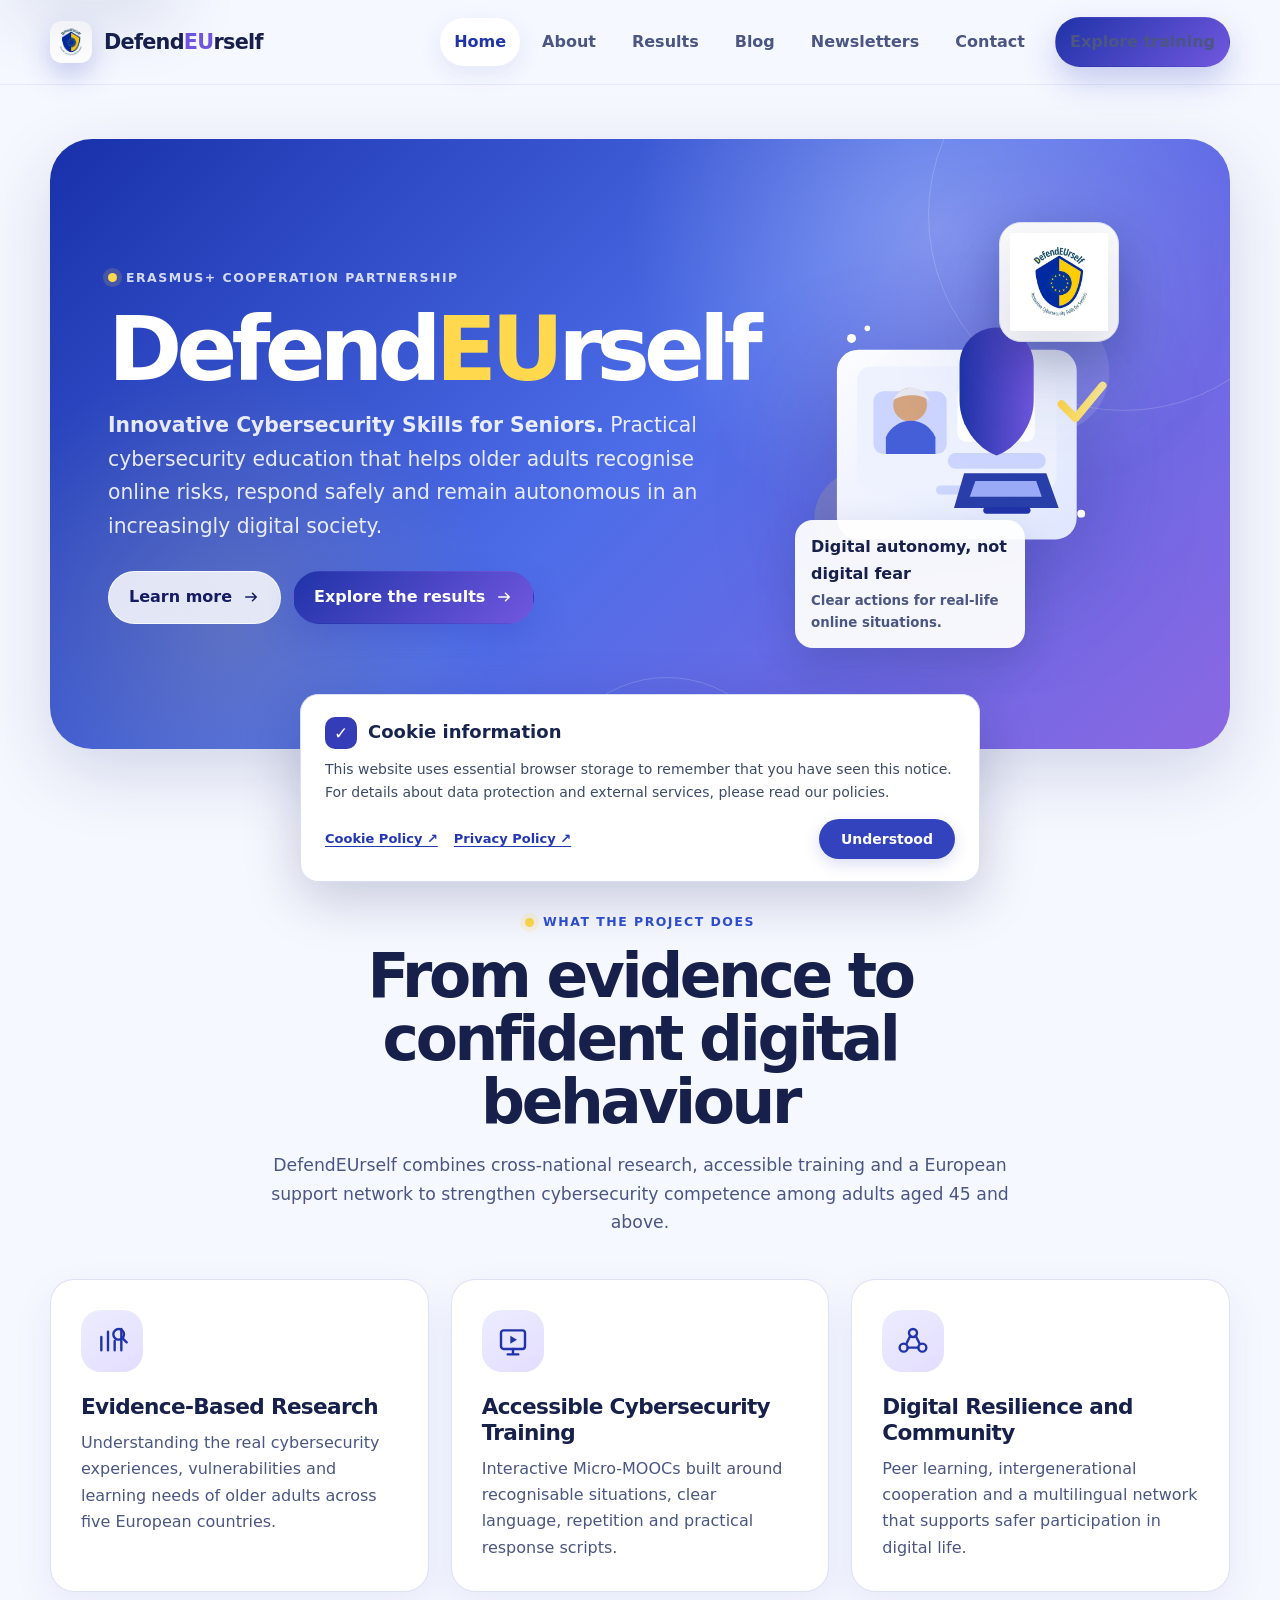
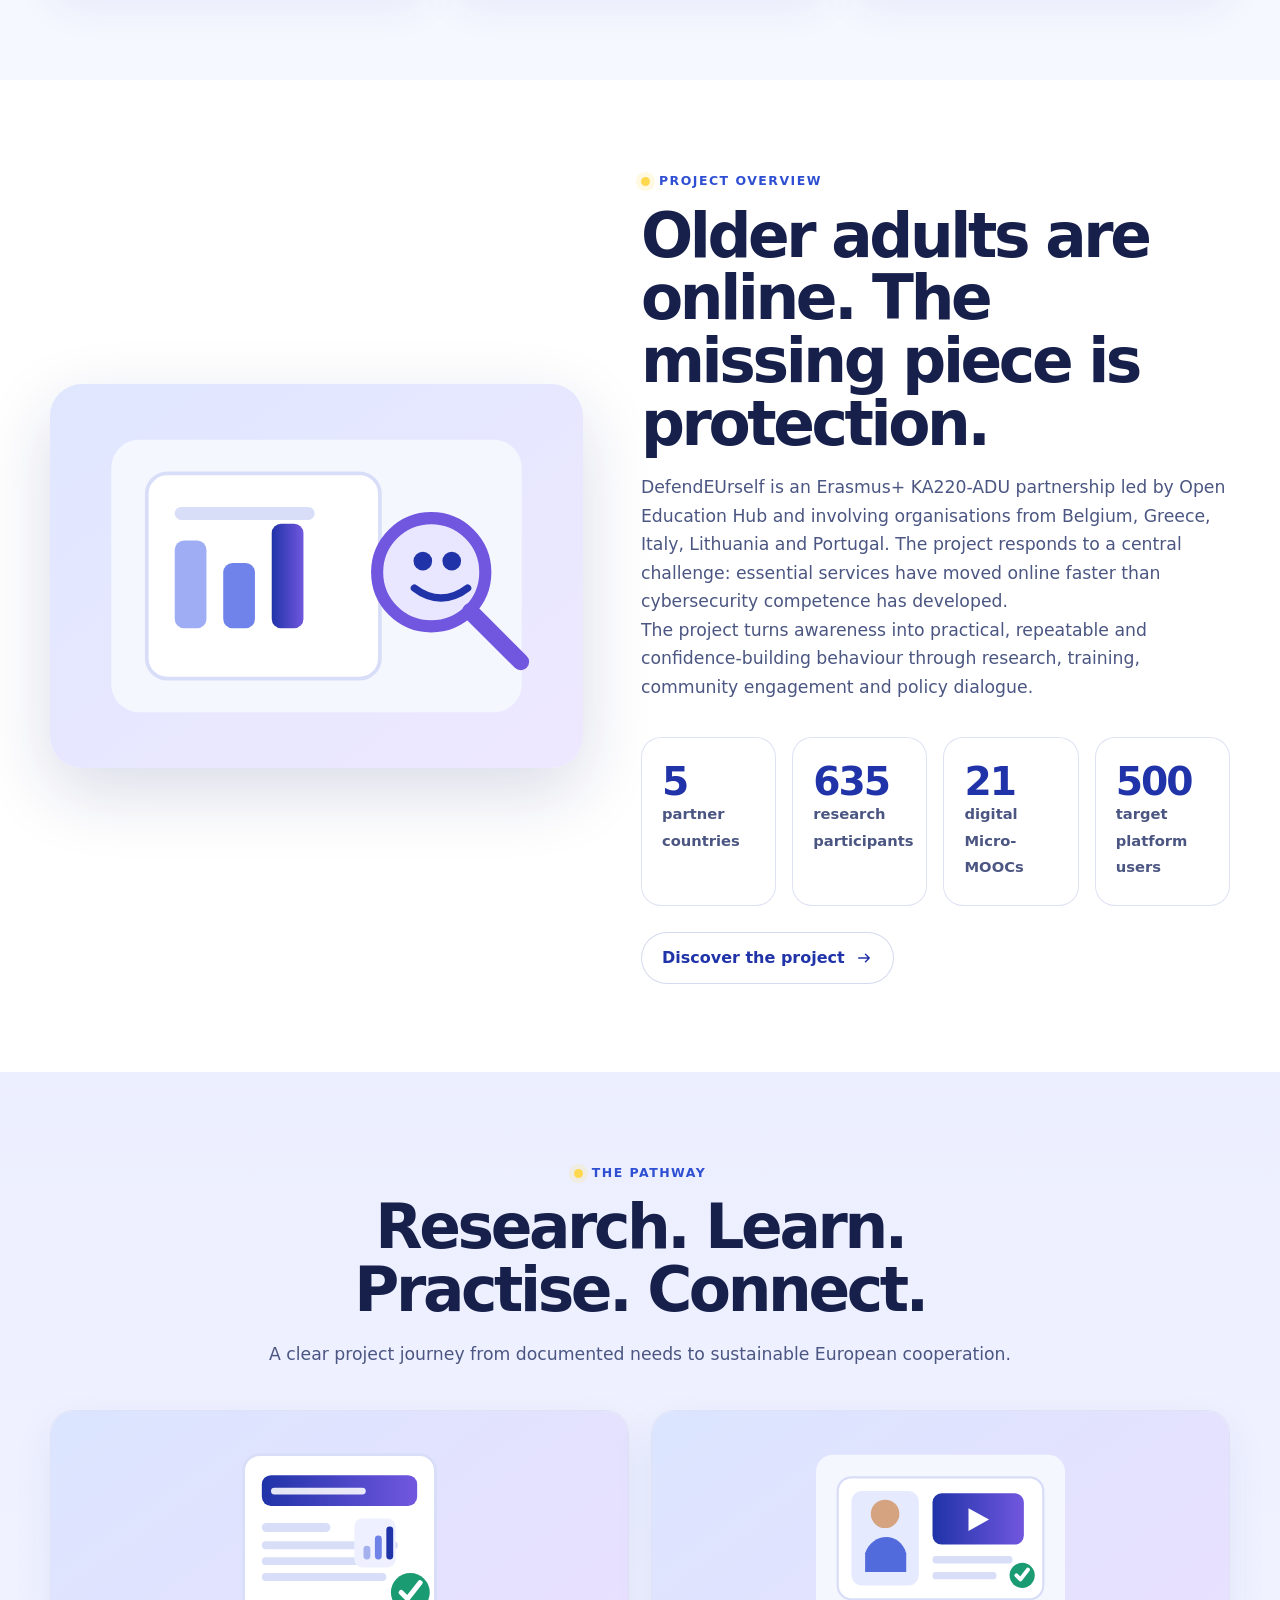
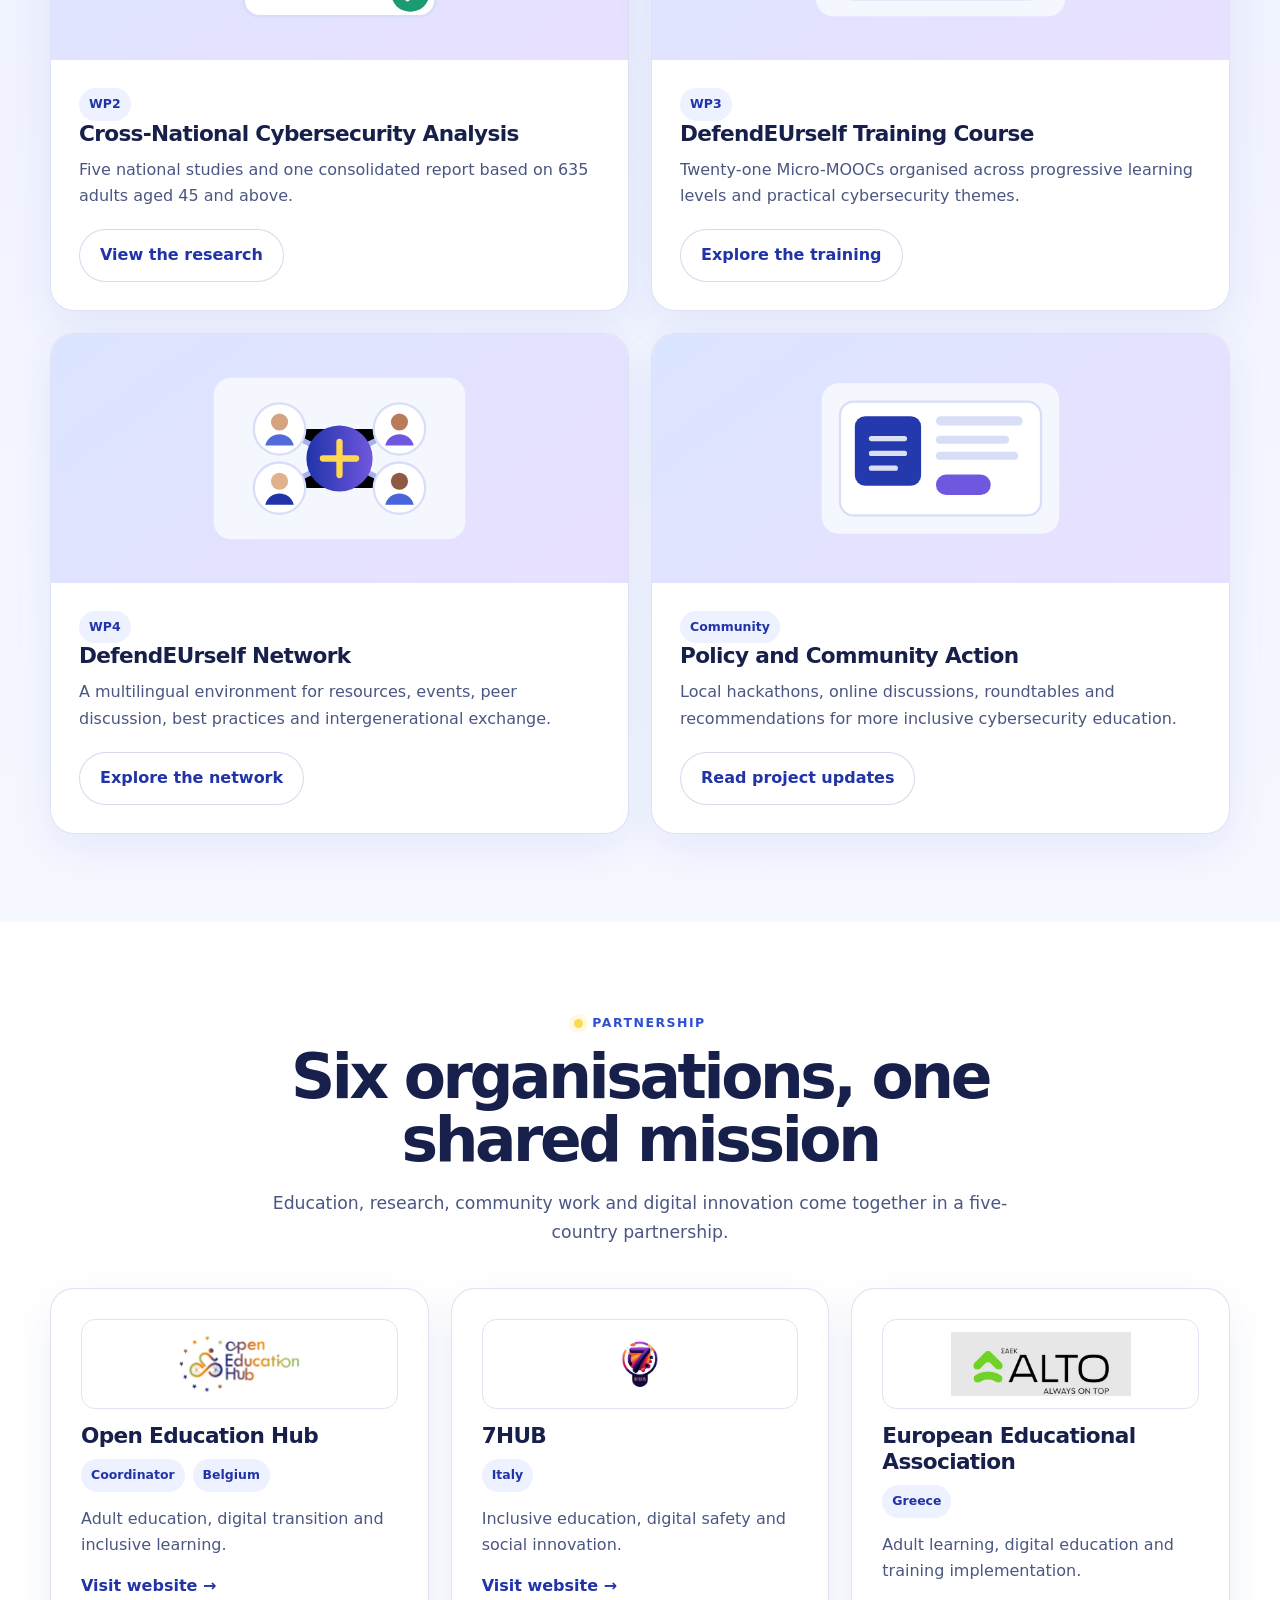
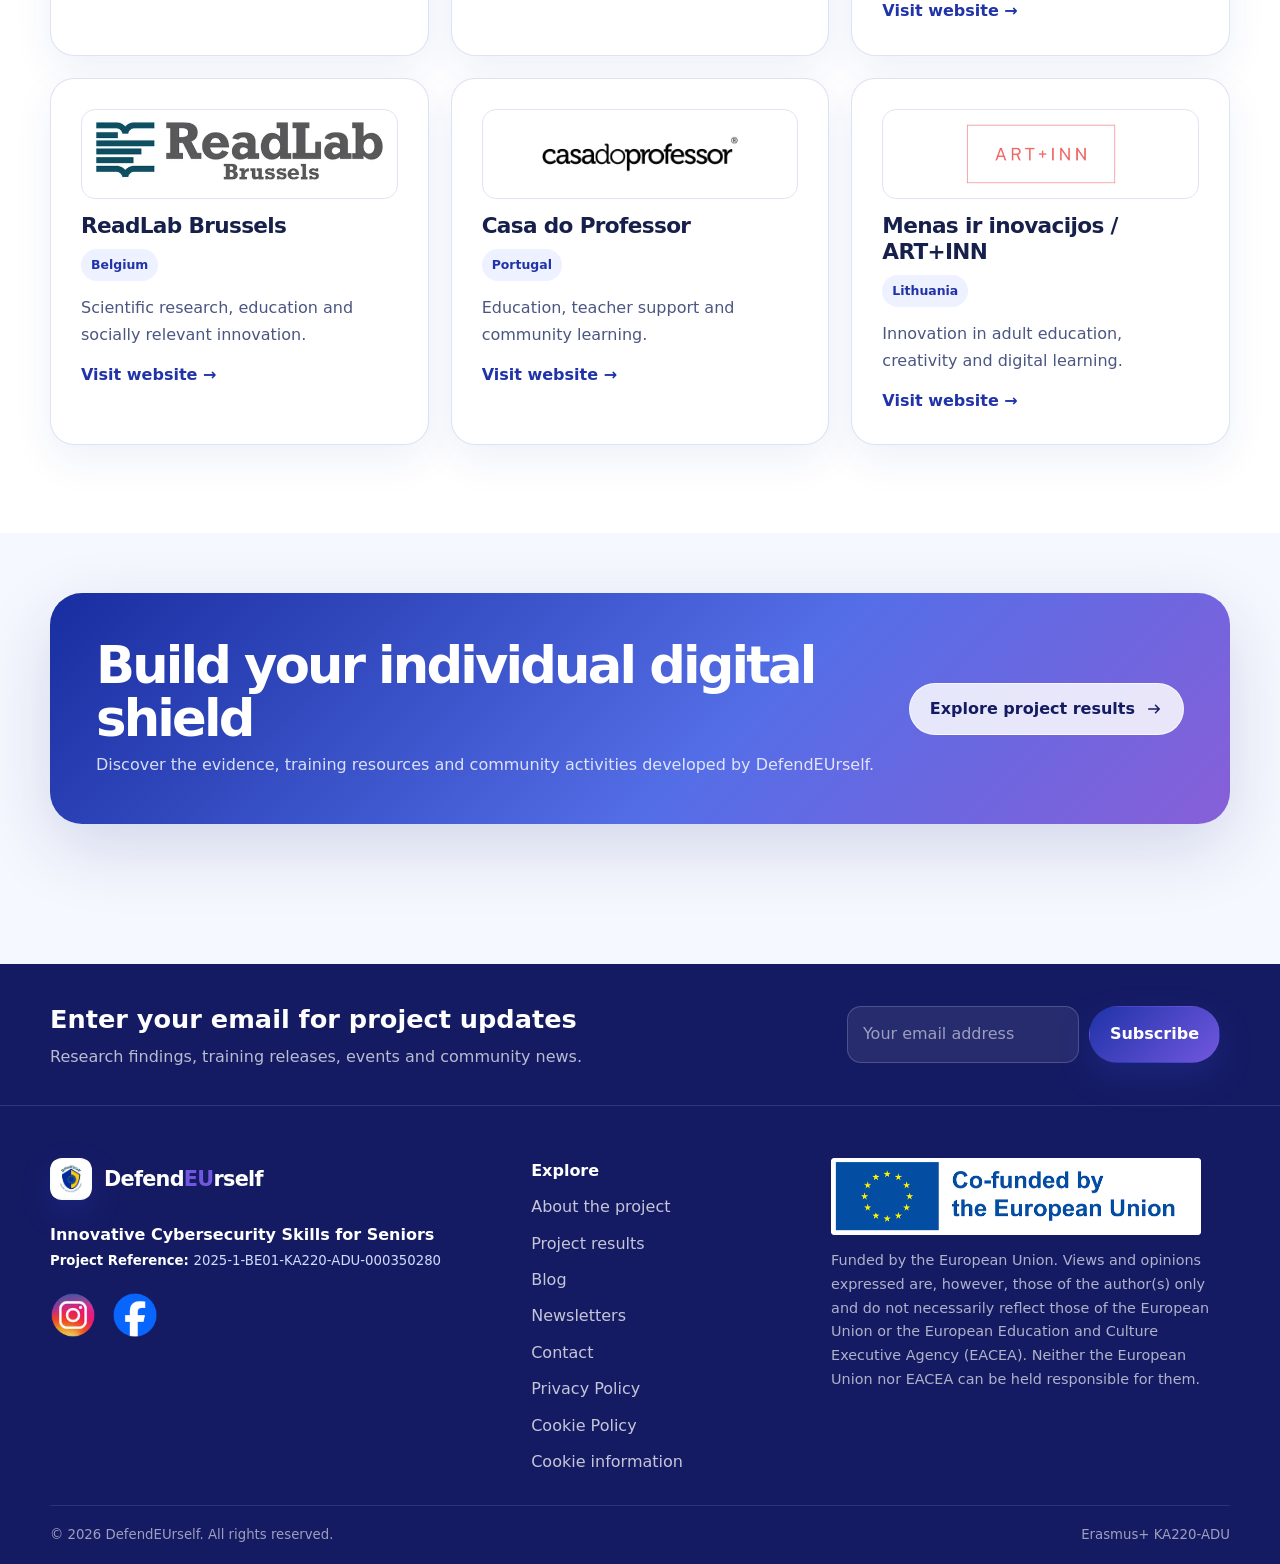
<file: index.html>
<!DOCTYPE html>

<html lang="en">
<head>
<meta charset="utf-8"/>
<meta content="width=device-width, initial-scale=1" name="viewport"/>
<meta content="DefendEUrself develops practical cybersecurity skills and digital autonomy for adults aged 45 and above." name="description"/>
<meta content="#2033a8" name="theme-color"/>
<title>Home | DefendEUrself</title>
<link href="assets/css/styles.css" rel="stylesheet"/>
<style>
/* Site enhancements, scoped to official logos and new content. Existing site stylesheet remains untouched. */
.brand-mark.brand-official{width:42px;height:42px;min-width:42px;border-radius:12px;display:grid;place-items:center;background:white;overflow:hidden;padding:2px}
.brand-mark.brand-official img{width:100%;height:100%;object-fit:contain;display:block}
.site-footer .brand-mark.brand-official{background:rgba(255,255,255,.98)}
.partner-logo.partner-official{display:flex;align-items:center;justify-content:center;width:100%;height:90px;padding:12px;background:#fff;border:1px solid #e0e5f3;border-radius:14px;overflow:hidden}
.partner-logo.partner-official img{width:100%;height:100%;object-fit:contain}
.hero-art{position:relative}
.hero-project-logo{position:absolute;right:23px;top:18px;width:120px;height:120px;background:#fff;border:1px solid #e0e6f6;border-radius:22px;padding:10px;box-shadow:0 16px 42px rgba(9,22,74,.22);z-index:2}
.hero-project-logo img{width:100%;height:100%;object-fit:contain}
.page-hero .container,.page-hero-panel{position:relative}
.page-project-logo{display:block;object-fit:contain;position:absolute;right:20px;top:0;width:164px;height:164px;padding:12px;background:#fff;border-radius:20px;box-shadow:0 12px 36px rgba(0,0,0,.12)}
.page-hero:has(.page-project-logo) h1,.page-hero:has(.page-project-logo) p{max-width:calc(100% - 210px)}
.site-social{display:flex;align-items:center;flex-wrap:wrap;gap:10px;margin-top:12px}
.site-social a{display:inline-flex;text-decoration:none;font-size:.86rem;align-items:center;gap:6px;border-radius:10px;padding:7px 10px;background:rgba(255,255,255,.1);color:#fff;font-weight:700}
.site-social a:hover{background:rgba(255,255,255,.2)}
.site-footer .site-social{margin-top:18px}
/* Results and course-specific reusable elements */
.results-section,.course-section{padding:76px 0}
.results-section.tinted,.course-section.tinted{background:#f3f6ff}
.results-section .section-header,.course-section .section-header{max-width:840px}
.results-section h2,.course-section h2{font-family:Manrope,'DM Sans',sans-serif;letter-spacing:-.035em;color:#19265a}
.rk-grid{display:grid;grid-template-columns:repeat(3,minmax(0,1fr));gap:22px}
.rk-grid.five{grid-template-columns:repeat(3,minmax(0,1fr))}
.rk-card{background:white;border:1px solid #dfe6f2;border-radius:23px;padding:28px;box-shadow:0 10px 30px rgba(29,45,105,.045);display:flex;flex-direction:column;gap:13px;min-width:0;transition:transform .2s,border-color .2s,box-shadow .2s}
.rk-card:hover{transform:translateY(-3px);box-shadow:0 15px 36px rgba(29,45,105,.10);border-color:#b2c2fa}
.rk-card h3{margin:0;color:#1c2a65;font-size:1.28rem}
.rk-card p{margin:0;color:#5c6981;font-size:.93rem}
.rk-card .tag{align-self:start}
.rk-icon{width:56px;height:56px;display:grid;place-items:center;border-radius:16px;font-size:1.6rem;background:#eef1ff}
.rk-links{display:flex;flex-wrap:wrap;align-items:center;gap:9px;margin-top:auto;padding-top:12px}
.rk-button{display:inline-flex;align-items:center;justify-content:center;gap:7px;border-radius:11px;border:1px solid #cdd8f8;padding:9px 13px;background:#f2f5ff;text-decoration:none;font-weight:750;font-size:.84rem;color:#2440a8;line-height:1.35}
.rk-button:hover{background:#e4ebff;border-color:#9baded}
.rk-button.dark{background:#2337a8;border-color:#2337a8;color:white}
.rk-chip{display:inline-flex;border-radius:30px;background:#e8eeff;color:#2441a8;padding:6px 11px;font-size:.74rem;font-weight:800}
.rk-report-flag{font-size:1.8rem;line-height:1}
.rk-heading-row{display:flex;align-items:center;gap:14px}
.rk-language-grid{display:grid;grid-template-columns:repeat(4,minmax(0,1fr));gap:15px}
.rk-language-grid a{background:white;border:1px solid #dfe6f2;border-radius:18px;padding:23px 15px;display:flex;justify-content:space-between;align-items:center;gap:10px;text-decoration:none;color:#172b75;font-weight:800;box-shadow:0 7px 22px rgba(20,35,95,.04)}
.rk-language-grid a:hover{border-color:#95a9ef;background:#f8faff;transform:translateY(-2px)}
.rk-level-grid{display:grid;grid-template-columns:repeat(3,minmax(0,1fr));gap:16px;margin:18px 0 30px}
.rk-level{background:#f5f7ff;border:1px solid #dce5fa;border-radius:18px;padding:18px}
.rk-level strong{display:block;color:#172466;font-size:1.12rem;margin:6px 0}
.rk-level p{margin:0;font-size:.86rem}
.rk-lesson-list{margin:12px 0 0;padding:0;list-style:none;display:grid;gap:8px}
.rk-lesson-list a{display:flex;gap:8px;color:#2337a8;text-decoration:none;font-size:.89rem;font-weight:700;line-height:1.4}
.rk-lesson-list a:hover{text-decoration:underline}
.rk-spotlight{display:grid;grid-template-columns:minmax(0,1.2fr) auto;gap:22px;align-items:center;border-radius:22px;padding:34px;background:linear-gradient(120deg,#18256e,#384aca);color:#fff}
.rk-spotlight h2,.rk-spotlight h3{color:#fff;margin:0 0 10px}
.rk-spotlight p{color:#e2e8ff;margin:0}
.rk-spotlight .rk-button{background:#ffdf59;color:#19265d;border-color:#ffdf59}
.rk-hero-logo{display:block;width:min(210px,100%);background:#fff;padding:13px;border-radius:24px;box-shadow:0 18px 42px rgba(9,18,73,.22)}
.rk-hero-logo img{display:block;width:100%;height:auto}
.page-hero .rk-hero-grid{display:grid;grid-template-columns:minmax(0,1fr) 220px;gap:30px;align-items:center}
.page-hero .rk-hero-grid h1,.page-hero .rk-hero-grid p{max-width:unset}
.page-hero .rk-hero-grid .eyebrow{color:#f6f8ff}
.rk-step{display:flex;align-items:center;gap:10px;color:#3552bb;font-weight:800;font-size:.84rem;text-transform:uppercase;letter-spacing:.07em}
.rk-step:before{content:'';width:8px;height:8px;border-radius:50%;background:#ffd84d}
.course-topic{scroll-margin-top:110px}
.course-topic .rk-card{height:100%}
.course-topic .rk-card h3{font-size:1.24rem}
.course-detail{background:white;border:1px solid #dde5f3;border-radius:22px;padding:28px;margin-bottom:22px;scroll-margin-top:110px}
.course-detail h3{margin:0 0 10px}
.course-detail small{color:#67748b}
.course-note{background:#f1f4ff;border-radius:18px;padding:22px;color:#27346e;border-left:4px solid #4257d1}
.course-note p{margin:0;color:#3c4b73}
.rk-pdf-grid{display:grid;grid-template-columns:repeat(2,minmax(0,1fr));gap:20px}
.rk-top{position:fixed;right:24px;bottom:24px;z-index:150;background:#2539b7;color:#fff;border:0;box-shadow:0 12px 33px rgba(13,30,91,.3);border-radius:40px;padding:12px 17px;font-size:.9rem;font-weight:800;cursor:pointer;opacity:0;pointer-events:none;transform:translateY(16px);transition:opacity .2s,transform .2s}
.rk-top.visible{opacity:1;pointer-events:auto;transform:none}
@media(max-width:1000px){.rk-grid,.rk-grid.five{grid-template-columns:repeat(2,minmax(0,1fr))}.rk-language-grid{grid-template-columns:repeat(2,minmax(0,1fr))}}
@media(max-width:760px){.page-project-logo{position:static;width:126px;height:126px;margin:26px 0 0}.page-hero:has(.page-project-logo) h1,.page-hero:has(.page-project-logo) p{max-width:100%}.hero-project-logo{width:86px;height:86px;right:5px;top:5px}.rk-grid,.rk-grid.five,.rk-language-grid,.rk-pdf-grid,.rk-level-grid{grid-template-columns:1fr}.rk-spotlight{grid-template-columns:1fr}.page-hero .rk-hero-grid{grid-template-columns:1fr}.rk-hero-logo{width:130px}.results-section,.course-section{padding:52px 0}}
@media(prefers-reduced-motion:reduce){html{scroll-behavior:auto}.rk-card,.rk-top{transition:none}}
</style><link href="[data-uri]" rel="icon" type="image/webp"/>
<!-- DefendEUrself cookie notice: isolated styles; no existing page styles are changed. -->
<style id="deu-cookie-notice-style">
#deu-cookie-notice { box-sizing:border-box; position:fixed; z-index:2147480000; bottom:18px; left:18px; right:18px; width:min(680px,calc(100% - 36px)); margin:0 auto; padding:22px 24px; background:#fff; color:#17244e; border:1px solid #d9def5; border-radius:18px; box-shadow:0 15px 55px rgba(14,25,76,.22); font-family:inherit; }
#deu-cookie-notice[hidden] { display:none !important; }
#deu-cookie-notice *, #deu-cookie-notice *::before, #deu-cookie-notice *::after { box-sizing:border-box; }
#deu-cookie-notice .deu-cookie-head { display:flex; align-items:center; gap:11px; margin-bottom:9px; }
#deu-cookie-notice .deu-cookie-shield { width:32px; height:32px; display:grid; place-items:center; border-radius:10px; color:#fff; background:#343cb8; flex:none; font-size:17px; }
#deu-cookie-notice h2 { font-family:inherit; font-size:18px; font-weight:750; line-height:1.35; margin:0; color:#17244e; }
#deu-cookie-notice p { font-size:14px; line-height:1.65; margin:0 0 15px; color:#3d4a68; }
#deu-cookie-notice .deu-cookie-actions { display:flex; gap:10px; justify-content:space-between; flex-wrap:wrap; align-items:center; }
#deu-cookie-notice .deu-cookie-links { display:flex; flex-wrap:wrap; gap:9px 16px; }
#deu-cookie-notice a { color:#2336b3; text-decoration:underline; text-underline-offset:3px; font-weight:600; font-size:13px; }
#deu-cookie-notice .deu-cookie-ok { appearance:none; border:0; border-radius:999px; background:#3342bd; color:#fff; padding:11px 22px; font-family:inherit; font-size:14px; line-height:1.3; font-weight:700; cursor:pointer; box-shadow:0 5px 15px rgba(51,66,189,.18); }
#deu-cookie-notice .deu-cookie-ok:hover { background:#243195; }
#deu-cookie-notice a:focus-visible,#deu-cookie-notice button:focus-visible,.deu-cookie-reopen:focus-visible { outline:3px solid #f5bd19; outline-offset:3px; }
@media(max-width:480px){ #deu-cookie-notice{bottom:12px;left:12px;right:12px;width:calc(100% - 24px);padding:17px;} #deu-cookie-notice .deu-cookie-actions{align-items:stretch; flex-direction:column;} #deu-cookie-notice .deu-cookie-ok{width:100%;} }
</style>

<style id="def-footer-only-fix">
/* Scoped to the footer; no changes to other site components. */
.site-footer .def-footer-project-title{font-size:1rem;font-weight:650;line-height:1.45;color:#fff;margin:17px 0 5px;max-width:420px}
.site-footer .def-footer-project-ref{font-size:.83rem;color:#d4ddfc;line-height:1.55;margin:0 0 20px;max-width:420px;overflow-wrap:anywhere}
.site-footer .def-footer-project-ref strong{color:#fff;font-weight:650}
.site-footer .def-footer-icons{display:flex;gap:16px;align-items:center;justify-content:flex-start;margin-top:16px}
.site-footer .def-footer-icons a{box-sizing:border-box;display:flex;align-items:center;justify-content:center;width:46px;height:46px;min-width:46px;min-height:46px;padding:0;margin:0;border:0;box-shadow:none;border-radius:50%;background:transparent;text-decoration:none;overflow:visible;transition:transform .2s ease}
.site-footer .def-footer-icons a:hover{transform:translateY(-2px)}
.site-footer .def-footer-icons a:focus-visible{outline:3px solid #ffd84d;outline-offset:4px}
.site-footer .def-footer-icons a img{box-sizing:border-box;display:block;object-fit:contain;width:44px;height:44px;max-width:44px;max-height:44px;flex:none}
.site-footer .funding-lockup.def-footer-funding{display:block;width:100%;margin:0;padding:0;background:transparent;border:0}
.site-footer .funding-lockup.def-footer-funding img{display:block;object-fit:contain;width:min(100%,370px);height:auto;max-width:100%;background:#fff;border-radius:4px}
@media(max-width:640px){.site-footer .def-footer-funding img{width:min(100%,350px)}}
@media(prefers-reduced-motion:reduce){.site-footer .def-footer-icons a{transition:none}}
</style>
</head>
<body>
<a class="skip-link" href="#main-content">Skip to content</a>
<header class="site-header">
<div class="container nav-wrap">
<a aria-label="DefendEUrself home" class="brand" href="index.html">
<span class="brand-mark brand-official"><img alt="" height="42" src="[data-uri]" width="42"/></span>
<span>Defend<span class="eu">EU</span>rself</span>
</a>
<nav aria-label="Primary navigation" class="site-nav">
<a aria-current="page" href="index.html">Home</a><a href="about.html">About</a><a href="results.html">Results</a><a href="blog.html">Blog</a><a href="newsletters.html">Newsletters</a><a href="contact.html">Contact</a>
<a class="button button-primary nav-cta" href="course.html">Explore training</a>
</nav>
<button aria-expanded="false" aria-label="Open navigation menu" class="mobile-menu-button"></button>
</div>
</header>
<main id="main-content">
<section class="hero">
<div class="container">
<div class="hero-panel">
<div class="hero-grid">
<div class="hero-copy">
<div class="eyebrow"><span class="eyebrow-dot"></span>Erasmus+ cooperation partnership</div>
<h1>Defend<span>EU</span>rself</h1>
<p><strong>Innovative Cybersecurity Skills for Seniors.</strong> Practical cybersecurity education that helps older adults recognise online risks, respond safely and remain autonomous in an increasingly digital society.</p>
<div class="hero-actions">
<a class="button button-secondary" href="about.html">Learn more <svg aria-hidden="true" viewbox="0 0 24 24"><path d="M5 12h14m-5-5 5 5-5 5" fill="none" stroke="currentColor" stroke-linecap="round" stroke-linejoin="round" stroke-width="2"></path></svg></a>
<a class="button button-primary" href="results.html">Explore the results <svg aria-hidden="true" viewbox="0 0 24 24"><path d="M5 12h14m-5-5 5 5-5 5" fill="none" stroke="currentColor" stroke-linecap="round" stroke-linejoin="round" stroke-width="2"></path></svg></a>
</div>
</div>
<div class="hero-art">
<img alt="Older adult using a laptop protected by a digital shield" src="assets/img/hero-illustration.svg"/>
<div class="hero-badge">Digital autonomy, not digital fear<small>Clear actions for real-life online situations.</small></div>
<div class="hero-project-logo"><img alt="Official DefendEUrself logo" src="[data-uri]"/></div></div>
</div>
</div>
</div>
</section>
<section class="section">
<div class="container">
<div class="section-header center reveal">
<div class="eyebrow"><span class="eyebrow-dot"></span>What the project does</div>
<h2>From evidence to confident digital behaviour</h2>
<p>DefendEUrself combines cross-national research, accessible training and a European support network to strengthen cybersecurity competence among adults aged 45 and above.</p>
</div>
<div class="pillar-grid">
<article class="pillar-card reveal"><div class="card-icon"><svg aria-hidden="true" viewbox="0 0 24 24"><path d="M4 19V9m5 10V5m5 14v-7m5 7V3" fill="none" stroke="currentColor" stroke-linecap="round" stroke-width="1.8"></path><circle cx="17" cy="7" fill="none" r="4" stroke="currentColor" stroke-width="1.8"></circle><path d="m20 10 3 3" stroke="currentColor" stroke-linecap="round" stroke-width="1.8"></path></svg></div><h3>Evidence-Based Research</h3><p>Understanding the real cybersecurity experiences, vulnerabilities and learning needs of older adults across five European countries.</p></article>
<article class="pillar-card reveal"><div class="card-icon"><svg aria-hidden="true" viewbox="0 0 24 24"><rect fill="none" height="14" rx="2" stroke="currentColor" stroke-width="1.8" width="18" x="3" y="4"></rect><path d="m10 8 5 3-5 3z" fill="currentColor"></path><path d="M8 22h8M12 18v4" stroke="currentColor" stroke-linecap="round" stroke-width="1.8"></path></svg></div><h3>Accessible Cybersecurity Training</h3><p>Interactive Micro-MOOCs built around recognisable situations, clear language, repetition and practical response scripts.</p></article>
<article class="pillar-card reveal"><div class="card-icon"><svg aria-hidden="true" viewbox="0 0 24 24"><circle cx="12" cy="6" fill="none" r="3" stroke="currentColor" stroke-width="1.8"></circle><circle cx="5" cy="17" fill="none" r="3" stroke="currentColor" stroke-width="1.8"></circle><circle cx="19" cy="17" fill="none" r="3" stroke="currentColor" stroke-width="1.8"></circle><path d="m10 8-3 6m7-6 3 6M8 17h8" fill="none" stroke="currentColor" stroke-linecap="round" stroke-width="1.8"></path></svg></div><h3>Digital Resilience and Community</h3><p>Peer learning, intergenerational cooperation and a multilingual network that supports safer participation in digital life.</p></article>
</div>
</div>
</section>
<section class="section section-alt">
<div class="container split">
<div class="split-art reveal"><img alt="Illustration of survey research and analysis" src="assets/img/research.svg"/></div>
<div class="split-content reveal">
<div class="eyebrow"><span class="eyebrow-dot"></span>Project overview</div>
<h2>Older adults are online. The missing piece is protection.</h2>
<p>DefendEUrself is an Erasmus+ KA220-ADU partnership led by Open Education Hub and involving organisations from Belgium, Greece, Italy, Lithuania and Portugal. The project responds to a central challenge: essential services have moved online faster than cybersecurity competence has developed.</p>
<p>The project turns awareness into practical, repeatable and confidence-building behaviour through research, training, community engagement and policy dialogue.</p>
<div class="stats-grid">
<div class="stat"><strong data-counter="5">0</strong><span>partner countries</span></div>
<div class="stat"><strong data-counter="635">0</strong><span>research participants</span></div>
<div class="stat"><strong data-counter="21">0</strong><span>digital Micro-MOOCs</span></div>
<div class="stat"><strong data-counter="500">0</strong><span>target platform users</span></div>
</div>
<div style="margin-top:26px"><a class="button button-ghost" href="about.html">Discover the project <svg aria-hidden="true" viewbox="0 0 24 24"><path d="M5 12h14m-5-5 5 5-5 5" fill="none" stroke="currentColor" stroke-linecap="round" stroke-linejoin="round" stroke-width="2"></path></svg></a></div>
</div>
</div>
</section>
<section class="section section-gradient">
<div class="container">
<div class="section-header center reveal"><div class="eyebrow"><span class="eyebrow-dot"></span>The pathway</div><h2>Research. Learn. Practise. Connect.</h2><p>A clear project journey from documented needs to sustainable European cooperation.</p></div>
<div class="result-grid">
<article class="result-card reveal"><div class="result-visual"><img alt="International report illustration" src="assets/img/report.svg"/></div><div class="result-body"><span class="tag">WP2</span><h3>Cross-National Cybersecurity Analysis</h3><p>Five national studies and one consolidated report based on 635 adults aged 45 and above.</p><a class="button button-ghost" href="results.html#report">View the research</a></div></article>
<article class="result-card reveal"><div class="result-visual"><img alt="Online training illustration" src="assets/img/training.svg"/></div><div class="result-body"><span class="tag">WP3</span><h3>DefendEUrself Training Course</h3><p>Twenty-one Micro-MOOCs organised across progressive learning levels and practical cybersecurity themes.</p><a class="button button-ghost" href="results.html#training">Explore the training</a></div></article>
<article class="result-card reveal"><div class="result-visual"><img alt="European network illustration" src="assets/img/network.svg"/></div><div class="result-body"><span class="tag">WP4</span><h3>DefendEUrself Network</h3><p>A multilingual environment for resources, events, peer discussion, best practices and intergenerational exchange.</p><a class="button button-ghost" href="results.html#network">Explore the network</a></div></article>
<article class="result-card reveal"><div class="result-visual"><img alt="Project communication illustration" src="assets/img/newsletter.svg"/></div><div class="result-body"><span class="tag">Community</span><h3>Policy and Community Action</h3><p>Local hackathons, online discussions, roundtables and recommendations for more inclusive cybersecurity education.</p><a class="button button-ghost" href="blog.html">Read project updates</a></div></article>
</div>
</div>
</section>
<section class="section section-alt">
<div class="container">
<div class="section-header center reveal"><div class="eyebrow"><span class="eyebrow-dot"></span>Partnership</div><h2>Six organisations, one shared mission</h2><p>Education, research, community work and digital innovation come together in a five-country partnership.</p></div>
<div class="partner-grid">
<article class="partner-card reveal"><div class="partner-logo partner-official"><img alt="Logo Open Education Hub" src="[data-uri]"/></div><div><h3>Open Education Hub</h3><div class="partner-meta"><span class="tag">Coordinator</span><span class="tag">Belgium</span></div></div><p>Adult education, digital transition and inclusive learning.</p><a href="https://openeducationhub.eu/" rel="noopener" target="_blank">Visit website →</a></article>
<article class="partner-card reveal"><div class="partner-logo partner-official"><img alt="Logo 7HUB" src="[data-uri]"/></div><div><h3>7HUB</h3><div class="partner-meta"><span class="tag">Italy</span></div></div><p>Inclusive education, digital safety and social innovation.</p><a href="https://www.7hub.eu/" rel="noopener" target="_blank">Visit website →</a></article>
<article class="partner-card reveal"><div class="partner-logo partner-official"><img alt="Logo European Educational Association" src="[data-uri]"/></div><div><h3>European Educational Association</h3><div class="partner-meta"><span class="tag">Greece</span></div></div><p>Adult learning, digital education and training implementation.</p><a href="https://iekalto.gr/" rel="noopener" target="_blank">Visit website →</a></article>
<article class="partner-card reveal"><div class="partner-logo partner-official"><img alt="Logo ReadLab Brussels" src="[data-uri]"/></div><div><h3>ReadLab Brussels</h3><div class="partner-meta"><span class="tag">Belgium</span></div></div><p>Scientific research, education and socially relevant innovation.</p><a href="https://brussels.read-lab.eu/" rel="noopener" target="_blank">Visit website →</a></article>
<article class="partner-card reveal"><div class="partner-logo partner-official"><img alt="Logo Casa do Professor" src="[data-uri]"/></div><div><h3>Casa do Professor</h3><div class="partner-meta"><span class="tag">Portugal</span></div></div><p>Education, teacher support and community learning.</p><a href="https://www.casadoprofessor.pt/" rel="noopener" target="_blank">Visit website →</a></article>
<article class="partner-card reveal"><div class="partner-logo partner-official"><img alt="Logo Menas ir inovacijos / ART+INN" src="[data-uri]"/></div><div><h3>Menas ir inovacijos / ART+INN</h3><div class="partner-meta"><span class="tag">Lithuania</span></div></div><p>Innovation in adult education, creativity and digital learning.</p><a href="https://www.art-inn.org/" rel="noopener" target="_blank">Visit website →</a></article>
</div>
</div>
</section>
<section class="section-sm">
<div class="container cta-panel reveal"><div><h2>Build your individual digital shield</h2><p>Discover the evidence, training resources and community activities developed by DefendEUrself.</p></div><a class="button button-secondary" href="results.html">Explore project results <svg aria-hidden="true" viewbox="0 0 24 24"><path d="M5 12h14m-5-5 5 5-5 5" fill="none" stroke="currentColor" stroke-linecap="round" stroke-linejoin="round" stroke-width="2"></path></svg></a></div>
</section>
</main>
<footer class="site-footer">
<div class="newsletter-strip">
<div class="container newsletter-inline">
<div>
<h2>Enter your email for project updates</h2>
<p>Research findings, training releases, events and community news.</p>
</div>
<form class="newsletter-form" data-demo-form="" data-success="Thank you. You are on the project update list for this demo.">
<label class="sr-only" for="footer-email">Email address</label>
<input id="footer-email" placeholder="Your email address" required="" type="email"/>
<button class="button button-primary" type="submit">Subscribe</button>
<span aria-live="polite" class="form-status"></span>
</form>
</div>
</div>
<div class="footer-main">
<div class="container footer-grid">
<div class="footer-brand"><a class="brand" href="index.html"><span class="brand-mark brand-official"><img alt="" height="42" src="[data-uri]" width="42"/></span><span>Defend<span class="eu">EU</span>rself</span></a><p class="def-footer-project-title">Innovative Cybersecurity Skills for Seniors</p><p class="def-footer-project-ref"><strong>Project Reference: </strong>2025-1-BE01-KA220-ADU-000350280</p><div aria-label="DefendEUrself social media" class="def-footer-icons"><a aria-label="Visit DefendEUrself on Instagram" href="https://www.instagram.com/defendeurself.project/" rel="noopener noreferrer" target="_blank"><img alt="" aria-hidden="true" height="44" loading="lazy" src="[data-uri]" width="44"/></a><a aria-label="Visit DefendEUrself on Facebook" href="https://www.facebook.com/profile.php?id=61583153321765" rel="noopener noreferrer" target="_blank"><img alt="" aria-hidden="true" height="44" loading="lazy" src="[data-uri]" width="44"/></a></div></div>
<div class="footer-links">
<strong>Explore</strong>
<a href="about.html">About the project</a>
<a href="results.html">Project results</a>
<a href="blog.html">Blog</a>
<a href="newsletters.html">Newsletters</a>
<a href="contact.html">Contact</a>
<a href="https://drive.google.com/file/d/1LmndwA52XreIHmTqpKWVuQ_9V2-LKDGW/view?usp=drive_link" rel="noopener noreferrer" target="_blank">Privacy Policy</a>
<a href="https://drive.google.com/file/d/1uKuZpL2EGDIl8XXr5-HZQHpkTVfG1H8k/view?usp=drive_link" rel="noopener noreferrer" target="_blank">Cookie Policy</a>
<a class="deu-cookie-reopen" href="#deu-cookie-notice">Cookie information</a>
</div>
<div>
<div class="funding-lockup def-footer-funding"><img alt="Co-funded by the European Union" height="148" loading="lazy" src="[data-uri]" width="712"/></div>
<p class="footer-disclaimer">Funded by the European Union. Views and opinions expressed are, however, those of the author(s) only and do not necessarily reflect those of the European Union or the European Education and Culture Executive Agency (EACEA). Neither the European Union nor EACEA can be held responsible for them.</p>
</div>
</div>
</div>
<div class="container footer-bottom">
<span>© <span data-current-year=""></span> DefendEUrself. All rights reserved.</span>
<span>Erasmus+ KA220-ADU</span>
</div>
</footer>
<script src="assets/js/main.js"></script>
<!-- Informed acknowledgement of essential storage only. No consent to optional tracking is requested. -->
<section aria-labelledby="deu-cookie-title" hidden="" id="deu-cookie-notice" role="region">
<div class="deu-cookie-head"><span aria-hidden="true" class="deu-cookie-shield">✓</span><h2 id="deu-cookie-title">Cookie information</h2></div>
<p>This website uses essential browser storage to remember that you have seen this notice. For details about data protection and external services, please read our policies.</p>
<div class="deu-cookie-actions">
<div class="deu-cookie-links"><a href="https://drive.google.com/file/d/1uKuZpL2EGDIl8XXr5-HZQHpkTVfG1H8k/view?usp=drive_link" rel="noopener noreferrer" target="_blank">Cookie Policy ↗</a><a href="https://drive.google.com/file/d/1LmndwA52XreIHmTqpKWVuQ_9V2-LKDGW/view?usp=drive_link" rel="noopener noreferrer" target="_blank">Privacy Policy ↗</a></div>
<button class="deu-cookie-ok" id="deu-cookie-dismiss" type="button">Understood</button>
</div>
</section>
<script id="deu-cookie-notice-script">
(function () {
  'use strict';
  var KEY = 'defendeurself.cookie_notice_seen.v1';
  var DAYS = 180;
  var notice = document.getElementById('deu-cookie-notice');
  var dismiss = document.getElementById('deu-cookie-dismiss');
  if (!notice || !dismiss) return;
  function wasAcknowledged() {
    try {
      var date = Number(window.localStorage.getItem(KEY));
      return date > 0 && (Date.now() - date) < DAYS*86400000;
    } catch (e) { return false; }
  }
  function showNotice(shouldFocus) {
    notice.hidden = false;
    if (shouldFocus) dismiss.focus();
  }
  function hideNotice() {
    notice.hidden = true;
    try { window.localStorage.setItem(KEY, String(Date.now())); } catch (e) { /* visitors can still dismiss without browser storage */ }
  }
  dismiss.addEventListener('click', hideNotice);
  document.querySelectorAll('.deu-cookie-reopen').forEach(function(link) {
    link.addEventListener('click', function (event) {
      event.preventDefault();
      showNotice(true);
    });
  });
  window.addEventListener('storage', function (event) {
    if (event.key === KEY && wasAcknowledged()) notice.hidden = true;
  });
  if (!wasAcknowledged()) showNotice(false);
})();
</script>
</body>
</html>
</file>
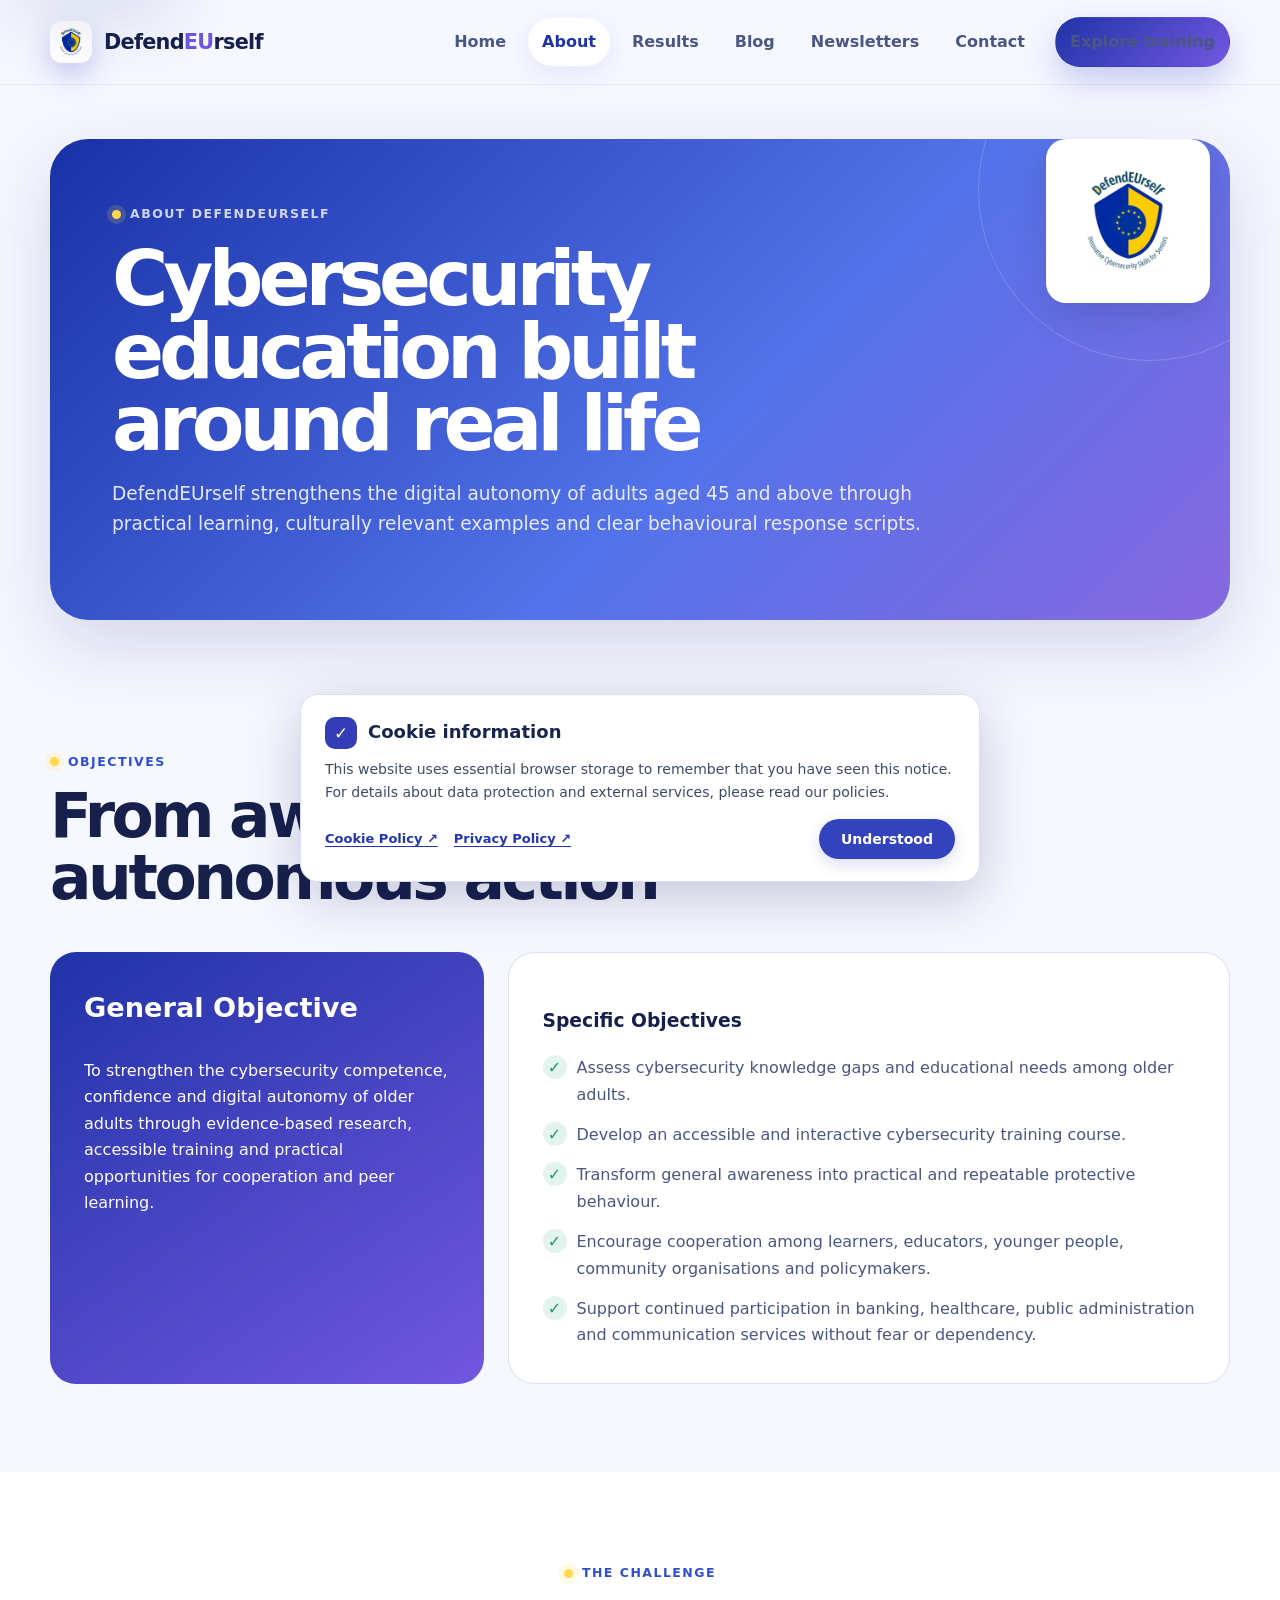
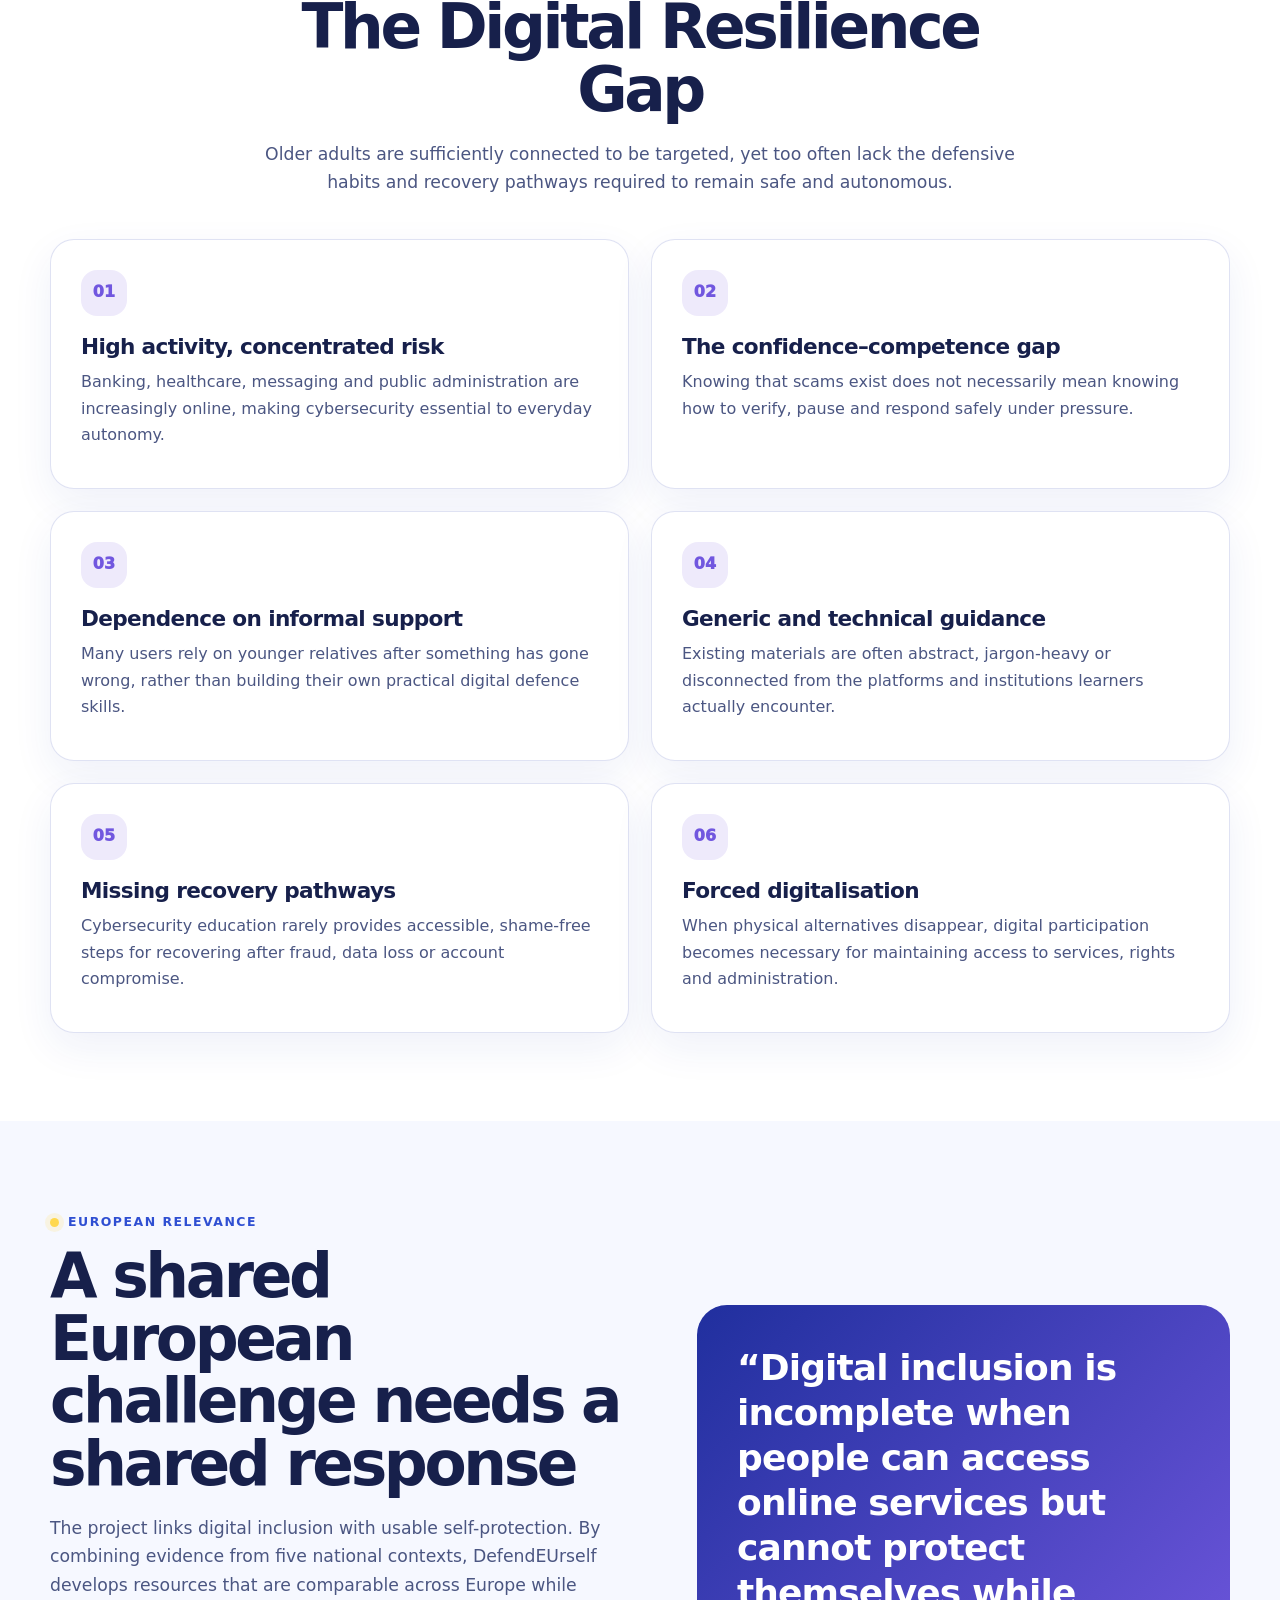
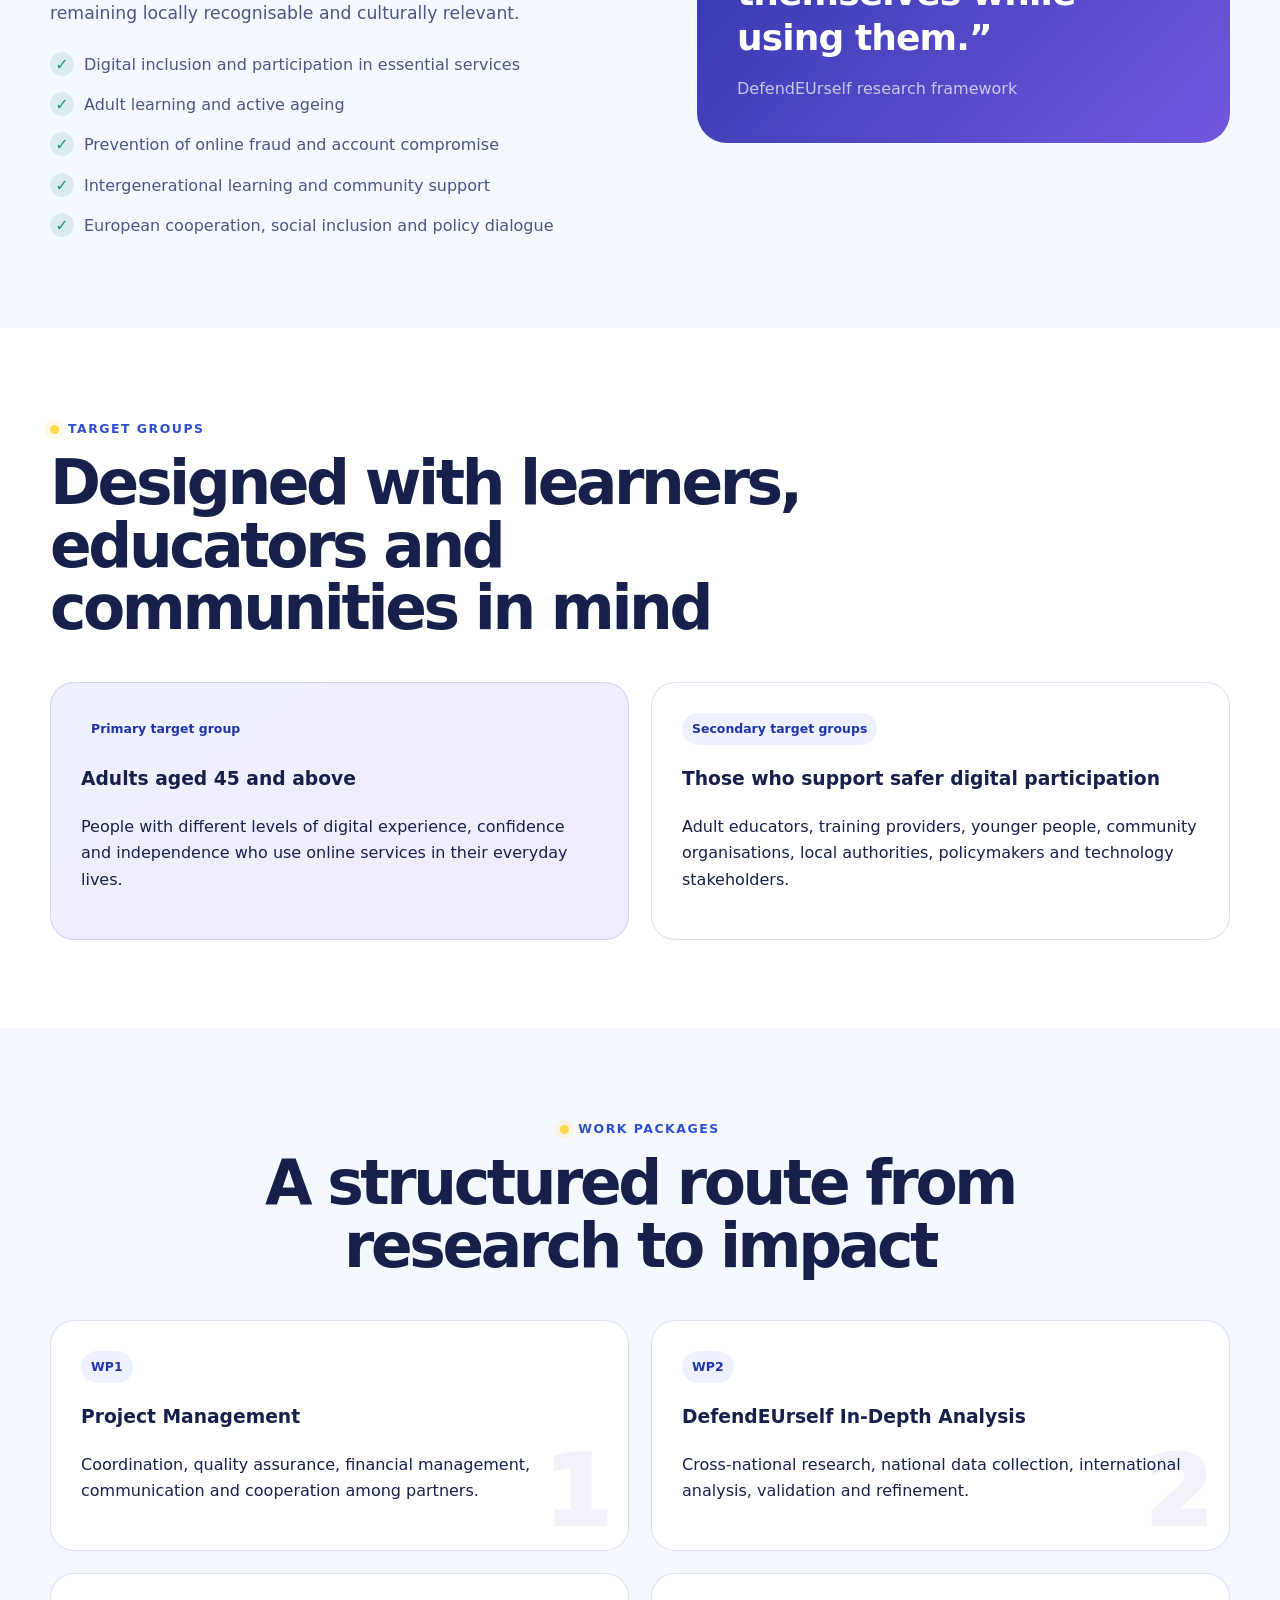
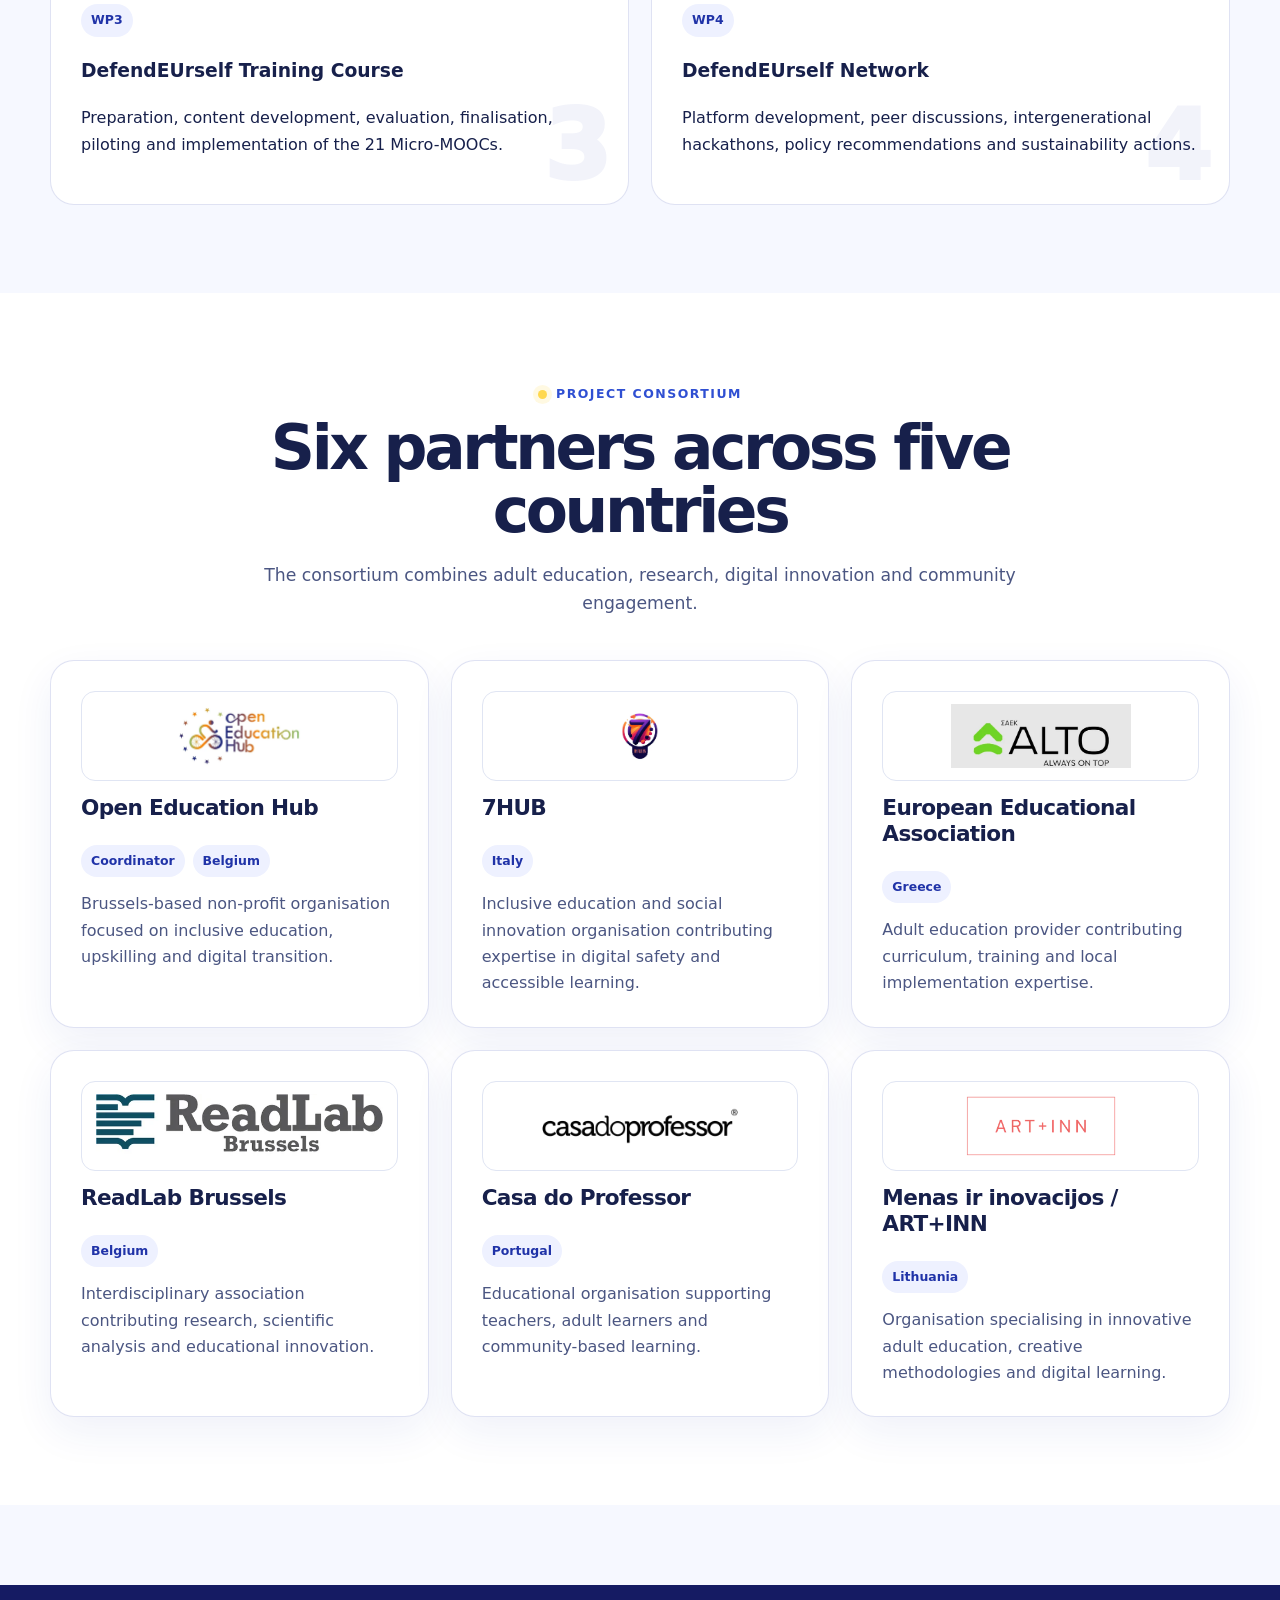
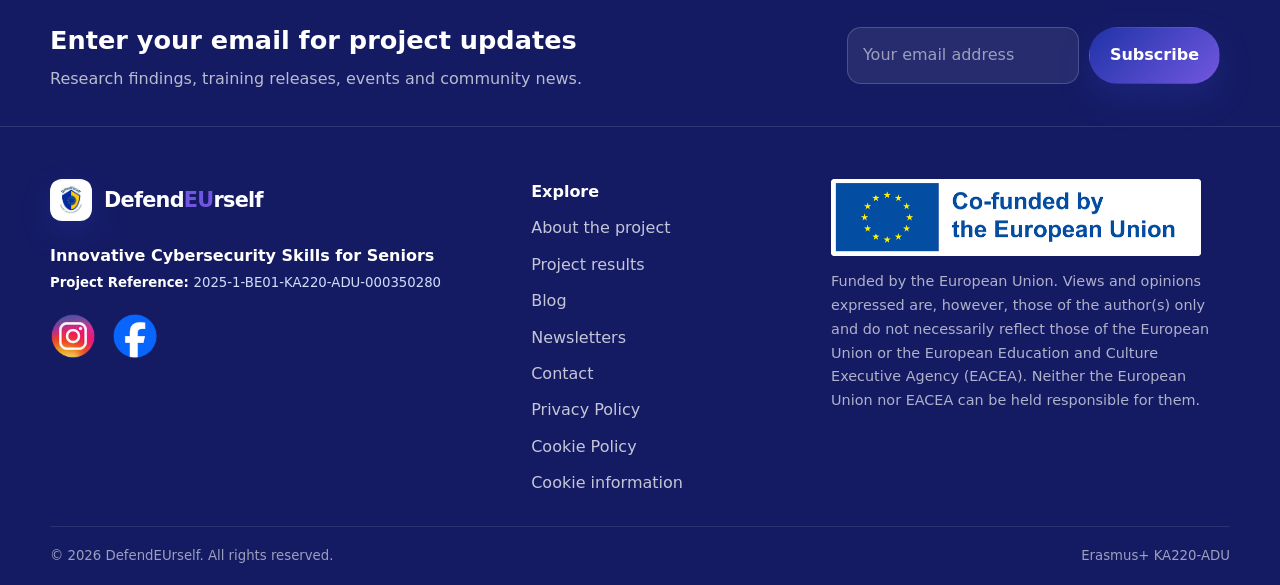
<file: about.html>
<!DOCTYPE html>

<html lang="en">
<head>
<meta charset="utf-8"/>
<meta content="width=device-width, initial-scale=1" name="viewport"/>
<meta content="Objectives, challenges, target groups, work packages and consortium of the DefendEUrself Erasmus+ project." name="description"/>
<meta content="#2033a8" name="theme-color"/>
<title>About | DefendEUrself</title>
<link href="assets/css/styles.css" rel="stylesheet"/>
<style>
/* Site enhancements, scoped to official logos and new content. Existing site stylesheet remains untouched. */
.brand-mark.brand-official{width:42px;height:42px;min-width:42px;border-radius:12px;display:grid;place-items:center;background:white;overflow:hidden;padding:2px}
.brand-mark.brand-official img{width:100%;height:100%;object-fit:contain;display:block}
.site-footer .brand-mark.brand-official{background:rgba(255,255,255,.98)}
.partner-logo.partner-official{display:flex;align-items:center;justify-content:center;width:100%;height:90px;padding:12px;background:#fff;border:1px solid #e0e5f3;border-radius:14px;overflow:hidden}
.partner-logo.partner-official img{width:100%;height:100%;object-fit:contain}
.hero-art{position:relative}
.hero-project-logo{position:absolute;right:23px;top:18px;width:120px;height:120px;background:#fff;border:1px solid #e0e6f6;border-radius:22px;padding:10px;box-shadow:0 16px 42px rgba(9,22,74,.22);z-index:2}
.hero-project-logo img{width:100%;height:100%;object-fit:contain}
.page-hero .container,.page-hero-panel{position:relative}
.page-project-logo{display:block;object-fit:contain;position:absolute;right:20px;top:0;width:164px;height:164px;padding:12px;background:#fff;border-radius:20px;box-shadow:0 12px 36px rgba(0,0,0,.12)}
.page-hero:has(.page-project-logo) h1,.page-hero:has(.page-project-logo) p{max-width:calc(100% - 210px)}
.site-social{display:flex;align-items:center;flex-wrap:wrap;gap:10px;margin-top:12px}
.site-social a{display:inline-flex;text-decoration:none;font-size:.86rem;align-items:center;gap:6px;border-radius:10px;padding:7px 10px;background:rgba(255,255,255,.1);color:#fff;font-weight:700}
.site-social a:hover{background:rgba(255,255,255,.2)}
.site-footer .site-social{margin-top:18px}
/* Results and course-specific reusable elements */
.results-section,.course-section{padding:76px 0}
.results-section.tinted,.course-section.tinted{background:#f3f6ff}
.results-section .section-header,.course-section .section-header{max-width:840px}
.results-section h2,.course-section h2{font-family:Manrope,'DM Sans',sans-serif;letter-spacing:-.035em;color:#19265a}
.rk-grid{display:grid;grid-template-columns:repeat(3,minmax(0,1fr));gap:22px}
.rk-grid.five{grid-template-columns:repeat(3,minmax(0,1fr))}
.rk-card{background:white;border:1px solid #dfe6f2;border-radius:23px;padding:28px;box-shadow:0 10px 30px rgba(29,45,105,.045);display:flex;flex-direction:column;gap:13px;min-width:0;transition:transform .2s,border-color .2s,box-shadow .2s}
.rk-card:hover{transform:translateY(-3px);box-shadow:0 15px 36px rgba(29,45,105,.10);border-color:#b2c2fa}
.rk-card h3{margin:0;color:#1c2a65;font-size:1.28rem}
.rk-card p{margin:0;color:#5c6981;font-size:.93rem}
.rk-card .tag{align-self:start}
.rk-icon{width:56px;height:56px;display:grid;place-items:center;border-radius:16px;font-size:1.6rem;background:#eef1ff}
.rk-links{display:flex;flex-wrap:wrap;align-items:center;gap:9px;margin-top:auto;padding-top:12px}
.rk-button{display:inline-flex;align-items:center;justify-content:center;gap:7px;border-radius:11px;border:1px solid #cdd8f8;padding:9px 13px;background:#f2f5ff;text-decoration:none;font-weight:750;font-size:.84rem;color:#2440a8;line-height:1.35}
.rk-button:hover{background:#e4ebff;border-color:#9baded}
.rk-button.dark{background:#2337a8;border-color:#2337a8;color:white}
.rk-chip{display:inline-flex;border-radius:30px;background:#e8eeff;color:#2441a8;padding:6px 11px;font-size:.74rem;font-weight:800}
.rk-report-flag{font-size:1.8rem;line-height:1}
.rk-heading-row{display:flex;align-items:center;gap:14px}
.rk-language-grid{display:grid;grid-template-columns:repeat(4,minmax(0,1fr));gap:15px}
.rk-language-grid a{background:white;border:1px solid #dfe6f2;border-radius:18px;padding:23px 15px;display:flex;justify-content:space-between;align-items:center;gap:10px;text-decoration:none;color:#172b75;font-weight:800;box-shadow:0 7px 22px rgba(20,35,95,.04)}
.rk-language-grid a:hover{border-color:#95a9ef;background:#f8faff;transform:translateY(-2px)}
.rk-level-grid{display:grid;grid-template-columns:repeat(3,minmax(0,1fr));gap:16px;margin:18px 0 30px}
.rk-level{background:#f5f7ff;border:1px solid #dce5fa;border-radius:18px;padding:18px}
.rk-level strong{display:block;color:#172466;font-size:1.12rem;margin:6px 0}
.rk-level p{margin:0;font-size:.86rem}
.rk-lesson-list{margin:12px 0 0;padding:0;list-style:none;display:grid;gap:8px}
.rk-lesson-list a{display:flex;gap:8px;color:#2337a8;text-decoration:none;font-size:.89rem;font-weight:700;line-height:1.4}
.rk-lesson-list a:hover{text-decoration:underline}
.rk-spotlight{display:grid;grid-template-columns:minmax(0,1.2fr) auto;gap:22px;align-items:center;border-radius:22px;padding:34px;background:linear-gradient(120deg,#18256e,#384aca);color:#fff}
.rk-spotlight h2,.rk-spotlight h3{color:#fff;margin:0 0 10px}
.rk-spotlight p{color:#e2e8ff;margin:0}
.rk-spotlight .rk-button{background:#ffdf59;color:#19265d;border-color:#ffdf59}
.rk-hero-logo{display:block;width:min(210px,100%);background:#fff;padding:13px;border-radius:24px;box-shadow:0 18px 42px rgba(9,18,73,.22)}
.rk-hero-logo img{display:block;width:100%;height:auto}
.page-hero .rk-hero-grid{display:grid;grid-template-columns:minmax(0,1fr) 220px;gap:30px;align-items:center}
.page-hero .rk-hero-grid h1,.page-hero .rk-hero-grid p{max-width:unset}
.page-hero .rk-hero-grid .eyebrow{color:#f6f8ff}
.rk-step{display:flex;align-items:center;gap:10px;color:#3552bb;font-weight:800;font-size:.84rem;text-transform:uppercase;letter-spacing:.07em}
.rk-step:before{content:'';width:8px;height:8px;border-radius:50%;background:#ffd84d}
.course-topic{scroll-margin-top:110px}
.course-topic .rk-card{height:100%}
.course-topic .rk-card h3{font-size:1.24rem}
.course-detail{background:white;border:1px solid #dde5f3;border-radius:22px;padding:28px;margin-bottom:22px;scroll-margin-top:110px}
.course-detail h3{margin:0 0 10px}
.course-detail small{color:#67748b}
.course-note{background:#f1f4ff;border-radius:18px;padding:22px;color:#27346e;border-left:4px solid #4257d1}
.course-note p{margin:0;color:#3c4b73}
.rk-pdf-grid{display:grid;grid-template-columns:repeat(2,minmax(0,1fr));gap:20px}
.rk-top{position:fixed;right:24px;bottom:24px;z-index:150;background:#2539b7;color:#fff;border:0;box-shadow:0 12px 33px rgba(13,30,91,.3);border-radius:40px;padding:12px 17px;font-size:.9rem;font-weight:800;cursor:pointer;opacity:0;pointer-events:none;transform:translateY(16px);transition:opacity .2s,transform .2s}
.rk-top.visible{opacity:1;pointer-events:auto;transform:none}
@media(max-width:1000px){.rk-grid,.rk-grid.five{grid-template-columns:repeat(2,minmax(0,1fr))}.rk-language-grid{grid-template-columns:repeat(2,minmax(0,1fr))}}
@media(max-width:760px){.page-project-logo{position:static;width:126px;height:126px;margin:26px 0 0}.page-hero:has(.page-project-logo) h1,.page-hero:has(.page-project-logo) p{max-width:100%}.hero-project-logo{width:86px;height:86px;right:5px;top:5px}.rk-grid,.rk-grid.five,.rk-language-grid,.rk-pdf-grid,.rk-level-grid{grid-template-columns:1fr}.rk-spotlight{grid-template-columns:1fr}.page-hero .rk-hero-grid{grid-template-columns:1fr}.rk-hero-logo{width:130px}.results-section,.course-section{padding:52px 0}}
@media(prefers-reduced-motion:reduce){html{scroll-behavior:auto}.rk-card,.rk-top{transition:none}}
</style><link href="[data-uri]" rel="icon" type="image/webp"/>
<!-- DefendEUrself cookie notice: isolated styles; no existing page styles are changed. -->
<style id="deu-cookie-notice-style">
#deu-cookie-notice { box-sizing:border-box; position:fixed; z-index:2147480000; bottom:18px; left:18px; right:18px; width:min(680px,calc(100% - 36px)); margin:0 auto; padding:22px 24px; background:#fff; color:#17244e; border:1px solid #d9def5; border-radius:18px; box-shadow:0 15px 55px rgba(14,25,76,.22); font-family:inherit; }
#deu-cookie-notice[hidden] { display:none !important; }
#deu-cookie-notice *, #deu-cookie-notice *::before, #deu-cookie-notice *::after { box-sizing:border-box; }
#deu-cookie-notice .deu-cookie-head { display:flex; align-items:center; gap:11px; margin-bottom:9px; }
#deu-cookie-notice .deu-cookie-shield { width:32px; height:32px; display:grid; place-items:center; border-radius:10px; color:#fff; background:#343cb8; flex:none; font-size:17px; }
#deu-cookie-notice h2 { font-family:inherit; font-size:18px; font-weight:750; line-height:1.35; margin:0; color:#17244e; }
#deu-cookie-notice p { font-size:14px; line-height:1.65; margin:0 0 15px; color:#3d4a68; }
#deu-cookie-notice .deu-cookie-actions { display:flex; gap:10px; justify-content:space-between; flex-wrap:wrap; align-items:center; }
#deu-cookie-notice .deu-cookie-links { display:flex; flex-wrap:wrap; gap:9px 16px; }
#deu-cookie-notice a { color:#2336b3; text-decoration:underline; text-underline-offset:3px; font-weight:600; font-size:13px; }
#deu-cookie-notice .deu-cookie-ok { appearance:none; border:0; border-radius:999px; background:#3342bd; color:#fff; padding:11px 22px; font-family:inherit; font-size:14px; line-height:1.3; font-weight:700; cursor:pointer; box-shadow:0 5px 15px rgba(51,66,189,.18); }
#deu-cookie-notice .deu-cookie-ok:hover { background:#243195; }
#deu-cookie-notice a:focus-visible,#deu-cookie-notice button:focus-visible,.deu-cookie-reopen:focus-visible { outline:3px solid #f5bd19; outline-offset:3px; }
@media(max-width:480px){ #deu-cookie-notice{bottom:12px;left:12px;right:12px;width:calc(100% - 24px);padding:17px;} #deu-cookie-notice .deu-cookie-actions{align-items:stretch; flex-direction:column;} #deu-cookie-notice .deu-cookie-ok{width:100%;} }
</style>

<style id="def-footer-only-fix">
/* Scoped to the footer; no changes to other site components. */
.site-footer .def-footer-project-title{font-size:1rem;font-weight:650;line-height:1.45;color:#fff;margin:17px 0 5px;max-width:420px}
.site-footer .def-footer-project-ref{font-size:.83rem;color:#d4ddfc;line-height:1.55;margin:0 0 20px;max-width:420px;overflow-wrap:anywhere}
.site-footer .def-footer-project-ref strong{color:#fff;font-weight:650}
.site-footer .def-footer-icons{display:flex;gap:16px;align-items:center;justify-content:flex-start;margin-top:16px}
.site-footer .def-footer-icons a{box-sizing:border-box;display:flex;align-items:center;justify-content:center;width:46px;height:46px;min-width:46px;min-height:46px;padding:0;margin:0;border:0;box-shadow:none;border-radius:50%;background:transparent;text-decoration:none;overflow:visible;transition:transform .2s ease}
.site-footer .def-footer-icons a:hover{transform:translateY(-2px)}
.site-footer .def-footer-icons a:focus-visible{outline:3px solid #ffd84d;outline-offset:4px}
.site-footer .def-footer-icons a img{box-sizing:border-box;display:block;object-fit:contain;width:44px;height:44px;max-width:44px;max-height:44px;flex:none}
.site-footer .funding-lockup.def-footer-funding{display:block;width:100%;margin:0;padding:0;background:transparent;border:0}
.site-footer .funding-lockup.def-footer-funding img{display:block;object-fit:contain;width:min(100%,370px);height:auto;max-width:100%;background:#fff;border-radius:4px}
@media(max-width:640px){.site-footer .def-footer-funding img{width:min(100%,350px)}}
@media(prefers-reduced-motion:reduce){.site-footer .def-footer-icons a{transition:none}}
</style>
</head>
<body>
<a class="skip-link" href="#main-content">Skip to content</a>
<header class="site-header">
<div class="container nav-wrap">
<a aria-label="DefendEUrself home" class="brand" href="index.html">
<span class="brand-mark brand-official"><img alt="" height="42" src="[data-uri]" width="42"/></span>
<span>Defend<span class="eu">EU</span>rself</span>
</a>
<nav aria-label="Primary navigation" class="site-nav">
<a href="index.html">Home</a><a aria-current="page" href="about.html">About</a><a href="results.html">Results</a><a href="blog.html">Blog</a><a href="newsletters.html">Newsletters</a><a href="contact.html">Contact</a>
<a class="button button-primary nav-cta" href="course.html">Explore training</a>
</nav>
<button aria-expanded="false" aria-label="Open navigation menu" class="mobile-menu-button"></button>
</div>
</header>
<main id="main-content">
<section class="page-hero"><div class="container"><div class="page-hero-panel"><div class="eyebrow"><span class="eyebrow-dot"></span>About DefendEUrself</div><h1>Cybersecurity education built around real life</h1><p>DefendEUrself strengthens the digital autonomy of adults aged 45 and above through practical learning, culturally relevant examples and clear behavioural response scripts.</p><img alt="DefendEUrself – official project logo" class="page-project-logo" src="[data-uri]"/></div></div></section>
<section class="section"><div class="container"><div class="section-header reveal"><div class="eyebrow"><span class="eyebrow-dot"></span>Objectives</div><h2>From awareness to autonomous action</h2></div><div class="objective-grid"><article class="objective-general reveal"><h3>General Objective</h3><p>To strengthen the cybersecurity competence, confidence and digital autonomy of older adults through evidence-based research, accessible training and practical opportunities for cooperation and peer learning.</p></article><article class="objective-list reveal"><h3>Specific Objectives</h3><ul class="check-list"><li>Assess cybersecurity knowledge gaps and educational needs among older adults.</li><li>Develop an accessible and interactive cybersecurity training course.</li><li>Transform general awareness into practical and repeatable protective behaviour.</li><li>Encourage cooperation among learners, educators, younger people, community organisations and policymakers.</li><li>Support continued participation in banking, healthcare, public administration and communication services without fear or dependency.</li></ul></article></div></div></section>
<section class="section section-alt"><div class="container"><div class="section-header center reveal"><div class="eyebrow"><span class="eyebrow-dot"></span>The challenge</div><h2>The Digital Resilience Gap</h2><p>Older adults are sufficiently connected to be targeted, yet too often lack the defensive habits and recovery pathways required to remain safe and autonomous.</p></div><div class="challenge-grid">
<article class="challenge-card reveal"><span class="number">01</span><h3>High activity, concentrated risk</h3><p>Banking, healthcare, messaging and public administration are increasingly online, making cybersecurity essential to everyday autonomy.</p></article>
<article class="challenge-card reveal"><span class="number">02</span><h3>The confidence–competence gap</h3><p>Knowing that scams exist does not necessarily mean knowing how to verify, pause and respond safely under pressure.</p></article>
<article class="challenge-card reveal"><span class="number">03</span><h3>Dependence on informal support</h3><p>Many users rely on younger relatives after something has gone wrong, rather than building their own practical digital defence skills.</p></article>
<article class="challenge-card reveal"><span class="number">04</span><h3>Generic and technical guidance</h3><p>Existing materials are often abstract, jargon-heavy or disconnected from the platforms and institutions learners actually encounter.</p></article>
<article class="challenge-card reveal"><span class="number">05</span><h3>Missing recovery pathways</h3><p>Cybersecurity education rarely provides accessible, shame-free steps for recovering after fraud, data loss or account compromise.</p></article>
<article class="challenge-card reveal"><span class="number">06</span><h3>Forced digitalisation</h3><p>When physical alternatives disappear, digital participation becomes necessary for maintaining access to services, rights and administration.</p></article>
</div></div></section>
<section class="section"><div class="container split reverse"><div class="split-content reveal"><div class="eyebrow"><span class="eyebrow-dot"></span>European relevance</div><h2>A shared European challenge needs a shared response</h2><p>The project links digital inclusion with usable self-protection. By combining evidence from five national contexts, DefendEUrself develops resources that are comparable across Europe while remaining locally recognisable and culturally relevant.</p><ul class="check-list" style="margin-top:24px"><li>Digital inclusion and participation in essential services</li><li>Adult learning and active ageing</li><li>Prevention of online fraud and account compromise</li><li>Intergenerational learning and community support</li><li>European cooperation, social inclusion and policy dialogue</li></ul></div><div class="quote-panel reveal"><blockquote>“Digital inclusion is incomplete when people can access online services but cannot protect themselves while using them.”</blockquote><cite>DefendEUrself research framework</cite></div></div></section>
<section class="section section-alt"><div class="container"><div class="section-header reveal"><div class="eyebrow"><span class="eyebrow-dot"></span>Target groups</div><h2>Designed with learners, educators and communities in mind</h2></div><div class="target-grid"><article class="target-card primary reveal"><span class="tag">Primary target group</span><h3>Adults aged 45 and above</h3><p>People with different levels of digital experience, confidence and independence who use online services in their everyday lives.</p></article><article class="target-card reveal"><span class="tag">Secondary target groups</span><h3>Those who support safer digital participation</h3><p>Adult educators, training providers, younger people, community organisations, local authorities, policymakers and technology stakeholders.</p></article></div></div></section>
<section class="section"><div class="container"><div class="section-header center reveal"><div class="eyebrow"><span class="eyebrow-dot"></span>Work packages</div><h2>A structured route from research to impact</h2></div><div class="wp-grid"><article class="wp-card reveal" data-wp="1"><span class="tag">WP1</span><h3>Project Management</h3><p>Coordination, quality assurance, financial management, communication and cooperation among partners.</p></article><article class="wp-card reveal" data-wp="2"><span class="tag">WP2</span><h3>DefendEUrself In-Depth Analysis</h3><p>Cross-national research, national data collection, international analysis, validation and refinement.</p></article><article class="wp-card reveal" data-wp="3"><span class="tag">WP3</span><h3>DefendEUrself Training Course</h3><p>Preparation, content development, evaluation, finalisation, piloting and implementation of the 21 Micro-MOOCs.</p></article><article class="wp-card reveal" data-wp="4"><span class="tag">WP4</span><h3>DefendEUrself Network</h3><p>Platform development, peer discussions, intergenerational hackathons, policy recommendations and sustainability actions.</p></article></div></div></section>
<section class="section section-alt"><div class="container"><div class="section-header center reveal"><div class="eyebrow"><span class="eyebrow-dot"></span>Project consortium</div><h2>Six partners across five countries</h2><p>The consortium combines adult education, research, digital innovation and community engagement.</p></div><div class="partner-grid">
<article class="partner-card reveal"><div class="partner-logo partner-official"><img alt="Official logo of Open Education Hub" src="[data-uri]"/></div><h3>Open Education Hub</h3><div class="partner-meta"><span class="tag">Coordinator</span><span class="tag">Belgium</span></div><p>Brussels-based non-profit organisation focused on inclusive education, upskilling and digital transition.</p></article>
<article class="partner-card reveal"><div class="partner-logo partner-official"><img alt="Official logo of 7HUB" src="[data-uri]"/></div><h3>7HUB</h3><div class="partner-meta"><span class="tag">Italy</span></div><p>Inclusive education and social innovation organisation contributing expertise in digital safety and accessible learning.</p></article>
<article class="partner-card reveal"><div class="partner-logo partner-official"><img alt="Official logo of European Educational Association" src="[data-uri]"/></div><h3>European Educational Association</h3><div class="partner-meta"><span class="tag">Greece</span></div><p>Adult education provider contributing curriculum, training and local implementation expertise.</p></article>
<article class="partner-card reveal"><div class="partner-logo partner-official"><img alt="Official logo of ReadLab Brussels" src="[data-uri]"/></div><h3>ReadLab Brussels</h3><div class="partner-meta"><span class="tag">Belgium</span></div><p>Interdisciplinary association contributing research, scientific analysis and educational innovation.</p></article>
<article class="partner-card reveal"><div class="partner-logo partner-official"><img alt="Official logo of Casa do Professor" src="[data-uri]"/></div><h3>Casa do Professor</h3><div class="partner-meta"><span class="tag">Portugal</span></div><p>Educational organisation supporting teachers, adult learners and community-based learning.</p></article>
<article class="partner-card reveal"><div class="partner-logo partner-official"><img alt="Official logo of Menas ir inovacijos / ART+INN" src="[data-uri]"/></div><h3>Menas ir inovacijos / ART+INN</h3><div class="partner-meta"><span class="tag">Lithuania</span></div><p>Organisation specialising in innovative adult education, creative methodologies and digital learning.</p></article>
</div></div></section>
</main>
<footer class="site-footer">
<div class="newsletter-strip">
<div class="container newsletter-inline">
<div>
<h2>Enter your email for project updates</h2>
<p>Research findings, training releases, events and community news.</p>
</div>
<form class="newsletter-form" data-demo-form="" data-success="Thank you. You are on the project update list for this demo.">
<label class="sr-only" for="footer-email">Email address</label>
<input id="footer-email" placeholder="Your email address" required="" type="email"/>
<button class="button button-primary" type="submit">Subscribe</button>
<span aria-live="polite" class="form-status"></span>
</form>
</div>
</div>
<div class="footer-main">
<div class="container footer-grid">
<div class="footer-brand"><a class="brand" href="index.html"><span class="brand-mark brand-official"><img alt="" height="42" src="[data-uri]" width="42"/></span><span>Defend<span class="eu">EU</span>rself</span></a><p class="def-footer-project-title">Innovative Cybersecurity Skills for Seniors</p><p class="def-footer-project-ref"><strong>Project Reference: </strong>2025-1-BE01-KA220-ADU-000350280</p><div aria-label="DefendEUrself social media" class="def-footer-icons"><a aria-label="Visit DefendEUrself on Instagram" href="https://www.instagram.com/defendeurself.project/" rel="noopener noreferrer" target="_blank"><img alt="" aria-hidden="true" height="44" loading="lazy" src="[data-uri]" width="44"/></a><a aria-label="Visit DefendEUrself on Facebook" href="https://www.facebook.com/profile.php?id=61583153321765" rel="noopener noreferrer" target="_blank"><img alt="" aria-hidden="true" height="44" loading="lazy" src="[data-uri]" width="44"/></a></div></div>
<div class="footer-links">
<strong>Explore</strong>
<a href="about.html">About the project</a>
<a href="results.html">Project results</a>
<a href="blog.html">Blog</a>
<a href="newsletters.html">Newsletters</a>
<a href="contact.html">Contact</a>
<a href="https://drive.google.com/file/d/1LmndwA52XreIHmTqpKWVuQ_9V2-LKDGW/view?usp=drive_link" rel="noopener noreferrer" target="_blank">Privacy Policy</a>
<a href="https://drive.google.com/file/d/1uKuZpL2EGDIl8XXr5-HZQHpkTVfG1H8k/view?usp=drive_link" rel="noopener noreferrer" target="_blank">Cookie Policy</a>
<a class="deu-cookie-reopen" href="#deu-cookie-notice">Cookie information</a>
</div>
<div>
<div class="funding-lockup def-footer-funding"><img alt="Co-funded by the European Union" height="148" loading="lazy" src="[data-uri]" width="712"/></div>
<p class="footer-disclaimer">Funded by the European Union. Views and opinions expressed are, however, those of the author(s) only and do not necessarily reflect those of the European Union or the European Education and Culture Executive Agency (EACEA). Neither the European Union nor EACEA can be held responsible for them.</p>
</div>
</div>
</div>
<div class="container footer-bottom">
<span>© <span data-current-year=""></span> DefendEUrself. All rights reserved.</span>
<span>Erasmus+ KA220-ADU</span>
</div>
</footer>
<script src="assets/js/main.js"></script>
<!-- Informed acknowledgement of essential storage only. No consent to optional tracking is requested. -->
<section aria-labelledby="deu-cookie-title" hidden="" id="deu-cookie-notice" role="region">
<div class="deu-cookie-head"><span aria-hidden="true" class="deu-cookie-shield">✓</span><h2 id="deu-cookie-title">Cookie information</h2></div>
<p>This website uses essential browser storage to remember that you have seen this notice. For details about data protection and external services, please read our policies.</p>
<div class="deu-cookie-actions">
<div class="deu-cookie-links"><a href="https://drive.google.com/file/d/1uKuZpL2EGDIl8XXr5-HZQHpkTVfG1H8k/view?usp=drive_link" rel="noopener noreferrer" target="_blank">Cookie Policy ↗</a><a href="https://drive.google.com/file/d/1LmndwA52XreIHmTqpKWVuQ_9V2-LKDGW/view?usp=drive_link" rel="noopener noreferrer" target="_blank">Privacy Policy ↗</a></div>
<button class="deu-cookie-ok" id="deu-cookie-dismiss" type="button">Understood</button>
</div>
</section>
<script id="deu-cookie-notice-script">
(function () {
  'use strict';
  var KEY = 'defendeurself.cookie_notice_seen.v1';
  var DAYS = 180;
  var notice = document.getElementById('deu-cookie-notice');
  var dismiss = document.getElementById('deu-cookie-dismiss');
  if (!notice || !dismiss) return;
  function wasAcknowledged() {
    try {
      var date = Number(window.localStorage.getItem(KEY));
      return date > 0 && (Date.now() - date) < DAYS*86400000;
    } catch (e) { return false; }
  }
  function showNotice(shouldFocus) {
    notice.hidden = false;
    if (shouldFocus) dismiss.focus();
  }
  function hideNotice() {
    notice.hidden = true;
    try { window.localStorage.setItem(KEY, String(Date.now())); } catch (e) { /* visitors can still dismiss without browser storage */ }
  }
  dismiss.addEventListener('click', hideNotice);
  document.querySelectorAll('.deu-cookie-reopen').forEach(function(link) {
    link.addEventListener('click', function (event) {
      event.preventDefault();
      showNotice(true);
    });
  });
  window.addEventListener('storage', function (event) {
    if (event.key === KEY && wasAcknowledged()) notice.hidden = true;
  });
  if (!wasAcknowledged()) showNotice(false);
})();
</script>
</body>
</html>
</file>
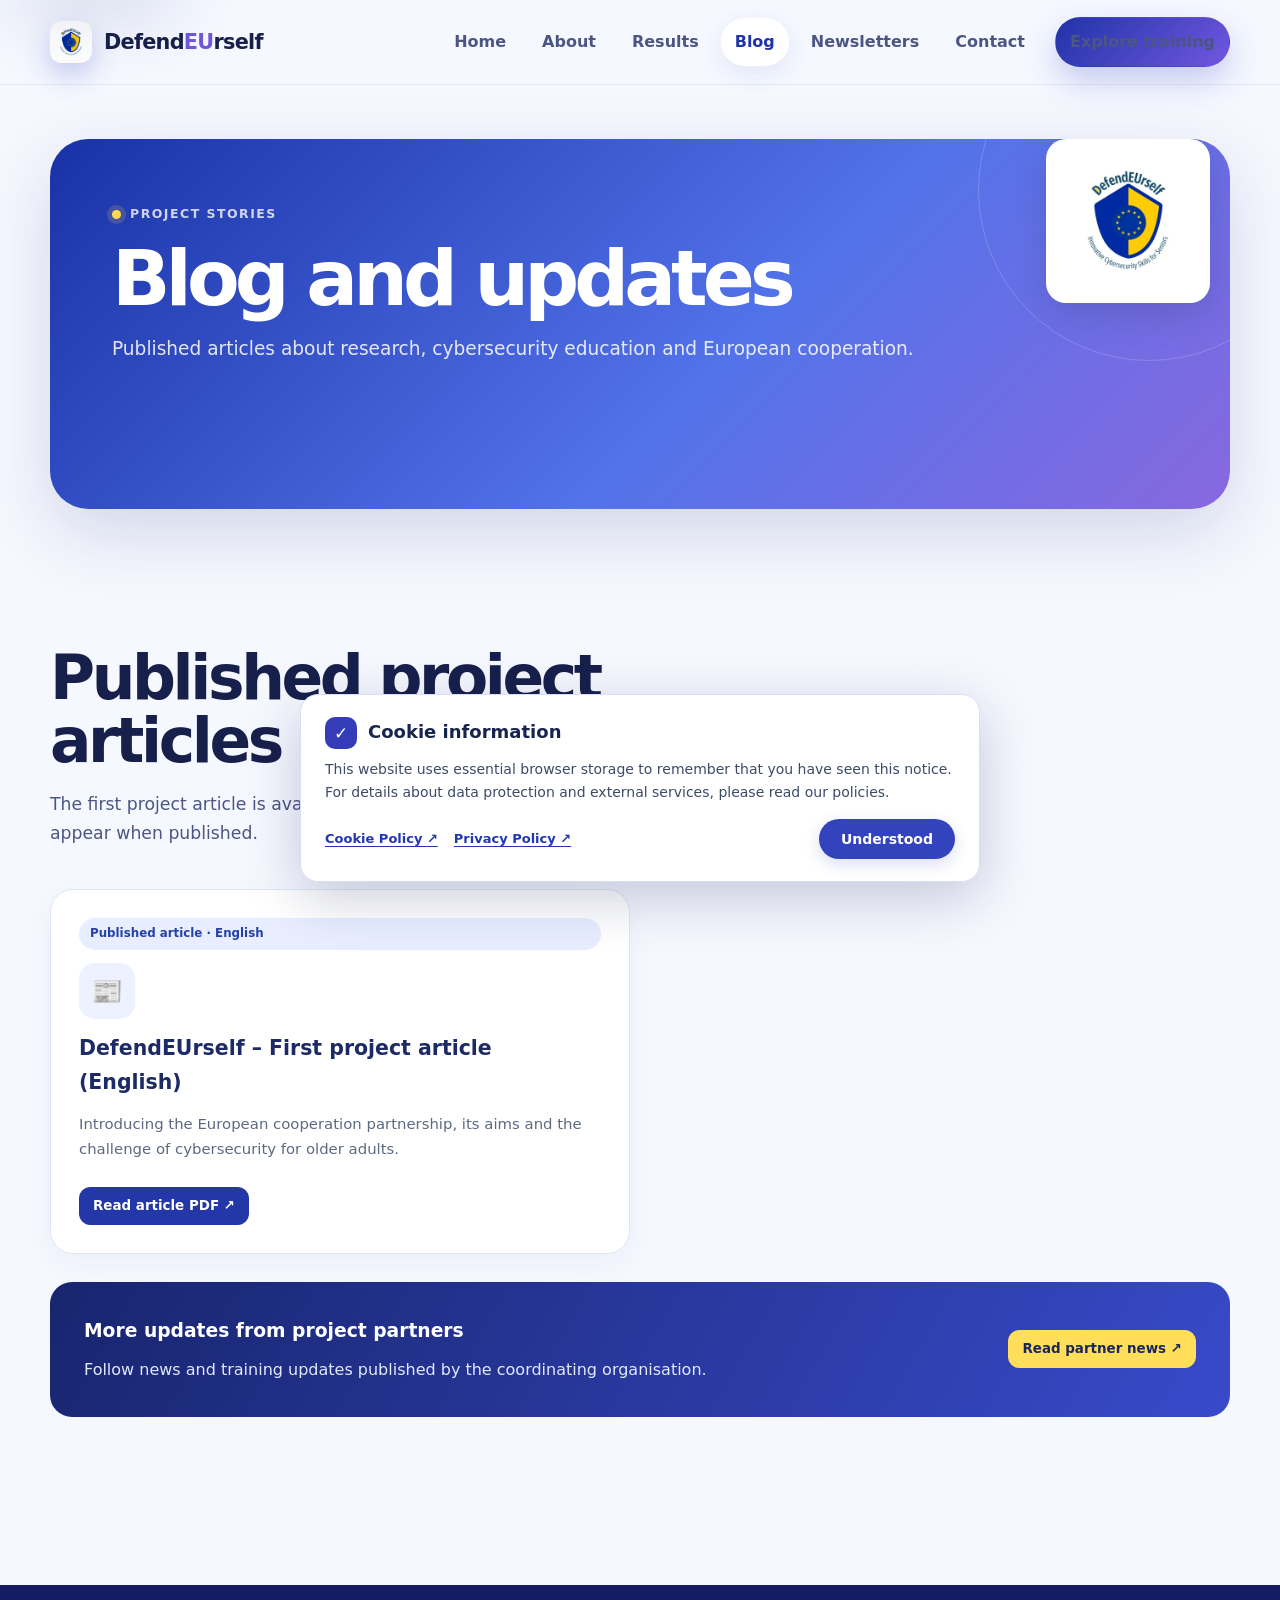
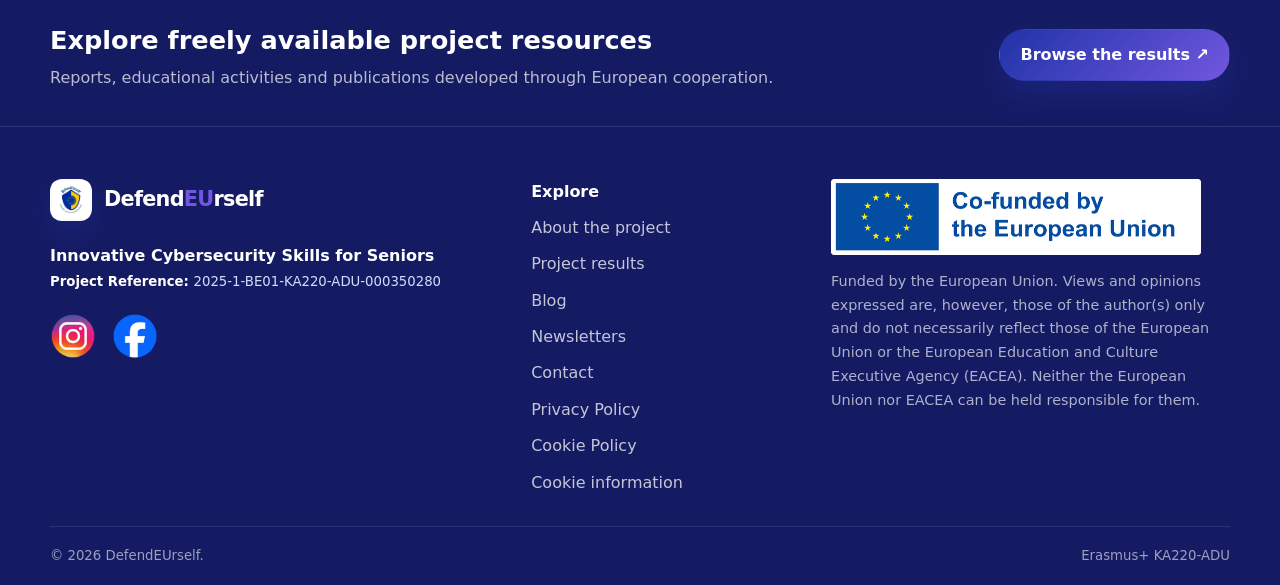
<file: blog.html>
<!DOCTYPE html>

<html lang="en"><head><meta charset="utf-8"/><meta content="width=device-width, initial-scale=1" name="viewport"/><meta content="Updates and articles about DefendEUrself" name="description"/><meta content="#2033a8" name="theme-color"/><title>Blog | DefendEUrself</title><link href="assets/css/styles.css" rel="stylesheet"/><style>
/* Site enhancements, scoped to official logos and new content. Existing site stylesheet remains untouched. */
.brand-mark.brand-official{width:42px;height:42px;min-width:42px;border-radius:12px;display:grid;place-items:center;background:white;overflow:hidden;padding:2px}
.brand-mark.brand-official img{width:100%;height:100%;object-fit:contain;display:block}
.site-footer .brand-mark.brand-official{background:rgba(255,255,255,.98)}
.partner-logo.partner-official{display:flex;align-items:center;justify-content:center;width:100%;height:90px;padding:12px;background:#fff;border:1px solid #e0e5f3;border-radius:14px;overflow:hidden}
.partner-logo.partner-official img{width:100%;height:100%;object-fit:contain}
.hero-art{position:relative}
.hero-project-logo{position:absolute;right:23px;top:18px;width:120px;height:120px;background:#fff;border:1px solid #e0e6f6;border-radius:22px;padding:10px;box-shadow:0 16px 42px rgba(9,22,74,.22);z-index:2}
.hero-project-logo img{width:100%;height:100%;object-fit:contain}
.page-hero .container,.page-hero-panel{position:relative}
.page-project-logo{display:block;object-fit:contain;position:absolute;right:20px;top:0;width:164px;height:164px;padding:12px;background:#fff;border-radius:20px;box-shadow:0 12px 36px rgba(0,0,0,.12)}
.page-hero:has(.page-project-logo) h1,.page-hero:has(.page-project-logo) p{max-width:calc(100% - 210px)}
.site-social{display:flex;align-items:center;flex-wrap:wrap;gap:10px;margin-top:12px}
.site-social a{display:inline-flex;text-decoration:none;font-size:.86rem;align-items:center;gap:6px;border-radius:10px;padding:7px 10px;background:rgba(255,255,255,.1);color:#fff;font-weight:700}
.site-social a:hover{background:rgba(255,255,255,.2)}
.site-footer .site-social{margin-top:18px}
/* Results and course-specific reusable elements */
.results-section,.course-section{padding:76px 0}
.results-section.tinted,.course-section.tinted{background:#f3f6ff}
.results-section .section-header,.course-section .section-header{max-width:840px}
.results-section h2,.course-section h2{font-family:Manrope,'DM Sans',sans-serif;letter-spacing:-.035em;color:#19265a}
.rk-grid{display:grid;grid-template-columns:repeat(3,minmax(0,1fr));gap:22px}
.rk-grid.five{grid-template-columns:repeat(3,minmax(0,1fr))}
.rk-card{background:white;border:1px solid #dfe6f2;border-radius:23px;padding:28px;box-shadow:0 10px 30px rgba(29,45,105,.045);display:flex;flex-direction:column;gap:13px;min-width:0;transition:transform .2s,border-color .2s,box-shadow .2s}
.rk-card:hover{transform:translateY(-3px);box-shadow:0 15px 36px rgba(29,45,105,.10);border-color:#b2c2fa}
.rk-card h3{margin:0;color:#1c2a65;font-size:1.28rem}
.rk-card p{margin:0;color:#5c6981;font-size:.93rem}
.rk-card .tag{align-self:start}
.rk-icon{width:56px;height:56px;display:grid;place-items:center;border-radius:16px;font-size:1.6rem;background:#eef1ff}
.rk-links{display:flex;flex-wrap:wrap;align-items:center;gap:9px;margin-top:auto;padding-top:12px}
.rk-button{display:inline-flex;align-items:center;justify-content:center;gap:7px;border-radius:11px;border:1px solid #cdd8f8;padding:9px 13px;background:#f2f5ff;text-decoration:none;font-weight:750;font-size:.84rem;color:#2440a8;line-height:1.35}
.rk-button:hover{background:#e4ebff;border-color:#9baded}
.rk-button.dark{background:#2337a8;border-color:#2337a8;color:white}
.rk-chip{display:inline-flex;border-radius:30px;background:#e8eeff;color:#2441a8;padding:6px 11px;font-size:.74rem;font-weight:800}
.rk-report-flag{font-size:1.8rem;line-height:1}
.rk-heading-row{display:flex;align-items:center;gap:14px}
.rk-language-grid{display:grid;grid-template-columns:repeat(4,minmax(0,1fr));gap:15px}
.rk-language-grid a{background:white;border:1px solid #dfe6f2;border-radius:18px;padding:23px 15px;display:flex;justify-content:space-between;align-items:center;gap:10px;text-decoration:none;color:#172b75;font-weight:800;box-shadow:0 7px 22px rgba(20,35,95,.04)}
.rk-language-grid a:hover{border-color:#95a9ef;background:#f8faff;transform:translateY(-2px)}
.rk-level-grid{display:grid;grid-template-columns:repeat(3,minmax(0,1fr));gap:16px;margin:18px 0 30px}
.rk-level{background:#f5f7ff;border:1px solid #dce5fa;border-radius:18px;padding:18px}
.rk-level strong{display:block;color:#172466;font-size:1.12rem;margin:6px 0}
.rk-level p{margin:0;font-size:.86rem}
.rk-lesson-list{margin:12px 0 0;padding:0;list-style:none;display:grid;gap:8px}
.rk-lesson-list a{display:flex;gap:8px;color:#2337a8;text-decoration:none;font-size:.89rem;font-weight:700;line-height:1.4}
.rk-lesson-list a:hover{text-decoration:underline}
.rk-spotlight{display:grid;grid-template-columns:minmax(0,1.2fr) auto;gap:22px;align-items:center;border-radius:22px;padding:34px;background:linear-gradient(120deg,#18256e,#384aca);color:#fff}
.rk-spotlight h2,.rk-spotlight h3{color:#fff;margin:0 0 10px}
.rk-spotlight p{color:#e2e8ff;margin:0}
.rk-spotlight .rk-button{background:#ffdf59;color:#19265d;border-color:#ffdf59}
.rk-hero-logo{display:block;width:min(210px,100%);background:#fff;padding:13px;border-radius:24px;box-shadow:0 18px 42px rgba(9,18,73,.22)}
.rk-hero-logo img{display:block;width:100%;height:auto}
.page-hero .rk-hero-grid{display:grid;grid-template-columns:minmax(0,1fr) 220px;gap:30px;align-items:center}
.page-hero .rk-hero-grid h1,.page-hero .rk-hero-grid p{max-width:unset}
.page-hero .rk-hero-grid .eyebrow{color:#f6f8ff}
.rk-step{display:flex;align-items:center;gap:10px;color:#3552bb;font-weight:800;font-size:.84rem;text-transform:uppercase;letter-spacing:.07em}
.rk-step:before{content:'';width:8px;height:8px;border-radius:50%;background:#ffd84d}
.course-topic{scroll-margin-top:110px}
.course-topic .rk-card{height:100%}
.course-topic .rk-card h3{font-size:1.24rem}
.course-detail{background:white;border:1px solid #dde5f3;border-radius:22px;padding:28px;margin-bottom:22px;scroll-margin-top:110px}
.course-detail h3{margin:0 0 10px}
.course-detail small{color:#67748b}
.course-note{background:#f1f4ff;border-radius:18px;padding:22px;color:#27346e;border-left:4px solid #4257d1}
.course-note p{margin:0;color:#3c4b73}
.rk-pdf-grid{display:grid;grid-template-columns:repeat(2,minmax(0,1fr));gap:20px}
.rk-top{position:fixed;right:24px;bottom:24px;z-index:150;background:#2539b7;color:#fff;border:0;box-shadow:0 12px 33px rgba(13,30,91,.3);border-radius:40px;padding:12px 17px;font-size:.9rem;font-weight:800;cursor:pointer;opacity:0;pointer-events:none;transform:translateY(16px);transition:opacity .2s,transform .2s}
.rk-top.visible{opacity:1;pointer-events:auto;transform:none}
@media(max-width:1000px){.rk-grid,.rk-grid.five{grid-template-columns:repeat(2,minmax(0,1fr))}.rk-language-grid{grid-template-columns:repeat(2,minmax(0,1fr))}}
@media(max-width:760px){.page-project-logo{position:static;width:126px;height:126px;margin:26px 0 0}.page-hero:has(.page-project-logo) h1,.page-hero:has(.page-project-logo) p{max-width:100%}.hero-project-logo{width:86px;height:86px;right:5px;top:5px}.rk-grid,.rk-grid.five,.rk-language-grid,.rk-pdf-grid,.rk-level-grid{grid-template-columns:1fr}.rk-spotlight{grid-template-columns:1fr}.page-hero .rk-hero-grid{grid-template-columns:1fr}.rk-hero-logo{width:130px}.results-section,.course-section{padding:52px 0}}
@media(prefers-reduced-motion:reduce){html{scroll-behavior:auto}.rk-card,.rk-top{transition:none}}
</style><link href="[data-uri]" rel="icon" type="image/webp"/>
<!-- DefendEUrself cookie notice: isolated styles; no existing page styles are changed. -->
<style id="deu-cookie-notice-style">
#deu-cookie-notice { box-sizing:border-box; position:fixed; z-index:2147480000; bottom:18px; left:18px; right:18px; width:min(680px,calc(100% - 36px)); margin:0 auto; padding:22px 24px; background:#fff; color:#17244e; border:1px solid #d9def5; border-radius:18px; box-shadow:0 15px 55px rgba(14,25,76,.22); font-family:inherit; }
#deu-cookie-notice[hidden] { display:none !important; }
#deu-cookie-notice *, #deu-cookie-notice *::before, #deu-cookie-notice *::after { box-sizing:border-box; }
#deu-cookie-notice .deu-cookie-head { display:flex; align-items:center; gap:11px; margin-bottom:9px; }
#deu-cookie-notice .deu-cookie-shield { width:32px; height:32px; display:grid; place-items:center; border-radius:10px; color:#fff; background:#343cb8; flex:none; font-size:17px; }
#deu-cookie-notice h2 { font-family:inherit; font-size:18px; font-weight:750; line-height:1.35; margin:0; color:#17244e; }
#deu-cookie-notice p { font-size:14px; line-height:1.65; margin:0 0 15px; color:#3d4a68; }
#deu-cookie-notice .deu-cookie-actions { display:flex; gap:10px; justify-content:space-between; flex-wrap:wrap; align-items:center; }
#deu-cookie-notice .deu-cookie-links { display:flex; flex-wrap:wrap; gap:9px 16px; }
#deu-cookie-notice a { color:#2336b3; text-decoration:underline; text-underline-offset:3px; font-weight:600; font-size:13px; }
#deu-cookie-notice .deu-cookie-ok { appearance:none; border:0; border-radius:999px; background:#3342bd; color:#fff; padding:11px 22px; font-family:inherit; font-size:14px; line-height:1.3; font-weight:700; cursor:pointer; box-shadow:0 5px 15px rgba(51,66,189,.18); }
#deu-cookie-notice .deu-cookie-ok:hover { background:#243195; }
#deu-cookie-notice a:focus-visible,#deu-cookie-notice button:focus-visible,.deu-cookie-reopen:focus-visible { outline:3px solid #f5bd19; outline-offset:3px; }
@media(max-width:480px){ #deu-cookie-notice{bottom:12px;left:12px;right:12px;width:calc(100% - 24px);padding:17px;} #deu-cookie-notice .deu-cookie-actions{align-items:stretch; flex-direction:column;} #deu-cookie-notice .deu-cookie-ok{width:100%;} }
</style>
<style id="def-footer-only-fix">
/* Scoped to the footer; no changes to other site components. */
.site-footer .def-footer-project-title{font-size:1rem;font-weight:650;line-height:1.45;color:#fff;margin:17px 0 5px;max-width:420px}
.site-footer .def-footer-project-ref{font-size:.83rem;color:#d4ddfc;line-height:1.55;margin:0 0 20px;max-width:420px;overflow-wrap:anywhere}
.site-footer .def-footer-project-ref strong{color:#fff;font-weight:650}
.site-footer .def-footer-icons{display:flex;gap:16px;align-items:center;justify-content:flex-start;margin-top:16px}
.site-footer .def-footer-icons a{box-sizing:border-box;display:flex;align-items:center;justify-content:center;width:46px;height:46px;min-width:46px;min-height:46px;padding:0;margin:0;border:0;box-shadow:none;border-radius:50%;background:transparent;text-decoration:none;overflow:visible;transition:transform .2s ease}
.site-footer .def-footer-icons a:hover{transform:translateY(-2px)}
.site-footer .def-footer-icons a:focus-visible{outline:3px solid #ffd84d;outline-offset:4px}
.site-footer .def-footer-icons a img{box-sizing:border-box;display:block;object-fit:contain;width:44px;height:44px;max-width:44px;max-height:44px;flex:none}
.site-footer .funding-lockup.def-footer-funding{display:block;width:100%;margin:0;padding:0;background:transparent;border:0}
.site-footer .funding-lockup.def-footer-funding img{display:block;object-fit:contain;width:min(100%,370px);height:auto;max-width:100%;background:#fff;border-radius:4px}
@media(max-width:640px){.site-footer .def-footer-funding img{width:min(100%,350px)}}
@media(prefers-reduced-motion:reduce){.site-footer .def-footer-icons a{transition:none}}
</style>

<style id="deu-vera-nov26-patches">
/* Match the already established About-page hero panel on the remaining pages. */
.page-hero.deu-page-banner .page-hero-panel{position:relative;min-width:0}
.page-hero.deu-page-banner .rk-hero-grid{max-width:100%;min-width:0}
.page-hero.deu-page-banner .page-hero-panel .page-project-logo{max-width:22%;height:auto;max-height:170px;object-fit:contain}
/* Real national flag pictures, not two-letter regional-indicator glyphs. */
.rk-report-flag.deu-country-flag{display:inline-flex;align-items:center;justify-content:center;width:56px;min-width:56px;height:42px;padding:4px;background:#f3f5ff;border:1px solid #e0e5f5;border-radius:12px;overflow:hidden;line-height:1}
.rk-report-flag.deu-country-flag img{display:block;width:46px;height:30px;object-fit:cover;border-radius:4px;box-shadow:0 1px 4px rgba(0,0,0,.14)}
@media(max-width:700px){.page-hero.deu-page-banner .rk-hero-grid{grid-template-columns:minmax(0,1fr)!important;gap:22px}.page-hero.deu-page-banner .rk-hero-logo{max-width:150px}.page-hero.deu-page-banner .page-hero-panel .page-project-logo{position:static;max-width:140px;margin-top:20px;width:140px;height:140px}.page-hero.deu-page-banner .page-hero-panel h1,.page-hero.deu-page-banner .page-hero-panel p{max-width:100%}}
</style></head>
<body><a class="skip-link" href="#main-content">Skip to content</a>
<header class="site-header"><div class="container nav-wrap"><a aria-label="DefendEUrself home" class="brand" href="index.html"><span class="brand-mark brand-official"><img alt="" height="42" src="[data-uri]" width="42"/></span><span>Defend<span class="eu">EU</span>rself</span></a><nav aria-label="Primary navigation" class="site-nav"><a href="index.html">Home</a><a href="about.html">About</a><a href="results.html">Results</a><a aria-current="page" href="blog.html">Blog</a><a href="newsletters.html">Newsletters</a><a href="contact.html">Contact</a><a class="button button-primary nav-cta" href="course.html">Explore training</a></nav><button aria-expanded="false" aria-label="Open navigation menu" class="mobile-menu-button"></button></div></header>
<main id="main-content"><section class="page-hero deu-page-banner"><div class="container"><div class="page-hero-panel"><div class="eyebrow"><span class="eyebrow-dot"></span>Project stories</div><h1>Blog and updates</h1><p>Published articles about research, cybersecurity education and European cooperation.</p><img alt="DefendEUrself – official project logo" class="page-project-logo" src="[data-uri]"/></div></div></section><section class="section"><div class="container"><div class="section-header"><h2>Published project articles</h2><p>The first project article is available in English. Additional English-language articles will appear when published.</p></div><div class="rk-pdf-grid"><article class="rk-card"><span class="rk-chip">Published article · English</span><div class="rk-icon">📰</div><h3>DefendEUrself – First project article (English)</h3><p>Introducing the European cooperation partnership, its aims and the challenge of cybersecurity for older adults.</p><div class="rk-links"><a class="rk-button dark" href="https://www.art-inn.org/_files/ugd/617281_431c029e4355469d895f1c5ad2c103a7.pdf" rel="noopener noreferrer" target="_blank">Read article PDF ↗</a></div></article></div><div class="rk-spotlight" style="margin-top:28px"><div><h3>More updates from project partners</h3><p>Follow news and training updates published by the coordinating organisation.</p></div><a class="rk-button" href="https://openeducationhub.eu/news-events/" rel="noopener noreferrer" target="_blank">Read partner news ↗</a></div></div></section></main>
<footer class="site-footer"><div class="newsletter-strip"><div class="container newsletter-inline"><div><h2>Explore freely available project resources</h2><p>Reports, educational activities and publications developed through European cooperation.</p></div><a class="button button-primary" href="results.html">Browse the results ↗</a></div></div><div class="footer-main"><div class="container footer-grid"><div class="footer-brand"><a class="brand" href="index.html"><span class="brand-mark brand-official"><img alt="" height="42" src="[data-uri]" width="42"/></span><span>Defend<span class="eu">EU</span>rself</span></a><p class="def-footer-project-title">Innovative Cybersecurity Skills for Seniors</p><p class="def-footer-project-ref"><strong>Project Reference: </strong>2025-1-BE01-KA220-ADU-000350280</p><div aria-label="DefendEUrself social media" class="def-footer-icons"><a aria-label="Visit DefendEUrself on Instagram" href="https://www.instagram.com/defendeurself.project/" rel="noopener noreferrer" target="_blank"><img alt="" aria-hidden="true" height="44" loading="lazy" src="[data-uri]" width="44"/></a><a aria-label="Visit DefendEUrself on Facebook" href="https://www.facebook.com/profile.php?id=61583153321765" rel="noopener noreferrer" target="_blank"><img alt="" aria-hidden="true" height="44" loading="lazy" src="[data-uri]" width="44"/></a></div></div><div class="footer-links"><strong>Explore</strong><a href="about.html">About the project</a><a href="results.html">Project results</a><a href="blog.html">Blog</a><a href="newsletters.html">Newsletters</a><a href="contact.html">Contact</a>
<a href="https://drive.google.com/file/d/1LmndwA52XreIHmTqpKWVuQ_9V2-LKDGW/view?usp=drive_link" rel="noopener noreferrer" target="_blank">Privacy Policy</a>
<a href="https://drive.google.com/file/d/1uKuZpL2EGDIl8XXr5-HZQHpkTVfG1H8k/view?usp=drive_link" rel="noopener noreferrer" target="_blank">Cookie Policy</a>
<a class="deu-cookie-reopen" href="#deu-cookie-notice">Cookie information</a>
</div><div><div class="funding-lockup def-footer-funding"><img alt="Co-funded by the European Union" height="148" loading="lazy" src="[data-uri]" width="712"/></div><p class="footer-disclaimer">Funded by the European Union. Views and opinions expressed are, however, those of the author(s) only and do not necessarily reflect those of the European Union or the European Education and Culture Executive Agency (EACEA). Neither the European Union nor EACEA can be held responsible for them.</p></div></div></div><div class="container footer-bottom"><span>© <span data-current-year="">2026</span> DefendEUrself.</span><span>Erasmus+ KA220-ADU</span></div></footer><script src="assets/js/main.js"></script>
<!-- Informed acknowledgement of essential storage only. No consent to optional tracking is requested. -->
<section aria-labelledby="deu-cookie-title" hidden="" id="deu-cookie-notice" role="region">
<div class="deu-cookie-head"><span aria-hidden="true" class="deu-cookie-shield">✓</span><h2 id="deu-cookie-title">Cookie information</h2></div>
<p>This website uses essential browser storage to remember that you have seen this notice. For details about data protection and external services, please read our policies.</p>
<div class="deu-cookie-actions">
<div class="deu-cookie-links"><a href="https://drive.google.com/file/d/1uKuZpL2EGDIl8XXr5-HZQHpkTVfG1H8k/view?usp=drive_link" rel="noopener noreferrer" target="_blank">Cookie Policy ↗</a><a href="https://drive.google.com/file/d/1LmndwA52XreIHmTqpKWVuQ_9V2-LKDGW/view?usp=drive_link" rel="noopener noreferrer" target="_blank">Privacy Policy ↗</a></div>
<button class="deu-cookie-ok" id="deu-cookie-dismiss" type="button">Understood</button>
</div>
</section>
<script id="deu-cookie-notice-script">
(function () {
  'use strict';
  var KEY = 'defendeurself.cookie_notice_seen.v1';
  var DAYS = 180;
  var notice = document.getElementById('deu-cookie-notice');
  var dismiss = document.getElementById('deu-cookie-dismiss');
  if (!notice || !dismiss) return;
  function wasAcknowledged() {
    try {
      var date = Number(window.localStorage.getItem(KEY));
      return date > 0 && (Date.now() - date) < DAYS*86400000;
    } catch (e) { return false; }
  }
  function showNotice(shouldFocus) {
    notice.hidden = false;
    if (shouldFocus) dismiss.focus();
  }
  function hideNotice() {
    notice.hidden = true;
    try { window.localStorage.setItem(KEY, String(Date.now())); } catch (e) { /* visitors can still dismiss without browser storage */ }
  }
  dismiss.addEventListener('click', hideNotice);
  document.querySelectorAll('.deu-cookie-reopen').forEach(function(link) {
    link.addEventListener('click', function (event) {
      event.preventDefault();
      showNotice(true);
    });
  });
  window.addEventListener('storage', function (event) {
    if (event.key === KEY && wasAcknowledged()) notice.hidden = true;
  });
  if (!wasAcknowledged()) showNotice(false);
})();
</script>
</body></html>
</file>
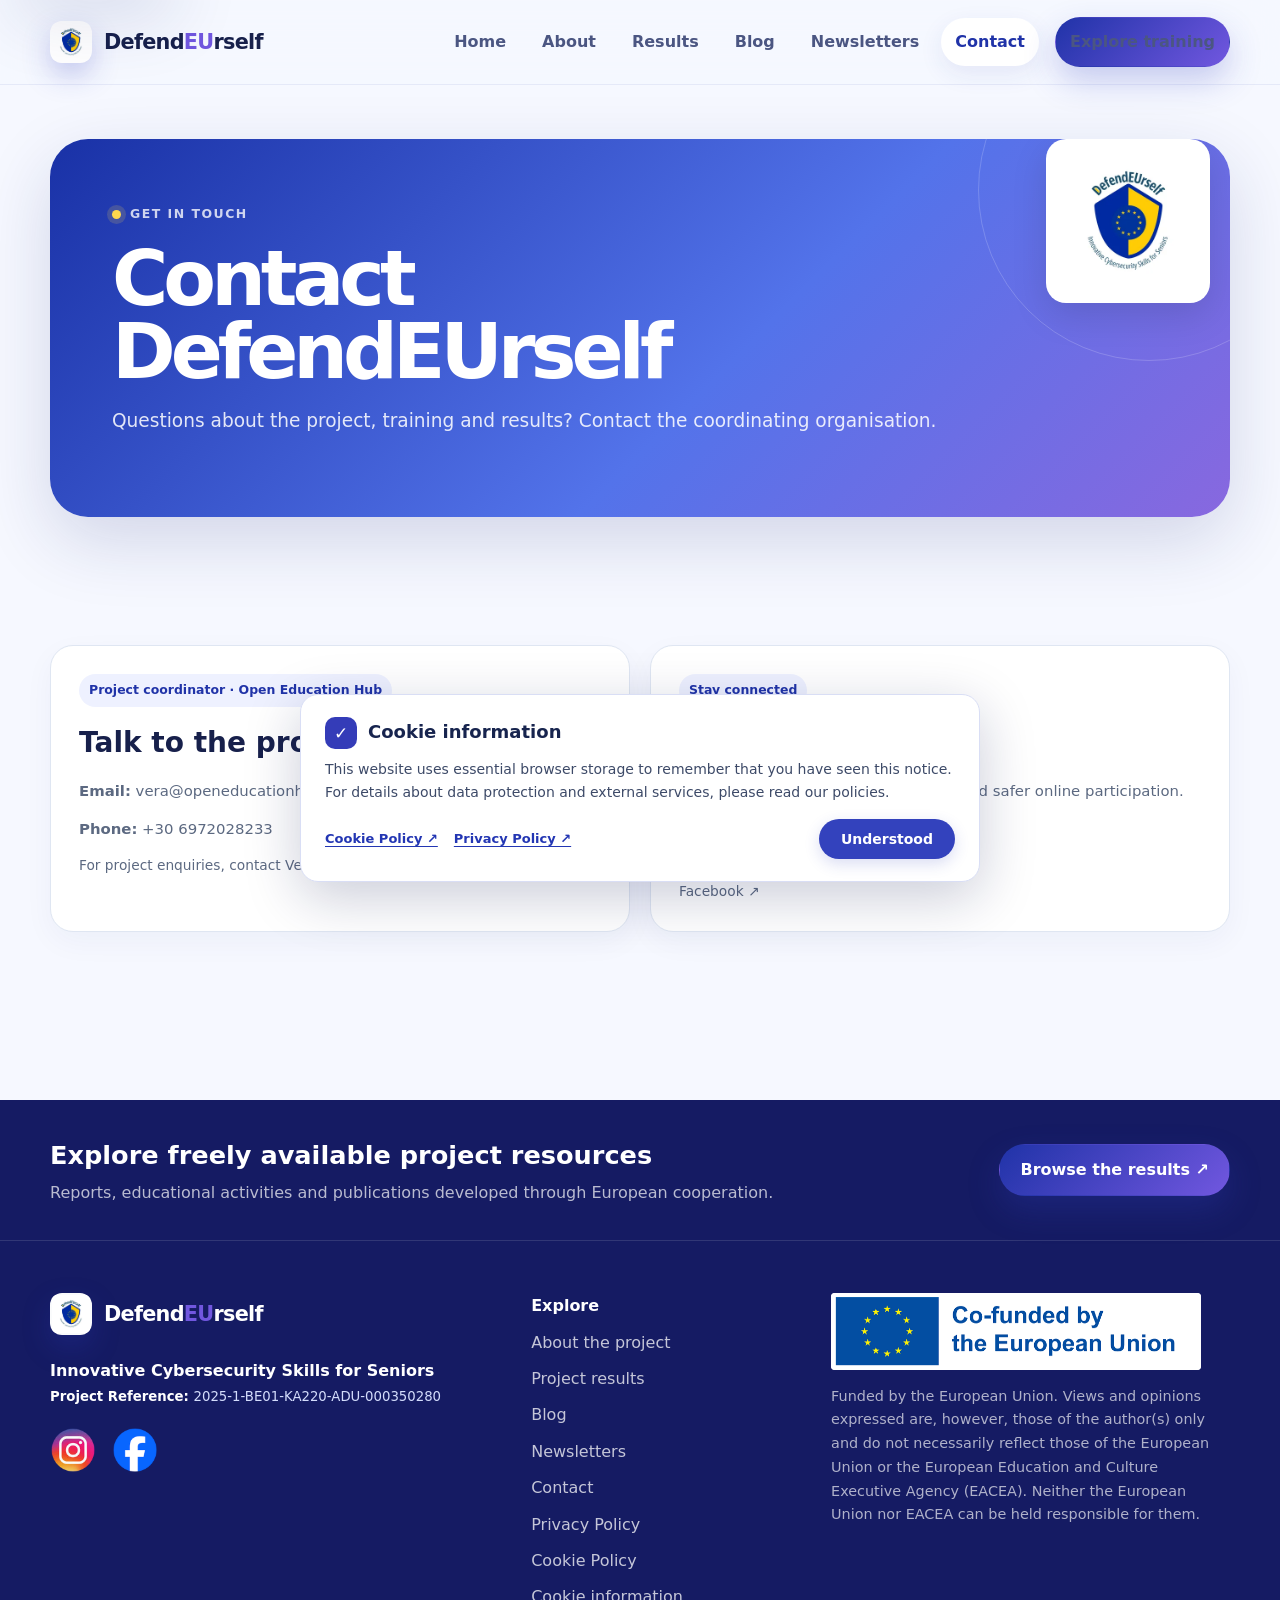
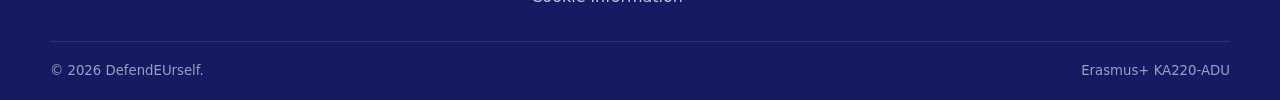
<file: contact.html>
<!DOCTYPE html>

<html lang="en"><head><meta charset="utf-8"/><meta content="width=device-width, initial-scale=1" name="viewport"/><meta content="Contact DefendEUrself consortium" name="description"/><meta content="#2033a8" name="theme-color"/><title>Contact | DefendEUrself</title><link href="assets/css/styles.css" rel="stylesheet"/><style>
/* Site enhancements, scoped to official logos and new content. Existing site stylesheet remains untouched. */
.brand-mark.brand-official{width:42px;height:42px;min-width:42px;border-radius:12px;display:grid;place-items:center;background:white;overflow:hidden;padding:2px}
.brand-mark.brand-official img{width:100%;height:100%;object-fit:contain;display:block}
.site-footer .brand-mark.brand-official{background:rgba(255,255,255,.98)}
.partner-logo.partner-official{display:flex;align-items:center;justify-content:center;width:100%;height:90px;padding:12px;background:#fff;border:1px solid #e0e5f3;border-radius:14px;overflow:hidden}
.partner-logo.partner-official img{width:100%;height:100%;object-fit:contain}
.hero-art{position:relative}
.hero-project-logo{position:absolute;right:23px;top:18px;width:120px;height:120px;background:#fff;border:1px solid #e0e6f6;border-radius:22px;padding:10px;box-shadow:0 16px 42px rgba(9,22,74,.22);z-index:2}
.hero-project-logo img{width:100%;height:100%;object-fit:contain}
.page-hero .container,.page-hero-panel{position:relative}
.page-project-logo{display:block;object-fit:contain;position:absolute;right:20px;top:0;width:164px;height:164px;padding:12px;background:#fff;border-radius:20px;box-shadow:0 12px 36px rgba(0,0,0,.12)}
.page-hero:has(.page-project-logo) h1,.page-hero:has(.page-project-logo) p{max-width:calc(100% - 210px)}
.site-social{display:flex;align-items:center;flex-wrap:wrap;gap:10px;margin-top:12px}
.site-social a{display:inline-flex;text-decoration:none;font-size:.86rem;align-items:center;gap:6px;border-radius:10px;padding:7px 10px;background:rgba(255,255,255,.1);color:#fff;font-weight:700}
.site-social a:hover{background:rgba(255,255,255,.2)}
.site-footer .site-social{margin-top:18px}
/* Results and course-specific reusable elements */
.results-section,.course-section{padding:76px 0}
.results-section.tinted,.course-section.tinted{background:#f3f6ff}
.results-section .section-header,.course-section .section-header{max-width:840px}
.results-section h2,.course-section h2{font-family:Manrope,'DM Sans',sans-serif;letter-spacing:-.035em;color:#19265a}
.rk-grid{display:grid;grid-template-columns:repeat(3,minmax(0,1fr));gap:22px}
.rk-grid.five{grid-template-columns:repeat(3,minmax(0,1fr))}
.rk-card{background:white;border:1px solid #dfe6f2;border-radius:23px;padding:28px;box-shadow:0 10px 30px rgba(29,45,105,.045);display:flex;flex-direction:column;gap:13px;min-width:0;transition:transform .2s,border-color .2s,box-shadow .2s}
.rk-card:hover{transform:translateY(-3px);box-shadow:0 15px 36px rgba(29,45,105,.10);border-color:#b2c2fa}
.rk-card h3{margin:0;color:#1c2a65;font-size:1.28rem}
.rk-card p{margin:0;color:#5c6981;font-size:.93rem}
.rk-card .tag{align-self:start}
.rk-icon{width:56px;height:56px;display:grid;place-items:center;border-radius:16px;font-size:1.6rem;background:#eef1ff}
.rk-links{display:flex;flex-wrap:wrap;align-items:center;gap:9px;margin-top:auto;padding-top:12px}
.rk-button{display:inline-flex;align-items:center;justify-content:center;gap:7px;border-radius:11px;border:1px solid #cdd8f8;padding:9px 13px;background:#f2f5ff;text-decoration:none;font-weight:750;font-size:.84rem;color:#2440a8;line-height:1.35}
.rk-button:hover{background:#e4ebff;border-color:#9baded}
.rk-button.dark{background:#2337a8;border-color:#2337a8;color:white}
.rk-chip{display:inline-flex;border-radius:30px;background:#e8eeff;color:#2441a8;padding:6px 11px;font-size:.74rem;font-weight:800}
.rk-report-flag{font-size:1.8rem;line-height:1}
.rk-heading-row{display:flex;align-items:center;gap:14px}
.rk-language-grid{display:grid;grid-template-columns:repeat(4,minmax(0,1fr));gap:15px}
.rk-language-grid a{background:white;border:1px solid #dfe6f2;border-radius:18px;padding:23px 15px;display:flex;justify-content:space-between;align-items:center;gap:10px;text-decoration:none;color:#172b75;font-weight:800;box-shadow:0 7px 22px rgba(20,35,95,.04)}
.rk-language-grid a:hover{border-color:#95a9ef;background:#f8faff;transform:translateY(-2px)}
.rk-level-grid{display:grid;grid-template-columns:repeat(3,minmax(0,1fr));gap:16px;margin:18px 0 30px}
.rk-level{background:#f5f7ff;border:1px solid #dce5fa;border-radius:18px;padding:18px}
.rk-level strong{display:block;color:#172466;font-size:1.12rem;margin:6px 0}
.rk-level p{margin:0;font-size:.86rem}
.rk-lesson-list{margin:12px 0 0;padding:0;list-style:none;display:grid;gap:8px}
.rk-lesson-list a{display:flex;gap:8px;color:#2337a8;text-decoration:none;font-size:.89rem;font-weight:700;line-height:1.4}
.rk-lesson-list a:hover{text-decoration:underline}
.rk-spotlight{display:grid;grid-template-columns:minmax(0,1.2fr) auto;gap:22px;align-items:center;border-radius:22px;padding:34px;background:linear-gradient(120deg,#18256e,#384aca);color:#fff}
.rk-spotlight h2,.rk-spotlight h3{color:#fff;margin:0 0 10px}
.rk-spotlight p{color:#e2e8ff;margin:0}
.rk-spotlight .rk-button{background:#ffdf59;color:#19265d;border-color:#ffdf59}
.rk-hero-logo{display:block;width:min(210px,100%);background:#fff;padding:13px;border-radius:24px;box-shadow:0 18px 42px rgba(9,18,73,.22)}
.rk-hero-logo img{display:block;width:100%;height:auto}
.page-hero .rk-hero-grid{display:grid;grid-template-columns:minmax(0,1fr) 220px;gap:30px;align-items:center}
.page-hero .rk-hero-grid h1,.page-hero .rk-hero-grid p{max-width:unset}
.page-hero .rk-hero-grid .eyebrow{color:#f6f8ff}
.rk-step{display:flex;align-items:center;gap:10px;color:#3552bb;font-weight:800;font-size:.84rem;text-transform:uppercase;letter-spacing:.07em}
.rk-step:before{content:'';width:8px;height:8px;border-radius:50%;background:#ffd84d}
.course-topic{scroll-margin-top:110px}
.course-topic .rk-card{height:100%}
.course-topic .rk-card h3{font-size:1.24rem}
.course-detail{background:white;border:1px solid #dde5f3;border-radius:22px;padding:28px;margin-bottom:22px;scroll-margin-top:110px}
.course-detail h3{margin:0 0 10px}
.course-detail small{color:#67748b}
.course-note{background:#f1f4ff;border-radius:18px;padding:22px;color:#27346e;border-left:4px solid #4257d1}
.course-note p{margin:0;color:#3c4b73}
.rk-pdf-grid{display:grid;grid-template-columns:repeat(2,minmax(0,1fr));gap:20px}
.rk-top{position:fixed;right:24px;bottom:24px;z-index:150;background:#2539b7;color:#fff;border:0;box-shadow:0 12px 33px rgba(13,30,91,.3);border-radius:40px;padding:12px 17px;font-size:.9rem;font-weight:800;cursor:pointer;opacity:0;pointer-events:none;transform:translateY(16px);transition:opacity .2s,transform .2s}
.rk-top.visible{opacity:1;pointer-events:auto;transform:none}
@media(max-width:1000px){.rk-grid,.rk-grid.five{grid-template-columns:repeat(2,minmax(0,1fr))}.rk-language-grid{grid-template-columns:repeat(2,minmax(0,1fr))}}
@media(max-width:760px){.page-project-logo{position:static;width:126px;height:126px;margin:26px 0 0}.page-hero:has(.page-project-logo) h1,.page-hero:has(.page-project-logo) p{max-width:100%}.hero-project-logo{width:86px;height:86px;right:5px;top:5px}.rk-grid,.rk-grid.five,.rk-language-grid,.rk-pdf-grid,.rk-level-grid{grid-template-columns:1fr}.rk-spotlight{grid-template-columns:1fr}.page-hero .rk-hero-grid{grid-template-columns:1fr}.rk-hero-logo{width:130px}.results-section,.course-section{padding:52px 0}}
@media(prefers-reduced-motion:reduce){html{scroll-behavior:auto}.rk-card,.rk-top{transition:none}}
</style><link href="[data-uri]" rel="icon" type="image/webp"/>
<!-- DefendEUrself cookie notice: isolated styles; no existing page styles are changed. -->
<style id="deu-cookie-notice-style">
#deu-cookie-notice { box-sizing:border-box; position:fixed; z-index:2147480000; bottom:18px; left:18px; right:18px; width:min(680px,calc(100% - 36px)); margin:0 auto; padding:22px 24px; background:#fff; color:#17244e; border:1px solid #d9def5; border-radius:18px; box-shadow:0 15px 55px rgba(14,25,76,.22); font-family:inherit; }
#deu-cookie-notice[hidden] { display:none !important; }
#deu-cookie-notice *, #deu-cookie-notice *::before, #deu-cookie-notice *::after { box-sizing:border-box; }
#deu-cookie-notice .deu-cookie-head { display:flex; align-items:center; gap:11px; margin-bottom:9px; }
#deu-cookie-notice .deu-cookie-shield { width:32px; height:32px; display:grid; place-items:center; border-radius:10px; color:#fff; background:#343cb8; flex:none; font-size:17px; }
#deu-cookie-notice h2 { font-family:inherit; font-size:18px; font-weight:750; line-height:1.35; margin:0; color:#17244e; }
#deu-cookie-notice p { font-size:14px; line-height:1.65; margin:0 0 15px; color:#3d4a68; }
#deu-cookie-notice .deu-cookie-actions { display:flex; gap:10px; justify-content:space-between; flex-wrap:wrap; align-items:center; }
#deu-cookie-notice .deu-cookie-links { display:flex; flex-wrap:wrap; gap:9px 16px; }
#deu-cookie-notice a { color:#2336b3; text-decoration:underline; text-underline-offset:3px; font-weight:600; font-size:13px; }
#deu-cookie-notice .deu-cookie-ok { appearance:none; border:0; border-radius:999px; background:#3342bd; color:#fff; padding:11px 22px; font-family:inherit; font-size:14px; line-height:1.3; font-weight:700; cursor:pointer; box-shadow:0 5px 15px rgba(51,66,189,.18); }
#deu-cookie-notice .deu-cookie-ok:hover { background:#243195; }
#deu-cookie-notice a:focus-visible,#deu-cookie-notice button:focus-visible,.deu-cookie-reopen:focus-visible { outline:3px solid #f5bd19; outline-offset:3px; }
@media(max-width:480px){ #deu-cookie-notice{bottom:12px;left:12px;right:12px;width:calc(100% - 24px);padding:17px;} #deu-cookie-notice .deu-cookie-actions{align-items:stretch; flex-direction:column;} #deu-cookie-notice .deu-cookie-ok{width:100%;} }
</style>
<style id="def-footer-only-fix">
/* Scoped to the footer; no changes to other site components. */
.site-footer .def-footer-project-title{font-size:1rem;font-weight:650;line-height:1.45;color:#fff;margin:17px 0 5px;max-width:420px}
.site-footer .def-footer-project-ref{font-size:.83rem;color:#d4ddfc;line-height:1.55;margin:0 0 20px;max-width:420px;overflow-wrap:anywhere}
.site-footer .def-footer-project-ref strong{color:#fff;font-weight:650}
.site-footer .def-footer-icons{display:flex;gap:16px;align-items:center;justify-content:flex-start;margin-top:16px}
.site-footer .def-footer-icons a{box-sizing:border-box;display:flex;align-items:center;justify-content:center;width:46px;height:46px;min-width:46px;min-height:46px;padding:0;margin:0;border:0;box-shadow:none;border-radius:50%;background:transparent;text-decoration:none;overflow:visible;transition:transform .2s ease}
.site-footer .def-footer-icons a:hover{transform:translateY(-2px)}
.site-footer .def-footer-icons a:focus-visible{outline:3px solid #ffd84d;outline-offset:4px}
.site-footer .def-footer-icons a img{box-sizing:border-box;display:block;object-fit:contain;width:44px;height:44px;max-width:44px;max-height:44px;flex:none}
.site-footer .funding-lockup.def-footer-funding{display:block;width:100%;margin:0;padding:0;background:transparent;border:0}
.site-footer .funding-lockup.def-footer-funding img{display:block;object-fit:contain;width:min(100%,370px);height:auto;max-width:100%;background:#fff;border-radius:4px}
@media(max-width:640px){.site-footer .def-footer-funding img{width:min(100%,350px)}}
@media(prefers-reduced-motion:reduce){.site-footer .def-footer-icons a{transition:none}}
</style>

<style id="deu-vera-nov26-patches">
/* Match the already established About-page hero panel on the remaining pages. */
.page-hero.deu-page-banner .page-hero-panel{position:relative;min-width:0}
.page-hero.deu-page-banner .rk-hero-grid{max-width:100%;min-width:0}
.page-hero.deu-page-banner .page-hero-panel .page-project-logo{max-width:22%;height:auto;max-height:170px;object-fit:contain}
/* Real national flag pictures, not two-letter regional-indicator glyphs. */
.rk-report-flag.deu-country-flag{display:inline-flex;align-items:center;justify-content:center;width:56px;min-width:56px;height:42px;padding:4px;background:#f3f5ff;border:1px solid #e0e5f5;border-radius:12px;overflow:hidden;line-height:1}
.rk-report-flag.deu-country-flag img{display:block;width:46px;height:30px;object-fit:cover;border-radius:4px;box-shadow:0 1px 4px rgba(0,0,0,.14)}
@media(max-width:700px){.page-hero.deu-page-banner .rk-hero-grid{grid-template-columns:minmax(0,1fr)!important;gap:22px}.page-hero.deu-page-banner .rk-hero-logo{max-width:150px}.page-hero.deu-page-banner .page-hero-panel .page-project-logo{position:static;max-width:140px;margin-top:20px;width:140px;height:140px}.page-hero.deu-page-banner .page-hero-panel h1,.page-hero.deu-page-banner .page-hero-panel p{max-width:100%}}
</style></head>
<body><a class="skip-link" href="#main-content">Skip to content</a>
<header class="site-header"><div class="container nav-wrap"><a aria-label="DefendEUrself home" class="brand" href="index.html"><span class="brand-mark brand-official"><img alt="" height="42" src="[data-uri]" width="42"/></span><span>Defend<span class="eu">EU</span>rself</span></a><nav aria-label="Primary navigation" class="site-nav"><a href="index.html">Home</a><a href="about.html">About</a><a href="results.html">Results</a><a href="blog.html">Blog</a><a href="newsletters.html">Newsletters</a><a aria-current="page" href="contact.html">Contact</a><a class="button button-primary nav-cta" href="course.html">Explore training</a></nav><button aria-expanded="false" aria-label="Open navigation menu" class="mobile-menu-button"></button></div></header>
<main id="main-content"><section class="page-hero deu-page-banner"><div class="container"><div class="page-hero-panel"><div class="eyebrow"><span class="eyebrow-dot"></span>Get in touch</div><h1>Contact DefendEUrself</h1><p>Questions about the project, training and results? Contact the coordinating organisation.</p><img alt="DefendEUrself – official project logo" class="page-project-logo" src="[data-uri]"/></div></div></section><section class="section"><div class="container"><div class="rk-pdf-grid"><article class="rk-card"><span class="tag">Project coordinator · Open Education Hub</span><h2 style="font-size:1.75rem;margin:0">Talk to the project team</h2><p><strong>Email:</strong> <a href="mailto:vera@openeducationhub.be">vera@openeducationhub.be</a></p><p><strong>Phone:</strong> <a href="tel:+306972028233">+30 6972028233</a></p><p style="font-size:.86rem">For project enquiries, contact Vera Gospodini at Open Education Hub.</p></article><article class="rk-card"><span class="tag">Stay connected</span><h2 style="font-size:1.75rem;margin:0">Follow the project</h2><p>News about digital inclusion, training and safer online participation.</p><div class="rk-links"><a class="rk-button dark" href="https://www.instagram.com/defendeurself.project/" rel="noopener noreferrer" target="_blank">Instagram ↗</a></div><p style="font-size:.86rem"><a href="https://www.facebook.com/profile.php?id=61583153321765" rel="noopener noreferrer" target="_blank">Facebook ↗</a></p></article></div></div></section></main>
<footer class="site-footer"><div class="newsletter-strip"><div class="container newsletter-inline"><div><h2>Explore freely available project resources</h2><p>Reports, educational activities and publications developed through European cooperation.</p></div><a class="button button-primary" href="results.html">Browse the results ↗</a></div></div><div class="footer-main"><div class="container footer-grid"><div class="footer-brand"><a class="brand" href="index.html"><span class="brand-mark brand-official"><img alt="" height="42" src="[data-uri]" width="42"/></span><span>Defend<span class="eu">EU</span>rself</span></a><p class="def-footer-project-title">Innovative Cybersecurity Skills for Seniors</p><p class="def-footer-project-ref"><strong>Project Reference: </strong>2025-1-BE01-KA220-ADU-000350280</p><div aria-label="DefendEUrself social media" class="def-footer-icons"><a aria-label="Visit DefendEUrself on Instagram" href="https://www.instagram.com/defendeurself.project/" rel="noopener noreferrer" target="_blank"><img alt="" aria-hidden="true" height="44" loading="lazy" src="[data-uri]" width="44"/></a><a aria-label="Visit DefendEUrself on Facebook" href="https://www.facebook.com/profile.php?id=61583153321765" rel="noopener noreferrer" target="_blank"><img alt="" aria-hidden="true" height="44" loading="lazy" src="[data-uri]" width="44"/></a></div></div><div class="footer-links"><strong>Explore</strong><a href="about.html">About the project</a><a href="results.html">Project results</a><a href="blog.html">Blog</a><a href="newsletters.html">Newsletters</a><a href="contact.html">Contact</a>
<a href="https://drive.google.com/file/d/1LmndwA52XreIHmTqpKWVuQ_9V2-LKDGW/view?usp=drive_link" rel="noopener noreferrer" target="_blank">Privacy Policy</a>
<a href="https://drive.google.com/file/d/1uKuZpL2EGDIl8XXr5-HZQHpkTVfG1H8k/view?usp=drive_link" rel="noopener noreferrer" target="_blank">Cookie Policy</a>
<a class="deu-cookie-reopen" href="#deu-cookie-notice">Cookie information</a>
</div><div><div class="funding-lockup def-footer-funding"><img alt="Co-funded by the European Union" height="148" loading="lazy" src="[data-uri]" width="712"/></div><p class="footer-disclaimer">Funded by the European Union. Views and opinions expressed are, however, those of the author(s) only and do not necessarily reflect those of the European Union or the European Education and Culture Executive Agency (EACEA). Neither the European Union nor EACEA can be held responsible for them.</p></div></div></div><div class="container footer-bottom"><span>© <span data-current-year="">2026</span> DefendEUrself.</span><span>Erasmus+ KA220-ADU</span></div></footer><script src="assets/js/main.js"></script>
<!-- Informed acknowledgement of essential storage only. No consent to optional tracking is requested. -->
<section aria-labelledby="deu-cookie-title" hidden="" id="deu-cookie-notice" role="region">
<div class="deu-cookie-head"><span aria-hidden="true" class="deu-cookie-shield">✓</span><h2 id="deu-cookie-title">Cookie information</h2></div>
<p>This website uses essential browser storage to remember that you have seen this notice. For details about data protection and external services, please read our policies.</p>
<div class="deu-cookie-actions">
<div class="deu-cookie-links"><a href="https://drive.google.com/file/d/1uKuZpL2EGDIl8XXr5-HZQHpkTVfG1H8k/view?usp=drive_link" rel="noopener noreferrer" target="_blank">Cookie Policy ↗</a><a href="https://drive.google.com/file/d/1LmndwA52XreIHmTqpKWVuQ_9V2-LKDGW/view?usp=drive_link" rel="noopener noreferrer" target="_blank">Privacy Policy ↗</a></div>
<button class="deu-cookie-ok" id="deu-cookie-dismiss" type="button">Understood</button>
</div>
</section>
<script id="deu-cookie-notice-script">
(function () {
  'use strict';
  var KEY = 'defendeurself.cookie_notice_seen.v1';
  var DAYS = 180;
  var notice = document.getElementById('deu-cookie-notice');
  var dismiss = document.getElementById('deu-cookie-dismiss');
  if (!notice || !dismiss) return;
  function wasAcknowledged() {
    try {
      var date = Number(window.localStorage.getItem(KEY));
      return date > 0 && (Date.now() - date) < DAYS*86400000;
    } catch (e) { return false; }
  }
  function showNotice(shouldFocus) {
    notice.hidden = false;
    if (shouldFocus) dismiss.focus();
  }
  function hideNotice() {
    notice.hidden = true;
    try { window.localStorage.setItem(KEY, String(Date.now())); } catch (e) { /* visitors can still dismiss without browser storage */ }
  }
  dismiss.addEventListener('click', hideNotice);
  document.querySelectorAll('.deu-cookie-reopen').forEach(function(link) {
    link.addEventListener('click', function (event) {
      event.preventDefault();
      showNotice(true);
    });
  });
  window.addEventListener('storage', function (event) {
    if (event.key === KEY && wasAcknowledged()) notice.hidden = true;
  });
  if (!wasAcknowledged()) showNotice(false);
})();
</script>
</body></html>
</file>
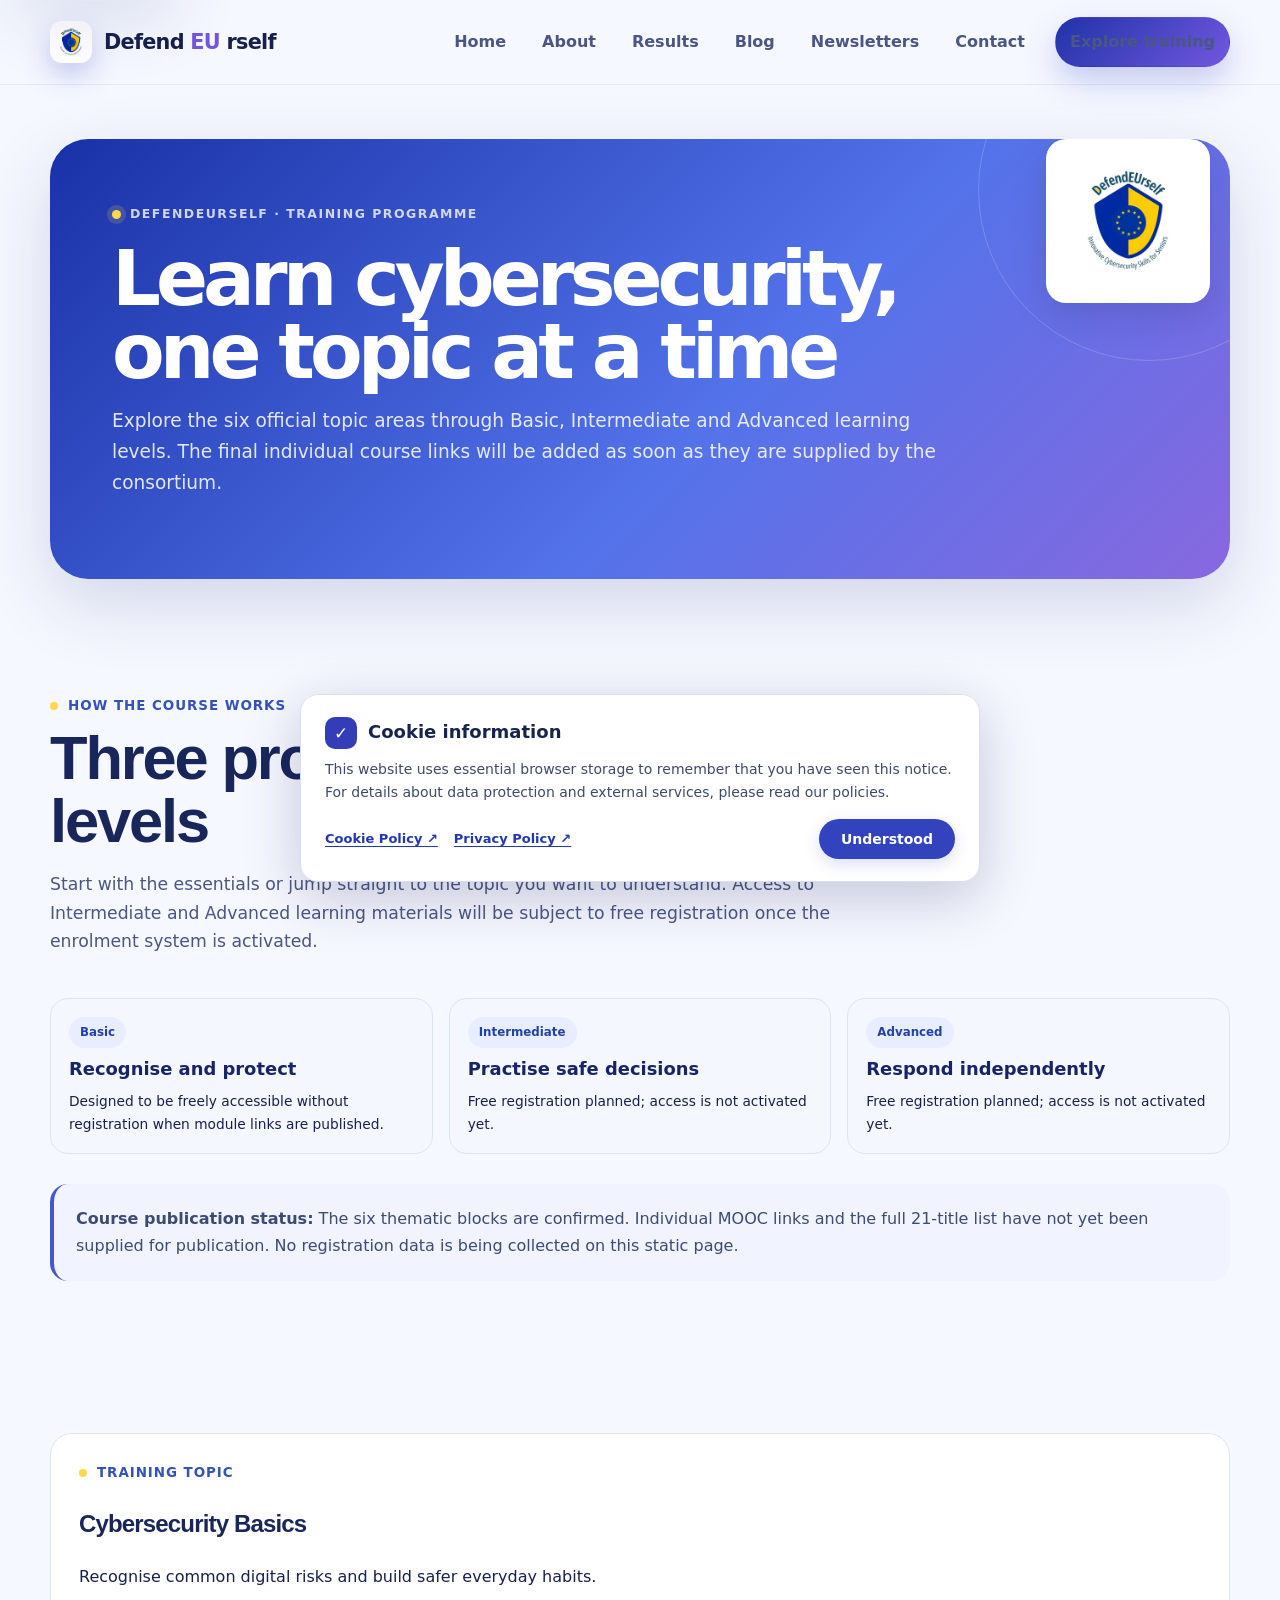
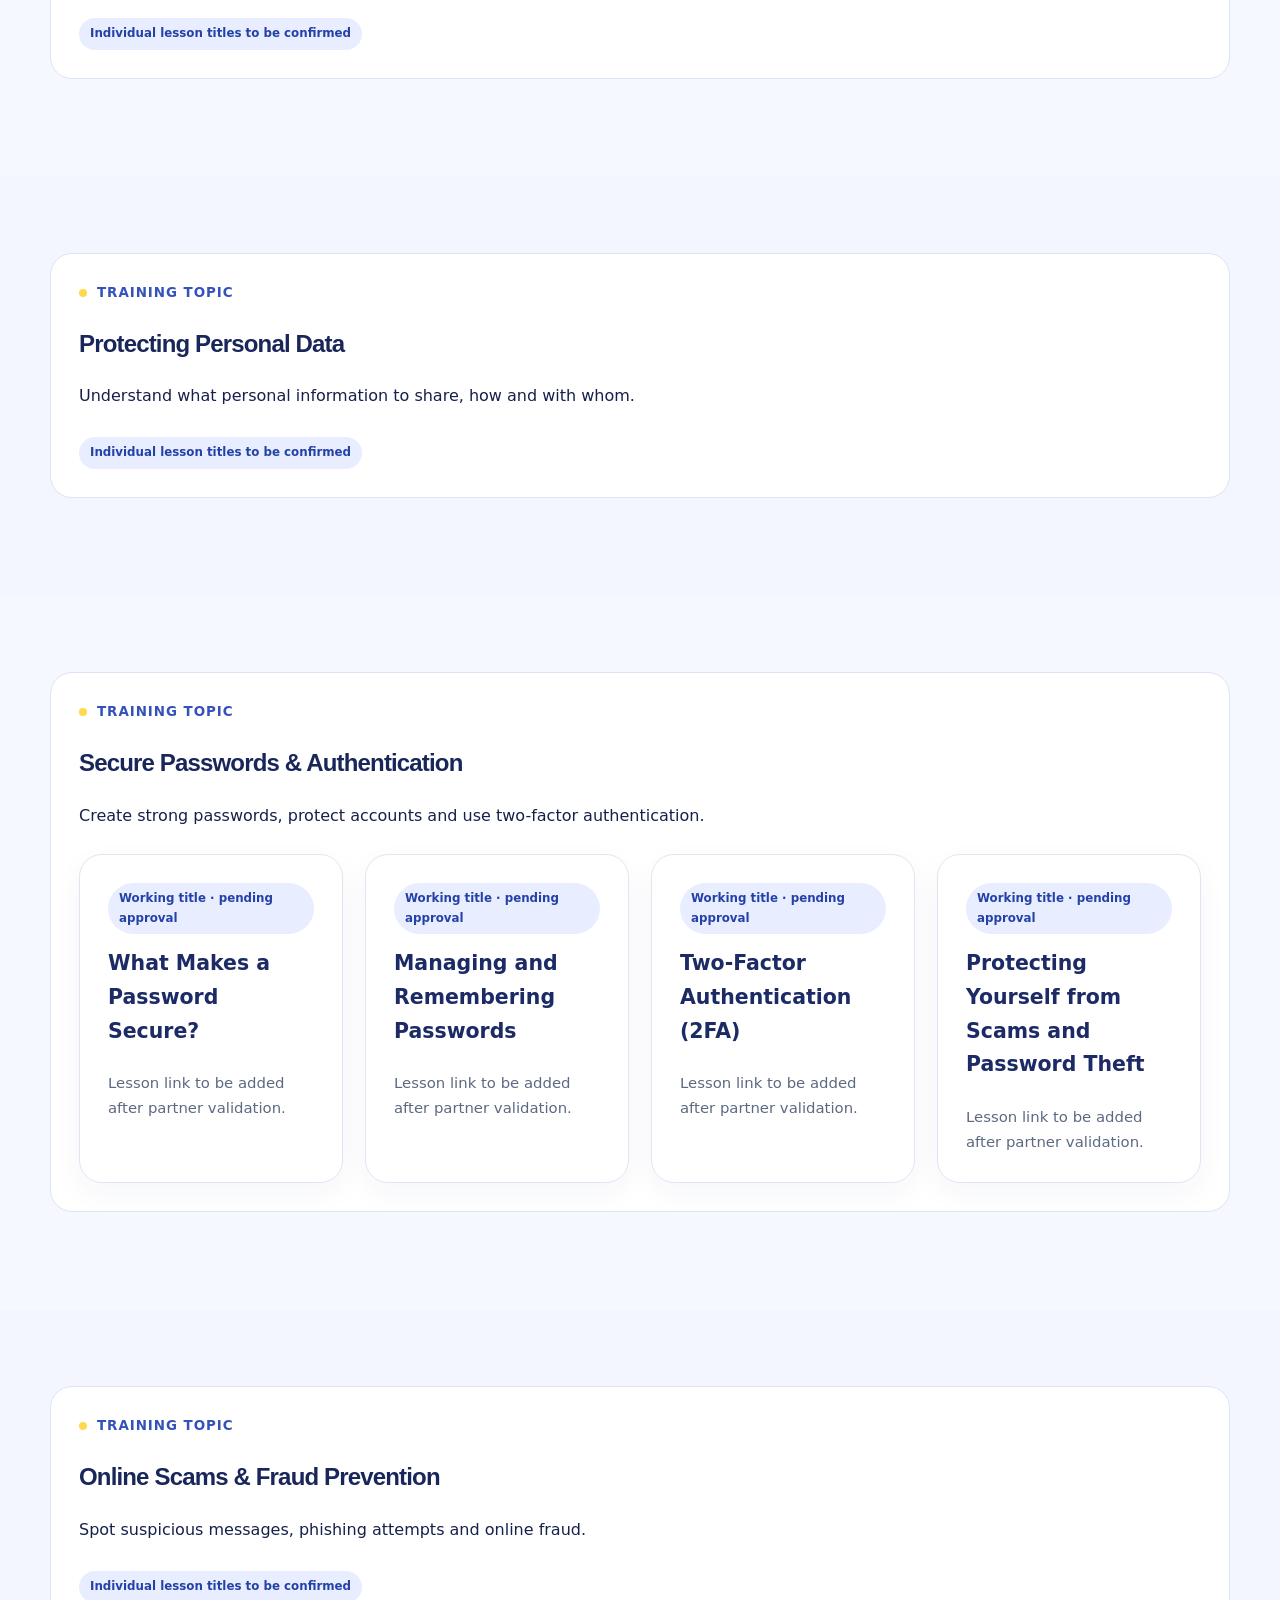
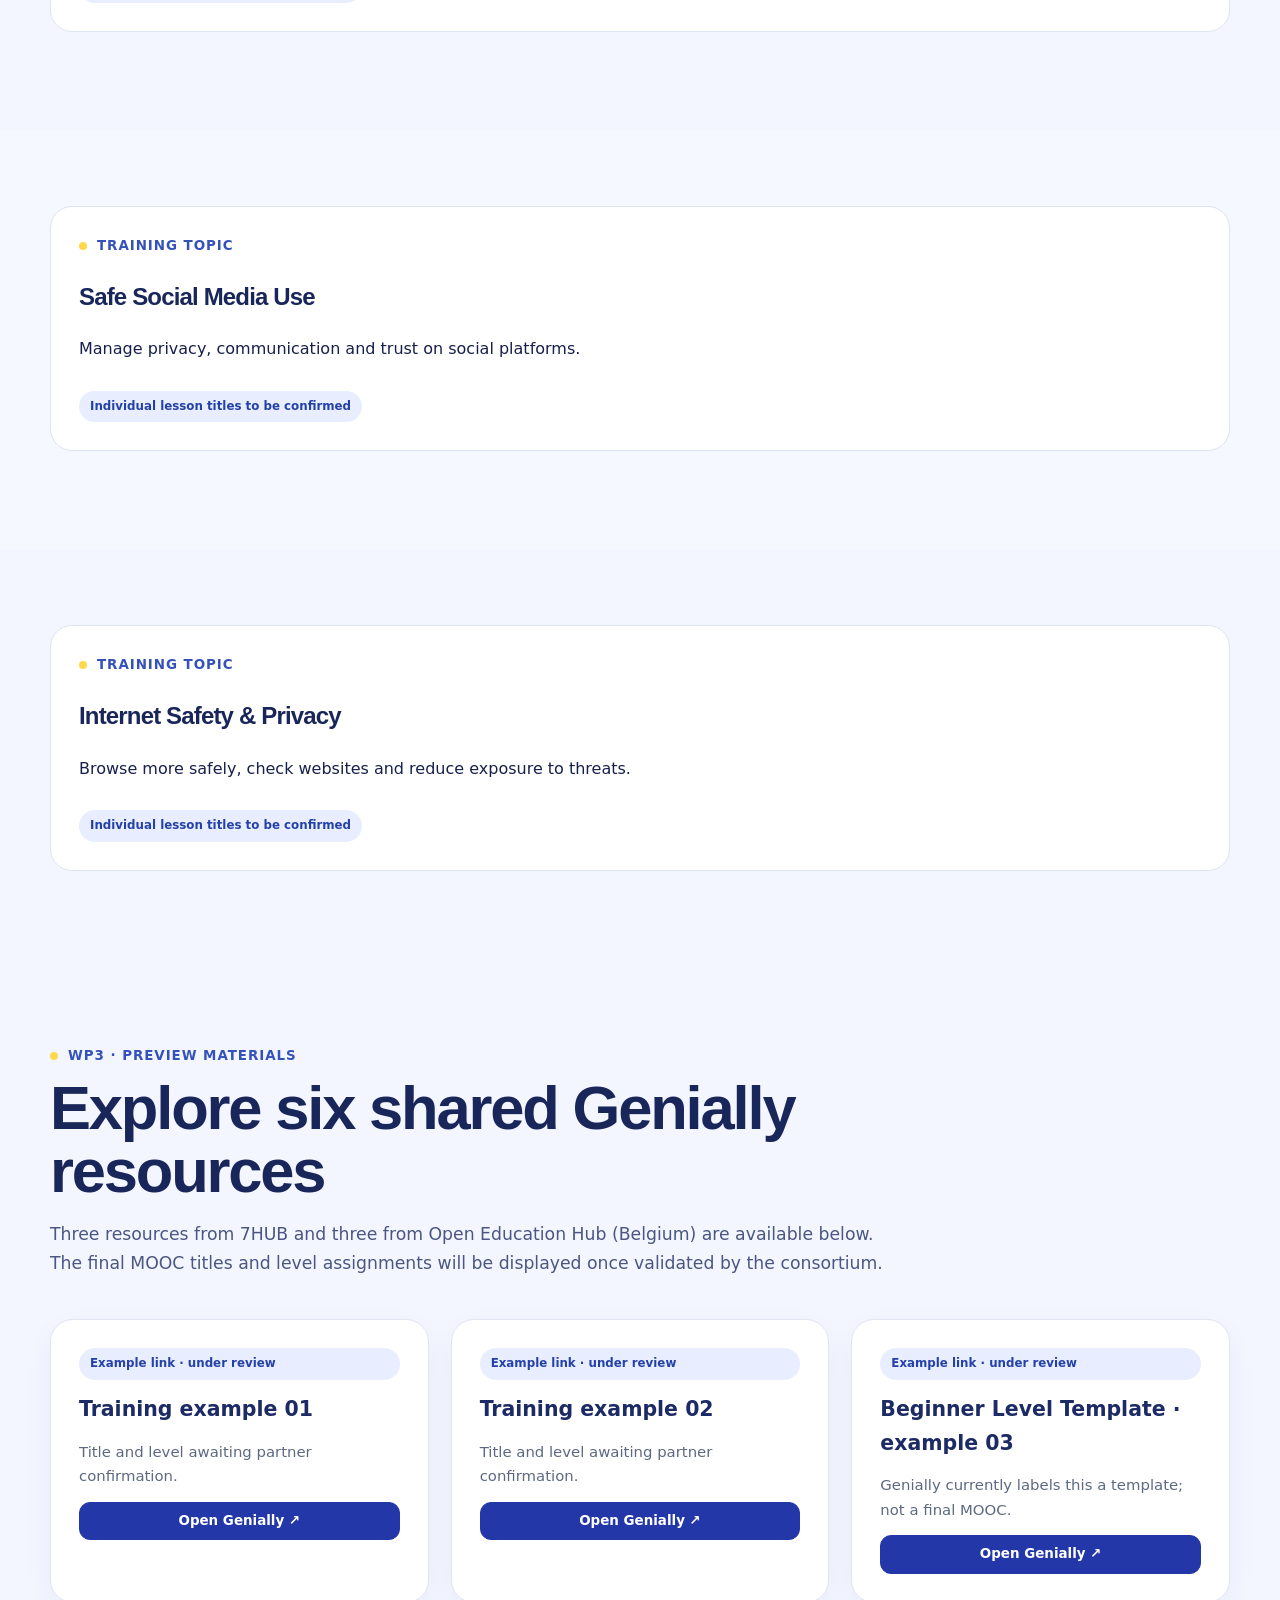
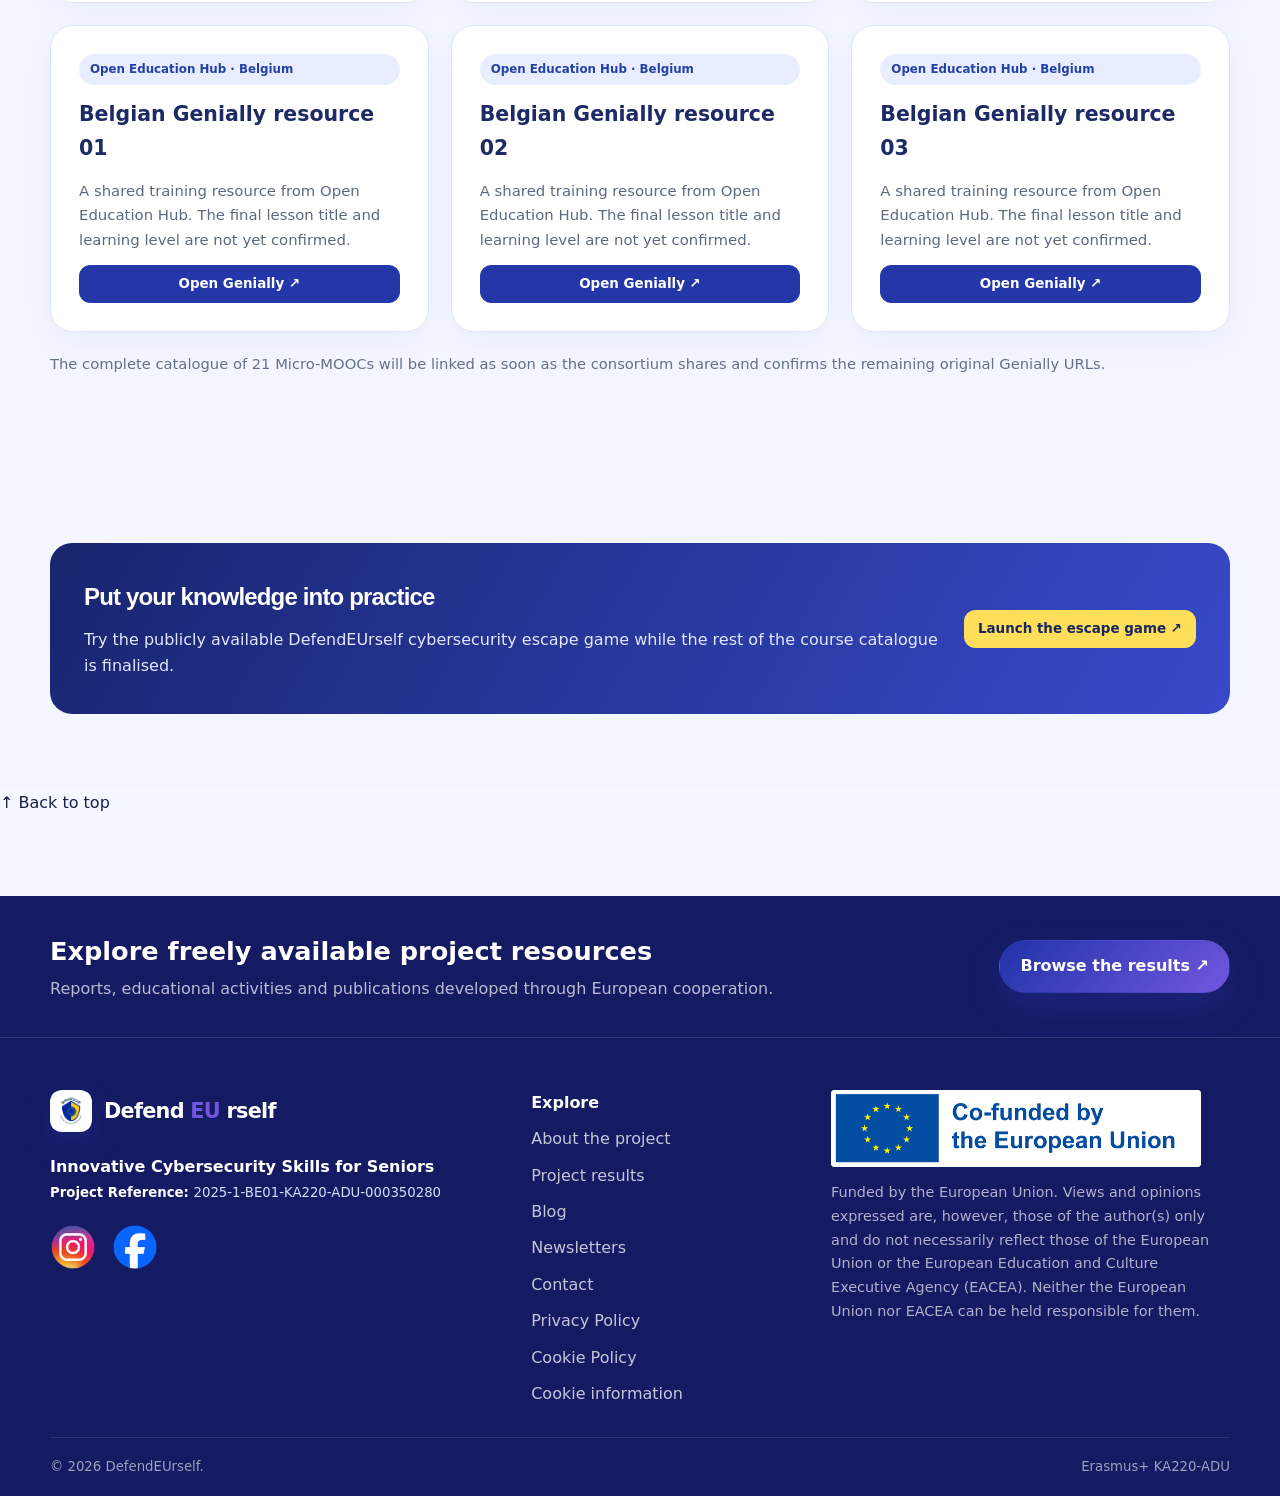
<file: course.html>
<!DOCTYPE html>

<html lang="en">
<head>
<meta charset="utf-8"/>
<meta content="width=device-width, initial-scale=1" name="viewport"/>
<meta content="Research, micro-MOOCs, cybersecurity games and project resources" name="description"/>
<meta content="#2033a8" name="theme-color"/>
<title>Training course | DefendEUrself</title>
<link href="assets/css/styles.css" rel="stylesheet"/>
<style>
/* Site enhancements, scoped to official logos and new content. Existing site stylesheet remains untouched. */
.brand-mark.brand-official{width:42px;height:42px;min-width:42px;border-radius:12px;display:grid;place-items:center;background:white;overflow:hidden;padding:2px}
.brand-mark.brand-official img{width:100%;height:100%;object-fit:contain;display:block}
.site-footer .brand-mark.brand-official{background:rgba(255,255,255,.98)}
.partner-logo.partner-official{display:flex;align-items:center;justify-content:center;width:100%;height:90px;padding:12px;background:#fff;border:1px solid #e0e5f3;border-radius:14px;overflow:hidden}
.partner-logo.partner-official img{width:100%;height:100%;object-fit:contain}
.hero-art{position:relative}
.hero-project-logo{position:absolute;right:23px;top:18px;width:120px;height:120px;background:#fff;border:1px solid #e0e6f6;border-radius:22px;padding:10px;box-shadow:0 16px 42px rgba(9,22,74,.22);z-index:2}
.hero-project-logo img{width:100%;height:100%;object-fit:contain}
.page-hero .container,.page-hero-panel{position:relative}
.page-project-logo{display:block;object-fit:contain;position:absolute;right:20px;top:0;width:164px;height:164px;padding:12px;background:#fff;border-radius:20px;box-shadow:0 12px 36px rgba(0,0,0,.12)}
.page-hero:has(.page-project-logo) h1,.page-hero:has(.page-project-logo) p{max-width:calc(100% - 210px)}
.site-social{display:flex;align-items:center;flex-wrap:wrap;gap:10px;margin-top:12px}
.site-social a{display:inline-flex;text-decoration:none;font-size:.86rem;align-items:center;gap:6px;border-radius:10px;padding:7px 10px;background:rgba(255,255,255,.1);color:#fff;font-weight:700}
.site-social a:hover{background:rgba(255,255,255,.2)}
.site-footer .site-social{margin-top:18px}
/* Results and course-specific reusable elements */
.results-section,.course-section{padding:76px 0}
.results-section.tinted,.course-section.tinted{background:#f3f6ff}
.results-section .section-header,.course-section .section-header{max-width:840px}
.results-section h2,.course-section h2{font-family:Manrope,'DM Sans',sans-serif;letter-spacing:-.035em;color:#19265a}
.rk-grid{display:grid;grid-template-columns:repeat(3,minmax(0,1fr));gap:22px}
.rk-grid.five{grid-template-columns:repeat(3,minmax(0,1fr))}
.rk-card{background:white;border:1px solid #dfe6f2;border-radius:23px;padding:28px;box-shadow:0 10px 30px rgba(29,45,105,.045);display:flex;flex-direction:column;gap:13px;min-width:0;transition:transform .2s,border-color .2s,box-shadow .2s}
.rk-card:hover{transform:translateY(-3px);box-shadow:0 15px 36px rgba(29,45,105,.10);border-color:#b2c2fa}
.rk-card h3{margin:0;color:#1c2a65;font-size:1.28rem}
.rk-card p{margin:0;color:#5c6981;font-size:.93rem}
.rk-card .tag{align-self:start}
.rk-icon{width:56px;height:56px;display:grid;place-items:center;border-radius:16px;font-size:1.6rem;background:#eef1ff}
.rk-links{display:flex;flex-wrap:wrap;align-items:center;gap:9px;margin-top:auto;padding-top:12px}
.rk-button{display:inline-flex;align-items:center;justify-content:center;gap:7px;border-radius:11px;border:1px solid #cdd8f8;padding:9px 13px;background:#f2f5ff;text-decoration:none;font-weight:750;font-size:.84rem;color:#2440a8;line-height:1.35}
.rk-button:hover{background:#e4ebff;border-color:#9baded}
.rk-button.dark{background:#2337a8;border-color:#2337a8;color:white}
.rk-chip{display:inline-flex;border-radius:30px;background:#e8eeff;color:#2441a8;padding:6px 11px;font-size:.74rem;font-weight:800}
.rk-report-flag{font-size:1.8rem;line-height:1}
.rk-heading-row{display:flex;align-items:center;gap:14px}
.rk-language-grid{display:grid;grid-template-columns:repeat(4,minmax(0,1fr));gap:15px}
.rk-language-grid a{background:white;border:1px solid #dfe6f2;border-radius:18px;padding:23px 15px;display:flex;justify-content:space-between;align-items:center;gap:10px;text-decoration:none;color:#172b75;font-weight:800;box-shadow:0 7px 22px rgba(20,35,95,.04)}
.rk-language-grid a:hover{border-color:#95a9ef;background:#f8faff;transform:translateY(-2px)}
.rk-level-grid{display:grid;grid-template-columns:repeat(3,minmax(0,1fr));gap:16px;margin:18px 0 30px}
.rk-level{background:#f5f7ff;border:1px solid #dce5fa;border-radius:18px;padding:18px}
.rk-level strong{display:block;color:#172466;font-size:1.12rem;margin:6px 0}
.rk-level p{margin:0;font-size:.86rem}
.rk-lesson-list{margin:12px 0 0;padding:0;list-style:none;display:grid;gap:8px}
.rk-lesson-list a{display:flex;gap:8px;color:#2337a8;text-decoration:none;font-size:.89rem;font-weight:700;line-height:1.4}
.rk-lesson-list a:hover{text-decoration:underline}
.rk-spotlight{display:grid;grid-template-columns:minmax(0,1.2fr) auto;gap:22px;align-items:center;border-radius:22px;padding:34px;background:linear-gradient(120deg,#18256e,#384aca);color:#fff}
.rk-spotlight h2,.rk-spotlight h3{color:#fff;margin:0 0 10px}
.rk-spotlight p{color:#e2e8ff;margin:0}
.rk-spotlight .rk-button{background:#ffdf59;color:#19265d;border-color:#ffdf59}
.rk-hero-logo{display:block;width:min(210px,100%);background:#fff;padding:13px;border-radius:24px;box-shadow:0 18px 42px rgba(9,18,73,.22)}
.rk-hero-logo img{display:block;width:100%;height:auto}
.page-hero .rk-hero-grid{display:grid;grid-template-columns:minmax(0,1fr) 220px;gap:30px;align-items:center}
.page-hero .rk-hero-grid h1,.page-hero .rk-hero-grid p{max-width:unset}
.page-hero .rk-hero-grid .eyebrow{color:#f6f8ff}
.rk-step{display:flex;align-items:center;gap:10px;color:#3552bb;font-weight:800;font-size:.84rem;text-transform:uppercase;letter-spacing:.07em}
.rk-step:before{content:'';width:8px;height:8px;border-radius:50%;background:#ffd84d}
.course-topic{scroll-margin-top:110px}
.course-topic .rk-card{height:100%}
.course-topic .rk-card h3{font-size:1.24rem}
.course-detail{background:white;border:1px solid #dde5f3;border-radius:22px;padding:28px;margin-bottom:22px;scroll-margin-top:110px}
.course-detail h3{margin:0 0 10px}
.course-detail small{color:#67748b}
.course-note{background:#f1f4ff;border-radius:18px;padding:22px;color:#27346e;border-left:4px solid #4257d1}
.course-note p{margin:0;color:#3c4b73}
.rk-pdf-grid{display:grid;grid-template-columns:repeat(2,minmax(0,1fr));gap:20px}
.rk-top{position:fixed;right:24px;bottom:24px;z-index:150;background:#2539b7;color:#fff;border:0;box-shadow:0 12px 33px rgba(13,30,91,.3);border-radius:40px;padding:12px 17px;font-size:.9rem;font-weight:800;cursor:pointer;opacity:0;pointer-events:none;transform:translateY(16px);transition:opacity .2s,transform .2s}
.rk-top.visible{opacity:1;pointer-events:auto;transform:none}
@media(max-width:1000px){.rk-grid,.rk-grid.five{grid-template-columns:repeat(2,minmax(0,1fr))}.rk-language-grid{grid-template-columns:repeat(2,minmax(0,1fr))}}
@media(max-width:760px){.page-project-logo{position:static;width:126px;height:126px;margin:26px 0 0}.page-hero:has(.page-project-logo) h1,.page-hero:has(.page-project-logo) p{max-width:100%}.hero-project-logo{width:86px;height:86px;right:5px;top:5px}.rk-grid,.rk-grid.five,.rk-language-grid,.rk-pdf-grid,.rk-level-grid{grid-template-columns:1fr}.rk-spotlight{grid-template-columns:1fr}.page-hero .rk-hero-grid{grid-template-columns:1fr}.rk-hero-logo{width:130px}.results-section,.course-section{padding:52px 0}}
@media(prefers-reduced-motion:reduce){html{scroll-behavior:auto}.rk-card,.rk-top{transition:none}}
</style><link href="[data-uri]" rel="icon" type="image/webp"/>
<!-- DefendEUrself cookie notice: isolated styles; no existing page styles are changed. -->
<style id="deu-cookie-notice-style">
#deu-cookie-notice { box-sizing:border-box; position:fixed; z-index:2147480000; bottom:18px; left:18px; right:18px; width:min(680px,calc(100% - 36px)); margin:0 auto; padding:22px 24px; background:#fff; color:#17244e; border:1px solid #d9def5; border-radius:18px; box-shadow:0 15px 55px rgba(14,25,76,.22); font-family:inherit; }
#deu-cookie-notice[hidden] { display:none !important; }
#deu-cookie-notice *, #deu-cookie-notice *::before, #deu-cookie-notice *::after { box-sizing:border-box; }
#deu-cookie-notice .deu-cookie-head { display:flex; align-items:center; gap:11px; margin-bottom:9px; }
#deu-cookie-notice .deu-cookie-shield { width:32px; height:32px; display:grid; place-items:center; border-radius:10px; color:#fff; background:#343cb8; flex:none; font-size:17px; }
#deu-cookie-notice h2 { font-family:inherit; font-size:18px; font-weight:750; line-height:1.35; margin:0; color:#17244e; }
#deu-cookie-notice p { font-size:14px; line-height:1.65; margin:0 0 15px; color:#3d4a68; }
#deu-cookie-notice .deu-cookie-actions { display:flex; gap:10px; justify-content:space-between; flex-wrap:wrap; align-items:center; }
#deu-cookie-notice .deu-cookie-links { display:flex; flex-wrap:wrap; gap:9px 16px; }
#deu-cookie-notice a { color:#2336b3; text-decoration:underline; text-underline-offset:3px; font-weight:600; font-size:13px; }
#deu-cookie-notice .deu-cookie-ok { appearance:none; border:0; border-radius:999px; background:#3342bd; color:#fff; padding:11px 22px; font-family:inherit; font-size:14px; line-height:1.3; font-weight:700; cursor:pointer; box-shadow:0 5px 15px rgba(51,66,189,.18); }
#deu-cookie-notice .deu-cookie-ok:hover { background:#243195; }
#deu-cookie-notice a:focus-visible,#deu-cookie-notice button:focus-visible,.deu-cookie-reopen:focus-visible { outline:3px solid #f5bd19; outline-offset:3px; }
@media(max-width:480px){ #deu-cookie-notice{bottom:12px;left:12px;right:12px;width:calc(100% - 24px);padding:17px;} #deu-cookie-notice .deu-cookie-actions{align-items:stretch; flex-direction:column;} #deu-cookie-notice .deu-cookie-ok{width:100%;} }
</style>
<style id="def-footer-only-fix">
/* Scoped to the footer; no changes to other site components. */
.site-footer .def-footer-project-title{font-size:1rem;font-weight:650;line-height:1.45;color:#fff;margin:17px 0 5px;max-width:420px}
.site-footer .def-footer-project-ref{font-size:.83rem;color:#d4ddfc;line-height:1.55;margin:0 0 20px;max-width:420px;overflow-wrap:anywhere}
.site-footer .def-footer-project-ref strong{color:#fff;font-weight:650}
.site-footer .def-footer-icons{display:flex;gap:16px;align-items:center;justify-content:flex-start;margin-top:16px}
.site-footer .def-footer-icons a{box-sizing:border-box;display:flex;align-items:center;justify-content:center;width:46px;height:46px;min-width:46px;min-height:46px;padding:0;margin:0;border:0;box-shadow:none;border-radius:50%;background:transparent;text-decoration:none;overflow:visible;transition:transform .2s ease}
.site-footer .def-footer-icons a:hover{transform:translateY(-2px)}
.site-footer .def-footer-icons a:focus-visible{outline:3px solid #ffd84d;outline-offset:4px}
.site-footer .def-footer-icons a img{box-sizing:border-box;display:block;object-fit:contain;width:44px;height:44px;max-width:44px;max-height:44px;flex:none}
.site-footer .funding-lockup.def-footer-funding{display:block;width:100%;margin:0;padding:0;background:transparent;border:0}
.site-footer .funding-lockup.def-footer-funding img{display:block;object-fit:contain;width:min(100%,370px);height:auto;max-width:100%;background:#fff;border-radius:4px}
@media(max-width:640px){.site-footer .def-footer-funding img{width:min(100%,350px)}}
@media(prefers-reduced-motion:reduce){.site-footer .def-footer-icons a{transition:none}}
</style>
<style id="deu-vera-nov26-patches">
/* Match the already established About-page hero panel on the remaining pages. */
.page-hero.deu-page-banner .page-hero-panel{position:relative;min-width:0}
.page-hero.deu-page-banner .rk-hero-grid{max-width:100%;min-width:0}
.page-hero.deu-page-banner .page-hero-panel .page-project-logo{max-width:22%;height:auto;max-height:170px;object-fit:contain}
/* Real national flag pictures, not two-letter regional-indicator glyphs. */
.rk-report-flag.deu-country-flag{display:inline-flex;align-items:center;justify-content:center;width:56px;min-width:56px;height:42px;padding:4px;background:#f3f5ff;border:1px solid #e0e5f5;border-radius:12px;overflow:hidden;line-height:1}
.rk-report-flag.deu-country-flag img{display:block;width:46px;height:30px;object-fit:cover;border-radius:4px;box-shadow:0 1px 4px rgba(0,0,0,.14)}
@media(max-width:700px){.page-hero.deu-page-banner .rk-hero-grid{grid-template-columns:minmax(0,1fr)!important;gap:22px}.page-hero.deu-page-banner .rk-hero-logo{max-width:150px}.page-hero.deu-page-banner .page-hero-panel .page-project-logo{position:static;max-width:140px;margin-top:20px;width:140px;height:140px}.page-hero.deu-page-banner .page-hero-panel h1,.page-hero.deu-page-banner .page-hero-panel p{max-width:100%}}
</style></head>
<body id="page-top">
<a class="skip-link" href="#main-content">
   Skip to content
  </a>
<header class="site-header">
<div class="container nav-wrap">
<a aria-label="DefendEUrself home" class="brand" href="index.html">
<span class="brand-mark brand-official"><img alt="" height="42" src="[data-uri]" width="42"/></span>
<span>
      Defend
      <span class="eu">
       EU
      </span>
      rself
     </span>
</a>
<nav aria-label="Primary navigation" class="site-nav">
<a href="index.html">
      Home
     </a>
<a href="about.html">
      About
     </a>
<a href="results.html">
      Results
     </a>
<a href="blog.html">
      Blog
     </a>
<a href="newsletters.html">
      Newsletters
     </a>
<a href="contact.html">
      Contact
     </a>
<a class="button button-primary nav-cta" href="course.html">Explore training</a>
</nav>
<button aria-expanded="false" aria-label="Open navigation menu" class="mobile-menu-button">
</button>
</div>
</header>
<main id="main-content"><section class="page-hero deu-page-banner"><div class="container"><div class="page-hero-panel"><span class="eyebrow"><span class="eyebrow-dot"></span>DefendEUrself · Training Programme</span><h1>Learn cybersecurity, one topic at a time</h1><p>Explore the six official topic areas through Basic, Intermediate and Advanced learning levels. The final individual course links will be added as soon as they are supplied by the consortium.</p><img alt="DefendEUrself – official project logo" class="page-project-logo" src="[data-uri]"/></div></div></section><section class="course-section"><div class="container"><div class="section-header"><span class="rk-step">How the course works</span><h2>Three progressive learning levels</h2><p>Start with the essentials or jump straight to the topic you want to understand. Access to Intermediate and Advanced learning materials will be subject to free registration once the enrolment system is activated.</p></div><div class="rk-level-grid"><div class="rk-level"><span class="rk-chip">Basic</span><strong>Recognise and protect</strong><p>Designed to be freely accessible without registration when module links are published.</p></div><div class="rk-level"><span class="rk-chip">Intermediate</span><strong>Practise safe decisions</strong><p>Free registration planned; access is not activated yet.</p></div><div class="rk-level"><span class="rk-chip">Advanced</span><strong>Respond independently</strong><p>Free registration planned; access is not activated yet.</p></div></div><div class="course-note"><p><strong>Course publication status:</strong> The six thematic blocks are confirmed. Individual MOOC links and the full 21-title list have not yet been supplied for publication. No registration data is being collected on this static page.</p></div></div></section><section class="course-section" id="basics"><div class="container"><div class="course-detail"><span class="rk-step">Training topic</span><h2>Cybersecurity Basics</h2><p>Recognise common digital risks and build safer everyday habits.</p><div class="rk-links"><span class="rk-chip">Individual lesson titles to be confirmed</span></div></div></div></section><section class="course-section tinted" id="data"><div class="container"><div class="course-detail"><span class="rk-step">Training topic</span><h2>Protecting Personal Data</h2><p>Understand what personal information to share, how and with whom.</p><div class="rk-links"><span class="rk-chip">Individual lesson titles to be confirmed</span></div></div></div></section><section class="course-section" id="passwords"><div class="container"><div class="course-detail"><span class="rk-step">Training topic</span><h2>Secure Passwords &amp; Authentication</h2><p>Create strong passwords, protect accounts and use two-factor authentication.</p><div class="rk-grid" style="grid-template-columns:repeat(auto-fit,minmax(220px,1fr));margin-top:25px"><article class="rk-card" id="pw-secure"><span class="rk-chip">Working title · pending approval</span><h3>What Makes a Password Secure?</h3><p>Lesson link to be added after partner validation.</p></article><article class="rk-card" id="pw-manage"><span class="rk-chip">Working title · pending approval</span><h3>Managing and Remembering Passwords</h3><p>Lesson link to be added after partner validation.</p></article><article class="rk-card" id="pw-2fa"><span class="rk-chip">Working title · pending approval</span><h3>Two-Factor Authentication (2FA)</h3><p>Lesson link to be added after partner validation.</p></article><article class="rk-card" id="pw-theft"><span class="rk-chip">Working title · pending approval</span><h3>Protecting Yourself from Scams and Password Theft</h3><p>Lesson link to be added after partner validation.</p></article></div></div></div></section><section class="course-section tinted" id="scams"><div class="container"><div class="course-detail"><span class="rk-step">Training topic</span><h2>Online Scams &amp; Fraud Prevention</h2><p>Spot suspicious messages, phishing attempts and online fraud.</p><div class="rk-links"><span class="rk-chip">Individual lesson titles to be confirmed</span></div></div></div></section><section class="course-section" id="social"><div class="container"><div class="course-detail"><span class="rk-step">Training topic</span><h2>Safe Social Media Use</h2><p>Manage privacy, communication and trust on social platforms.</p><div class="rk-links"><span class="rk-chip">Individual lesson titles to be confirmed</span></div></div></div></section><section class="course-section tinted" id="internet"><div class="container"><div class="course-detail"><span class="rk-step">Training topic</span><h2>Internet Safety &amp; Privacy</h2><p>Browse more safely, check websites and reduce exposure to threats.</p><div class="rk-links"><span class="rk-chip">Individual lesson titles to be confirmed</span></div></div></div></section><section class="course-section tinted" id="training-examples">
<div class="container">
<div class="section-header"><span class="rk-step">WP3 · Preview materials</span>
<h2>Explore six shared Genially resources</h2>
<p>Three resources from 7HUB and three from Open Education Hub (Belgium) are available below. The final MOOC titles and level assignments will be displayed once validated by the consortium.</p>
</div>
<div class="rk-grid"><article class="rk-card" id="sample-1">
<span class="rk-chip">Example link · under review</span>
<h3>Training example 01</h3>
<p>Title and level awaiting partner confirmation.</p>
<a class="rk-button dark" href="https://view.genially.com/6a324e8a74bc14d982b55434" rel="noopener noreferrer" target="_blank">Open Genially ↗</a>
</article><article class="rk-card" id="sample-2">
<span class="rk-chip">Example link · under review</span>
<h3>Training example 02</h3>
<p>Title and level awaiting partner confirmation.</p>
<a class="rk-button dark" href="https://view.genially.com/6a324e8d683e5c7bedb3306b" rel="noopener noreferrer" target="_blank">Open Genially ↗</a>
</article><article class="rk-card" id="sample-3">
<span class="rk-chip">Example link · under review</span>
<h3>Beginner Level Template · example 03</h3>
<p>Genially currently labels this a template; not a final MOOC.</p>
<a class="rk-button dark" href="https://view.genially.com/6a324e87ce0cb49426cd2333" rel="noopener noreferrer" target="_blank">Open Genially ↗</a>
</article><article class="rk-card" id="belgium-mooc-1"><span class="rk-chip">Open Education Hub · Belgium</span><h3>Belgian Genially resource 01</h3><p>A shared training resource from Open Education Hub. The final lesson title and learning level are not yet confirmed.</p><a class="rk-button dark" href="https://view.genially.com/6a324c84ce0cb49426cc58fa" rel="noopener noreferrer" target="_blank">Open Genially ↗</a></article><article class="rk-card" id="belgium-mooc-2"><span class="rk-chip">Open Education Hub · Belgium</span><h3>Belgian Genially resource 02</h3><p>A shared training resource from Open Education Hub. The final lesson title and learning level are not yet confirmed.</p><a class="rk-button dark" href="https://view.genially.com/6a324c8bd4786b2e6b08f92a" rel="noopener noreferrer" target="_blank">Open Genially ↗</a></article><article class="rk-card" id="belgium-mooc-3"><span class="rk-chip">Open Education Hub · Belgium</span><h3>Belgian Genially resource 03</h3><p>A shared training resource from Open Education Hub. The final lesson title and learning level are not yet confirmed.</p><a class="rk-button dark" href="https://view.genially.com/6a324d4984a2ab3b9138763d" rel="noopener noreferrer" target="_blank">Open Genially ↗</a></article></div>
<p style="margin-top:20px;color:#63708a;font-size:.92rem">The complete catalogue of 21 Micro-MOOCs will be linked as soon as the consortium shares and confirms the remaining original Genially URLs.</p>
</div></section><section class="course-section tinted"><div class="container"><div class="rk-spotlight"><div><h2>Put your knowledge into practice</h2><p>Try the publicly available DefendEUrself cybersecurity escape game while the rest of the course catalogue is finalised.</p></div><a class="rk-button" href="https://view.genially.com/68f101b1a34fe8e5306013ae" rel="noopener noreferrer" target="_blank">Launch the escape game ↗</a></div></div></section></main><a aria-label="Back to the top of the Results page" class="results-back-to-top" href="#page-top"><span aria-hidden="true">↑</span> <span>Back to top</span></a>
<footer class="site-footer">
<div class="newsletter-strip">
<div class="container newsletter-inline">
<div>
<h2>
       Explore freely available project resources
      </h2>
<p>
       Reports, educational activities and publications developed through European cooperation.
      </p>
</div>
<a class="button button-primary" href="results.html">
      Browse the results ↗
     </a>
</div>
</div>
<div class="footer-main">
<div class="container footer-grid">
<div class="footer-brand"><a class="brand" href="index.html">
<span class="brand-mark brand-official"><img alt="" height="42" src="[data-uri]" width="42"/></span>
<span>
        Defend
        <span class="eu">
         EU
        </span>
        rself
       </span>
</a><p class="def-footer-project-title">Innovative Cybersecurity Skills for Seniors</p><p class="def-footer-project-ref"><strong>Project Reference: </strong>2025-1-BE01-KA220-ADU-000350280</p><div aria-label="DefendEUrself social media" class="def-footer-icons"><a aria-label="Visit DefendEUrself on Instagram" href="https://www.instagram.com/defendeurself.project/" rel="noopener noreferrer" target="_blank"><img alt="" aria-hidden="true" height="44" loading="lazy" src="[data-uri]" width="44"/></a><a aria-label="Visit DefendEUrself on Facebook" href="https://www.facebook.com/profile.php?id=61583153321765" rel="noopener noreferrer" target="_blank"><img alt="" aria-hidden="true" height="44" loading="lazy" src="[data-uri]" width="44"/></a></div></div>
<div class="footer-links">
<strong>
       Explore
      </strong>
<a href="about.html">
       About the project
      </a>
<a href="results.html">
       Project results
      </a>
<a href="blog.html">
       Blog
      </a>
<a href="newsletters.html">
       Newsletters
      </a>
<a href="contact.html">
       Contact
      </a>
<a href="https://drive.google.com/file/d/1LmndwA52XreIHmTqpKWVuQ_9V2-LKDGW/view?usp=drive_link" rel="noopener noreferrer" target="_blank">Privacy Policy</a>
<a href="https://drive.google.com/file/d/1uKuZpL2EGDIl8XXr5-HZQHpkTVfG1H8k/view?usp=drive_link" rel="noopener noreferrer" target="_blank">Cookie Policy</a>
<a class="deu-cookie-reopen" href="#deu-cookie-notice">Cookie information</a>
</div>
<div>
<div class="funding-lockup def-footer-funding"><img alt="Co-funded by the European Union" height="148" loading="lazy" src="[data-uri]" width="712"/></div>
<p class="footer-disclaimer">
       Funded by the European Union. Views and opinions expressed are, however, those of the author(s) only and do not necessarily reflect those of the European Union or the European Education and Culture Executive Agency (EACEA). Neither the European Union nor EACEA can be held responsible for them.
      </p>
</div>
</div>
</div>
<div class="container footer-bottom">
<span>
     ©
     <span data-current-year="">
      2026
     </span>
     DefendEUrself.
    </span>
<span>Erasmus+ KA220-ADU</span>
</div>
</footer>
<script src="assets/js/main.js">
</script>
<script id="results-back-to-top-script">
(function(){
  const back = document.querySelector('.results-back-to-top');
  if (!back) return;
  const refresh = () => back.classList.toggle('visible', window.scrollY > 420);
  window.addEventListener('scroll', refresh, {passive:true});
  window.addEventListener('load', refresh);
  refresh();
})();
</script>
<!-- Informed acknowledgement of essential storage only. No consent to optional tracking is requested. -->
<section aria-labelledby="deu-cookie-title" hidden="" id="deu-cookie-notice" role="region">
<div class="deu-cookie-head"><span aria-hidden="true" class="deu-cookie-shield">✓</span><h2 id="deu-cookie-title">Cookie information</h2></div>
<p>This website uses essential browser storage to remember that you have seen this notice. For details about data protection and external services, please read our policies.</p>
<div class="deu-cookie-actions">
<div class="deu-cookie-links"><a href="https://drive.google.com/file/d/1uKuZpL2EGDIl8XXr5-HZQHpkTVfG1H8k/view?usp=drive_link" rel="noopener noreferrer" target="_blank">Cookie Policy ↗</a><a href="https://drive.google.com/file/d/1LmndwA52XreIHmTqpKWVuQ_9V2-LKDGW/view?usp=drive_link" rel="noopener noreferrer" target="_blank">Privacy Policy ↗</a></div>
<button class="deu-cookie-ok" id="deu-cookie-dismiss" type="button">Understood</button>
</div>
</section>
<script id="deu-cookie-notice-script">
(function () {
  'use strict';
  var KEY = 'defendeurself.cookie_notice_seen.v1';
  var DAYS = 180;
  var notice = document.getElementById('deu-cookie-notice');
  var dismiss = document.getElementById('deu-cookie-dismiss');
  if (!notice || !dismiss) return;
  function wasAcknowledged() {
    try {
      var date = Number(window.localStorage.getItem(KEY));
      return date > 0 && (Date.now() - date) < DAYS*86400000;
    } catch (e) { return false; }
  }
  function showNotice(shouldFocus) {
    notice.hidden = false;
    if (shouldFocus) dismiss.focus();
  }
  function hideNotice() {
    notice.hidden = true;
    try { window.localStorage.setItem(KEY, String(Date.now())); } catch (e) { /* visitors can still dismiss without browser storage */ }
  }
  dismiss.addEventListener('click', hideNotice);
  document.querySelectorAll('.deu-cookie-reopen').forEach(function(link) {
    link.addEventListener('click', function (event) {
      event.preventDefault();
      showNotice(true);
    });
  });
  window.addEventListener('storage', function (event) {
    if (event.key === KEY && wasAcknowledged()) notice.hidden = true;
  });
  if (!wasAcknowledged()) showNotice(false);
})();
</script>
</body>
</html>
</file>
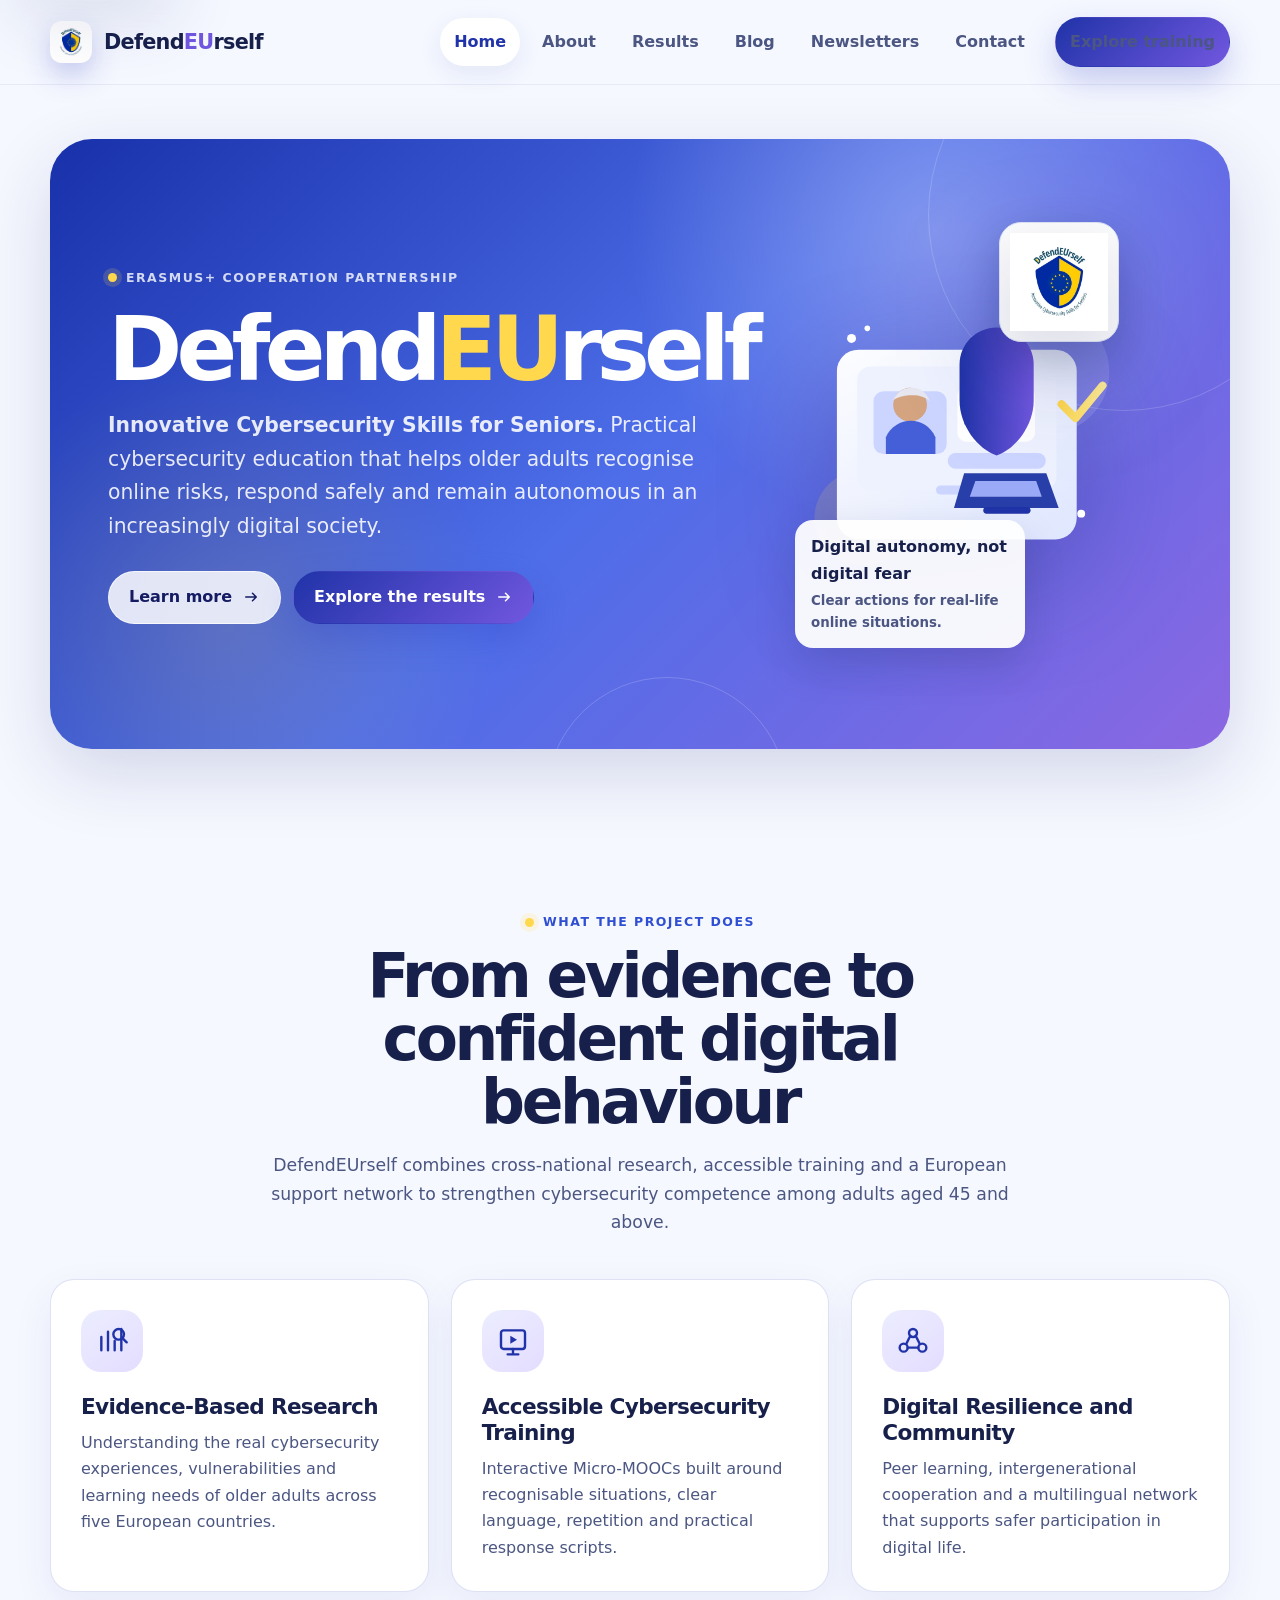
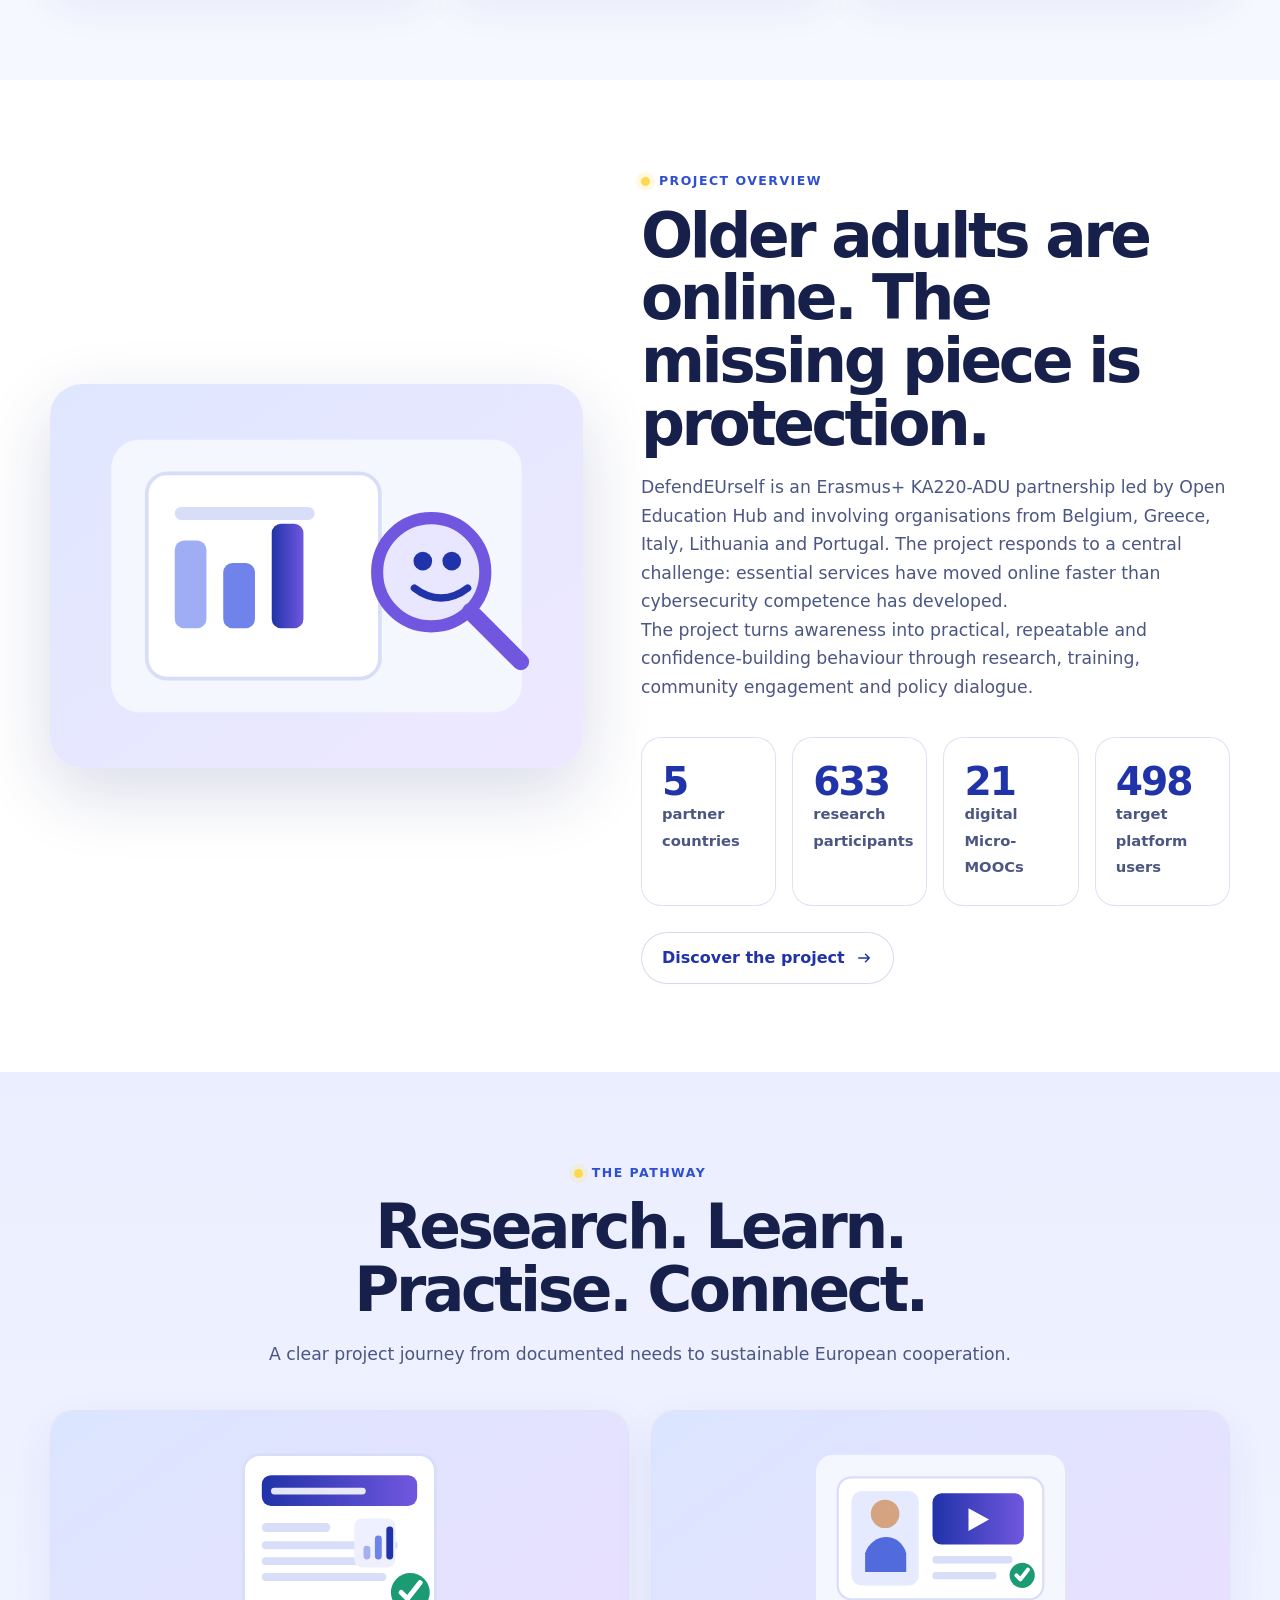
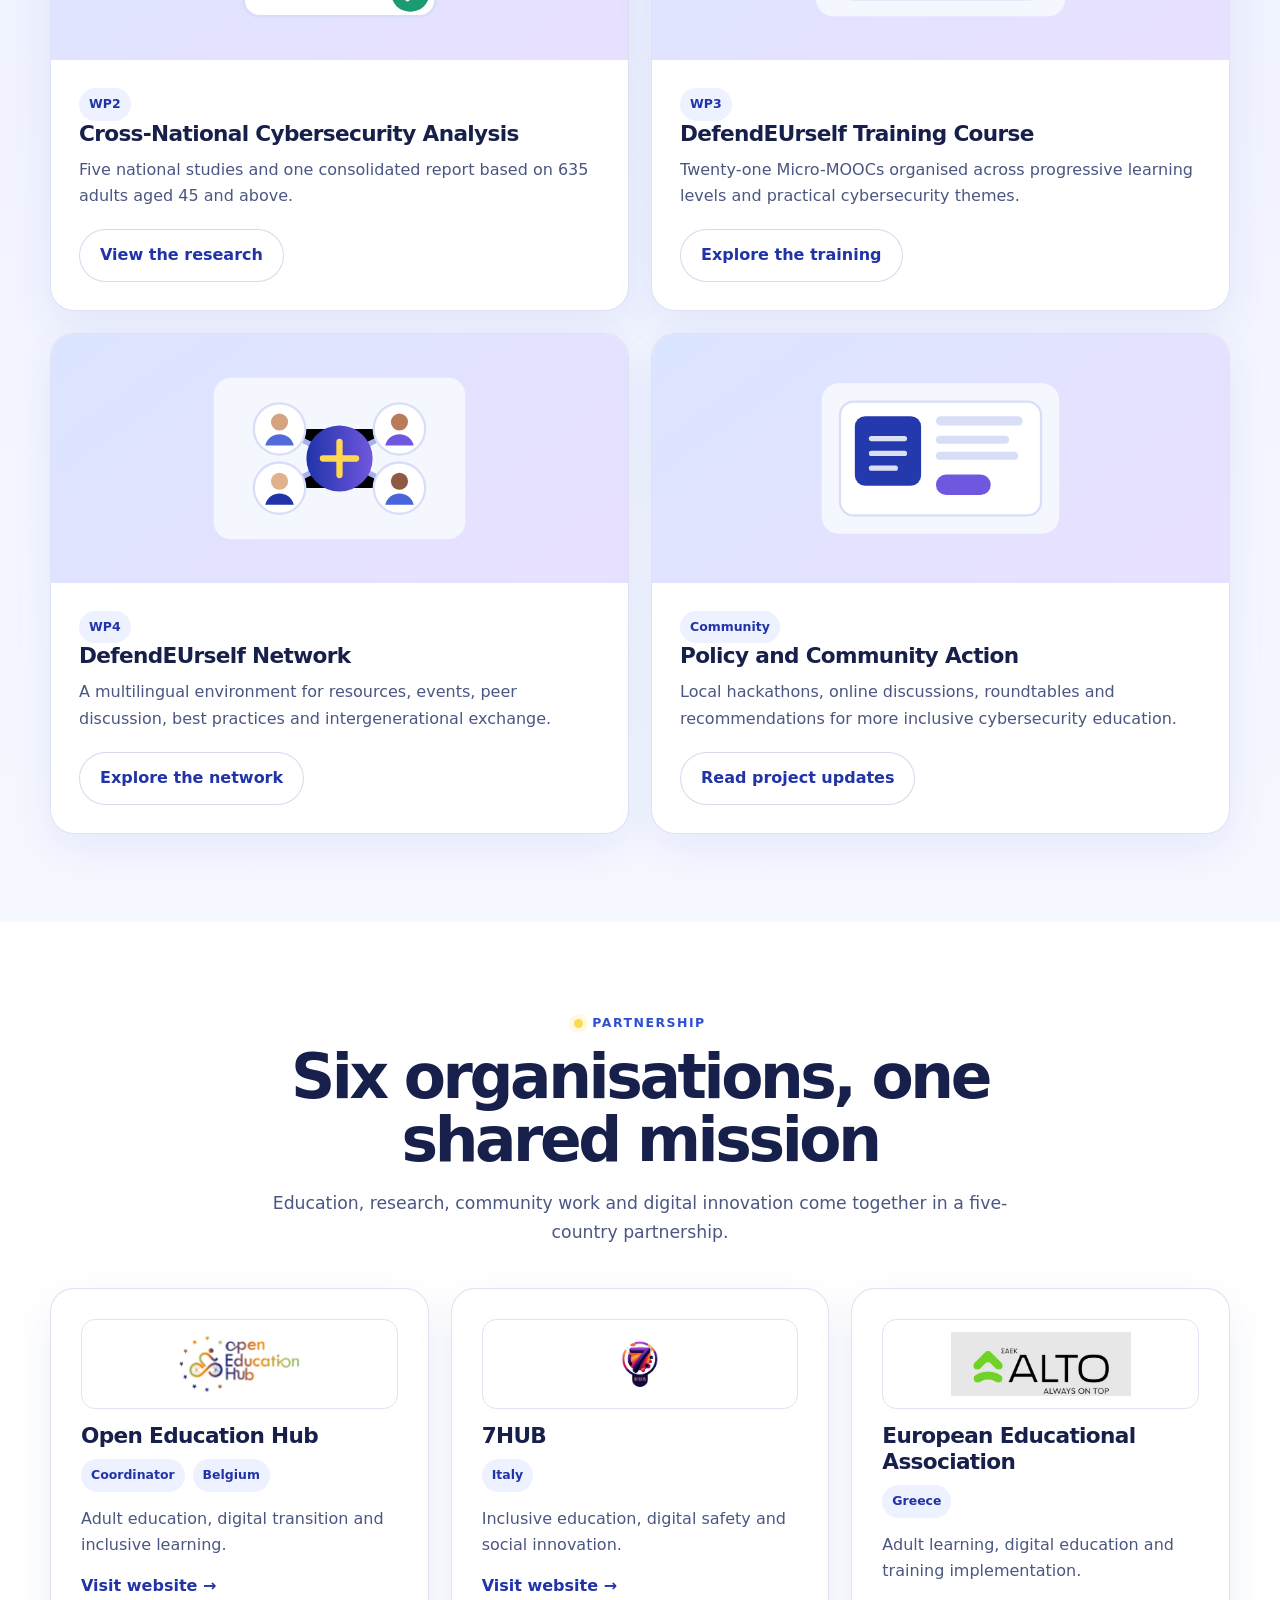
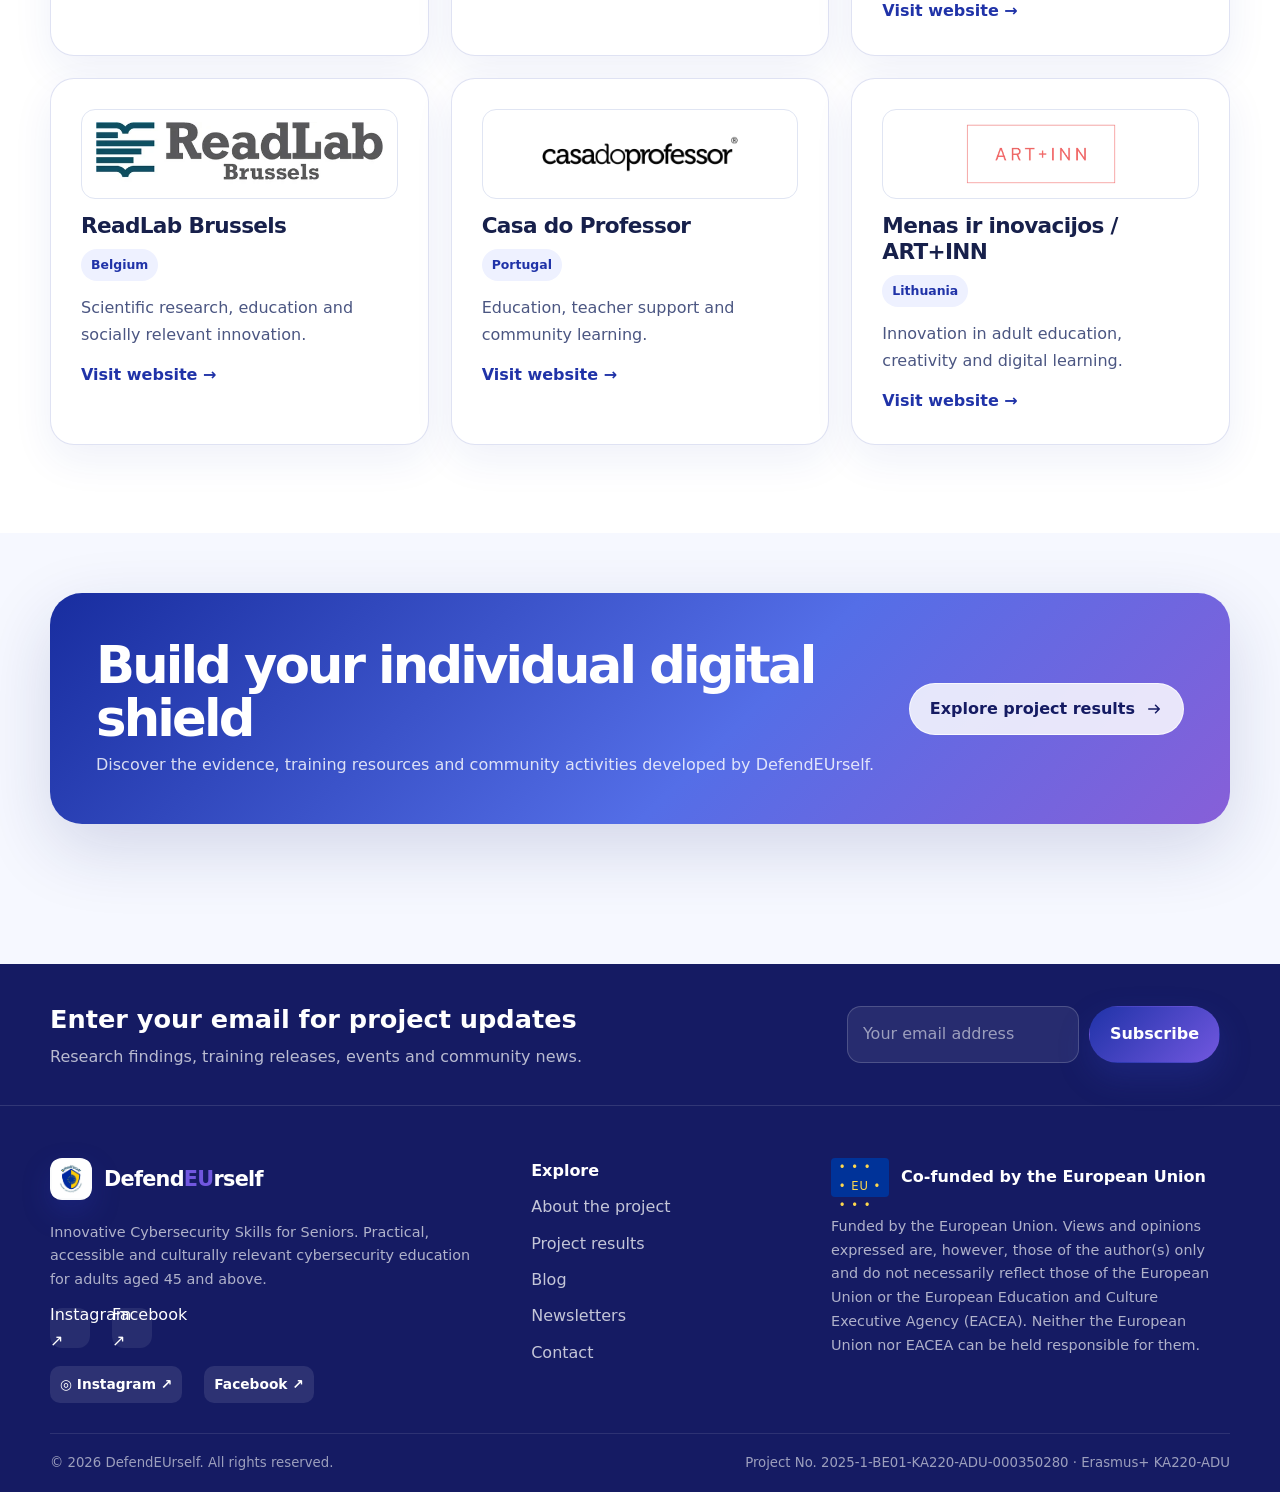
<file: index (1).html>
<!DOCTYPE html>

<html lang="en">
<head>
<meta charset="utf-8"/>
<meta content="width=device-width, initial-scale=1" name="viewport"/>
<meta content="DefendEUrself develops practical cybersecurity skills and digital autonomy for adults aged 45 and above." name="description"/>
<meta content="#2033a8" name="theme-color"/>
<title>Home | DefendEUrself</title>
<link href="assets/css/styles.css" rel="stylesheet"/>
<style>
/* Site enhancements, scoped to official logos and new content. Existing site stylesheet remains untouched. */
.brand-mark.brand-official{width:42px;height:42px;min-width:42px;border-radius:12px;display:grid;place-items:center;background:white;overflow:hidden;padding:2px}
.brand-mark.brand-official img{width:100%;height:100%;object-fit:contain;display:block}
.site-footer .brand-mark.brand-official{background:rgba(255,255,255,.98)}
.partner-logo.partner-official{display:flex;align-items:center;justify-content:center;width:100%;height:90px;padding:12px;background:#fff;border:1px solid #e0e5f3;border-radius:14px;overflow:hidden}
.partner-logo.partner-official img{width:100%;height:100%;object-fit:contain}
.hero-art{position:relative}
.hero-project-logo{position:absolute;right:23px;top:18px;width:120px;height:120px;background:#fff;border:1px solid #e0e6f6;border-radius:22px;padding:10px;box-shadow:0 16px 42px rgba(9,22,74,.22);z-index:2}
.hero-project-logo img{width:100%;height:100%;object-fit:contain}
.page-hero .container,.page-hero-panel{position:relative}
.page-project-logo{display:block;object-fit:contain;position:absolute;right:20px;top:0;width:164px;height:164px;padding:12px;background:#fff;border-radius:20px;box-shadow:0 12px 36px rgba(0,0,0,.12)}
.page-hero:has(.page-project-logo) h1,.page-hero:has(.page-project-logo) p{max-width:calc(100% - 210px)}
.site-social{display:flex;align-items:center;flex-wrap:wrap;gap:10px;margin-top:12px}
.site-social a{display:inline-flex;text-decoration:none;font-size:.86rem;align-items:center;gap:6px;border-radius:10px;padding:7px 10px;background:rgba(255,255,255,.1);color:#fff;font-weight:700}
.site-social a:hover{background:rgba(255,255,255,.2)}
.site-footer .site-social{margin-top:18px}
/* Results and course-specific reusable elements */
.results-section,.course-section{padding:76px 0}
.results-section.tinted,.course-section.tinted{background:#f3f6ff}
.results-section .section-header,.course-section .section-header{max-width:840px}
.results-section h2,.course-section h2{font-family:Manrope,'DM Sans',sans-serif;letter-spacing:-.035em;color:#19265a}
.rk-grid{display:grid;grid-template-columns:repeat(3,minmax(0,1fr));gap:22px}
.rk-grid.five{grid-template-columns:repeat(3,minmax(0,1fr))}
.rk-card{background:white;border:1px solid #dfe6f2;border-radius:23px;padding:28px;box-shadow:0 10px 30px rgba(29,45,105,.045);display:flex;flex-direction:column;gap:13px;min-width:0;transition:transform .2s,border-color .2s,box-shadow .2s}
.rk-card:hover{transform:translateY(-3px);box-shadow:0 15px 36px rgba(29,45,105,.10);border-color:#b2c2fa}
.rk-card h3{margin:0;color:#1c2a65;font-size:1.28rem}
.rk-card p{margin:0;color:#5c6981;font-size:.93rem}
.rk-card .tag{align-self:start}
.rk-icon{width:56px;height:56px;display:grid;place-items:center;border-radius:16px;font-size:1.6rem;background:#eef1ff}
.rk-links{display:flex;flex-wrap:wrap;align-items:center;gap:9px;margin-top:auto;padding-top:12px}
.rk-button{display:inline-flex;align-items:center;justify-content:center;gap:7px;border-radius:11px;border:1px solid #cdd8f8;padding:9px 13px;background:#f2f5ff;text-decoration:none;font-weight:750;font-size:.84rem;color:#2440a8;line-height:1.35}
.rk-button:hover{background:#e4ebff;border-color:#9baded}
.rk-button.dark{background:#2337a8;border-color:#2337a8;color:white}
.rk-chip{display:inline-flex;border-radius:30px;background:#e8eeff;color:#2441a8;padding:6px 11px;font-size:.74rem;font-weight:800}
.rk-report-flag{font-size:1.8rem;line-height:1}
.rk-heading-row{display:flex;align-items:center;gap:14px}
.rk-language-grid{display:grid;grid-template-columns:repeat(4,minmax(0,1fr));gap:15px}
.rk-language-grid a{background:white;border:1px solid #dfe6f2;border-radius:18px;padding:23px 15px;display:flex;justify-content:space-between;align-items:center;gap:10px;text-decoration:none;color:#172b75;font-weight:800;box-shadow:0 7px 22px rgba(20,35,95,.04)}
.rk-language-grid a:hover{border-color:#95a9ef;background:#f8faff;transform:translateY(-2px)}
.rk-level-grid{display:grid;grid-template-columns:repeat(3,minmax(0,1fr));gap:16px;margin:18px 0 30px}
.rk-level{background:#f5f7ff;border:1px solid #dce5fa;border-radius:18px;padding:18px}
.rk-level strong{display:block;color:#172466;font-size:1.12rem;margin:6px 0}
.rk-level p{margin:0;font-size:.86rem}
.rk-lesson-list{margin:12px 0 0;padding:0;list-style:none;display:grid;gap:8px}
.rk-lesson-list a{display:flex;gap:8px;color:#2337a8;text-decoration:none;font-size:.89rem;font-weight:700;line-height:1.4}
.rk-lesson-list a:hover{text-decoration:underline}
.rk-spotlight{display:grid;grid-template-columns:minmax(0,1.2fr) auto;gap:22px;align-items:center;border-radius:22px;padding:34px;background:linear-gradient(120deg,#18256e,#384aca);color:#fff}
.rk-spotlight h2,.rk-spotlight h3{color:#fff;margin:0 0 10px}
.rk-spotlight p{color:#e2e8ff;margin:0}
.rk-spotlight .rk-button{background:#ffdf59;color:#19265d;border-color:#ffdf59}
.rk-hero-logo{display:block;width:min(210px,100%);background:#fff;padding:13px;border-radius:24px;box-shadow:0 18px 42px rgba(9,18,73,.22)}
.rk-hero-logo img{display:block;width:100%;height:auto}
.page-hero .rk-hero-grid{display:grid;grid-template-columns:minmax(0,1fr) 220px;gap:30px;align-items:center}
.page-hero .rk-hero-grid h1,.page-hero .rk-hero-grid p{max-width:unset}
.page-hero .rk-hero-grid .eyebrow{color:#f6f8ff}
.rk-step{display:flex;align-items:center;gap:10px;color:#3552bb;font-weight:800;font-size:.84rem;text-transform:uppercase;letter-spacing:.07em}
.rk-step:before{content:'';width:8px;height:8px;border-radius:50%;background:#ffd84d}
.course-topic{scroll-margin-top:110px}
.course-topic .rk-card{height:100%}
.course-topic .rk-card h3{font-size:1.24rem}
.course-detail{background:white;border:1px solid #dde5f3;border-radius:22px;padding:28px;margin-bottom:22px;scroll-margin-top:110px}
.course-detail h3{margin:0 0 10px}
.course-detail small{color:#67748b}
.course-note{background:#f1f4ff;border-radius:18px;padding:22px;color:#27346e;border-left:4px solid #4257d1}
.course-note p{margin:0;color:#3c4b73}
.rk-pdf-grid{display:grid;grid-template-columns:repeat(2,minmax(0,1fr));gap:20px}
.rk-top{position:fixed;right:24px;bottom:24px;z-index:150;background:#2539b7;color:#fff;border:0;box-shadow:0 12px 33px rgba(13,30,91,.3);border-radius:40px;padding:12px 17px;font-size:.9rem;font-weight:800;cursor:pointer;opacity:0;pointer-events:none;transform:translateY(16px);transition:opacity .2s,transform .2s}
.rk-top.visible{opacity:1;pointer-events:auto;transform:none}
@media(max-width:1000px){.rk-grid,.rk-grid.five{grid-template-columns:repeat(2,minmax(0,1fr))}.rk-language-grid{grid-template-columns:repeat(2,minmax(0,1fr))}}
@media(max-width:760px){.page-project-logo{position:static;width:126px;height:126px;margin:26px 0 0}.page-hero:has(.page-project-logo) h1,.page-hero:has(.page-project-logo) p{max-width:100%}.hero-project-logo{width:86px;height:86px;right:5px;top:5px}.rk-grid,.rk-grid.five,.rk-language-grid,.rk-pdf-grid,.rk-level-grid{grid-template-columns:1fr}.rk-spotlight{grid-template-columns:1fr}.page-hero .rk-hero-grid{grid-template-columns:1fr}.rk-hero-logo{width:130px}.results-section,.course-section{padding:52px 0}}
@media(prefers-reduced-motion:reduce){html{scroll-behavior:auto}.rk-card,.rk-top{transition:none}}
</style><link href="[data-uri]" rel="icon" type="image/webp"/><style id="social-fb-tweak">.site-social a,.social-links a{display:inline-flex;align-items:center;margin-right:12px;gap:4px;white-space:normal}.rk-training-examples .rk-grid .rk-card{display:flex;flex-direction:column}.rk-training-examples .rk-card>.rk-button{margin-top:auto}</style></head>
<body>
<a class="skip-link" href="#main-content">Skip to content</a>
<header class="site-header">
<div class="container nav-wrap">
<a aria-label="DefendEUrself home" class="brand" href="index.html">
<span class="brand-mark brand-official"><img alt="" height="42" src="[data-uri]" width="42"/></span>
<span>Defend<span class="eu">EU</span>rself</span>
</a>
<nav aria-label="Primary navigation" class="site-nav">
<a aria-current="page" href="index.html">Home</a><a href="about.html">About</a><a href="results.html">Results</a><a href="blog.html">Blog</a><a href="newsletters.html">Newsletters</a><a href="contact.html">Contact</a>
<a class="button button-primary nav-cta" href="course.html">Explore training</a>
</nav>
<button aria-expanded="false" aria-label="Open navigation menu" class="mobile-menu-button"></button>
</div>
</header>
<main id="main-content">
<section class="hero">
<div class="container">
<div class="hero-panel">
<div class="hero-grid">
<div class="hero-copy">
<div class="eyebrow"><span class="eyebrow-dot"></span>Erasmus+ cooperation partnership</div>
<h1>Defend<span>EU</span>rself</h1>
<p><strong>Innovative Cybersecurity Skills for Seniors.</strong> Practical cybersecurity education that helps older adults recognise online risks, respond safely and remain autonomous in an increasingly digital society.</p>
<div class="hero-actions">
<a class="button button-secondary" href="about.html">Learn more <svg aria-hidden="true" viewbox="0 0 24 24"><path d="M5 12h14m-5-5 5 5-5 5" fill="none" stroke="currentColor" stroke-linecap="round" stroke-linejoin="round" stroke-width="2"></path></svg></a>
<a class="button button-primary" href="results.html">Explore the results <svg aria-hidden="true" viewbox="0 0 24 24"><path d="M5 12h14m-5-5 5 5-5 5" fill="none" stroke="currentColor" stroke-linecap="round" stroke-linejoin="round" stroke-width="2"></path></svg></a>
</div>
</div>
<div class="hero-art">
<img alt="Older adult using a laptop protected by a digital shield" src="assets/img/hero-illustration.svg"/>
<div class="hero-badge">Digital autonomy, not digital fear<small>Clear actions for real-life online situations.</small></div>
<div class="hero-project-logo"><img alt="Official DefendEUrself logo" src="[data-uri]"/></div></div>
</div>
</div>
</div>
</section>
<section class="section">
<div class="container">
<div class="section-header center reveal">
<div class="eyebrow"><span class="eyebrow-dot"></span>What the project does</div>
<h2>From evidence to confident digital behaviour</h2>
<p>DefendEUrself combines cross-national research, accessible training and a European support network to strengthen cybersecurity competence among adults aged 45 and above.</p>
</div>
<div class="pillar-grid">
<article class="pillar-card reveal"><div class="card-icon"><svg aria-hidden="true" viewbox="0 0 24 24"><path d="M4 19V9m5 10V5m5 14v-7m5 7V3" fill="none" stroke="currentColor" stroke-linecap="round" stroke-width="1.8"></path><circle cx="17" cy="7" fill="none" r="4" stroke="currentColor" stroke-width="1.8"></circle><path d="m20 10 3 3" stroke="currentColor" stroke-linecap="round" stroke-width="1.8"></path></svg></div><h3>Evidence-Based Research</h3><p>Understanding the real cybersecurity experiences, vulnerabilities and learning needs of older adults across five European countries.</p></article>
<article class="pillar-card reveal"><div class="card-icon"><svg aria-hidden="true" viewbox="0 0 24 24"><rect fill="none" height="14" rx="2" stroke="currentColor" stroke-width="1.8" width="18" x="3" y="4"></rect><path d="m10 8 5 3-5 3z" fill="currentColor"></path><path d="M8 22h8M12 18v4" stroke="currentColor" stroke-linecap="round" stroke-width="1.8"></path></svg></div><h3>Accessible Cybersecurity Training</h3><p>Interactive Micro-MOOCs built around recognisable situations, clear language, repetition and practical response scripts.</p></article>
<article class="pillar-card reveal"><div class="card-icon"><svg aria-hidden="true" viewbox="0 0 24 24"><circle cx="12" cy="6" fill="none" r="3" stroke="currentColor" stroke-width="1.8"></circle><circle cx="5" cy="17" fill="none" r="3" stroke="currentColor" stroke-width="1.8"></circle><circle cx="19" cy="17" fill="none" r="3" stroke="currentColor" stroke-width="1.8"></circle><path d="m10 8-3 6m7-6 3 6M8 17h8" fill="none" stroke="currentColor" stroke-linecap="round" stroke-width="1.8"></path></svg></div><h3>Digital Resilience and Community</h3><p>Peer learning, intergenerational cooperation and a multilingual network that supports safer participation in digital life.</p></article>
</div>
</div>
</section>
<section class="section section-alt">
<div class="container split">
<div class="split-art reveal"><img alt="Illustration of survey research and analysis" src="assets/img/research.svg"/></div>
<div class="split-content reveal">
<div class="eyebrow"><span class="eyebrow-dot"></span>Project overview</div>
<h2>Older adults are online. The missing piece is protection.</h2>
<p>DefendEUrself is an Erasmus+ KA220-ADU partnership led by Open Education Hub and involving organisations from Belgium, Greece, Italy, Lithuania and Portugal. The project responds to a central challenge: essential services have moved online faster than cybersecurity competence has developed.</p>
<p>The project turns awareness into practical, repeatable and confidence-building behaviour through research, training, community engagement and policy dialogue.</p>
<div class="stats-grid">
<div class="stat"><strong data-counter="5">0</strong><span>partner countries</span></div>
<div class="stat"><strong data-counter="635">0</strong><span>research participants</span></div>
<div class="stat"><strong data-counter="21">0</strong><span>digital Micro-MOOCs</span></div>
<div class="stat"><strong data-counter="500">0</strong><span>target platform users</span></div>
</div>
<div style="margin-top:26px"><a class="button button-ghost" href="about.html">Discover the project <svg aria-hidden="true" viewbox="0 0 24 24"><path d="M5 12h14m-5-5 5 5-5 5" fill="none" stroke="currentColor" stroke-linecap="round" stroke-linejoin="round" stroke-width="2"></path></svg></a></div>
</div>
</div>
</section>
<section class="section section-gradient">
<div class="container">
<div class="section-header center reveal"><div class="eyebrow"><span class="eyebrow-dot"></span>The pathway</div><h2>Research. Learn. Practise. Connect.</h2><p>A clear project journey from documented needs to sustainable European cooperation.</p></div>
<div class="result-grid">
<article class="result-card reveal"><div class="result-visual"><img alt="International report illustration" src="assets/img/report.svg"/></div><div class="result-body"><span class="tag">WP2</span><h3>Cross-National Cybersecurity Analysis</h3><p>Five national studies and one consolidated report based on 635 adults aged 45 and above.</p><a class="button button-ghost" href="results.html#report">View the research</a></div></article>
<article class="result-card reveal"><div class="result-visual"><img alt="Online training illustration" src="assets/img/training.svg"/></div><div class="result-body"><span class="tag">WP3</span><h3>DefendEUrself Training Course</h3><p>Twenty-one Micro-MOOCs organised across progressive learning levels and practical cybersecurity themes.</p><a class="button button-ghost" href="results.html#training">Explore the training</a></div></article>
<article class="result-card reveal"><div class="result-visual"><img alt="European network illustration" src="assets/img/network.svg"/></div><div class="result-body"><span class="tag">WP4</span><h3>DefendEUrself Network</h3><p>A multilingual environment for resources, events, peer discussion, best practices and intergenerational exchange.</p><a class="button button-ghost" href="results.html#network">Explore the network</a></div></article>
<article class="result-card reveal"><div class="result-visual"><img alt="Project communication illustration" src="assets/img/newsletter.svg"/></div><div class="result-body"><span class="tag">Community</span><h3>Policy and Community Action</h3><p>Local hackathons, online discussions, roundtables and recommendations for more inclusive cybersecurity education.</p><a class="button button-ghost" href="blog.html">Read project updates</a></div></article>
</div>
</div>
</section>
<section class="section section-alt">
<div class="container">
<div class="section-header center reveal"><div class="eyebrow"><span class="eyebrow-dot"></span>Partnership</div><h2>Six organisations, one shared mission</h2><p>Education, research, community work and digital innovation come together in a five-country partnership.</p></div>
<div class="partner-grid">
<article class="partner-card reveal"><div class="partner-logo partner-official"><img alt="Logo Open Education Hub" src="[data-uri]"/></div><div><h3>Open Education Hub</h3><div class="partner-meta"><span class="tag">Coordinator</span><span class="tag">Belgium</span></div></div><p>Adult education, digital transition and inclusive learning.</p><a href="https://openeducationhub.eu/" rel="noopener" target="_blank">Visit website →</a></article>
<article class="partner-card reveal"><div class="partner-logo partner-official"><img alt="Logo 7HUB" src="[data-uri]"/></div><div><h3>7HUB</h3><div class="partner-meta"><span class="tag">Italy</span></div></div><p>Inclusive education, digital safety and social innovation.</p><a href="https://www.7hub.eu/" rel="noopener" target="_blank">Visit website →</a></article>
<article class="partner-card reveal"><div class="partner-logo partner-official"><img alt="Logo European Educational Association" src="[data-uri]"/></div><div><h3>European Educational Association</h3><div class="partner-meta"><span class="tag">Greece</span></div></div><p>Adult learning, digital education and training implementation.</p><a href="https://iekalto.gr/" rel="noopener" target="_blank">Visit website →</a></article>
<article class="partner-card reveal"><div class="partner-logo partner-official"><img alt="Logo ReadLab Brussels" src="[data-uri]"/></div><div><h3>ReadLab Brussels</h3><div class="partner-meta"><span class="tag">Belgium</span></div></div><p>Scientific research, education and socially relevant innovation.</p><a href="https://brussels.read-lab.eu/" rel="noopener" target="_blank">Visit website →</a></article>
<article class="partner-card reveal"><div class="partner-logo partner-official"><img alt="Logo Casa do Professor" src="[data-uri]"/></div><div><h3>Casa do Professor</h3><div class="partner-meta"><span class="tag">Portugal</span></div></div><p>Education, teacher support and community learning.</p><a href="https://www.casadoprofessor.pt/" rel="noopener" target="_blank">Visit website →</a></article>
<article class="partner-card reveal"><div class="partner-logo partner-official"><img alt="Logo Menas ir inovacijos / ART+INN" src="[data-uri]"/></div><div><h3>Menas ir inovacijos / ART+INN</h3><div class="partner-meta"><span class="tag">Lithuania</span></div></div><p>Innovation in adult education, creativity and digital learning.</p><a href="https://www.art-inn.org/" rel="noopener" target="_blank">Visit website →</a></article>
</div>
</div>
</section>
<section class="section-sm">
<div class="container cta-panel reveal"><div><h2>Build your individual digital shield</h2><p>Discover the evidence, training resources and community activities developed by DefendEUrself.</p></div><a class="button button-secondary" href="results.html">Explore project results <svg aria-hidden="true" viewbox="0 0 24 24"><path d="M5 12h14m-5-5 5 5-5 5" fill="none" stroke="currentColor" stroke-linecap="round" stroke-linejoin="round" stroke-width="2"></path></svg></a></div>
</section>
</main>
<footer class="site-footer">
<div class="newsletter-strip">
<div class="container newsletter-inline">
<div>
<h2>Enter your email for project updates</h2>
<p>Research findings, training releases, events and community news.</p>
</div>
<form class="newsletter-form" data-demo-form="" data-success="Thank you. You are on the project update list for this demo.">
<label class="sr-only" for="footer-email">Email address</label>
<input id="footer-email" placeholder="Your email address" required="" type="email"/>
<button class="button button-primary" type="submit">Subscribe</button>
<span aria-live="polite" class="form-status"></span>
</form>
</div>
</div>
<div class="footer-main">
<div class="container footer-grid">
<div class="footer-brand">
<a class="brand" href="index.html"><span class="brand-mark brand-official"><img alt="" height="42" src="[data-uri]" width="42"/></span><span>Defend<span class="eu">EU</span>rself</span></a>
<p>Innovative Cybersecurity Skills for Seniors. Practical, accessible and culturally relevant cybersecurity education for adults aged 45 and above.</p>
<div aria-label="Social media placeholders" class="social-links"><a aria-label="DefendEUrself Instagram" href="https://www.instagram.com/defendeurself.project/" rel="noopener noreferrer" target="_blank">Instagram ↗</a><a aria-label="DefendEUrself official Facebook" href="https://www.facebook.com/profile.php?id=61583153321765" rel="noopener noreferrer" target="_blank">Facebook ↗</a></div>
<div class="site-social"><a aria-label="DefendEUrself Instagram" href="https://www.instagram.com/defendeurself.project/" rel="noopener noreferrer" target="_blank">◎ Instagram ↗</a><a aria-label="DefendEUrself official Facebook" href="https://www.facebook.com/profile.php?id=61583153321765" rel="noopener noreferrer" target="_blank">Facebook ↗</a></div></div>
<div class="footer-links">
<strong>Explore</strong>
<a href="about.html">About the project</a>
<a href="results.html">Project results</a>
<a href="blog.html">Blog</a>
<a href="newsletters.html">Newsletters</a>
<a href="contact.html">Contact</a>
</div>
<div>
<div class="funding-lockup">
<div aria-hidden="true" class="eu-flag">• • •<br/>• EU •<br/>• • •</div>
<strong>Co-funded by the European Union</strong>
</div>
<p class="footer-disclaimer">Funded by the European Union. Views and opinions expressed are, however, those of the author(s) only and do not necessarily reflect those of the European Union or the European Education and Culture Executive Agency (EACEA). Neither the European Union nor EACEA can be held responsible for them.</p>
</div>
</div>
</div>
<div class="container footer-bottom">
<span>© <span data-current-year=""></span> DefendEUrself. All rights reserved.</span>
<span>Project No. 2025-1-BE01-KA220-ADU-000350280 · Erasmus+ KA220-ADU</span>
</div>
</footer>
<script src="assets/js/main.js"></script>
</body>
</html>
</file>
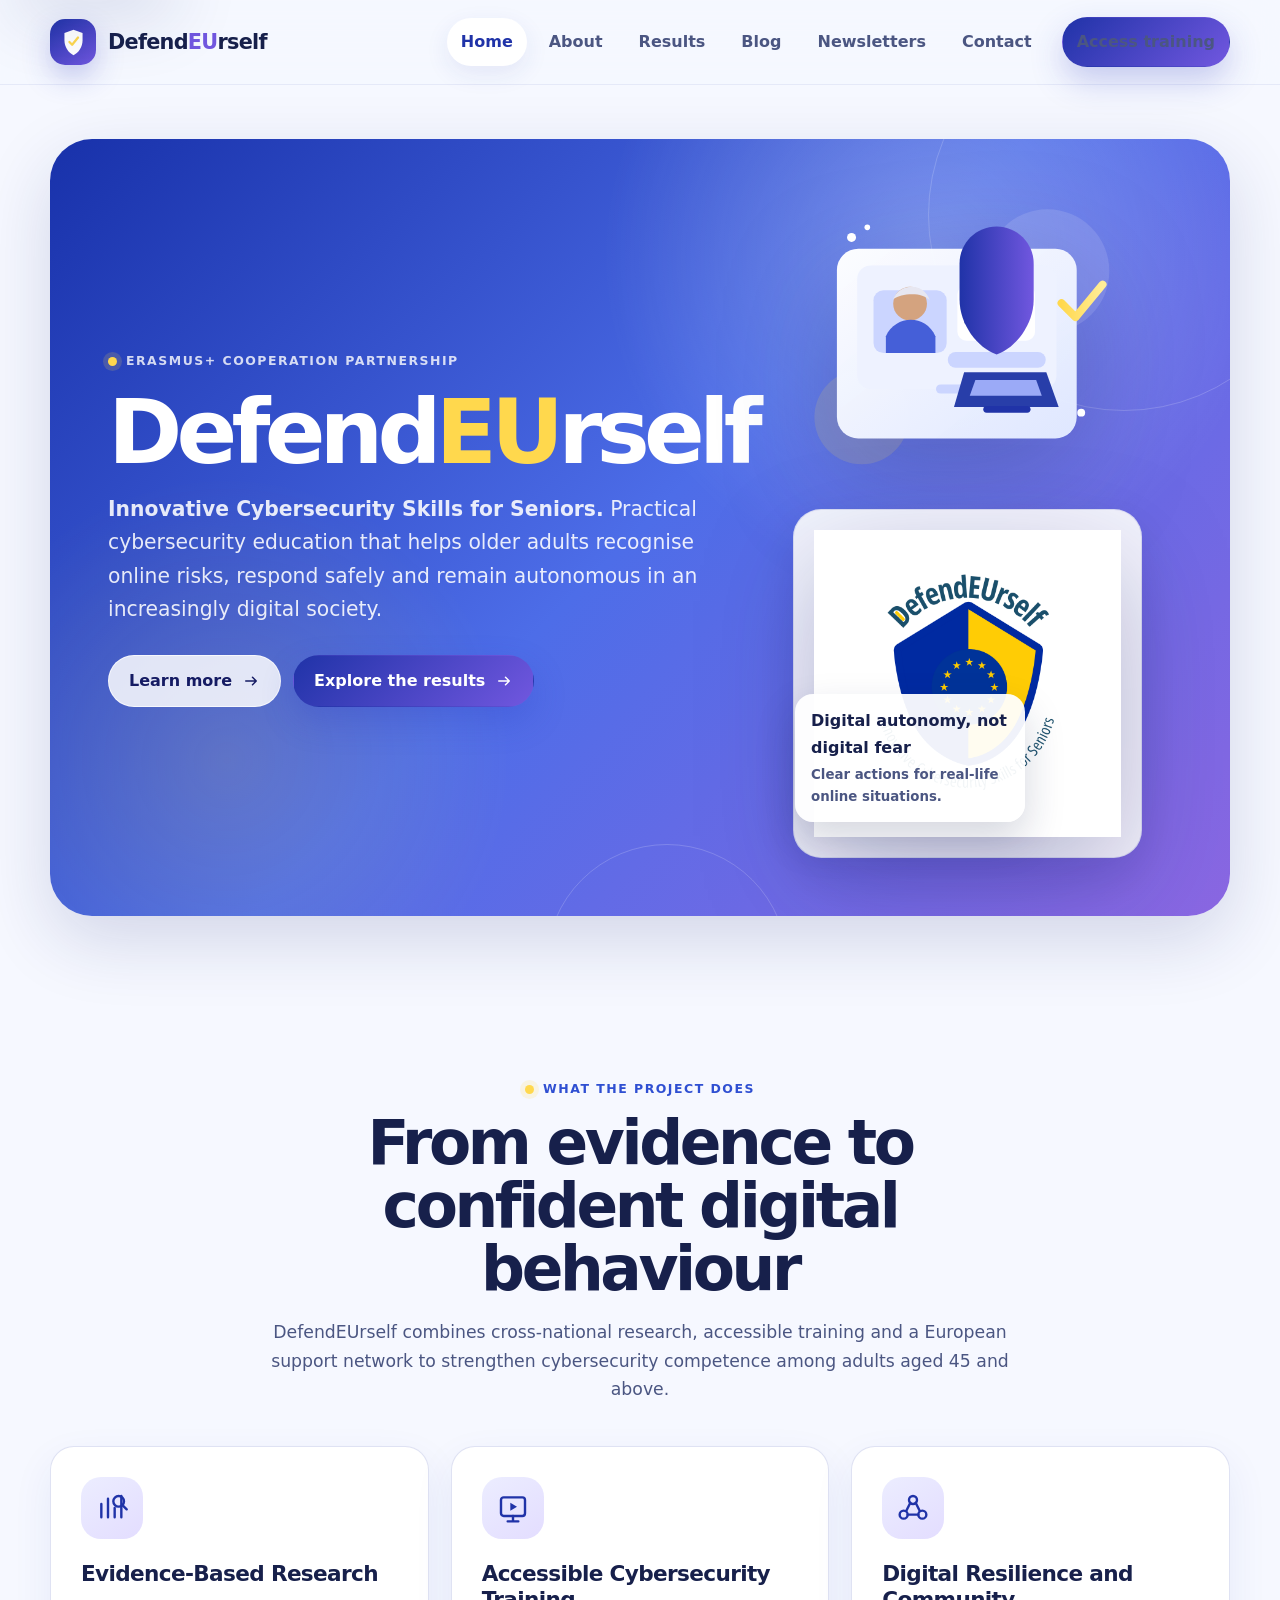
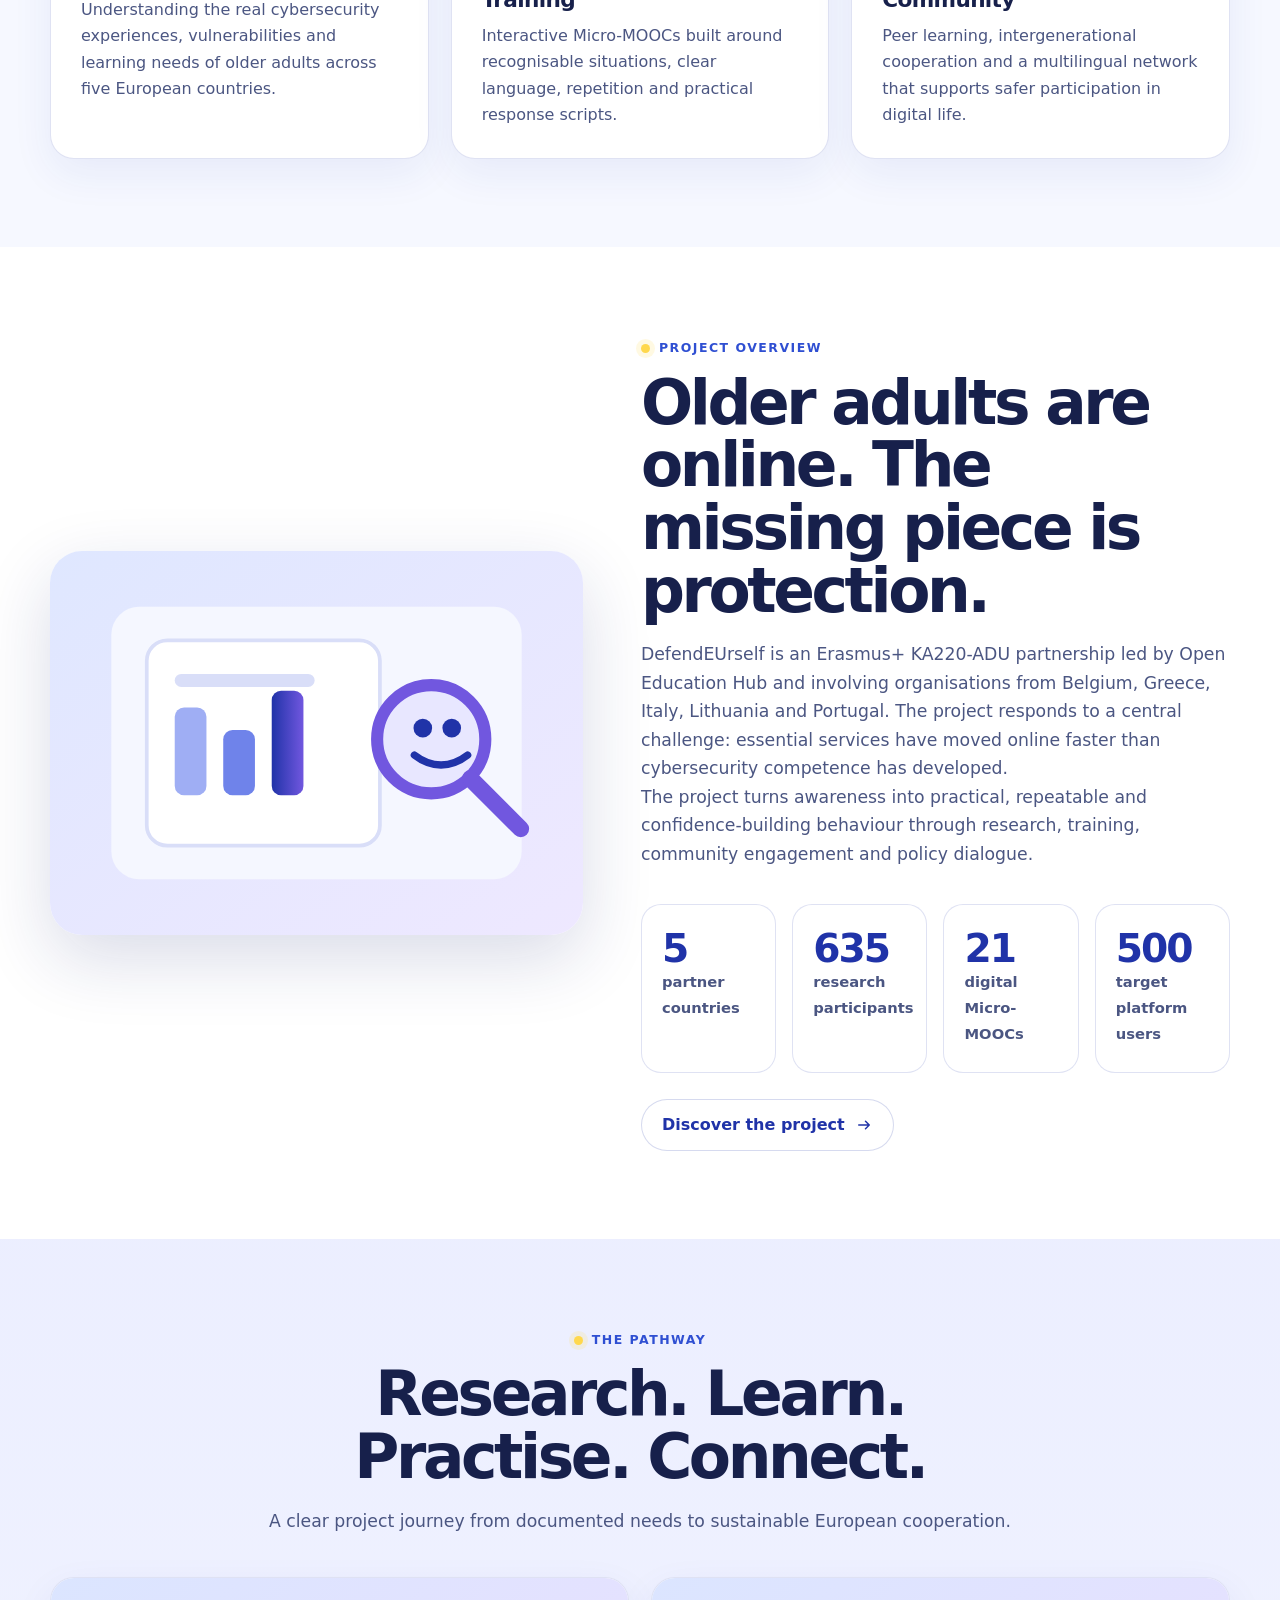
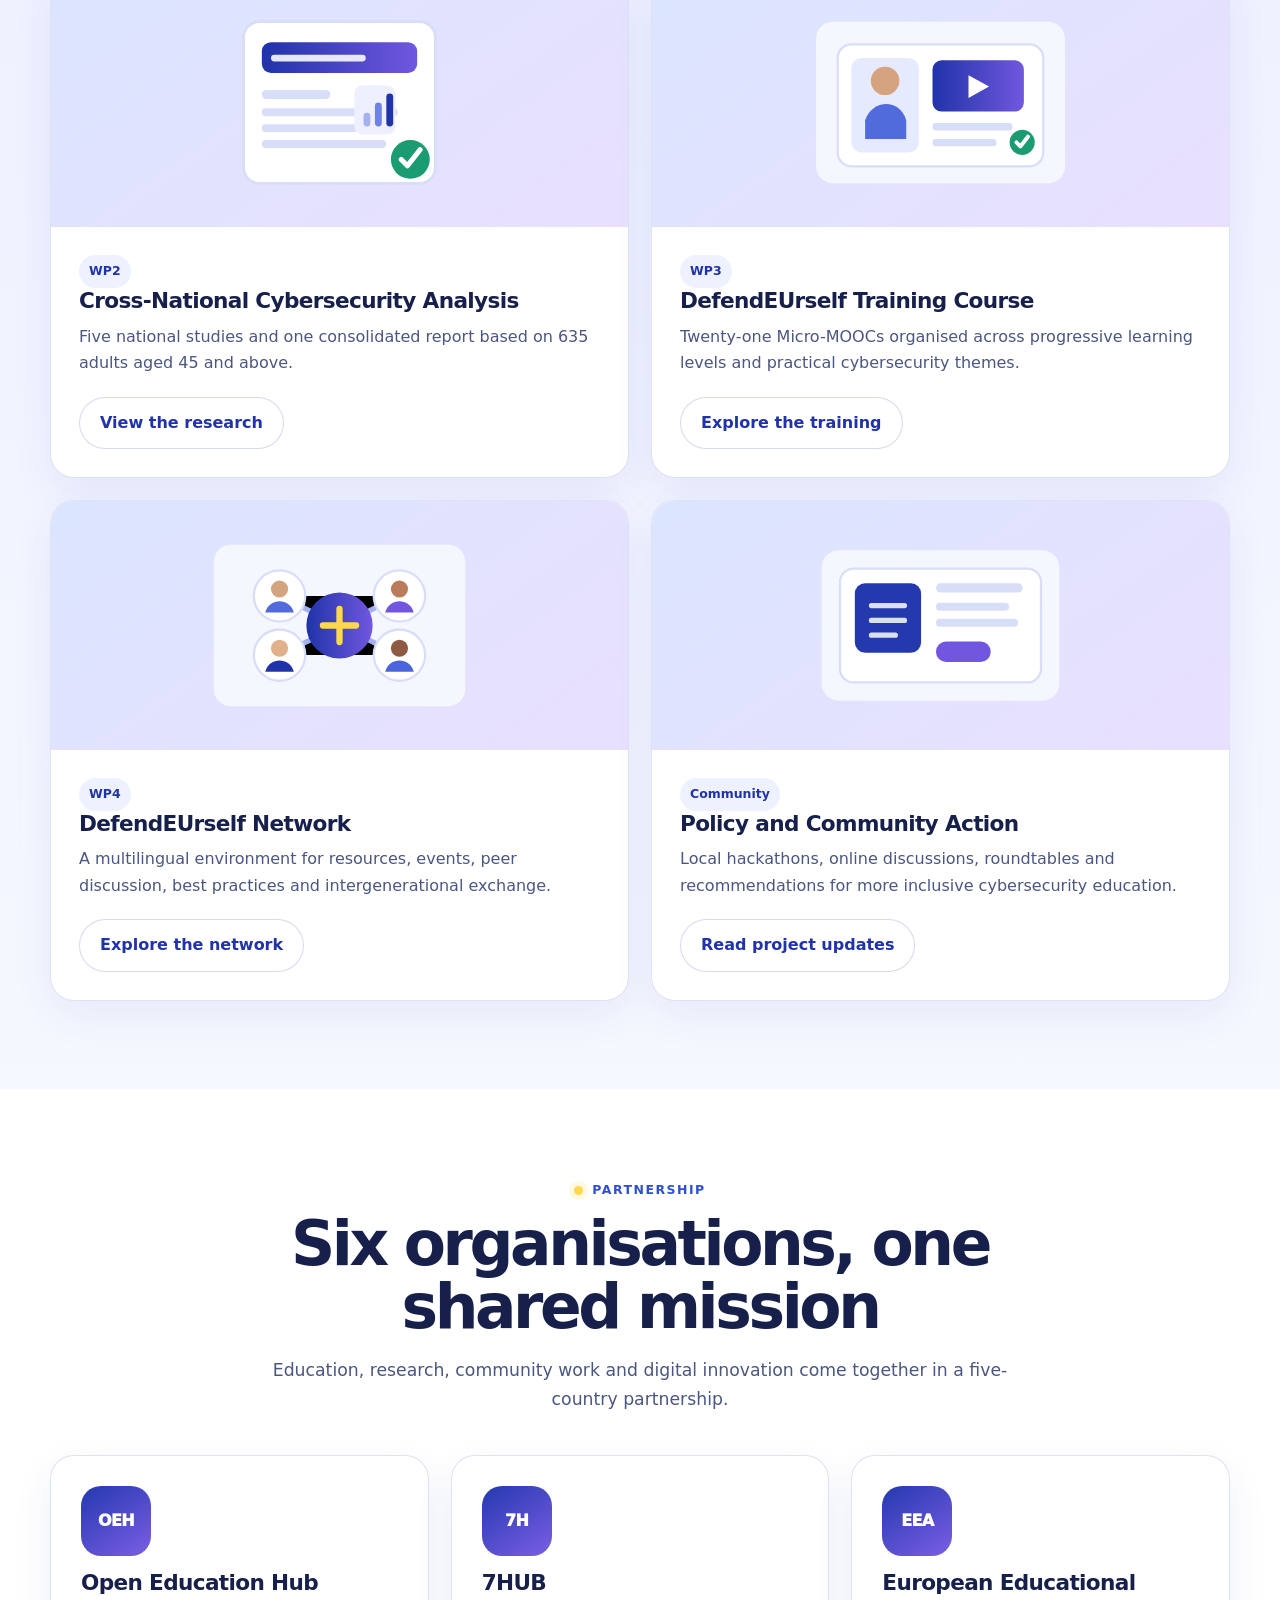
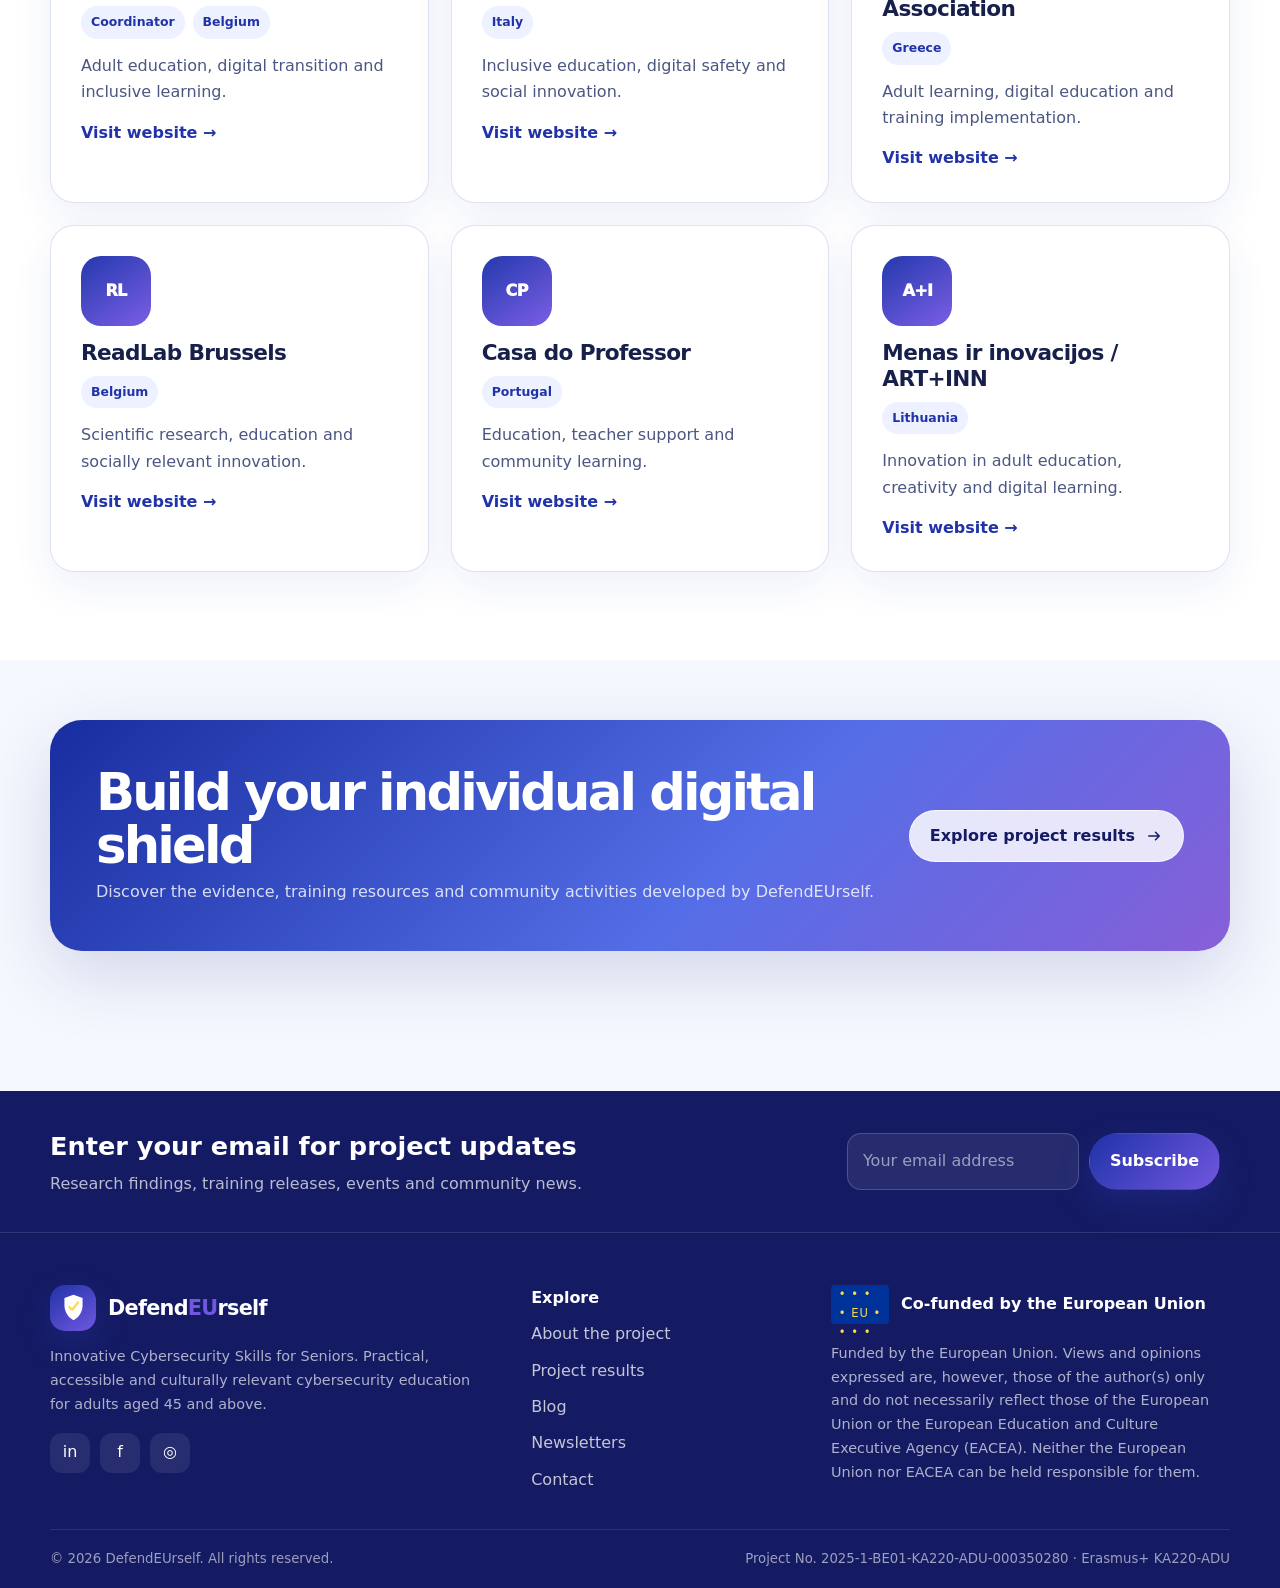
<file: index (26).html>
<!DOCTYPE html>

<html lang="en">
<head>
<meta charset="utf-8"/>
<meta content="width=device-width, initial-scale=1" name="viewport"/>
<meta content="DefendEUrself develops practical cybersecurity skills and digital autonomy for adults aged 45 and above." name="description"/>
<meta content="#2033a8" name="theme-color"/>
<title>Home | DefendEUrself</title>
<link href="assets/css/styles.css" rel="stylesheet"/>

<style>
.project-logo-panel{display:flex;justify-content:center;align-items:center;padding:20px;border-radius:28px;background:rgba(255,255,255,.92);border:1px solid rgba(32,51,168,.12);box-shadow:0 18px 45px rgba(20,33,92,.10);backdrop-filter:blur(4px)}
.project-logo-panel img{display:block;max-width:min(100%,340px);width:100%;height:auto}
.page-hero .project-logo-panel{margin-top:28px;max-width:360px}
.hero-art.with-project-logo{display:flex;flex-direction:column;gap:20px;align-items:stretch}
.hero-art.with-project-logo>img{width:100%;height:auto;display:block}
@media (max-width: 900px){.page-hero .project-logo-panel{max-width:320px}}
</style>
</head>
<body>
<a class="skip-link" href="#main-content">Skip to content</a>
<header class="site-header">
<div class="container nav-wrap">
<a aria-label="DefendEUrself home" class="brand" href="index.html">
<span class="brand-mark"><svg aria-hidden="true" viewbox="0 0 64 64"><path d="M32 4 52 11v16c0 15-8.7 27.4-20 33C20.7 54.4 12 42 12 27V11z" fill="currentColor"></path><path d="m23 31 6 6 13-16" fill="none" stroke="#ffd84d" stroke-linecap="round" stroke-linejoin="round" stroke-width="5"></path></svg></span>
<span>Defend<span class="eu">EU</span>rself</span>
</a>
<nav aria-label="Primary navigation" class="site-nav">
<a aria-current="page" href="index.html">Home</a><a href="about.html">About</a><a href="results.html">Results</a><a href="blog.html">Blog</a><a href="newsletters.html">Newsletters</a><a href="contact.html">Contact</a>
<a class="button button-primary nav-cta" href="results.html#training">Access training</a>
</nav>
<button aria-expanded="false" aria-label="Open navigation menu" class="mobile-menu-button"></button>
</div>
</header>
<main id="main-content">
<section class="hero">
<div class="container">
<div class="hero-panel">
<div class="hero-grid">
<div class="hero-copy">
<div class="eyebrow"><span class="eyebrow-dot"></span>Erasmus+ cooperation partnership</div>
<h1>Defend<span>EU</span>rself</h1>
<p><strong>Innovative Cybersecurity Skills for Seniors.</strong> Practical cybersecurity education that helps older adults recognise online risks, respond safely and remain autonomous in an increasingly digital society.</p>
<div class="hero-actions">
<a class="button button-secondary" href="about.html">Learn more <svg aria-hidden="true" viewbox="0 0 24 24"><path d="M5 12h14m-5-5 5 5-5 5" fill="none" stroke="currentColor" stroke-linecap="round" stroke-linejoin="round" stroke-width="2"></path></svg></a>
<a class="button button-primary" href="results.html">Explore the results <svg aria-hidden="true" viewbox="0 0 24 24"><path d="M5 12h14m-5-5 5 5-5 5" fill="none" stroke="currentColor" stroke-linecap="round" stroke-linejoin="round" stroke-width="2"></path></svg></a>
</div>
</div>
<div class="hero-art with-project-logo">
<img alt="Older adult using a laptop protected by a digital shield" src="assets/img/hero-illustration.svg"/>
<div aria-label="DefendEUrself project logo" class="project-logo-panel"><img alt="DefendEUrself project logo" src="[data-uri]"/></div><div class="hero-badge">Digital autonomy, not digital fear<small>Clear actions for real-life online situations.</small></div>
</div>
</div>
</div>
</div>
</section>
<section class="section">
<div class="container">
<div class="section-header center reveal">
<div class="eyebrow"><span class="eyebrow-dot"></span>What the project does</div>
<h2>From evidence to confident digital behaviour</h2>
<p>DefendEUrself combines cross-national research, accessible training and a European support network to strengthen cybersecurity competence among adults aged 45 and above.</p>
</div>
<div class="pillar-grid">
<article class="pillar-card reveal"><div class="card-icon"><svg aria-hidden="true" viewbox="0 0 24 24"><path d="M4 19V9m5 10V5m5 14v-7m5 7V3" fill="none" stroke="currentColor" stroke-linecap="round" stroke-width="1.8"></path><circle cx="17" cy="7" fill="none" r="4" stroke="currentColor" stroke-width="1.8"></circle><path d="m20 10 3 3" stroke="currentColor" stroke-linecap="round" stroke-width="1.8"></path></svg></div><h3>Evidence-Based Research</h3><p>Understanding the real cybersecurity experiences, vulnerabilities and learning needs of older adults across five European countries.</p></article>
<article class="pillar-card reveal"><div class="card-icon"><svg aria-hidden="true" viewbox="0 0 24 24"><rect fill="none" height="14" rx="2" stroke="currentColor" stroke-width="1.8" width="18" x="3" y="4"></rect><path d="m10 8 5 3-5 3z" fill="currentColor"></path><path d="M8 22h8M12 18v4" stroke="currentColor" stroke-linecap="round" stroke-width="1.8"></path></svg></div><h3>Accessible Cybersecurity Training</h3><p>Interactive Micro-MOOCs built around recognisable situations, clear language, repetition and practical response scripts.</p></article>
<article class="pillar-card reveal"><div class="card-icon"><svg aria-hidden="true" viewbox="0 0 24 24"><circle cx="12" cy="6" fill="none" r="3" stroke="currentColor" stroke-width="1.8"></circle><circle cx="5" cy="17" fill="none" r="3" stroke="currentColor" stroke-width="1.8"></circle><circle cx="19" cy="17" fill="none" r="3" stroke="currentColor" stroke-width="1.8"></circle><path d="m10 8-3 6m7-6 3 6M8 17h8" fill="none" stroke="currentColor" stroke-linecap="round" stroke-width="1.8"></path></svg></div><h3>Digital Resilience and Community</h3><p>Peer learning, intergenerational cooperation and a multilingual network that supports safer participation in digital life.</p></article>
</div>
</div>
</section>
<section class="section section-alt">
<div class="container split">
<div class="split-art reveal"><img alt="Illustration of survey research and analysis" src="assets/img/research.svg"/></div>
<div class="split-content reveal">
<div class="eyebrow"><span class="eyebrow-dot"></span>Project overview</div>
<h2>Older adults are online. The missing piece is protection.</h2>
<p>DefendEUrself is an Erasmus+ KA220-ADU partnership led by Open Education Hub and involving organisations from Belgium, Greece, Italy, Lithuania and Portugal. The project responds to a central challenge: essential services have moved online faster than cybersecurity competence has developed.</p>
<p>The project turns awareness into practical, repeatable and confidence-building behaviour through research, training, community engagement and policy dialogue.</p>
<div class="stats-grid">
<div class="stat"><strong data-counter="5">0</strong><span>partner countries</span></div>
<div class="stat"><strong data-counter="635">0</strong><span>research participants</span></div>
<div class="stat"><strong data-counter="21">0</strong><span>digital Micro-MOOCs</span></div>
<div class="stat"><strong data-counter="500">0</strong><span>target platform users</span></div>
</div>
<div style="margin-top:26px"><a class="button button-ghost" href="about.html">Discover the project <svg aria-hidden="true" viewbox="0 0 24 24"><path d="M5 12h14m-5-5 5 5-5 5" fill="none" stroke="currentColor" stroke-linecap="round" stroke-linejoin="round" stroke-width="2"></path></svg></a></div>
</div>
</div>
</section>
<section class="section section-gradient">
<div class="container">
<div class="section-header center reveal"><div class="eyebrow"><span class="eyebrow-dot"></span>The pathway</div><h2>Research. Learn. Practise. Connect.</h2><p>A clear project journey from documented needs to sustainable European cooperation.</p></div>
<div class="result-grid">
<article class="result-card reveal"><div class="result-visual"><img alt="International report illustration" src="assets/img/report.svg"/></div><div class="result-body"><span class="tag">WP2</span><h3>Cross-National Cybersecurity Analysis</h3><p>Five national studies and one consolidated report based on 635 adults aged 45 and above.</p><a class="button button-ghost" href="results.html#report">View the research</a></div></article>
<article class="result-card reveal"><div class="result-visual"><img alt="Online training illustration" src="assets/img/training.svg"/></div><div class="result-body"><span class="tag">WP3</span><h3>DefendEUrself Training Course</h3><p>Twenty-one Micro-MOOCs organised across progressive learning levels and practical cybersecurity themes.</p><a class="button button-ghost" href="results.html#training">Explore the training</a></div></article>
<article class="result-card reveal"><div class="result-visual"><img alt="European network illustration" src="assets/img/network.svg"/></div><div class="result-body"><span class="tag">WP4</span><h3>DefendEUrself Network</h3><p>A multilingual environment for resources, events, peer discussion, best practices and intergenerational exchange.</p><a class="button button-ghost" href="results.html#network">Explore the network</a></div></article>
<article class="result-card reveal"><div class="result-visual"><img alt="Project communication illustration" src="assets/img/newsletter.svg"/></div><div class="result-body"><span class="tag">Community</span><h3>Policy and Community Action</h3><p>Local hackathons, online discussions, roundtables and recommendations for more inclusive cybersecurity education.</p><a class="button button-ghost" href="blog.html">Read project updates</a></div></article>
</div>
</div>
</section>
<section class="section section-alt">
<div class="container">
<div class="section-header center reveal"><div class="eyebrow"><span class="eyebrow-dot"></span>Partnership</div><h2>Six organisations, one shared mission</h2><p>Education, research, community work and digital innovation come together in a five-country partnership.</p></div>
<div class="partner-grid">
<article class="partner-card reveal"><div class="partner-logo">OEH</div><div><h3>Open Education Hub</h3><div class="partner-meta"><span class="tag">Coordinator</span><span class="tag">Belgium</span></div></div><p>Adult education, digital transition and inclusive learning.</p><a href="https://openeducationhub.eu/" rel="noopener" target="_blank">Visit website →</a></article>
<article class="partner-card reveal"><div class="partner-logo">7H</div><div><h3>7HUB</h3><div class="partner-meta"><span class="tag">Italy</span></div></div><p>Inclusive education, digital safety and social innovation.</p><a href="https://www.7hub.eu/" rel="noopener" target="_blank">Visit website →</a></article>
<article class="partner-card reveal"><div class="partner-logo">EEA</div><div><h3>European Educational Association</h3><div class="partner-meta"><span class="tag">Greece</span></div></div><p>Adult learning, digital education and training implementation.</p><a href="https://www.iekeuroteam.gr/" rel="noopener" target="_blank">Visit website →</a></article>
<article class="partner-card reveal"><div class="partner-logo">RL</div><div><h3>ReadLab Brussels</h3><div class="partner-meta"><span class="tag">Belgium</span></div></div><p>Scientific research, education and socially relevant innovation.</p><a href="https://brussels.read-lab.eu/" rel="noopener" target="_blank">Visit website →</a></article>
<article class="partner-card reveal"><div class="partner-logo">CP</div><div><h3>Casa do Professor</h3><div class="partner-meta"><span class="tag">Portugal</span></div></div><p>Education, teacher support and community learning.</p><a href="https://www.casadoprofessor.pt/" rel="noopener" target="_blank">Visit website →</a></article>
<article class="partner-card reveal"><div class="partner-logo">A+I</div><div><h3>Menas ir inovacijos / ART+INN</h3><div class="partner-meta"><span class="tag">Lithuania</span></div></div><p>Innovation in adult education, creativity and digital learning.</p><a href="https://www.art-inn.org/" rel="noopener" target="_blank">Visit website →</a></article>
</div>
</div>
</section>
<section class="section-sm">
<div class="container cta-panel reveal"><div><h2>Build your individual digital shield</h2><p>Discover the evidence, training resources and community activities developed by DefendEUrself.</p></div><a class="button button-secondary" href="results.html">Explore project results <svg aria-hidden="true" viewbox="0 0 24 24"><path d="M5 12h14m-5-5 5 5-5 5" fill="none" stroke="currentColor" stroke-linecap="round" stroke-linejoin="round" stroke-width="2"></path></svg></a></div>
</section>
</main>
<footer class="site-footer">
<div class="newsletter-strip">
<div class="container newsletter-inline">
<div>
<h2>Enter your email for project updates</h2>
<p>Research findings, training releases, events and community news.</p>
</div>
<form class="newsletter-form" data-demo-form="" data-success="Thank you. You are on the project update list for this demo.">
<label class="sr-only" for="footer-email">Email address</label>
<input id="footer-email" placeholder="Your email address" required="" type="email"/>
<button class="button button-primary" type="submit">Subscribe</button>
<span aria-live="polite" class="form-status"></span>
</form>
</div>
</div>
<div class="footer-main">
<div class="container footer-grid">
<div class="footer-brand">
<a class="brand" href="index.html"><span class="brand-mark"><svg aria-hidden="true" viewbox="0 0 64 64"><path d="M32 4 52 11v16c0 15-8.7 27.4-20 33C20.7 54.4 12 42 12 27V11z" fill="currentColor"></path><path d="m23 31 6 6 13-16" fill="none" stroke="#ffd84d" stroke-linecap="round" stroke-linejoin="round" stroke-width="5"></path></svg></span><span>Defend<span class="eu">EU</span>rself</span></a>
<p>Innovative Cybersecurity Skills for Seniors. Practical, accessible and culturally relevant cybersecurity education for adults aged 45 and above.</p>
<div aria-label="Social media placeholders" class="social-links">
<a aria-label="LinkedIn" href="#">in</a><a aria-label="Facebook" href="#">f</a><a aria-label="Instagram" href="#">◎</a>
</div>
</div>
<div class="footer-links">
<strong>Explore</strong>
<a href="about.html">About the project</a>
<a href="results.html">Project results</a>
<a href="blog.html">Blog</a>
<a href="newsletters.html">Newsletters</a>
<a href="contact.html">Contact</a>
</div>
<div>
<div class="funding-lockup">
<div aria-hidden="true" class="eu-flag">• • •<br/>• EU •<br/>• • •</div>
<strong>Co-funded by the European Union</strong>
</div>
<p class="footer-disclaimer">Funded by the European Union. Views and opinions expressed are, however, those of the author(s) only and do not necessarily reflect those of the European Union or the European Education and Culture Executive Agency (EACEA). Neither the European Union nor EACEA can be held responsible for them.</p>
</div>
</div>
</div>
<div class="container footer-bottom">
<span>© <span data-current-year=""></span> DefendEUrself. All rights reserved.</span>
<span>Project No. 2025-1-BE01-KA220-ADU-000350280 · Erasmus+ KA220-ADU</span>
</div>
</footer>
<script src="assets/js/main.js"></script>
</body>
</html>
</file>
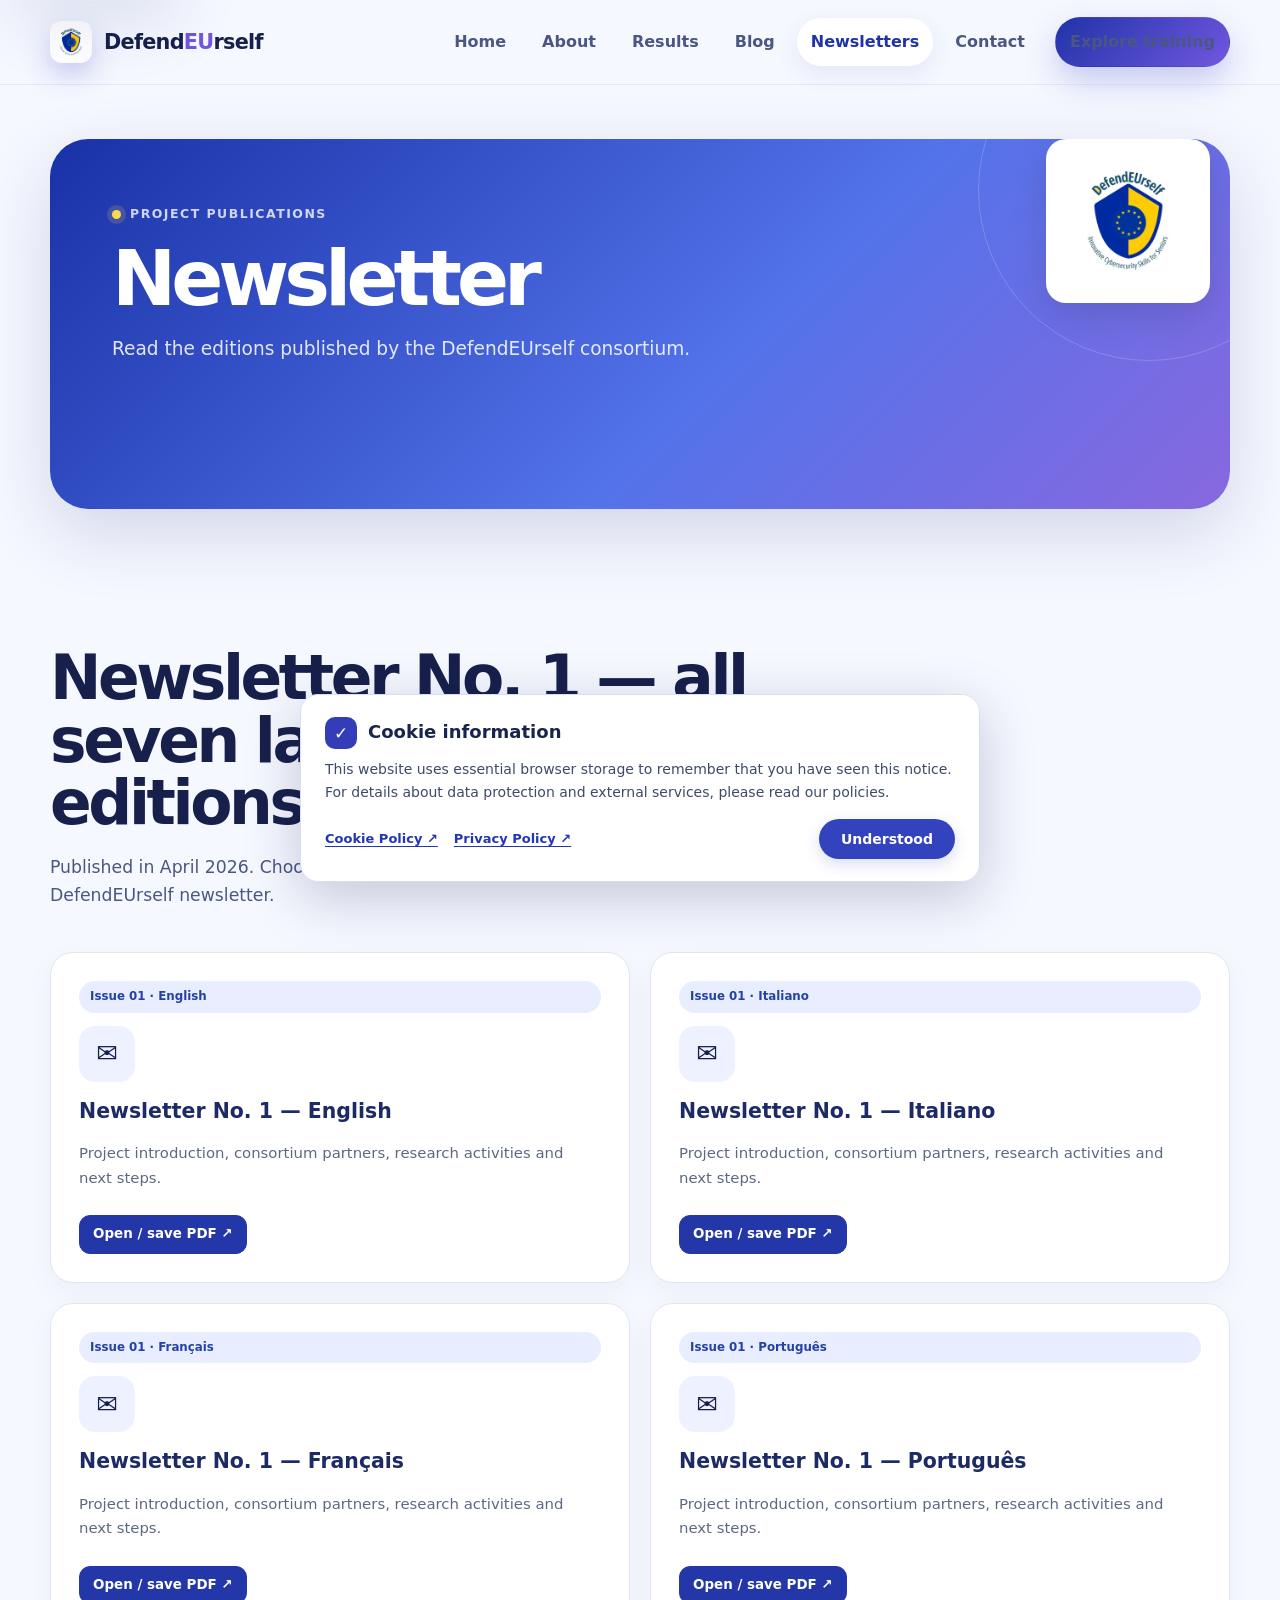
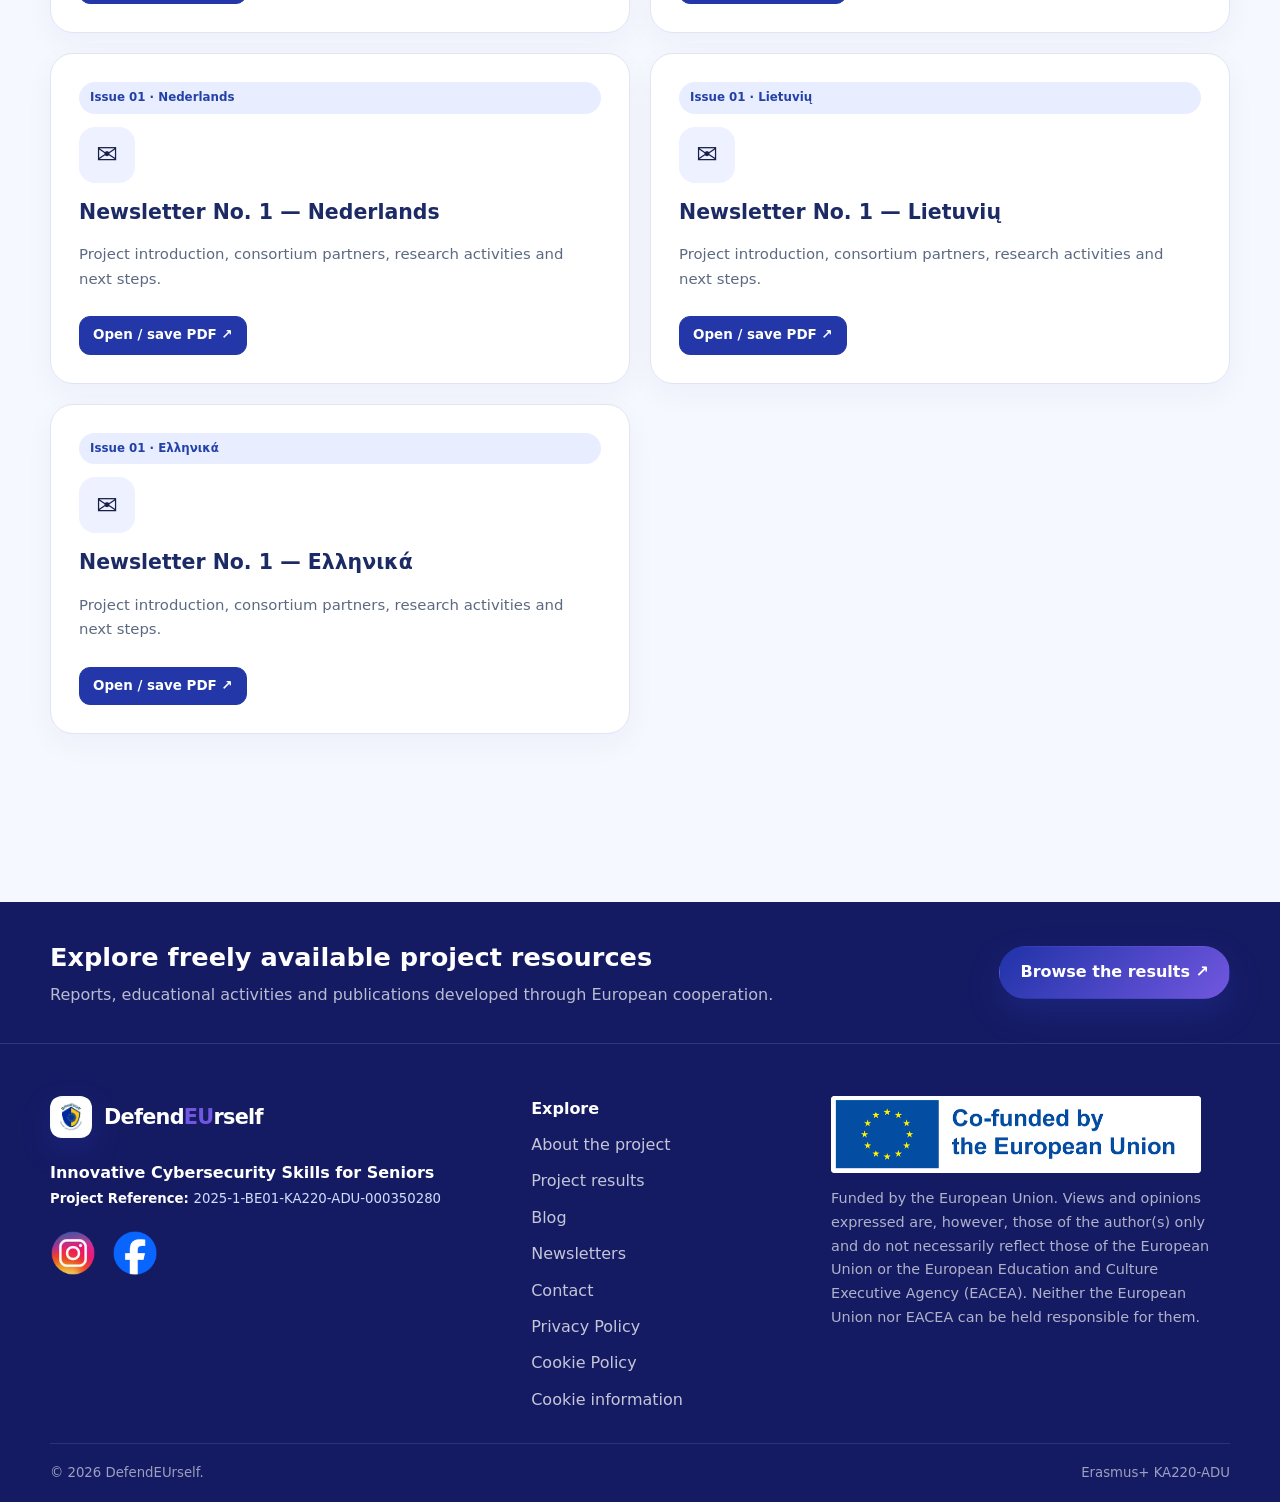
<file: newsletters.html>
<!DOCTYPE html>

<html lang="en"><head><meta charset="utf-8"/><meta content="width=device-width, initial-scale=1" name="viewport"/><meta content="DefendEUrself newsletters and project updates" name="description"/><meta content="#2033a8" name="theme-color"/><title>Newsletters | DefendEUrself</title><link href="assets/css/styles.css" rel="stylesheet"/><style>
/* Site enhancements, scoped to official logos and new content. Existing site stylesheet remains untouched. */
.brand-mark.brand-official{width:42px;height:42px;min-width:42px;border-radius:12px;display:grid;place-items:center;background:white;overflow:hidden;padding:2px}
.brand-mark.brand-official img{width:100%;height:100%;object-fit:contain;display:block}
.site-footer .brand-mark.brand-official{background:rgba(255,255,255,.98)}
.partner-logo.partner-official{display:flex;align-items:center;justify-content:center;width:100%;height:90px;padding:12px;background:#fff;border:1px solid #e0e5f3;border-radius:14px;overflow:hidden}
.partner-logo.partner-official img{width:100%;height:100%;object-fit:contain}
.hero-art{position:relative}
.hero-project-logo{position:absolute;right:23px;top:18px;width:120px;height:120px;background:#fff;border:1px solid #e0e6f6;border-radius:22px;padding:10px;box-shadow:0 16px 42px rgba(9,22,74,.22);z-index:2}
.hero-project-logo img{width:100%;height:100%;object-fit:contain}
.page-hero .container,.page-hero-panel{position:relative}
.page-project-logo{display:block;object-fit:contain;position:absolute;right:20px;top:0;width:164px;height:164px;padding:12px;background:#fff;border-radius:20px;box-shadow:0 12px 36px rgba(0,0,0,.12)}
.page-hero:has(.page-project-logo) h1,.page-hero:has(.page-project-logo) p{max-width:calc(100% - 210px)}
.site-social{display:flex;align-items:center;flex-wrap:wrap;gap:10px;margin-top:12px}
.site-social a{display:inline-flex;text-decoration:none;font-size:.86rem;align-items:center;gap:6px;border-radius:10px;padding:7px 10px;background:rgba(255,255,255,.1);color:#fff;font-weight:700}
.site-social a:hover{background:rgba(255,255,255,.2)}
.site-footer .site-social{margin-top:18px}
/* Results and course-specific reusable elements */
.results-section,.course-section{padding:76px 0}
.results-section.tinted,.course-section.tinted{background:#f3f6ff}
.results-section .section-header,.course-section .section-header{max-width:840px}
.results-section h2,.course-section h2{font-family:Manrope,'DM Sans',sans-serif;letter-spacing:-.035em;color:#19265a}
.rk-grid{display:grid;grid-template-columns:repeat(3,minmax(0,1fr));gap:22px}
.rk-grid.five{grid-template-columns:repeat(3,minmax(0,1fr))}
.rk-card{background:white;border:1px solid #dfe6f2;border-radius:23px;padding:28px;box-shadow:0 10px 30px rgba(29,45,105,.045);display:flex;flex-direction:column;gap:13px;min-width:0;transition:transform .2s,border-color .2s,box-shadow .2s}
.rk-card:hover{transform:translateY(-3px);box-shadow:0 15px 36px rgba(29,45,105,.10);border-color:#b2c2fa}
.rk-card h3{margin:0;color:#1c2a65;font-size:1.28rem}
.rk-card p{margin:0;color:#5c6981;font-size:.93rem}
.rk-card .tag{align-self:start}
.rk-icon{width:56px;height:56px;display:grid;place-items:center;border-radius:16px;font-size:1.6rem;background:#eef1ff}
.rk-links{display:flex;flex-wrap:wrap;align-items:center;gap:9px;margin-top:auto;padding-top:12px}
.rk-button{display:inline-flex;align-items:center;justify-content:center;gap:7px;border-radius:11px;border:1px solid #cdd8f8;padding:9px 13px;background:#f2f5ff;text-decoration:none;font-weight:750;font-size:.84rem;color:#2440a8;line-height:1.35}
.rk-button:hover{background:#e4ebff;border-color:#9baded}
.rk-button.dark{background:#2337a8;border-color:#2337a8;color:white}
.rk-chip{display:inline-flex;border-radius:30px;background:#e8eeff;color:#2441a8;padding:6px 11px;font-size:.74rem;font-weight:800}
.rk-report-flag{font-size:1.8rem;line-height:1}
.rk-heading-row{display:flex;align-items:center;gap:14px}
.rk-language-grid{display:grid;grid-template-columns:repeat(4,minmax(0,1fr));gap:15px}
.rk-language-grid a{background:white;border:1px solid #dfe6f2;border-radius:18px;padding:23px 15px;display:flex;justify-content:space-between;align-items:center;gap:10px;text-decoration:none;color:#172b75;font-weight:800;box-shadow:0 7px 22px rgba(20,35,95,.04)}
.rk-language-grid a:hover{border-color:#95a9ef;background:#f8faff;transform:translateY(-2px)}
.rk-level-grid{display:grid;grid-template-columns:repeat(3,minmax(0,1fr));gap:16px;margin:18px 0 30px}
.rk-level{background:#f5f7ff;border:1px solid #dce5fa;border-radius:18px;padding:18px}
.rk-level strong{display:block;color:#172466;font-size:1.12rem;margin:6px 0}
.rk-level p{margin:0;font-size:.86rem}
.rk-lesson-list{margin:12px 0 0;padding:0;list-style:none;display:grid;gap:8px}
.rk-lesson-list a{display:flex;gap:8px;color:#2337a8;text-decoration:none;font-size:.89rem;font-weight:700;line-height:1.4}
.rk-lesson-list a:hover{text-decoration:underline}
.rk-spotlight{display:grid;grid-template-columns:minmax(0,1.2fr) auto;gap:22px;align-items:center;border-radius:22px;padding:34px;background:linear-gradient(120deg,#18256e,#384aca);color:#fff}
.rk-spotlight h2,.rk-spotlight h3{color:#fff;margin:0 0 10px}
.rk-spotlight p{color:#e2e8ff;margin:0}
.rk-spotlight .rk-button{background:#ffdf59;color:#19265d;border-color:#ffdf59}
.rk-hero-logo{display:block;width:min(210px,100%);background:#fff;padding:13px;border-radius:24px;box-shadow:0 18px 42px rgba(9,18,73,.22)}
.rk-hero-logo img{display:block;width:100%;height:auto}
.page-hero .rk-hero-grid{display:grid;grid-template-columns:minmax(0,1fr) 220px;gap:30px;align-items:center}
.page-hero .rk-hero-grid h1,.page-hero .rk-hero-grid p{max-width:unset}
.page-hero .rk-hero-grid .eyebrow{color:#f6f8ff}
.rk-step{display:flex;align-items:center;gap:10px;color:#3552bb;font-weight:800;font-size:.84rem;text-transform:uppercase;letter-spacing:.07em}
.rk-step:before{content:'';width:8px;height:8px;border-radius:50%;background:#ffd84d}
.course-topic{scroll-margin-top:110px}
.course-topic .rk-card{height:100%}
.course-topic .rk-card h3{font-size:1.24rem}
.course-detail{background:white;border:1px solid #dde5f3;border-radius:22px;padding:28px;margin-bottom:22px;scroll-margin-top:110px}
.course-detail h3{margin:0 0 10px}
.course-detail small{color:#67748b}
.course-note{background:#f1f4ff;border-radius:18px;padding:22px;color:#27346e;border-left:4px solid #4257d1}
.course-note p{margin:0;color:#3c4b73}
.rk-pdf-grid{display:grid;grid-template-columns:repeat(2,minmax(0,1fr));gap:20px}
.rk-top{position:fixed;right:24px;bottom:24px;z-index:150;background:#2539b7;color:#fff;border:0;box-shadow:0 12px 33px rgba(13,30,91,.3);border-radius:40px;padding:12px 17px;font-size:.9rem;font-weight:800;cursor:pointer;opacity:0;pointer-events:none;transform:translateY(16px);transition:opacity .2s,transform .2s}
.rk-top.visible{opacity:1;pointer-events:auto;transform:none}
@media(max-width:1000px){.rk-grid,.rk-grid.five{grid-template-columns:repeat(2,minmax(0,1fr))}.rk-language-grid{grid-template-columns:repeat(2,minmax(0,1fr))}}
@media(max-width:760px){.page-project-logo{position:static;width:126px;height:126px;margin:26px 0 0}.page-hero:has(.page-project-logo) h1,.page-hero:has(.page-project-logo) p{max-width:100%}.hero-project-logo{width:86px;height:86px;right:5px;top:5px}.rk-grid,.rk-grid.five,.rk-language-grid,.rk-pdf-grid,.rk-level-grid{grid-template-columns:1fr}.rk-spotlight{grid-template-columns:1fr}.page-hero .rk-hero-grid{grid-template-columns:1fr}.rk-hero-logo{width:130px}.results-section,.course-section{padding:52px 0}}
@media(prefers-reduced-motion:reduce){html{scroll-behavior:auto}.rk-card,.rk-top{transition:none}}
</style><link href="[data-uri]" rel="icon" type="image/webp"/>
<!-- DefendEUrself cookie notice: isolated styles; no existing page styles are changed. -->
<style id="deu-cookie-notice-style">
#deu-cookie-notice { box-sizing:border-box; position:fixed; z-index:2147480000; bottom:18px; left:18px; right:18px; width:min(680px,calc(100% - 36px)); margin:0 auto; padding:22px 24px; background:#fff; color:#17244e; border:1px solid #d9def5; border-radius:18px; box-shadow:0 15px 55px rgba(14,25,76,.22); font-family:inherit; }
#deu-cookie-notice[hidden] { display:none !important; }
#deu-cookie-notice *, #deu-cookie-notice *::before, #deu-cookie-notice *::after { box-sizing:border-box; }
#deu-cookie-notice .deu-cookie-head { display:flex; align-items:center; gap:11px; margin-bottom:9px; }
#deu-cookie-notice .deu-cookie-shield { width:32px; height:32px; display:grid; place-items:center; border-radius:10px; color:#fff; background:#343cb8; flex:none; font-size:17px; }
#deu-cookie-notice h2 { font-family:inherit; font-size:18px; font-weight:750; line-height:1.35; margin:0; color:#17244e; }
#deu-cookie-notice p { font-size:14px; line-height:1.65; margin:0 0 15px; color:#3d4a68; }
#deu-cookie-notice .deu-cookie-actions { display:flex; gap:10px; justify-content:space-between; flex-wrap:wrap; align-items:center; }
#deu-cookie-notice .deu-cookie-links { display:flex; flex-wrap:wrap; gap:9px 16px; }
#deu-cookie-notice a { color:#2336b3; text-decoration:underline; text-underline-offset:3px; font-weight:600; font-size:13px; }
#deu-cookie-notice .deu-cookie-ok { appearance:none; border:0; border-radius:999px; background:#3342bd; color:#fff; padding:11px 22px; font-family:inherit; font-size:14px; line-height:1.3; font-weight:700; cursor:pointer; box-shadow:0 5px 15px rgba(51,66,189,.18); }
#deu-cookie-notice .deu-cookie-ok:hover { background:#243195; }
#deu-cookie-notice a:focus-visible,#deu-cookie-notice button:focus-visible,.deu-cookie-reopen:focus-visible { outline:3px solid #f5bd19; outline-offset:3px; }
@media(max-width:480px){ #deu-cookie-notice{bottom:12px;left:12px;right:12px;width:calc(100% - 24px);padding:17px;} #deu-cookie-notice .deu-cookie-actions{align-items:stretch; flex-direction:column;} #deu-cookie-notice .deu-cookie-ok{width:100%;} }
</style>
<style id="def-footer-only-fix">
/* Scoped to the footer; no changes to other site components. */
.site-footer .def-footer-project-title{font-size:1rem;font-weight:650;line-height:1.45;color:#fff;margin:17px 0 5px;max-width:420px}
.site-footer .def-footer-project-ref{font-size:.83rem;color:#d4ddfc;line-height:1.55;margin:0 0 20px;max-width:420px;overflow-wrap:anywhere}
.site-footer .def-footer-project-ref strong{color:#fff;font-weight:650}
.site-footer .def-footer-icons{display:flex;gap:16px;align-items:center;justify-content:flex-start;margin-top:16px}
.site-footer .def-footer-icons a{box-sizing:border-box;display:flex;align-items:center;justify-content:center;width:46px;height:46px;min-width:46px;min-height:46px;padding:0;margin:0;border:0;box-shadow:none;border-radius:50%;background:transparent;text-decoration:none;overflow:visible;transition:transform .2s ease}
.site-footer .def-footer-icons a:hover{transform:translateY(-2px)}
.site-footer .def-footer-icons a:focus-visible{outline:3px solid #ffd84d;outline-offset:4px}
.site-footer .def-footer-icons a img{box-sizing:border-box;display:block;object-fit:contain;width:44px;height:44px;max-width:44px;max-height:44px;flex:none}
.site-footer .funding-lockup.def-footer-funding{display:block;width:100%;margin:0;padding:0;background:transparent;border:0}
.site-footer .funding-lockup.def-footer-funding img{display:block;object-fit:contain;width:min(100%,370px);height:auto;max-width:100%;background:#fff;border-radius:4px}
@media(max-width:640px){.site-footer .def-footer-funding img{width:min(100%,350px)}}
@media(prefers-reduced-motion:reduce){.site-footer .def-footer-icons a{transition:none}}
</style>
<style id="deu-vera-nov26-patches">
/* Match the already established About-page hero panel on the remaining pages. */
.page-hero.deu-page-banner .page-hero-panel{position:relative;min-width:0}
.page-hero.deu-page-banner .rk-hero-grid{max-width:100%;min-width:0}
.page-hero.deu-page-banner .page-hero-panel .page-project-logo{max-width:22%;height:auto;max-height:170px;object-fit:contain}
/* Real national flag pictures, not two-letter regional-indicator glyphs. */
.rk-report-flag.deu-country-flag{display:inline-flex;align-items:center;justify-content:center;width:56px;min-width:56px;height:42px;padding:4px;background:#f3f5ff;border:1px solid #e0e5f5;border-radius:12px;overflow:hidden;line-height:1}
.rk-report-flag.deu-country-flag img{display:block;width:46px;height:30px;object-fit:cover;border-radius:4px;box-shadow:0 1px 4px rgba(0,0,0,.14)}
@media(max-width:700px){.page-hero.deu-page-banner .rk-hero-grid{grid-template-columns:minmax(0,1fr)!important;gap:22px}.page-hero.deu-page-banner .rk-hero-logo{max-width:150px}.page-hero.deu-page-banner .page-hero-panel .page-project-logo{position:static;max-width:140px;margin-top:20px;width:140px;height:140px}.page-hero.deu-page-banner .page-hero-panel h1,.page-hero.deu-page-banner .page-hero-panel p{max-width:100%}}
</style></head>
<body><a class="skip-link" href="#main-content">Skip to content</a>
<header class="site-header"><div class="container nav-wrap"><a aria-label="DefendEUrself home" class="brand" href="index.html"><span class="brand-mark brand-official"><img alt="" height="42" src="[data-uri]" width="42"/></span><span>Defend<span class="eu">EU</span>rself</span></a><nav aria-label="Primary navigation" class="site-nav"><a href="index.html">Home</a><a href="about.html">About</a><a href="results.html">Results</a><a href="blog.html">Blog</a><a aria-current="page" href="newsletters.html">Newsletters</a><a href="contact.html">Contact</a><a class="button button-primary nav-cta" href="course.html">Explore training</a></nav><button aria-expanded="false" aria-label="Open navigation menu" class="mobile-menu-button"></button></div></header>
<main id="main-content"><section class="page-hero deu-page-banner"><div class="container"><div class="page-hero-panel"><div class="eyebrow"><span class="eyebrow-dot"></span>Project publications</div><h1>Newsletter</h1><p>Read the editions published by the DefendEUrself consortium.</p><img alt="DefendEUrself – official project logo" class="page-project-logo" src="[data-uri]"/></div></div></section><section class="section"><div class="container"><div class="section-header"><h2>Newsletter No. 1 — all seven language editions</h2><p>Published in April 2026. Choose your language to open or download the original DefendEUrself newsletter.</p></div><div class="rk-pdf-grid"><article class="rk-card" lang="en"><span class="rk-chip">Issue 01 · English</span><div aria-hidden="true" class="rk-icon">✉️</div><h3>Newsletter No. 1 — English</h3><p>Project introduction, consortium partners, research activities and next steps.</p><div class="rk-links"><a class="rk-button dark" href="downloads/DefendEUrself_Newsletter_01_EN.pdf" rel="noopener noreferrer" target="_blank" type="application/pdf">Open / save PDF ↗</a></div></article><article class="rk-card" lang="it"><span class="rk-chip">Issue 01 · Italiano</span><div aria-hidden="true" class="rk-icon">✉️</div><h3>Newsletter No. 1 — Italiano</h3><p>Project introduction, consortium partners, research activities and next steps.</p><div class="rk-links"><a class="rk-button dark" href="downloads/DefendEUrself_Newsletter_01_IT.pdf" rel="noopener noreferrer" target="_blank" type="application/pdf">Open / save PDF ↗</a></div></article><article class="rk-card" lang="fr"><span class="rk-chip">Issue 01 · Français</span><div aria-hidden="true" class="rk-icon">✉️</div><h3>Newsletter No. 1 — Français</h3><p>Project introduction, consortium partners, research activities and next steps.</p><div class="rk-links"><a class="rk-button dark" href="downloads/DefendEUrself_Newsletter_01_FR.pdf" rel="noopener noreferrer" target="_blank" type="application/pdf">Open / save PDF ↗</a></div></article><article class="rk-card" lang="pt"><span class="rk-chip">Issue 01 · Português</span><div aria-hidden="true" class="rk-icon">✉️</div><h3>Newsletter No. 1 — Português</h3><p>Project introduction, consortium partners, research activities and next steps.</p><div class="rk-links"><a class="rk-button dark" href="downloads/DefendEUrself_Newsletter_01_PT.pdf" rel="noopener noreferrer" target="_blank" type="application/pdf">Open / save PDF ↗</a></div></article><article class="rk-card" lang="nl"><span class="rk-chip">Issue 01 · Nederlands</span><div aria-hidden="true" class="rk-icon">✉️</div><h3>Newsletter No. 1 — Nederlands</h3><p>Project introduction, consortium partners, research activities and next steps.</p><div class="rk-links"><a class="rk-button dark" href="downloads/DefendEUrself_Newsletter_01_NL.pdf" rel="noopener noreferrer" target="_blank" type="application/pdf">Open / save PDF ↗</a></div></article><article class="rk-card" lang="lt"><span class="rk-chip">Issue 01 · Lietuvių</span><div aria-hidden="true" class="rk-icon">✉️</div><h3>Newsletter No. 1 — Lietuvių</h3><p>Project introduction, consortium partners, research activities and next steps.</p><div class="rk-links"><a class="rk-button dark" href="downloads/DefendEUrself_Newsletter_01_LT.pdf" rel="noopener noreferrer" target="_blank" type="application/pdf">Open / save PDF ↗</a></div></article><article class="rk-card" lang="el"><span class="rk-chip">Issue 01 · Ελληνικά</span><div aria-hidden="true" class="rk-icon">✉️</div><h3>Newsletter No. 1 — Ελληνικά</h3><p>Project introduction, consortium partners, research activities and next steps.</p><div class="rk-links"><a class="rk-button dark" href="downloads/DefendEUrself_Newsletter_01_EL.pdf" rel="noopener noreferrer" target="_blank" type="application/pdf">Open / save PDF ↗</a></div></article></div></div></section></main>
<footer class="site-footer"><div class="newsletter-strip"><div class="container newsletter-inline"><div><h2>Explore freely available project resources</h2><p>Reports, educational activities and publications developed through European cooperation.</p></div><a class="button button-primary" href="results.html">Browse the results ↗</a></div></div><div class="footer-main"><div class="container footer-grid"><div class="footer-brand"><a class="brand" href="index.html"><span class="brand-mark brand-official"><img alt="" height="42" src="[data-uri]" width="42"/></span><span>Defend<span class="eu">EU</span>rself</span></a><p class="def-footer-project-title">Innovative Cybersecurity Skills for Seniors</p><p class="def-footer-project-ref"><strong>Project Reference: </strong>2025-1-BE01-KA220-ADU-000350280</p><div aria-label="DefendEUrself social media" class="def-footer-icons"><a aria-label="Visit DefendEUrself on Instagram" href="https://www.instagram.com/defendeurself.project/" rel="noopener noreferrer" target="_blank"><img alt="" aria-hidden="true" height="44" loading="lazy" src="[data-uri]" width="44"/></a><a aria-label="Visit DefendEUrself on Facebook" href="https://www.facebook.com/profile.php?id=61583153321765" rel="noopener noreferrer" target="_blank"><img alt="" aria-hidden="true" height="44" loading="lazy" src="[data-uri]" width="44"/></a></div></div><div class="footer-links"><strong>Explore</strong><a href="about.html">About the project</a><a href="results.html">Project results</a><a href="blog.html">Blog</a><a href="newsletters.html">Newsletters</a><a href="contact.html">Contact</a>
<a href="https://drive.google.com/file/d/1LmndwA52XreIHmTqpKWVuQ_9V2-LKDGW/view?usp=drive_link" rel="noopener noreferrer" target="_blank">Privacy Policy</a>
<a href="https://drive.google.com/file/d/1uKuZpL2EGDIl8XXr5-HZQHpkTVfG1H8k/view?usp=drive_link" rel="noopener noreferrer" target="_blank">Cookie Policy</a>
<a class="deu-cookie-reopen" href="#deu-cookie-notice">Cookie information</a>
</div><div><div class="funding-lockup def-footer-funding"><img alt="Co-funded by the European Union" height="148" loading="lazy" src="[data-uri]" width="712"/></div><p class="footer-disclaimer">Funded by the European Union. Views and opinions expressed are, however, those of the author(s) only and do not necessarily reflect those of the European Union or the European Education and Culture Executive Agency (EACEA). Neither the European Union nor EACEA can be held responsible for them.</p></div></div></div><div class="container footer-bottom"><span>© <span data-current-year="">2026</span> DefendEUrself.</span><span>Erasmus+ KA220-ADU</span></div></footer><script src="assets/js/main.js"></script>
<!-- Informed acknowledgement of essential storage only. No consent to optional tracking is requested. -->
<section aria-labelledby="deu-cookie-title" hidden="" id="deu-cookie-notice" role="region">
<div class="deu-cookie-head"><span aria-hidden="true" class="deu-cookie-shield">✓</span><h2 id="deu-cookie-title">Cookie information</h2></div>
<p>This website uses essential browser storage to remember that you have seen this notice. For details about data protection and external services, please read our policies.</p>
<div class="deu-cookie-actions">
<div class="deu-cookie-links"><a href="https://drive.google.com/file/d/1uKuZpL2EGDIl8XXr5-HZQHpkTVfG1H8k/view?usp=drive_link" rel="noopener noreferrer" target="_blank">Cookie Policy ↗</a><a href="https://drive.google.com/file/d/1LmndwA52XreIHmTqpKWVuQ_9V2-LKDGW/view?usp=drive_link" rel="noopener noreferrer" target="_blank">Privacy Policy ↗</a></div>
<button class="deu-cookie-ok" id="deu-cookie-dismiss" type="button">Understood</button>
</div>
</section>
<script id="deu-cookie-notice-script">
(function () {
  'use strict';
  var KEY = 'defendeurself.cookie_notice_seen.v1';
  var DAYS = 180;
  var notice = document.getElementById('deu-cookie-notice');
  var dismiss = document.getElementById('deu-cookie-dismiss');
  if (!notice || !dismiss) return;
  function wasAcknowledged() {
    try {
      var date = Number(window.localStorage.getItem(KEY));
      return date > 0 && (Date.now() - date) < DAYS*86400000;
    } catch (e) { return false; }
  }
  function showNotice(shouldFocus) {
    notice.hidden = false;
    if (shouldFocus) dismiss.focus();
  }
  function hideNotice() {
    notice.hidden = true;
    try { window.localStorage.setItem(KEY, String(Date.now())); } catch (e) { /* visitors can still dismiss without browser storage */ }
  }
  dismiss.addEventListener('click', hideNotice);
  document.querySelectorAll('.deu-cookie-reopen').forEach(function(link) {
    link.addEventListener('click', function (event) {
      event.preventDefault();
      showNotice(true);
    });
  });
  window.addEventListener('storage', function (event) {
    if (event.key === KEY && wasAcknowledged()) notice.hidden = true;
  });
  if (!wasAcknowledged()) showNotice(false);
})();
</script>
</body></html>
</file>
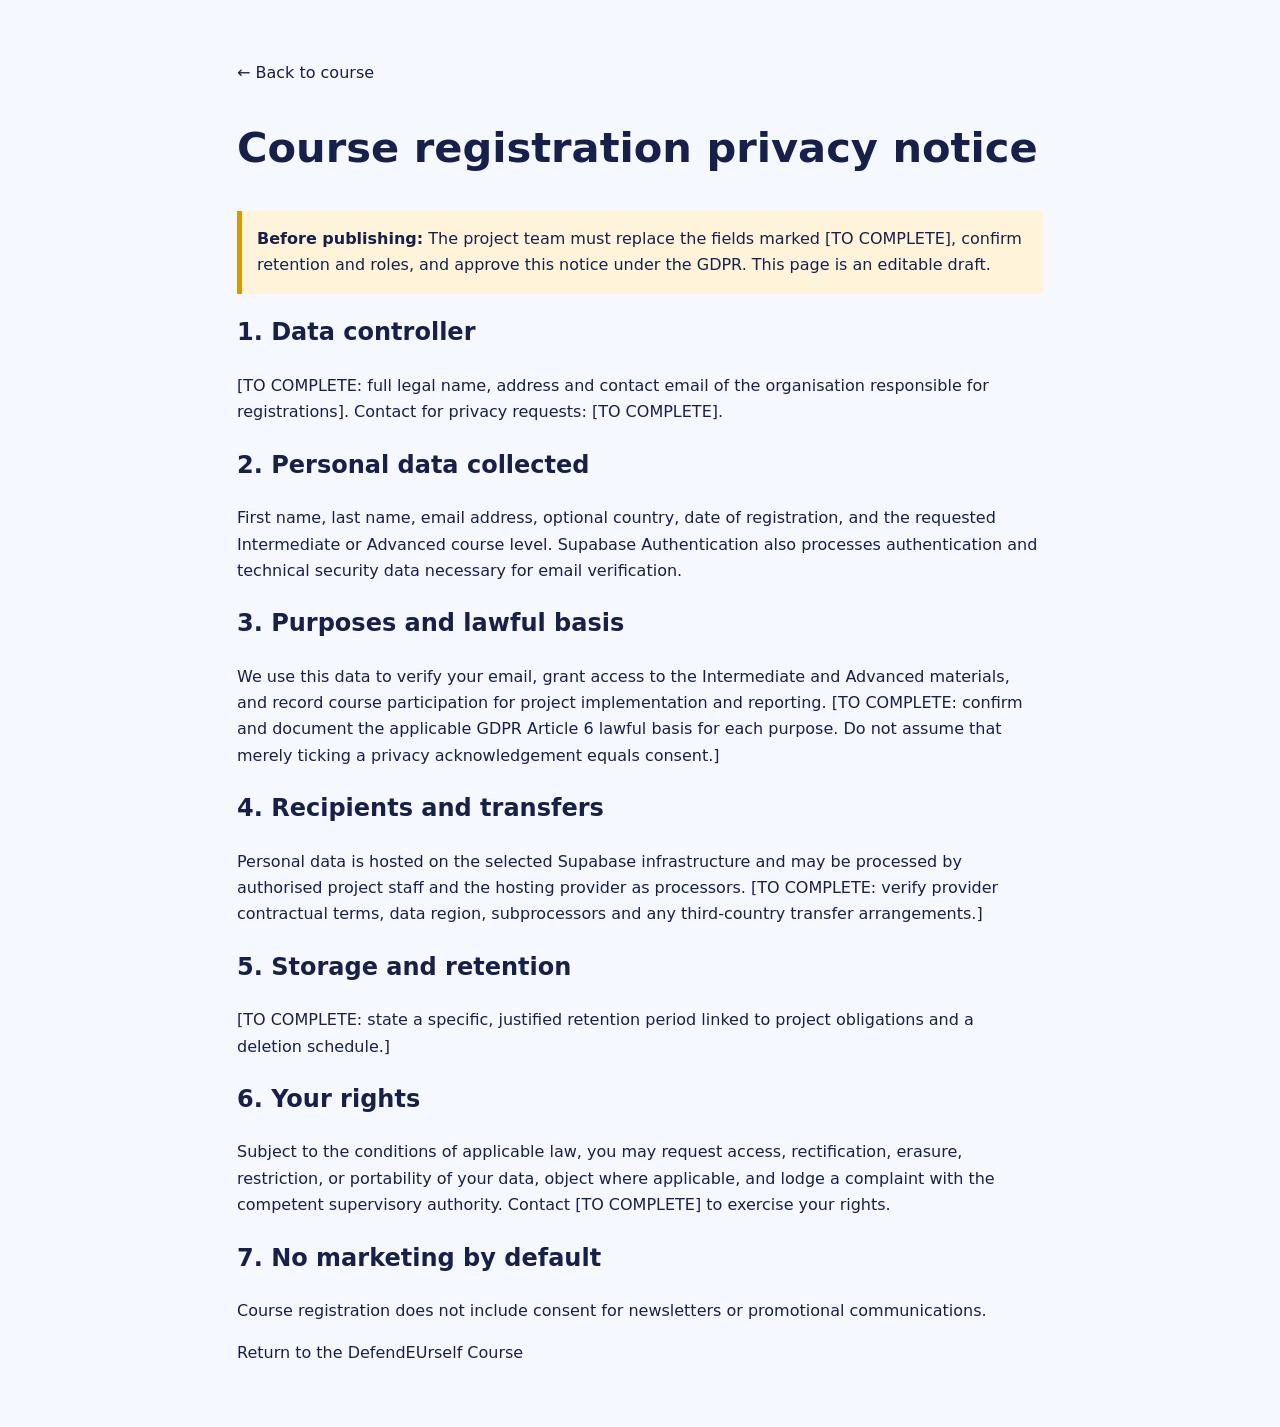
<file: privacy-course.html>
<!doctype html><html lang="en"><head><meta charset="utf-8"><meta name="viewport" content="width=device-width,initial-scale=1"><title>Course registration privacy notice | DefendEUrself</title><link rel="stylesheet" href="assets/css/styles.css"><style>main{max-width:850px;margin:60px auto;padding:0 22px}main h1{font-size:2.6rem}main li{margin:.7rem 0}.legal-warning{padding:15px;background:#fff4d9;border-left:5px solid #d89a00}</style></head><body><main><p><a href="course.html">← Back to course</a></p><h1>Course registration privacy notice</h1><p class="legal-warning"><strong>Before publishing:</strong> The project team must replace the fields marked [TO COMPLETE], confirm retention and roles, and approve this notice under the GDPR. This page is an editable draft.</p><h2>1. Data controller</h2><p>[TO COMPLETE: full legal name, address and contact email of the organisation responsible for registrations]. Contact for privacy requests: [TO COMPLETE].</p><h2>2. Personal data collected</h2><p>First name, last name, email address, optional country, date of registration, and the requested Intermediate or Advanced course level. Supabase Authentication also processes authentication and technical security data necessary for email verification.</p><h2>3. Purposes and lawful basis</h2><p>We use this data to verify your email, grant access to the Intermediate and Advanced materials, and record course participation for project implementation and reporting. [TO COMPLETE: confirm and document the applicable GDPR Article 6 lawful basis for each purpose. Do not assume that merely ticking a privacy acknowledgement equals consent.]</p><h2>4. Recipients and transfers</h2><p>Personal data is hosted on the selected Supabase infrastructure and may be processed by authorised project staff and the hosting provider as processors. [TO COMPLETE: verify provider contractual terms, data region, subprocessors and any third-country transfer arrangements.]</p><h2>5. Storage and retention</h2><p>[TO COMPLETE: state a specific, justified retention period linked to project obligations and a deletion schedule.]</p><h2>6. Your rights</h2><p>Subject to the conditions of applicable law, you may request access, rectification, erasure, restriction, or portability of your data, object where applicable, and lodge a complaint with the competent supervisory authority. Contact [TO COMPLETE] to exercise your rights.</p><h2>7. No marketing by default</h2><p>Course registration does not include consent for newsletters or promotional communications.</p><p><a href="course.html">Return to the DefendEUrself Course</a></p></main></body></html>
</file>
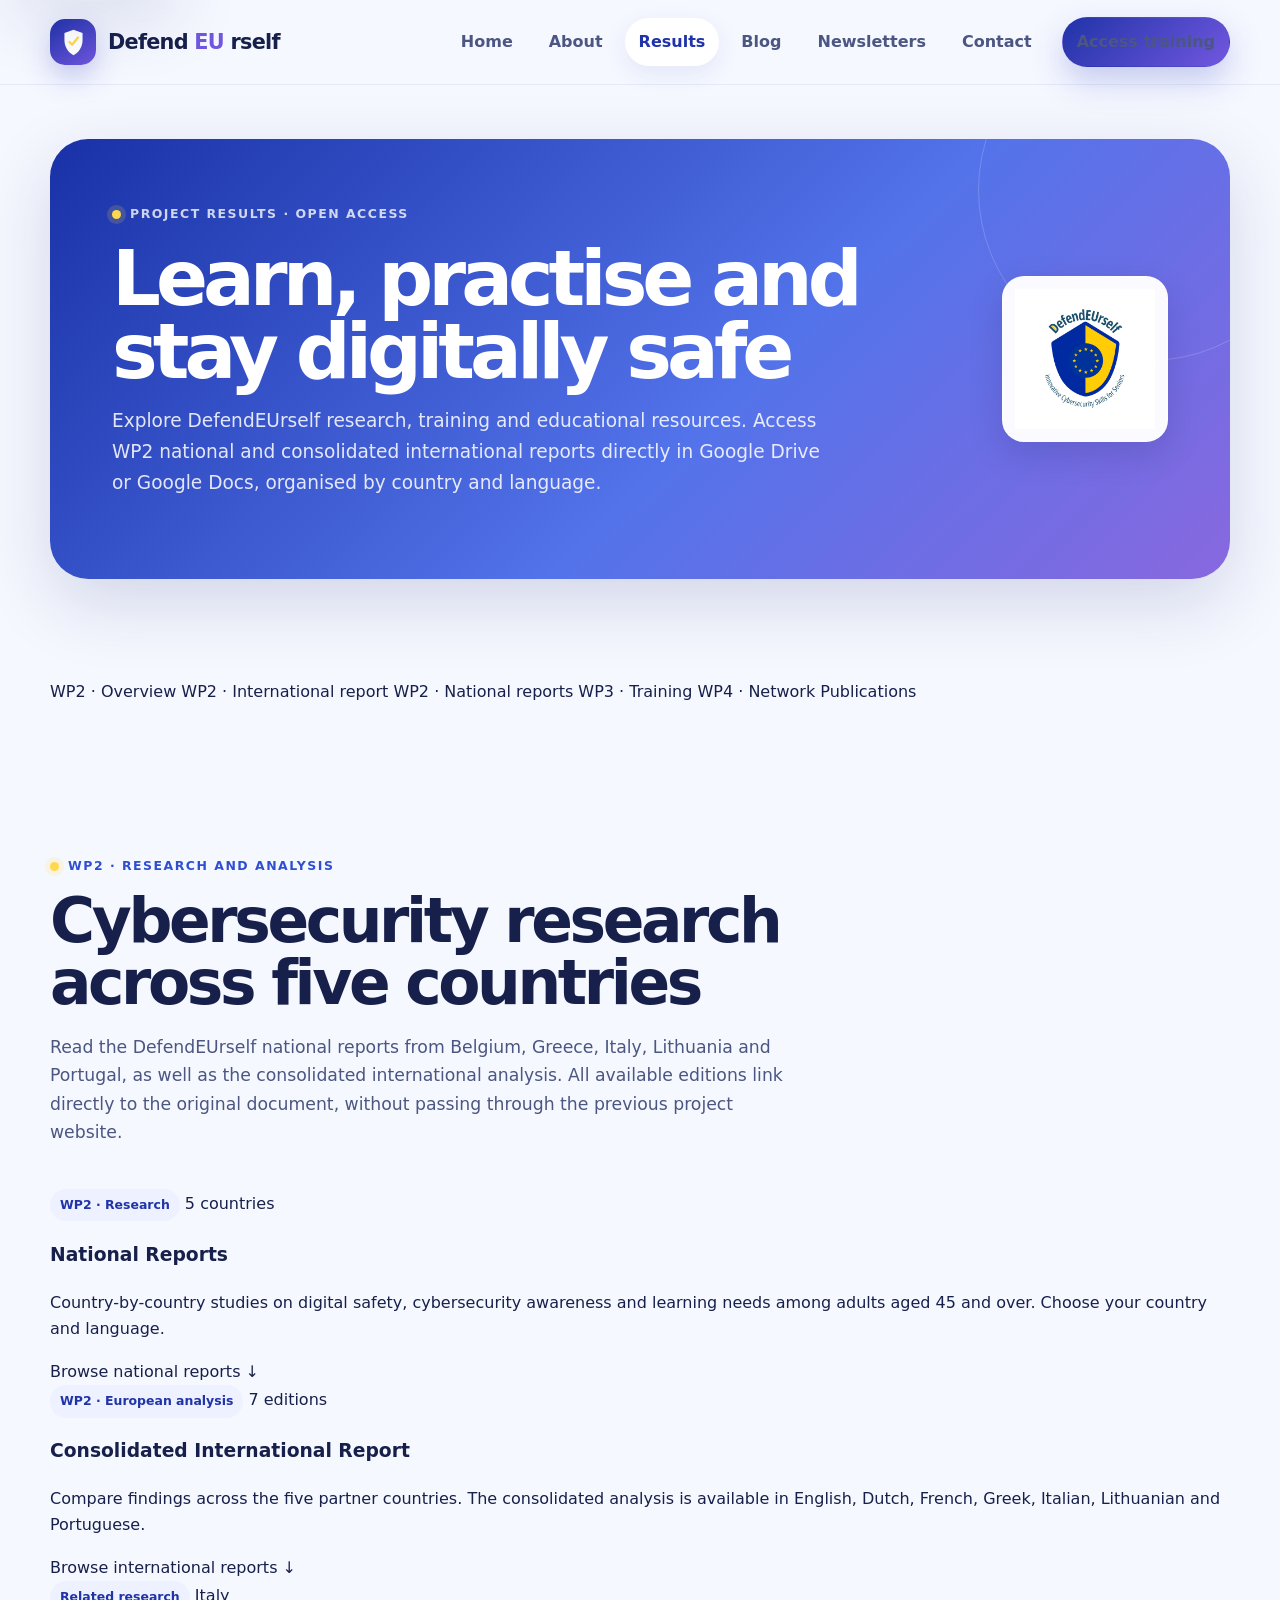
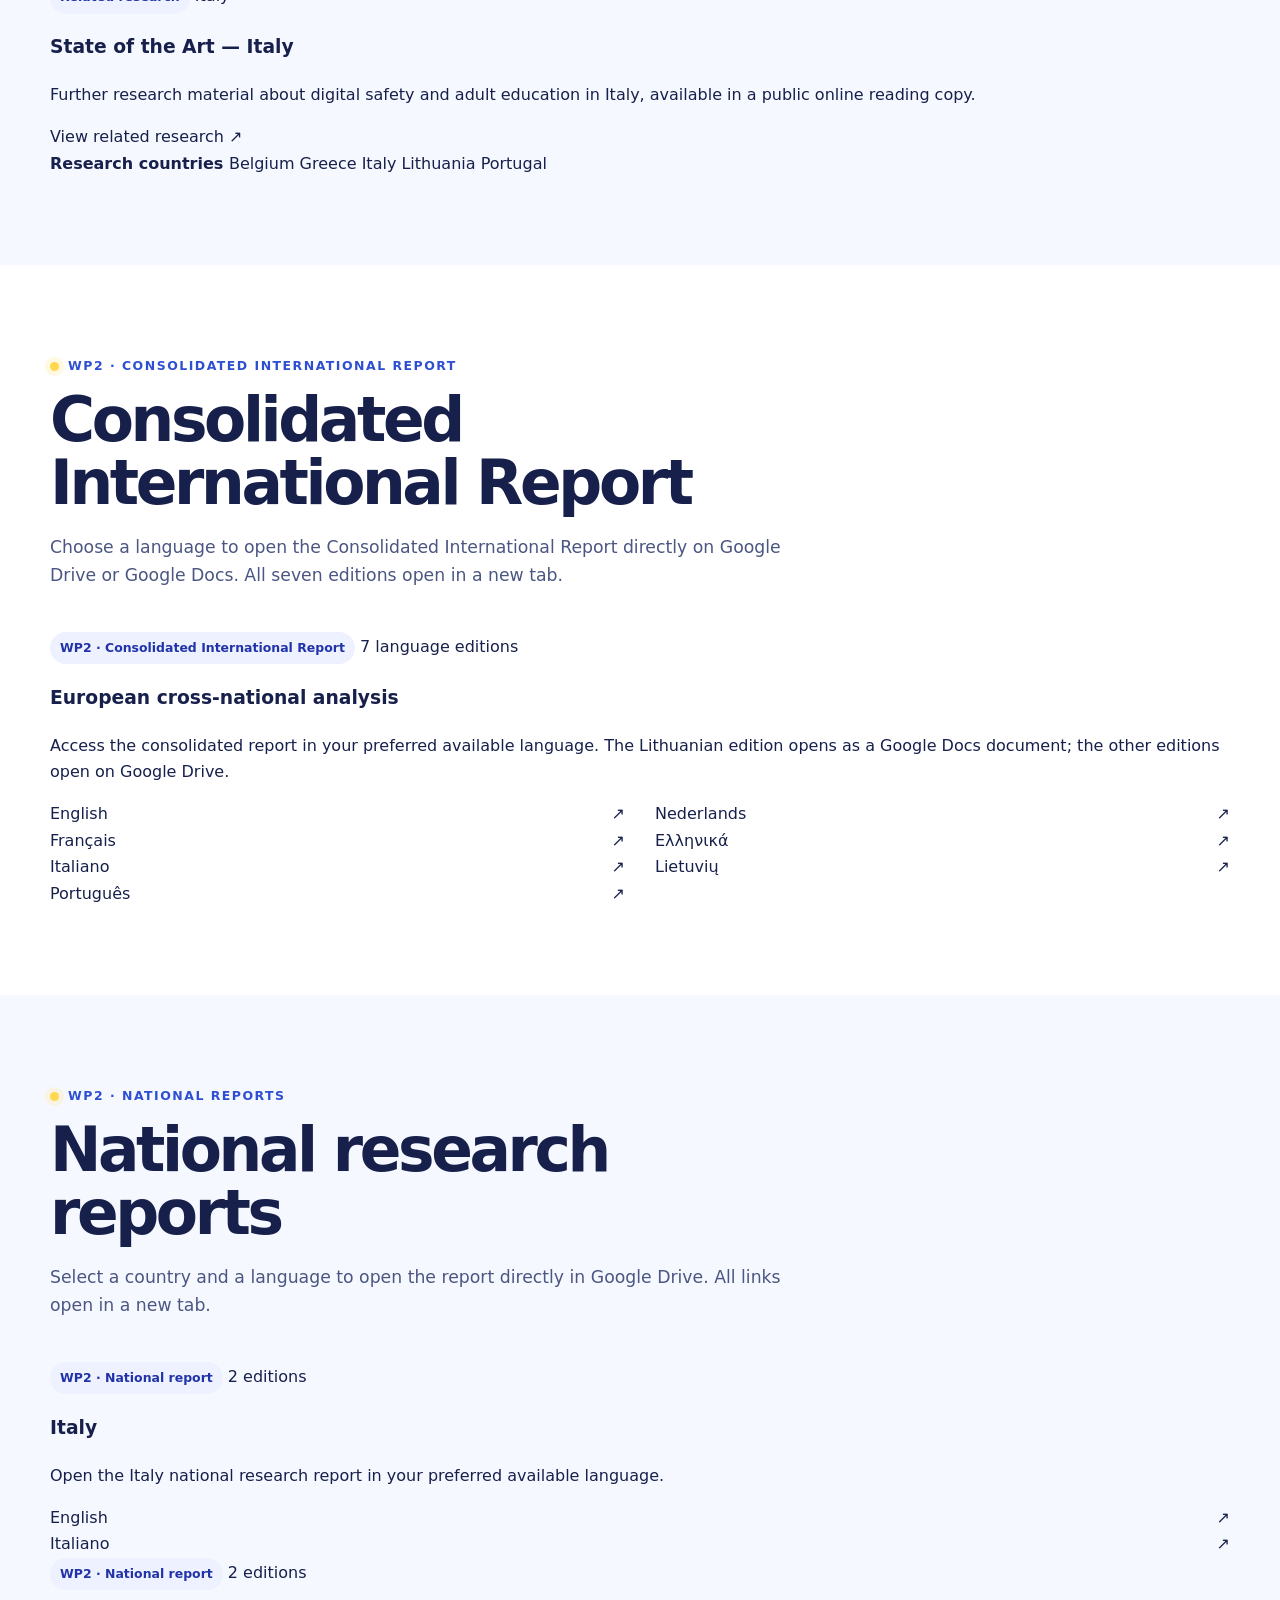
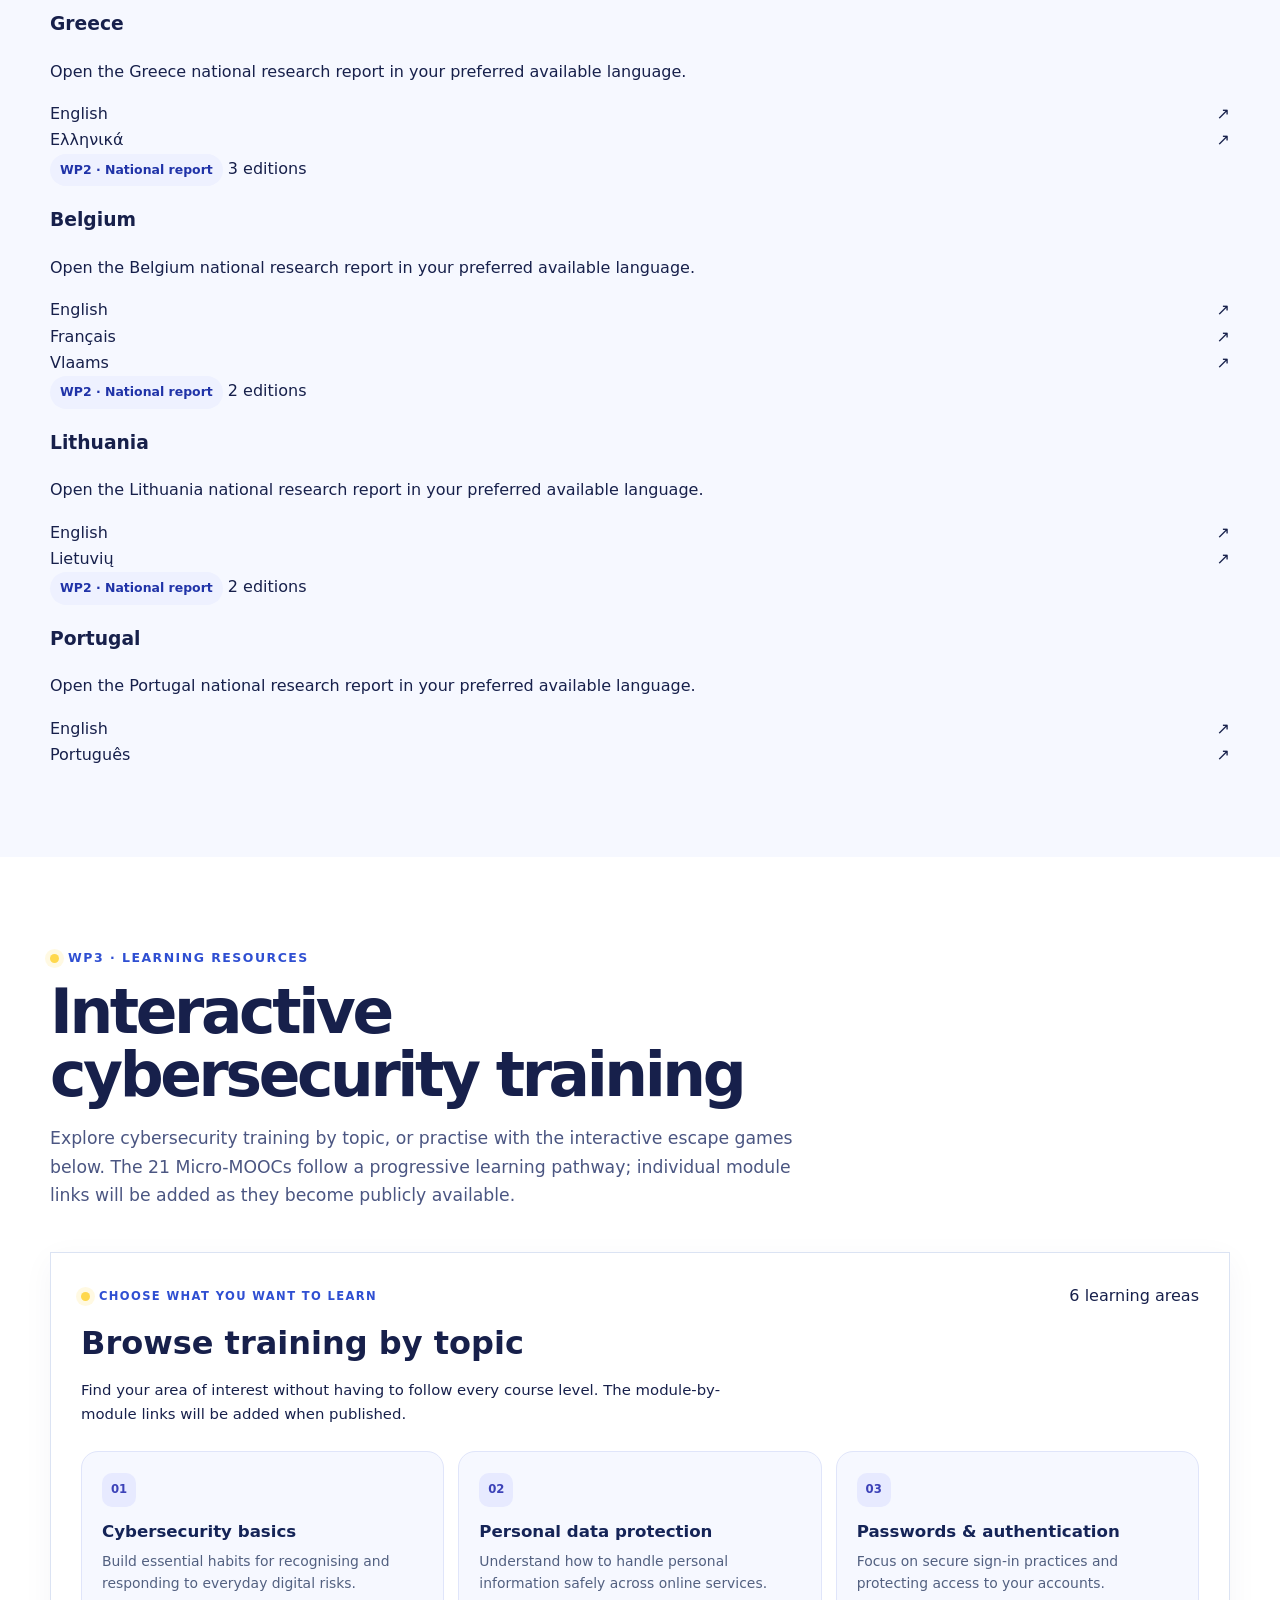
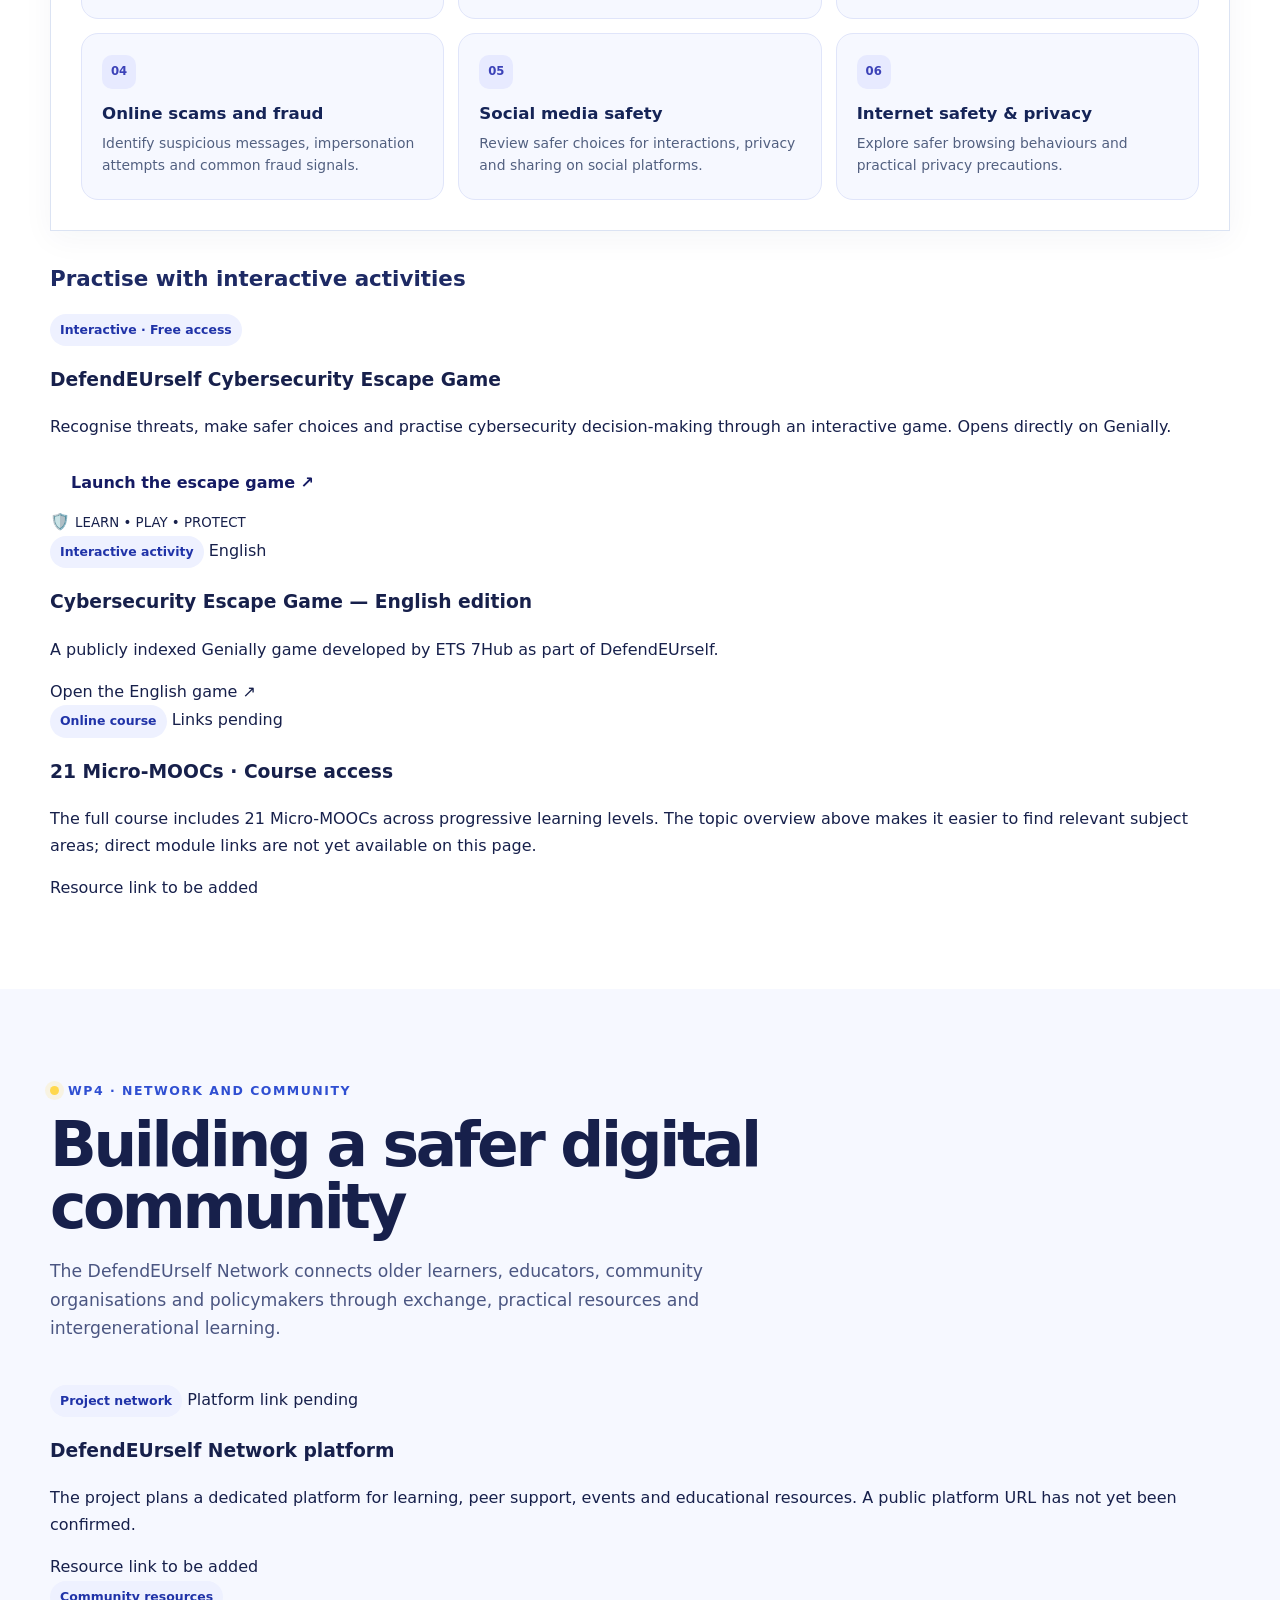
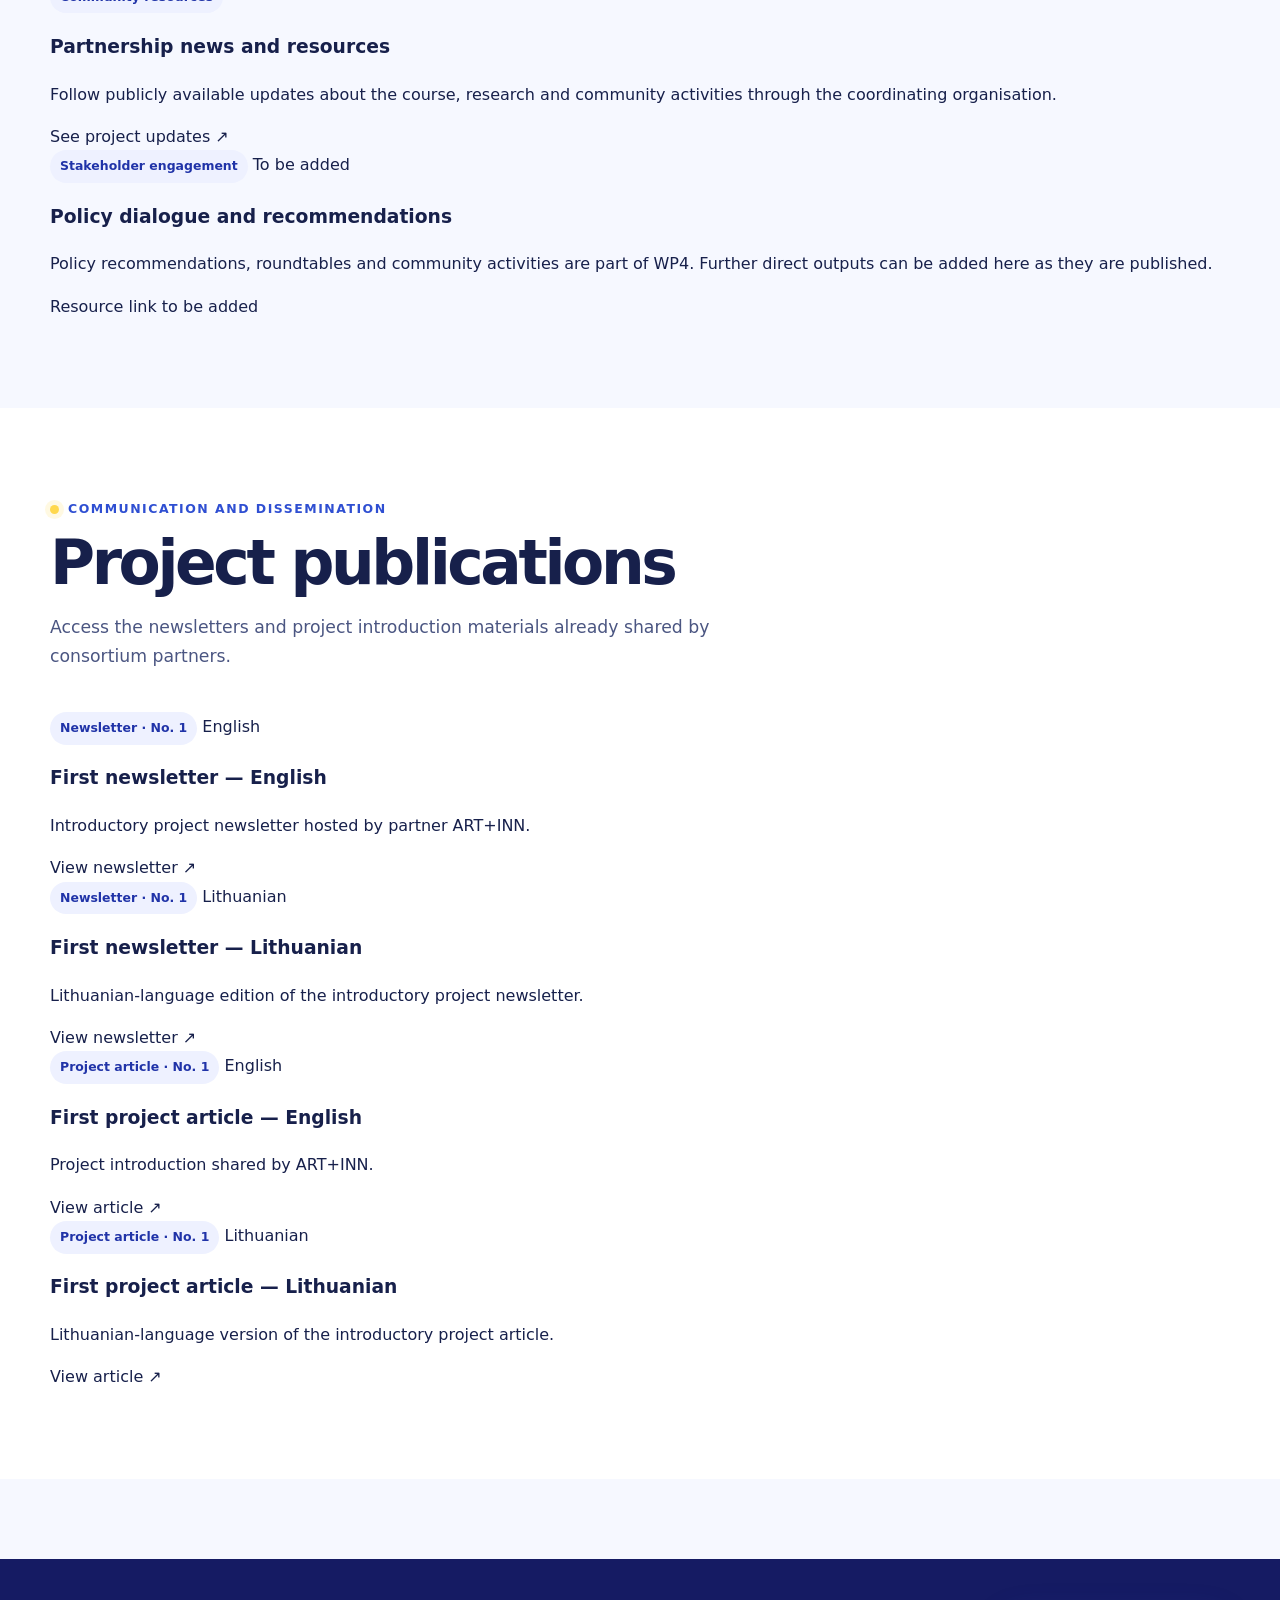
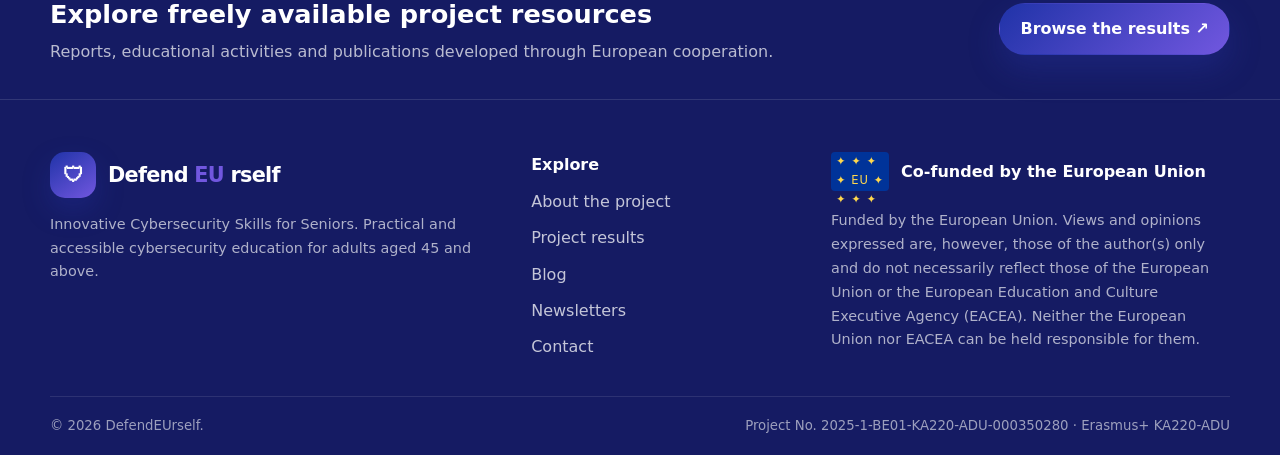
<file: results (1).html>
<!DOCTYPE html>

<html lang="en">
<head>
<meta charset="utf-8"/>
<meta content="width=device-width, initial-scale=1" name="viewport"/>
<meta content="Research, micro-MOOCs, cybersecurity games and project resources" name="description"/>
<meta content="#2033a8" name="theme-color"/>
<title>
   Project results | DefendEUrself
  </title>
<link href="assets/css/styles.css" rel="stylesheet"/>
<style>
   /* Added WP2 report-card layout; rest of the original site styles remain unchanged. */
.report-language-links { display: flex; flex-direction: column; gap: 0; margin-top: auto; }
.report-language-links .resource-link { display: flex; width: 100%; justify-content: space-between; }
.report-language-links .resource-link:focus-visible { outline: 3px solid #2033a8; outline-offset: 3px; border-radius: 4px; }
   /* Display all seven international report editions clearly, on desktop and mobile. */
.international-report-card { grid-column: 1 / -1; }
.international-language-links { display: grid; grid-template-columns: repeat(2, minmax(0, 1fr)); column-gap: 30px; margin-top: 12px; }
.international-language-links .resource-link { min-width: 0; }
@media (max-width: 640px) { .international-language-links { grid-template-columns: 1fr; } }
  </style>
<style id="results-ux-enhancements">
/* Results-only usability improvements: no shared site files need changing. */
html{scroll-behavior:smooth}
@media(prefers-reduced-motion:reduce){html{scroll-behavior:auto}}
#report,#international-reports,#national-reports,#training,#network,#publications{scroll-margin-top:92px}
.page-hero .results-hero-panel{display:grid;grid-template-columns:minmax(0,1fr) 166px;gap:42px;align-items:center}
.page-hero .results-hero-copy{min-width:0}
.page-hero .results-hero-logo-wrap{position:relative;z-index:1;display:flex;align-items:center;justify-content:center;padding:12px;background:rgba(255,255,255,.97);border-radius:22px;border:1px solid rgba(255,255,255,.65);box-shadow:0 12px 35px rgba(8,17,65,.14)}
.page-hero .results-hero-logo-wrap img{display:block;width:100%;height:auto;max-width:142px;aspect-ratio:1;object-fit:contain}
.results-topic-panel{margin:0 0 30px;padding:30px;background:#fff;border:1px solid #dbe3f3;box-shadow:0 8px 30px rgba(25,50,100,.045)}
.results-topic-heading{display:flex;align-items:start;justify-content:space-between;gap:25px;margin-bottom:24px}
.results-topic-heading .eyebrow{font-size:.72rem}
.results-topic-heading h3{font-size:clamp(1.5rem,2.8vw,2rem);margin:8px 0 8px}
.results-topic-heading p{font-size:.93rem;line-height:1.65;max-width:680px;margin:0}
.results-topic-grid{display:grid;grid-template-columns:repeat(3,minmax(0,1fr));gap:14px}
.results-topic-card{padding:21px 20px 23px;background:#f6f8ff;border:1px solid #e0e5fa;border-radius:17px;min-width:0}
.results-topic-number{display:inline-flex;width:34px;height:34px;align-items:center;justify-content:center;border-radius:10px;background:#e7eaff;color:#3c42b8;font-size:.73rem;font-weight:850}
.results-topic-card h4{color:#152457;font-size:1.04rem;line-height:1.35;margin:14px 0 8px}
.results-topic-card p{font-size:.87rem;line-height:1.55;margin:0;color:#526080}
.results-training-subtitle{margin:30px 0 17px;color:#1e2a64;font-size:1.34rem}
.results-back-to-top{position:fixed;z-index:99;right:24px;bottom:24px;display:flex;gap:9px;align-items:center;justify-content:center;padding:12px 18px;border:1px solid rgba(255,255,255,.35);border-radius:999px;background:#2539a6;color:white;text-decoration:none;box-shadow:0 10px 30px rgba(20,30,83,.25);font-size:.85rem;font-weight:800;opacity:0;visibility:hidden;pointer-events:none;transform:translateY(10px);transition:opacity .2s ease,transform .2s ease,visibility .2s ease}
.results-back-to-top.visible{opacity:1;visibility:visible;pointer-events:auto;transform:translateY(0)}
.results-back-to-top:hover{background:#172775;color:white}
.results-back-to-top:focus-visible{outline:3px solid #ffcf32;outline-offset:4px}
.results-back-to-top span:first-child{font-size:1.1rem;line-height:1}
@media(max-width:800px){.page-hero .results-hero-panel{grid-template-columns:minmax(0,1fr) 112px;gap:19px}.page-hero .results-hero-logo-wrap{padding:9px;border-radius:14px}.results-topic-grid{grid-template-columns:repeat(2,minmax(0,1fr))}.results-topic-panel{padding:23px}}
@media(max-width:600px){.page-hero .results-hero-panel{grid-template-columns:1fr}.page-hero .results-hero-logo-wrap{width:104px;order:-1}.results-topic-grid{grid-template-columns:1fr}.results-topic-heading{flex-direction:column;gap:12px}.results-back-to-top{right:14px;bottom:15px;padding:11px 14px}}
@media(prefers-reduced-motion:reduce){.results-back-to-top{transition:none}}
</style></head>
<body id="page-top">
<a class="skip-link" href="#main-content">
   Skip to content
  </a>
<header class="site-header">
<div class="container nav-wrap">
<a aria-label="DefendEUrself home" class="brand" href="index.html">
<span class="brand-mark">
<svg aria-hidden="true" viewbox="0 0 64 64">
<path d="M32 4 52 11v16c0 15-8.7 27.4-20 33C20.7 54.4 12 42 12 27V11z" fill="currentColor">
</path>
<path d="m23 31 6 6 13-16" fill="none" stroke="#ffd84d" stroke-linecap="round" stroke-linejoin="round" stroke-width="5">
</path>
</svg>
</span>
<span>
      Defend
      <span class="eu">
       EU
      </span>
      rself
     </span>
</a>
<nav aria-label="Primary navigation" class="site-nav">
<a href="index.html">
      Home
     </a>
<a href="about.html">
      About
     </a>
<a aria-current="page" href="results.html">
      Results
     </a>
<a href="blog.html">
      Blog
     </a>
<a href="newsletters.html">
      Newsletters
     </a>
<a href="contact.html">
      Contact
     </a>
<a class="button button-primary nav-cta" href="results.html#training">
      Access training
     </a>
</nav>
<button aria-expanded="false" aria-label="Open navigation menu" class="mobile-menu-button">
</button>
</div>
</header>
<main id="main-content">
<section class="page-hero">
<div class="container"><div class="page-hero-panel results-hero-panel"><div class="results-hero-copy">
<div class="eyebrow">
<span class="eyebrow-dot">
</span>
      Project results · Open access
     </div>
<h1>
      Learn, practise and stay digitally safe
     </h1>
<p>
      Explore DefendEUrself research, training and educational resources. Access WP2 national and consolidated international reports directly in Google Drive or Google Docs, organised by country and language.
     </p>
</div><div class="results-hero-logo-wrap"><img alt="Official DefendEUrself project logo" decoding="async" height="150" src="[data-uri]" width="150"/></div></div></div>
</section>
<section class="section-sm">
<div class="container">
<nav aria-label="Jump to result section" class="jump-nav">
<a href="#report">
       WP2 · Overview
      </a>
<a href="#international-reports">
       WP2 · International report
      </a>
<a href="#national-reports">
       WP2 · National reports
      </a>
<a href="#training">
       WP3 · Training
      </a>
<a href="#network">
       WP4 · Network
      </a>
<a href="#publications">
       Publications
      </a>
</nav>
</div>
</section>
<section class="section" id="report">
<div class="container">
<div class="section-header">
<span class="eyebrow">
<span class="eyebrow-dot">
</span>
       WP2 · Research and analysis
      </span>
<h2>
       Cybersecurity research across five countries
      </h2>
<p>
       Read the DefendEUrself national reports from Belgium, Greece, Italy, Lithuania and Portugal, as well as the consolidated international analysis. All available editions link directly to the original document, without passing through the previous project website.
      </p>
</div>
<div class="resource-grid">
<article class="resource-card">
<div class="resource-top">
<span class="tag">
         WP2 · Research
        </span>
<span class="chip">
         5 countries
        </span>
</div>
<h3>
        National Reports
       </h3>
<p>
        Country-by-country studies on digital safety, cybersecurity awareness and learning needs among adults aged 45 and over. Choose your country and language.
       </p>
<a class="resource-link" href="#national-reports">
        Browse national reports
        <span aria-hidden="true">
         ↓
        </span>
</a>
</article>
<article class="resource-card">
<div class="resource-top">
<span class="tag">
         WP2 · European analysis
        </span>
<span class="chip chip-muted">
         7 editions
        </span>
</div>
<h3>
        Consolidated International Report
       </h3>
<p>
        Compare findings across the five partner countries. The consolidated analysis is available in English, Dutch, French, Greek, Italian, Lithuanian and Portuguese.
       </p>
<a class="resource-link" href="#international-reports">
        Browse international reports
        <span aria-hidden="true">
         ↓
        </span>
</a>
</article>
<article class="resource-card">
<div class="resource-top">
<span class="tag">
         Related research
        </span>
<span class="chip">
         Italy
        </span>
</div>
<h3>
        State of the Art — Italy
       </h3>
<p>
        Further research material about digital safety and adult education in Italy, available in a public online reading copy.
       </p>
<a class="resource-link" href="https://www.slideshare.net/slideshow/state-of-the-art-defendeurself-erasmus-project-pdf/283370223" rel="noopener noreferrer" target="_blank">
        View related research
        <span aria-hidden="true">
         ↗
        </span>
</a>
</article>
</div>
<div aria-label="Participating research countries" class="countries-bar">
<strong>
       Research countries
      </strong>
<span>
       Belgium
      </span>
<span>
       Greece
      </span>
<span>
       Italy
      </span>
<span>
       Lithuania
      </span>
<span>
       Portugal
      </span>
</div>
</div>
</section>
<section class="section section-alt" id="international-reports">
<div class="container">
<div class="section-header">
<span class="eyebrow">
<span class="eyebrow-dot">
</span>
       WP2 · Consolidated International Report
      </span>
<h2>
       Consolidated International Report
      </h2>
<p>
       Choose a language to open the Consolidated International Report directly on Google Drive or Google Docs. All seven editions open in a new tab.
      </p>
</div>
<div class="resource-grid">
<article class="resource-card international-report-card">
<div class="resource-top">
<span class="tag">
         WP2 · Consolidated International Report
        </span>
<span class="chip">
         7 language editions
        </span>
</div>
<h3>
        European cross-national analysis
       </h3>
<p>
        Access the consolidated report in your preferred available language. The Lithuanian edition opens as a Google Docs document; the other editions open on Google Drive.
       </p>
<div aria-label="Consolidated International Report languages" class="report-language-links international-language-links">
<a aria-label="Open Consolidated International Report in English on Google Drive (new tab)" class="resource-link" href="https://drive.google.com/file/d/18ET3fuK7QhLUKG7xzKGuqbGr3edwl654/view?usp=drivesdk" lang="en" rel="noopener noreferrer" target="_blank">
         English
         <span aria-hidden="true">
          ↗
         </span>
</a>
<a aria-label="Open Consolidated International Report in Nederlands on Google Drive (new tab)" class="resource-link" href="https://drive.google.com/file/d/1KKZDLw_-MBX26BbaaNNb6gzD1Qh2_sz0/view?usp=drivesdk" lang="nl" rel="noopener noreferrer" target="_blank">
         Nederlands
         <span aria-hidden="true">
          ↗
         </span>
</a>
<a aria-label="Open Consolidated International Report in Français on Google Drive (new tab)" class="resource-link" href="https://drive.google.com/file/d/1k3K5h4Fa57lxjeqF69wKDvP2Vv7Scqcc/view?usp=drivesdk" lang="fr" rel="noopener noreferrer" target="_blank">
         Français
         <span aria-hidden="true">
          ↗
         </span>
</a>
<a aria-label="Open Consolidated International Report in Ελληνικά on Google Drive (new tab)" class="resource-link" href="https://drive.google.com/file/d/1VL6cMtds1Zt-UBsZuHJPW8W-2f4XiH0A/view?usp=drivesdk" lang="el" rel="noopener noreferrer" target="_blank">
         Ελληνικά
         <span aria-hidden="true">
          ↗
         </span>
</a>
<a aria-label="Open Consolidated International Report in Italiano on Google Drive (new tab)" class="resource-link" href="https://drive.google.com/file/d/1WdprekFlxxp3uGajwT5OwyjAhWf2OK3u/view?usp=drivesdk" lang="it" rel="noopener noreferrer" target="_blank">
         Italiano
         <span aria-hidden="true">
          ↗
         </span>
</a>
<a aria-label="Open Consolidated International Report in Lietuvių on Google Docs (new tab)" class="resource-link" href="https://docs.google.com/document/d/1zf7X-zXgqm_yNJcsdl4z0AkvkhQ3meJg/edit?usp=drivesdk&amp;ouid=114951761591756790007&amp;rtpof=true&amp;sd=true" lang="lt" rel="noopener noreferrer" target="_blank">
         Lietuvių
         <span aria-hidden="true">
          ↗
         </span>
</a>
<a aria-label="Open Consolidated International Report in Português on Google Drive (new tab)" class="resource-link" href="https://drive.google.com/file/d/1Zmapw03iA1bgKc1JbzEJlSsGG_1t_Qrb/view?usp=drivesdk" lang="pt" rel="noopener noreferrer" target="_blank">
         Português
         <span aria-hidden="true">
          ↗
         </span>
</a>
</div>
</article>
</div>
</div>
</section>
<section class="section" id="national-reports">
<div class="container">
<div class="section-header">
<span class="eyebrow">
<span class="eyebrow-dot">
</span>
       WP2 · National Reports
      </span>
<h2>
       National research reports
      </h2>
<p>
       Select a country and a language to open the report directly in Google Drive. All links open in a new tab.
      </p>
</div>
<div class="resource-grid">
<article class="resource-card">
<div class="resource-top">
<span class="tag">
         WP2 · National report
        </span>
<span class="chip">
         2 editions
        </span>
</div>
<h3>
        Italy
       </h3>
<p>
        Open the Italy national research report in your preferred available language.
       </p>
<div class="report-language-links">
<a aria-label="Open Italy national report in English on Google Drive (new tab)" class="resource-link" href="https://drive.google.com/file/d/1PBYR2Et5rNGJLLoUijlG_WI5vepDC37s/view?usp=drivesdk" lang="en" rel="noopener noreferrer" target="_blank">
         English
         <span aria-hidden="true">
          ↗
         </span>
</a>
<a aria-label="Open Italy national report in Italiano on Google Drive (new tab)" class="resource-link" href="https://drive.google.com/file/d/1JxKU1NzeCuO6-L06Mpmt67YnAWbg8SbK/view?usp=drivesdk" lang="it" rel="noopener noreferrer" target="_blank">
         Italiano
         <span aria-hidden="true">
          ↗
         </span>
</a>
</div>
</article>
<article class="resource-card">
<div class="resource-top">
<span class="tag">
         WP2 · National report
        </span>
<span class="chip">
         2 editions
        </span>
</div>
<h3>
        Greece
       </h3>
<p>
        Open the Greece national research report in your preferred available language.
       </p>
<div class="report-language-links">
<a aria-label="Open Greece national report in English on Google Drive (new tab)" class="resource-link" href="https://drive.google.com/file/d/1JV2P1mWZG69QVBfOBPnXtu3ksc9_eJdz/view?usp=drivesdk" lang="en" rel="noopener noreferrer" target="_blank">
         English
         <span aria-hidden="true">
          ↗
         </span>
</a>
<a aria-label="Open Greece national report in Ελληνικά on Google Drive (new tab)" class="resource-link" href="https://drive.google.com/file/d/1Bxx9e2NZwXWGfVil9azZ8nsY28W-hvUW/view?usp=drivesdk" lang="el" rel="noopener noreferrer" target="_blank">
         Ελληνικά
         <span aria-hidden="true">
          ↗
         </span>
</a>
</div>
</article>
<article class="resource-card">
<div class="resource-top">
<span class="tag">
         WP2 · National report
        </span>
<span class="chip">
         3 editions
        </span>
</div>
<h3>
        Belgium
       </h3>
<p>
        Open the Belgium national research report in your preferred available language.
       </p>
<div class="report-language-links">
<a aria-label="Open Belgium national report in English on Google Drive (new tab)" class="resource-link" href="https://drive.google.com/file/d/1FiOWClk3FkQh9KJG9CmFKMLl5hF2lYd_/view?usp=drivesdk" lang="en" rel="noopener noreferrer" target="_blank">
         English
         <span aria-hidden="true">
          ↗
         </span>
</a>
<a aria-label="Open Belgium national report in Français on Google Drive (new tab)" class="resource-link" href="https://drive.google.com/file/d/1YNnEtLSd0Kn9vxadylqq83azEWj5Btq5/view?usp=drivesdk" lang="fr" rel="noopener noreferrer" target="_blank">
         Français
         <span aria-hidden="true">
          ↗
         </span>
</a>
<a aria-label="Open Belgium national report in Vlaams on Google Drive (new tab)" class="resource-link" href="https://drive.google.com/file/d/1e64XVScBzHWm0FwXxV4meItmYIyxST-E/view?usp=drivesdk" lang="nl-BE" rel="noopener noreferrer" target="_blank">
         Vlaams
         <span aria-hidden="true">
          ↗
         </span>
</a>
</div>
</article>
<article class="resource-card">
<div class="resource-top">
<span class="tag">
         WP2 · National report
        </span>
<span class="chip">
         2 editions
        </span>
</div>
<h3>
        Lithuania
       </h3>
<p>
        Open the Lithuania national research report in your preferred available language.
       </p>
<div class="report-language-links">
<a aria-label="Open Lithuania national report in English on Google Drive (new tab)" class="resource-link" href="https://drive.google.com/file/d/1J9i3exMRoy8hP3D7SwdX7iPQEiTjwyvH/view?usp=drivesdk" lang="en" rel="noopener noreferrer" target="_blank">
         English
         <span aria-hidden="true">
          ↗
         </span>
</a>
<a aria-label="Open Lithuania national report in Lithuanian on Google Drive (new tab)" class="resource-link" href="https://drive.google.com/file/d/1Y77mOeNZcU90WG7ugYmI9TKKOHVdLcg8/view?usp=drivesdk" lang="lt" rel="noopener noreferrer" target="_blank">
         Lietuvių
         <span aria-hidden="true">
          ↗
         </span>
</a>
</div>
</article>
<article class="resource-card">
<div class="resource-top">
<span class="tag">
         WP2 · National report
        </span>
<span class="chip">
         2 editions
        </span>
</div>
<h3>
        Portugal
       </h3>
<p>
        Open the Portugal national research report in your preferred available language.
       </p>
<div class="report-language-links">
<a aria-label="Open Portugal national report in English on Google Drive (new tab)" class="resource-link" href="https://drive.google.com/file/d/1yYnYsFqpfU2vlou0A94_h7fE0ljXTJHP/view?usp=drivesdk" lang="en" rel="noopener noreferrer" target="_blank">
         English
         <span aria-hidden="true">
          ↗
         </span>
</a>
<a aria-label="Open Portugal national report in Português on Google Drive (new tab)" class="resource-link" href="https://drive.google.com/file/d/1spqoVGU2rXciaHmvZYUJdq-pdsGXcZqy/view?usp=drivesdk" lang="pt" rel="noopener noreferrer" target="_blank">
         Português
         <span aria-hidden="true">
          ↗
         </span>
</a>
</div>
</article>
</div>
</div>
</section>
<section class="section section-alt" id="training">
<div class="container">
<div class="section-header">
<span class="eyebrow">
<span class="eyebrow-dot">
</span>
       WP3 · Learning resources
      </span>
<h2>
       Interactive cybersecurity training
      </h2>
<p>Explore cybersecurity training by topic, or practise with the interactive escape games below. The 21 Micro-MOOCs follow a progressive learning pathway; individual module links will be added as they become publicly available.</p>
</div><div aria-labelledby="topics-heading" class="topic-panel results-topic-panel">
<div class="results-topic-heading">
<div>
<span class="eyebrow"><span class="eyebrow-dot"></span>Choose what you want to learn</span>
<h3 id="topics-heading">Browse training by topic</h3>
<p>Find your area of interest without having to follow every course level. The module-by-module links will be added when published.</p>
</div>
<span class="chip">6 learning areas</span>
</div>
<div class="results-topic-grid">
<article class="results-topic-card"><span class="results-topic-number">01</span><h4>Cybersecurity basics</h4><p>Build essential habits for recognising and responding to everyday digital risks.</p></article>
<article class="results-topic-card"><span class="results-topic-number">02</span><h4>Personal data protection</h4><p>Understand how to handle personal information safely across online services.</p></article>
<article class="results-topic-card"><span class="results-topic-number">03</span><h4>Passwords &amp; authentication</h4><p>Focus on secure sign-in practices and protecting access to your accounts.</p></article>
<article class="results-topic-card"><span class="results-topic-number">04</span><h4>Online scams and fraud</h4><p>Identify suspicious messages, impersonation attempts and common fraud signals.</p></article>
<article class="results-topic-card"><span class="results-topic-number">05</span><h4>Social media safety</h4><p>Review safer choices for interactions, privacy and sharing on social platforms.</p></article>
<article class="results-topic-card"><span class="results-topic-number">06</span><h4>Internet safety &amp; privacy</h4><p>Explore safer browsing behaviours and practical privacy precautions.</p></article>
</div>
</div>
<h3 class="results-training-subtitle">Practise with interactive activities</h3><div class="featured-resource">
<div>
<span class="tag tag-light">
        Interactive · Free access
       </span>
<h3>
        DefendEUrself Cybersecurity Escape Game
       </h3>
<p>
        Recognise threats, make safer choices and practise cybersecurity decision-making through an interactive game. Opens directly on Genially.
       </p>
<a class="button button-secondary" href="https://view.genially.com/68f101b1a34fe8e5306013ae" rel="noopener noreferrer" target="_blank">
        Launch the escape game ↗
       </a>
</div>
<div aria-hidden="true" class="game-shield">
       🛡️
       <small>
        LEARN • PLAY • PROTECT
       </small>
</div>
</div>
<div class="resource-grid">
<article class="resource-card">
<div class="resource-top">
<span class="tag">
         Interactive activity
        </span>
<span class="chip">
         English
        </span>
</div>
<h3>
        Cybersecurity Escape Game — English edition
       </h3>
<p>
        A publicly indexed Genially game developed by ETS 7Hub as part of DefendEUrself.
       </p>
<a class="resource-link" href="https://view.genially.com/68fb85d7ee11ef036e94b11c" rel="noopener noreferrer" target="_blank">
        Open the English game
        <span aria-hidden="true">
         ↗
        </span>
</a>
</article>
<article class="resource-card">
<div class="resource-top">
<span class="tag">
         Online course
        </span>
<span class="chip chip-muted">
         Links pending
        </span>
</div>
<h3>
        21 Micro-MOOCs · Course access
       </h3>
<p>The full course includes 21 Micro-MOOCs across progressive learning levels. The topic overview above makes it easier to find relevant subject areas; direct module links are not yet available on this page.</p>
<span class="resource-soon">
        Resource link to be added
       </span>
</article>
</div>

</div>
</section>
<section class="section" id="network">
<div class="container">
<div class="section-header">
<span class="eyebrow">
<span class="eyebrow-dot">
</span>
       WP4 · Network and community
      </span>
<h2>
       Building a safer digital community
      </h2>
<p>
       The DefendEUrself Network connects older learners, educators, community organisations and policymakers through exchange, practical resources and intergenerational learning.
      </p>
</div>
<div class="resource-grid">
<article class="resource-card">
<div class="resource-top">
<span class="tag">
         Project network
        </span>
<span class="chip chip-muted">
         Platform link pending
        </span>
</div>
<h3>
        DefendEUrself Network platform
       </h3>
<p>
        The project plans a dedicated platform for learning, peer support, events and educational resources. A public platform URL has not yet been confirmed.
       </p>
<span class="resource-soon">
        Resource link to be added
       </span>
</article>
<article class="resource-card">
<div class="resource-top">
<span class="tag">
         Community resources
        </span>
</div>
<h3>
        Partnership news and resources
       </h3>
<p>
        Follow publicly available updates about the course, research and community activities through the coordinating organisation.
       </p>
<a class="resource-link" href="https://openeducationhub.eu/news-events/" rel="noopener noreferrer" target="_blank">
        See project updates
        <span aria-hidden="true">
         ↗
        </span>
</a>
</article>
<article class="resource-card">
<div class="resource-top">
<span class="tag">
         Stakeholder engagement
        </span>
<span class="chip chip-muted">
         To be added
        </span>
</div>
<h3>
        Policy dialogue and recommendations
       </h3>
<p>
        Policy recommendations, roundtables and community activities are part of WP4. Further direct outputs can be added here as they are published.
       </p>
<span class="resource-soon">
        Resource link to be added
       </span>
</article>
</div>
</div>
</section>
<section class="section section-alt" id="publications">
<div class="container">
<div class="section-header">
<span class="eyebrow">
<span class="eyebrow-dot">
</span>
       Communication and dissemination
      </span>
<h2>
       Project publications
      </h2>
<p>
       Access the newsletters and project introduction materials already shared by consortium partners.
      </p>
</div>
<div class="resource-grid">
<article class="resource-card">
<div class="resource-top">
<span class="tag">
         Newsletter · No. 1
        </span>
<span class="chip">
         English
        </span>
</div>
<h3>
        First newsletter — English
       </h3>
<p>
        Introductory project newsletter hosted by partner ART+INN.
       </p>
<a class="resource-link" href="https://www.art-inn.org/_files/ugd/617281_2cbd33d65f114ceeb08abae772b306da.pdf" rel="noopener noreferrer" target="_blank">
        View newsletter
        <span aria-hidden="true">
         ↗
        </span>
</a>
</article>
<article class="resource-card">
<div class="resource-top">
<span class="tag">
         Newsletter · No. 1
        </span>
<span class="chip">
         Lithuanian
        </span>
</div>
<h3>
        First newsletter — Lithuanian
       </h3>
<p>
        Lithuanian-language edition of the introductory project newsletter.
       </p>
<a class="resource-link" href="https://www.art-inn.org/_files/ugd/617281_c288ad31b41d4e9c90bc4efdbee2f34f.pdf" rel="noopener noreferrer" target="_blank">
        View newsletter
        <span aria-hidden="true">
         ↗
        </span>
</a>
</article>
<article class="resource-card">
<div class="resource-top">
<span class="tag">
         Project article · No. 1
        </span>
<span class="chip">
         English
        </span>
</div>
<h3>
        First project article — English
       </h3>
<p>
        Project introduction shared by ART+INN.
       </p>
<a class="resource-link" href="https://www.art-inn.org/_files/ugd/617281_431c029e4355469d895f1c5ad2c103a7.pdf" rel="noopener noreferrer" target="_blank">
        View article
        <span aria-hidden="true">
         ↗
        </span>
</a>
</article>
<article class="resource-card">
<div class="resource-top">
<span class="tag">
         Project article · No. 1
        </span>
<span class="chip">
         Lithuanian
        </span>
</div>
<h3>
        First project article — Lithuanian
       </h3>
<p>
        Lithuanian-language version of the introductory project article.
       </p>
<a class="resource-link" href="https://www.art-inn.org/_files/ugd/617281_492aa6a986f1459f92a28243e0e989e6.pdf" rel="noopener noreferrer" target="_blank">
        View article
        <span aria-hidden="true">
         ↗
        </span>
</a>
</article>
</div>
</div>
</section>
</main><a aria-label="Back to the top of the Results page" class="results-back-to-top" href="#page-top"><span aria-hidden="true">↑</span> <span>Back to top</span></a>
<footer class="site-footer">
<div class="newsletter-strip">
<div class="container newsletter-inline">
<div>
<h2>
       Explore freely available project resources
      </h2>
<p>
       Reports, educational activities and publications developed through European cooperation.
      </p>
</div>
<a class="button button-primary" href="results.html">
      Browse the results ↗
     </a>
</div>
</div>
<div class="footer-main">
<div class="container footer-grid">
<div class="footer-brand">
<a class="brand" href="index.html">
<span class="brand-mark">
        🛡
       </span>
<span>
        Defend
        <span class="eu">
         EU
        </span>
        rself
       </span>
</a>
<p>
       Innovative Cybersecurity Skills for Seniors. Practical and accessible cybersecurity education for adults aged 45 and above.
      </p>
</div>
<div class="footer-links">
<strong>
       Explore
      </strong>
<a href="about.html">
       About the project
      </a>
<a href="results.html">
       Project results
      </a>
<a href="blog.html">
       Blog
      </a>
<a href="newsletters.html">
       Newsletters
      </a>
<a href="contact.html">
       Contact
      </a>
</div>
<div>
<div class="funding-lockup">
<div aria-hidden="true" class="eu-flag">
        ✦ ✦ ✦
        <br/>
        ✦ EU ✦
        <br/>
        ✦ ✦ ✦
       </div>
<strong>
        Co-funded by the European Union
       </strong>
</div>
<p class="footer-disclaimer">
       Funded by the European Union. Views and opinions expressed are, however, those of the author(s) only and do not necessarily reflect those of the European Union or the European Education and Culture Executive Agency (EACEA). Neither the European Union nor EACEA can be held responsible for them.
      </p>
</div>
</div>
</div>
<div class="container footer-bottom">
<span>
     ©
     <span data-current-year="">
      2026
     </span>
     DefendEUrself.
    </span>
<span>
     Project No. 2025-1-BE01-KA220-ADU-000350280 · Erasmus+ KA220-ADU
    </span>
</div>
</footer>
<script src="assets/js/main.js">
</script>
<script id="results-back-to-top-script">
(function(){
  const back = document.querySelector('.results-back-to-top');
  if (!back) return;
  const refresh = () => back.classList.toggle('visible', window.scrollY > 420);
  window.addEventListener('scroll', refresh, {passive:true});
  window.addEventListener('load', refresh);
  refresh();
})();
</script></body>
</html>
</file>
<file: assets/css/styles.css>
:root {
  --ink: #17204b;
  --ink-soft: #4b5682;
  --blue-950: #151b63;
  --blue-900: #2033a8;
  --blue-800: #2f4fd2;
  --blue-700: #4468e8;
  --violet-700: #7157df;
  --violet-500: #9586ef;
  --lavender: #e9e7ff;
  --cloud: #f6f8ff;
  --white: #ffffff;
  --gold: #ffd84d;
  --green: #1b9b71;
  --red: #d74d65;
  --line: rgba(32, 51, 168, 0.14);
  --shadow: 0 24px 70px rgba(22, 35, 110, 0.16);
  --radius-xl: 32px;
  --radius-lg: 24px;
  --radius-md: 18px;
  --radius-sm: 12px;
  --container: 1180px;
}

* { box-sizing: border-box; }
html { scroll-behavior: smooth; }
body {
  margin: 0;
  font-family: Inter, ui-sans-serif, system-ui, -apple-system, BlinkMacSystemFont, "Segoe UI", sans-serif;
  color: var(--ink);
  background: var(--cloud);
  line-height: 1.65;
}
body.menu-open { overflow: hidden; }
a { color: inherit; text-decoration: none; }
img, svg { max-width: 100%; display: block; }
button, input, textarea, select { font: inherit; }
button { cursor: pointer; }

.sr-only {
  position: absolute !important;
  width: 1px !important;
  height: 1px !important;
  padding: 0 !important;
  margin: -1px !important;
  overflow: hidden !important;
  clip: rect(0, 0, 0, 0) !important;
  white-space: nowrap !important;
  border: 0 !important;
}

.container {
  width: min(calc(100% - 36px), var(--container));
  margin-inline: auto;
}

.skip-link {
  position: fixed;
  left: 16px;
  top: -60px;
  z-index: 1000;
  padding: 12px 18px;
  background: var(--white);
  color: var(--blue-950);
  border-radius: 10px;
  box-shadow: var(--shadow);
}
.skip-link:focus { top: 16px; }

.site-header {
  position: sticky;
  top: 0;
  z-index: 100;
  background: rgba(246, 248, 255, 0.9);
  backdrop-filter: blur(18px);
  border-bottom: 1px solid rgba(32, 51, 168, 0.08);
}
.nav-wrap {
  min-height: 84px;
  display: flex;
  align-items: center;
  justify-content: space-between;
  gap: 28px;
}
.brand {
  display: inline-flex;
  align-items: center;
  gap: 12px;
  font-weight: 900;
  letter-spacing: -0.035em;
  font-size: 1.3rem;
  white-space: nowrap;
}
.brand-mark {
  width: 46px;
  aspect-ratio: 1;
  border-radius: 15px;
  background: linear-gradient(145deg, var(--blue-900), var(--violet-700));
  color: var(--white);
  display: grid;
  place-items: center;
  box-shadow: 0 12px 28px rgba(42, 58, 190, 0.25);
}
.brand-mark svg { width: 29px; }
.brand .eu { color: var(--violet-700); }

.site-nav {
  display: flex;
  align-items: center;
  gap: 8px;
  margin-left: auto;
}
.site-nav a {
  padding: 11px 14px;
  color: var(--ink-soft);
  font-weight: 760;
  border-radius: 999px;
  transition: 180ms ease;
}
.site-nav a:hover,
.site-nav a:focus-visible,
.site-nav a[aria-current="page"] {
  background: var(--white);
  color: var(--blue-900);
  box-shadow: 0 8px 24px rgba(32, 51, 168, 0.09);
}
.nav-cta { margin-left: 8px; }
.mobile-menu-button {
  display: none;
  border: 0;
  background: var(--white);
  width: 48px;
  height: 48px;
  border-radius: 14px;
  color: var(--blue-950);
  box-shadow: 0 8px 24px rgba(32, 51, 168, 0.10);
}
.mobile-menu-button span,
.mobile-menu-button::before,
.mobile-menu-button::after {
  content: "";
  display: block;
  height: 2px;
  width: 22px;
  margin: 5px auto;
  background: currentColor;
  transition: 180ms ease;
}

.button {
  display: inline-flex;
  align-items: center;
  justify-content: center;
  gap: 10px;
  min-height: 48px;
  padding: 12px 20px;
  border-radius: 999px;
  border: 1px solid transparent;
  font-weight: 850;
  transition: transform 180ms ease, box-shadow 180ms ease, background 180ms ease;
}
.button:hover { transform: translateY(-2px); }
.button-primary {
  background: linear-gradient(135deg, var(--blue-900), var(--violet-700));
  color: var(--white);
  box-shadow: 0 14px 32px rgba(46, 63, 191, 0.25);
}
.button-secondary {
  background: rgba(255,255,255,0.84);
  border-color: rgba(255,255,255,0.7);
  color: var(--blue-950);
}
.button-ghost {
  border-color: rgba(32, 51, 168, 0.18);
  background: var(--white);
  color: var(--blue-900);
}
.button-disabled {
  opacity: 0.55;
  pointer-events: none;
}
.button svg { width: 18px; }

.hero {
  padding: 54px 0 72px;
}
.hero-panel {
  position: relative;
  overflow: hidden;
  border-radius: 42px;
  min-height: 610px;
  background:
    radial-gradient(circle at 75% 15%, rgba(255,255,255,0.28), transparent 30%),
    radial-gradient(circle at 15% 80%, rgba(255,216,77,0.15), transparent 24%),
    linear-gradient(135deg, #1831aa 0%, #4d6de8 50%, #8b67e2 100%);
  color: var(--white);
  box-shadow: var(--shadow);
}
.hero-panel::before,
.hero-panel::after {
  content: "";
  position: absolute;
  border: 1px solid rgba(255,255,255,0.18);
  border-radius: 50%;
}
.hero-panel::before { width: 390px; height: 390px; right: -90px; top: -120px; }
.hero-panel::after { width: 240px; height: 240px; left: 42%; bottom: -170px; }
.hero-grid {
  position: relative;
  z-index: 2;
  min-height: 610px;
  display: grid;
  grid-template-columns: 1.08fr 0.92fr;
  gap: 36px;
  align-items: center;
  padding: 58px;
}
.eyebrow {
  display: inline-flex;
  align-items: center;
  gap: 9px;
  text-transform: uppercase;
  letter-spacing: 0.12em;
  font-size: 0.78rem;
  font-weight: 900;
  color: var(--blue-800);
}
.hero .eyebrow { color: rgba(255,255,255,0.8); }
.eyebrow-dot {
  width: 9px;
  height: 9px;
  border-radius: 50%;
  background: var(--gold);
  box-shadow: 0 0 0 5px rgba(255,216,77,0.16);
}
.hero h1,
.page-hero h1 {
  margin: 16px 0 18px;
  font-size: clamp(3.1rem, 7vw, 6.8rem);
  line-height: 0.94;
  letter-spacing: -0.065em;
}
.hero h1 span { color: var(--gold); }
.hero-copy > p {
  max-width: 700px;
  font-size: clamp(1.05rem, 2vw, 1.27rem);
  color: rgba(255,255,255,0.88);
  margin: 0 0 28px;
}
.hero-actions { display: flex; flex-wrap: wrap; gap: 12px; }
.hero-art {
  min-height: 480px;
  display: grid;
  place-items: center;
  position: relative;
}
.hero-art img { width: min(100%, 520px); filter: drop-shadow(0 35px 55px rgba(15, 23, 89, 0.28)); }
.hero-badge {
  position: absolute;
  bottom: 36px;
  left: 2px;
  background: rgba(255,255,255,0.94);
  color: var(--ink);
  border-radius: 18px;
  padding: 14px 16px;
  box-shadow: 0 18px 40px rgba(23, 32, 75, 0.18);
  font-weight: 850;
  max-width: 230px;
}
.hero-badge small { display: block; color: var(--ink-soft); font-weight: 700; margin-top: 3px; }

.section { padding: 88px 0; }
.section-sm { padding: 60px 0; }
.section-alt { background: var(--white); }
.section-gradient {
  background: linear-gradient(180deg, rgba(230,233,255,0.64), rgba(246,248,255,0));
}
.section-header {
  max-width: 760px;
  margin-bottom: 42px;
}
.section-header.center { text-align: center; margin-inline: auto; }
.section-header h2,
.split-content h2,
.cta-panel h2 {
  font-size: clamp(2.1rem, 4.8vw, 4.3rem);
  line-height: 1.02;
  letter-spacing: -0.055em;
  margin: 10px 0 18px;
}
.section-header p,
.split-content p {
  font-size: 1.08rem;
  color: var(--ink-soft);
  margin: 0;
}

.pillar-grid,
.card-grid,
.result-grid,
.blog-grid,
.newsletter-grid,
.partner-grid,
.challenge-grid {
  display: grid;
  grid-template-columns: repeat(3, minmax(0,1fr));
  gap: 22px;
}
.card,
.pillar-card,
.result-card,
.blog-card,
.newsletter-card,
.partner-card,
.challenge-card {
  background: var(--white);
  border: 1px solid var(--line);
  border-radius: var(--radius-lg);
  box-shadow: 0 15px 42px rgba(32, 51, 168, 0.07);
}
.pillar-card,
.challenge-card,
.partner-card { padding: 30px; }
.card-icon {
  width: 62px;
  height: 62px;
  border-radius: 20px;
  display: grid;
  place-items: center;
  background: linear-gradient(145deg, #ecedff, #e3ddff);
  color: var(--blue-900);
  margin-bottom: 22px;
}
.card-icon svg { width: 32px; }
.pillar-card h3,
.challenge-card h3,
.result-card h3,
.blog-card h3,
.newsletter-card h3,
.partner-card h3 {
  margin: 0 0 10px;
  font-size: 1.35rem;
  line-height: 1.2;
  letter-spacing: -0.03em;
}
.pillar-card p,
.challenge-card p,
.partner-card p,
.result-card p,
.blog-card p,
.newsletter-card p { color: var(--ink-soft); margin: 0; }

.split {
  display: grid;
  grid-template-columns: 0.95fr 1.05fr;
  gap: 58px;
  align-items: center;
}
.split.reverse { grid-template-columns: 1.05fr 0.95fr; }
.split-art {
  background: linear-gradient(145deg, #dfe7ff, #eee8ff);
  border-radius: var(--radius-xl);
  padding: 24px;
  box-shadow: var(--shadow);
}
.split-art img { border-radius: 24px; }

.stats-grid {
  display: grid;
  grid-template-columns: repeat(4, minmax(0,1fr));
  gap: 16px;
  margin-top: 36px;
}
.stat {
  padding: 24px 20px;
  border-radius: 20px;
  background: rgba(255,255,255,0.9);
  border: 1px solid var(--line);
}
.stat strong {
  display: block;
  font-size: 2.45rem;
  line-height: 1;
  letter-spacing: -0.05em;
  color: var(--blue-900);
}
.stat span { color: var(--ink-soft); font-weight: 740; font-size: 0.92rem; }

.page-hero { padding: 54px 0 40px; }
.page-hero-panel {
  position: relative;
  overflow: hidden;
  padding: 62px;
  min-height: 370px;
  border-radius: 38px;
  color: var(--white);
  background: linear-gradient(135deg, #1931a6, #5373ea 58%, #8868df);
  box-shadow: var(--shadow);
}
.page-hero-panel::after {
  content: "";
  position: absolute;
  width: 340px;
  height: 340px;
  border-radius: 50%;
  right: -90px;
  top: -120px;
  border: 1px solid rgba(255,255,255,0.18);
}
.page-hero h1 { font-size: clamp(3rem, 6vw, 5.6rem); position: relative; z-index: 1; }
.page-hero p { position: relative; z-index: 1; max-width: 730px; font-size: 1.16rem; color: rgba(255,255,255,0.86); }
.page-hero .eyebrow { color: rgba(255,255,255,0.78); position: relative; z-index: 1; }

.objective-grid {
  display: grid;
  grid-template-columns: 0.75fr 1.25fr;
  gap: 24px;
}
.objective-general {
  padding: 34px;
  border-radius: 26px;
  color: var(--white);
  background: linear-gradient(145deg, var(--blue-900), var(--violet-700));
}
.objective-general h3 { font-size: 1.7rem; margin-top: 0; }
.objective-list {
  padding: 34px;
  background: var(--white);
  border: 1px solid var(--line);
  border-radius: 26px;
}
.check-list { list-style: none; padding: 0; margin: 0; display: grid; gap: 14px; }
.check-list li { position: relative; padding-left: 34px; color: var(--ink-soft); }
.check-list li::before {
  content: "✓";
  position: absolute;
  left: 0;
  top: 0;
  width: 24px;
  height: 24px;
  border-radius: 50%;
  display: grid;
  place-items: center;
  background: rgba(27,155,113,0.12);
  color: var(--green);
  font-weight: 900;
}

.challenge-grid { grid-template-columns: repeat(2, minmax(0,1fr)); }
.challenge-card { min-height: 250px; }
.challenge-card .number {
  display: inline-flex;
  width: 46px;
  height: 46px;
  border-radius: 16px;
  align-items: center;
  justify-content: center;
  margin-bottom: 18px;
  background: rgba(113,87,223,0.12);
  color: var(--violet-700);
  font-weight: 950;
}

.quote-panel,
.eu-panel {
  border-radius: 30px;
  padding: 40px;
  background: linear-gradient(135deg, #202f9e, #7258df);
  color: var(--white);
}
.quote-panel blockquote { margin: 0; font-size: clamp(1.45rem, 3vw, 2.25rem); line-height: 1.25; font-weight: 850; letter-spacing: -0.025em; }
.quote-panel cite { display: block; margin-top: 16px; color: rgba(255,255,255,0.7); font-style: normal; }

.target-grid,
.wp-grid { display: grid; grid-template-columns: repeat(2,minmax(0,1fr)); gap: 22px; }
.target-card,
.wp-card {
  padding: 30px;
  border-radius: 24px;
  border: 1px solid var(--line);
  background: var(--white);
}
.target-card.primary { background: linear-gradient(145deg, #eef0ff, #f1ecff); }
.wp-card { position: relative; overflow: hidden; }
.wp-card::after {
  content: attr(data-wp);
  position: absolute;
  right: 18px;
  bottom: -22px;
  font-weight: 950;
  font-size: 6rem;
  color: rgba(32, 51, 168, 0.06);
}

.partner-grid { grid-template-columns: repeat(3,minmax(0,1fr)); }
.partner-card { display: flex; flex-direction: column; gap: 14px; }
.partner-logo {
  width: 70px;
  height: 70px;
  border-radius: 20px;
  background: linear-gradient(145deg, #2439ae, #7b5ee4);
  display: grid;
  place-items: center;
  color: var(--white);
  font-weight: 950;
  letter-spacing: -0.04em;
}
.partner-meta { display: flex; gap: 8px; flex-wrap: wrap; }
.tag {
  display: inline-flex;
  padding: 6px 10px;
  border-radius: 999px;
  background: #eef1ff;
  color: var(--blue-900);
  font-size: 0.78rem;
  font-weight: 850;
}
.partner-card a { color: var(--blue-900); font-weight: 800; }

.result-grid { grid-template-columns: repeat(2,minmax(0,1fr)); }
.result-card { overflow: hidden; }
.result-visual {
  min-height: 220px;
  display: grid;
  place-items: center;
  background: linear-gradient(145deg, #dbe5ff, #e9e0ff);
  padding: 22px;
}
.result-visual img { max-height: 205px; }
.result-body { padding: 28px; }
.result-body .button { margin-top: 20px; }

.blog-grid { grid-template-columns: repeat(3,minmax(0,1fr)); }
.blog-card { overflow: hidden; transition: transform 180ms ease, box-shadow 180ms ease; }
.blog-card:hover { transform: translateY(-5px); box-shadow: 0 22px 48px rgba(32, 51, 168, 0.13); }
.blog-cover {
  min-height: 190px;
  padding: 22px;
  display: flex;
  align-items: flex-end;
  background: linear-gradient(135deg, #283fb6, #6e65e8 58%, #9a78df);
  color: var(--white);
}
.blog-cover span {
  background: rgba(255,255,255,0.16);
  backdrop-filter: blur(12px);
  border: 1px solid rgba(255,255,255,0.18);
  padding: 7px 10px;
  border-radius: 999px;
  font-size: 0.78rem;
  font-weight: 850;
}
.blog-body { padding: 25px; }
.blog-meta { display: flex; justify-content: space-between; gap: 12px; font-size: 0.82rem; color: var(--ink-soft); margin-bottom: 14px; }
.blog-card .read-link { display: inline-flex; margin-top: 18px; color: var(--blue-900); font-weight: 850; }

.newsletter-grid { grid-template-columns: repeat(2,minmax(0,1fr)); }
.newsletter-card { display: grid; grid-template-columns: 180px 1fr; overflow: hidden; }
.newsletter-cover {
  min-height: 260px;
  padding: 24px;
  background: linear-gradient(145deg, #1d33a8, #7157df);
  color: var(--white);
  display: flex;
  flex-direction: column;
  justify-content: space-between;
}
.newsletter-cover strong { font-size: 2.7rem; letter-spacing: -0.06em; }
.newsletter-body { padding: 28px; }
.newsletter-body ul { margin: 16px 0 0; padding-left: 20px; color: var(--ink-soft); }

.contact-layout {
  display: grid;
  grid-template-columns: 0.9fr 1.1fr;
  gap: 34px;
}
.contact-info {
  padding: 36px;
  border-radius: 28px;
  color: var(--white);
  background: linear-gradient(145deg, var(--blue-900), var(--violet-700));
}
.contact-info h2 { font-size: 2.5rem; margin: 0 0 16px; letter-spacing: -0.04em; }
.contact-info a { color: var(--white); text-decoration: underline; text-underline-offset: 4px; }
.contact-points { display: grid; gap: 18px; margin-top: 30px; }
.contact-point { display: grid; grid-template-columns: 44px 1fr; gap: 12px; align-items: center; }
.contact-point .icon { width: 44px; height: 44px; display: grid; place-items: center; border-radius: 14px; background: rgba(255,255,255,0.14); }
.contact-form {
  padding: 36px;
  background: var(--white);
  border: 1px solid var(--line);
  border-radius: 28px;
  box-shadow: 0 18px 46px rgba(32, 51, 168, 0.08);
}
.form-grid { display: grid; grid-template-columns: repeat(2,minmax(0,1fr)); gap: 18px; }
.form-field { display: grid; gap: 8px; }
.form-field.full { grid-column: 1 / -1; }
label { font-weight: 820; font-size: 0.93rem; }
input, textarea, select {
  width: 100%;
  border: 1px solid rgba(32, 51, 168, 0.18);
  border-radius: 14px;
  padding: 14px 15px;
  background: #fbfcff;
  color: var(--ink);
  outline: none;
}
input:focus, textarea:focus, select:focus { border-color: var(--blue-700); box-shadow: 0 0 0 4px rgba(68,104,232,0.12); }
textarea { min-height: 150px; resize: vertical; }
.form-note { color: var(--ink-soft); font-size: 0.86rem; }
.form-status { margin-top: 16px; font-weight: 780; min-height: 24px; }

.cta-panel {
  padding: 46px;
  border-radius: 32px;
  background: linear-gradient(135deg, #182d9f, #546ee7 58%, #875fd8);
  color: var(--white);
  display: grid;
  grid-template-columns: 1fr auto;
  gap: 28px;
  align-items: center;
  box-shadow: var(--shadow);
}
.cta-panel h2 { margin: 0 0 8px; font-size: clamp(2rem,4vw,3.5rem); }
.cta-panel p { margin: 0; color: rgba(255,255,255,0.82); }

.site-footer {
  margin-top: 80px;
  background: var(--blue-950);
  color: var(--white);
}
.newsletter-strip {
  border-bottom: 1px solid rgba(255,255,255,0.12);
  padding: 34px 0;
}
.newsletter-inline { display: grid; grid-template-columns: 1fr auto; gap: 26px; align-items: center; }
.newsletter-inline h2 { margin: 0 0 4px; font-size: 1.6rem; }
.newsletter-inline p { margin: 0; color: rgba(255,255,255,0.7); }
.newsletter-form { display: flex; gap: 10px; min-width: min(100%, 430px); }
.newsletter-form input { background: rgba(255,255,255,0.08); border-color: rgba(255,255,255,0.18); color: var(--white); }
.newsletter-form input::placeholder { color: rgba(255,255,255,0.54); }
.footer-main { padding: 52px 0 30px; }
.footer-grid { display: grid; grid-template-columns: 1.2fr 0.7fr 1.1fr; gap: 46px; }
.footer-brand p,
.footer-disclaimer { color: rgba(255,255,255,0.66); font-size: 0.9rem; }
.footer-links { display: grid; gap: 10px; align-content: start; }
.footer-links a { color: rgba(255,255,255,0.75); }
.footer-links a:hover { color: var(--white); }
.funding-lockup {
  display: flex;
  align-items: center;
  gap: 12px;
  margin-bottom: 18px;
}
.eu-flag {
  width: 58px;
  height: 39px;
  border-radius: 4px;
  background: #003399;
  display: grid;
  place-items: center;
  color: var(--gold);
  font-size: 0.72rem;
  letter-spacing: 1px;
}
.social-links { display: flex; gap: 10px; margin-top: 16px; }
.social-links a {
  width: 40px;
  height: 40px;
  border-radius: 12px;
  display: grid;
  place-items: center;
  background: rgba(255,255,255,0.08);
}
.footer-bottom {
  padding: 18px 0;
  border-top: 1px solid rgba(255,255,255,0.1);
  color: rgba(255,255,255,0.58);
  font-size: 0.83rem;
  display: flex;
  justify-content: space-between;
  gap: 20px;
}

.reveal { opacity: 0; transform: translateY(22px); transition: opacity 600ms ease, transform 600ms ease; }
.reveal.visible { opacity: 1; transform: none; }

@media (max-width: 980px) {
  .mobile-menu-button { display: block; }
  .site-nav {
    position: fixed;
    inset: 84px 16px auto 16px;
    display: none;
    padding: 16px;
    border-radius: 22px;
    background: var(--white);
    box-shadow: var(--shadow);
    flex-direction: column;
    align-items: stretch;
  }
  .site-nav.open { display: flex; }
  .site-nav a { padding: 13px 16px; }
  .nav-cta { margin: 8px 0 0; }
  .hero-grid { grid-template-columns: 1fr; padding: 46px 34px; }
  .hero-art { min-height: 360px; }
  .hero h1 { font-size: clamp(3.3rem, 12vw, 6.5rem); }
  .split, .split.reverse, .contact-layout { grid-template-columns: 1fr; }
  .objective-grid { grid-template-columns: 1fr; }
  .pillar-grid, .blog-grid, .partner-grid { grid-template-columns: repeat(2,minmax(0,1fr)); }
  .stats-grid { grid-template-columns: repeat(2,minmax(0,1fr)); }
  .footer-grid { grid-template-columns: 1fr 1fr; }
  .footer-brand { grid-column: 1 / -1; }
  .newsletter-grid { grid-template-columns: 1fr; }
}

@media (max-width: 720px) {
  .container { width: min(calc(100% - 24px), var(--container)); }
  .nav-wrap { min-height: 72px; }
  .site-nav { inset: 72px 12px auto 12px; }
  .hero { padding-top: 26px; }
  .hero-panel { border-radius: 28px; }
  .hero-grid { padding: 36px 22px; gap: 18px; }
  .hero-art { min-height: 280px; }
  .hero-badge { position: static; margin-top: 12px; max-width: none; }
  .section { padding: 66px 0; }
  .page-hero-panel { padding: 40px 24px; min-height: 320px; border-radius: 28px; }
  .pillar-grid, .card-grid, .result-grid, .blog-grid, .partner-grid, .challenge-grid, .target-grid, .wp-grid { grid-template-columns: 1fr; }
  .stats-grid { gap: 10px; }
  .stat { padding: 18px 16px; }
  .stat strong { font-size: 2rem; }
  .newsletter-card { grid-template-columns: 1fr; }
  .newsletter-cover { min-height: 180px; }
  .cta-panel { grid-template-columns: 1fr; padding: 34px 24px; }
  .newsletter-inline { grid-template-columns: 1fr; }
  .newsletter-form { min-width: 0; width: 100%; flex-direction: column; }
  .footer-grid { grid-template-columns: 1fr; }
  .footer-brand { grid-column: auto; }
  .footer-bottom { flex-direction: column; }
  .form-grid { grid-template-columns: 1fr; }
  .form-field.full { grid-column: auto; }
}

@media (prefers-reduced-motion: reduce) {
  *, *::before, *::after { scroll-behavior: auto !important; transition: none !important; animation: none !important; }
  .reveal { opacity: 1; transform: none; }
}
</file>
